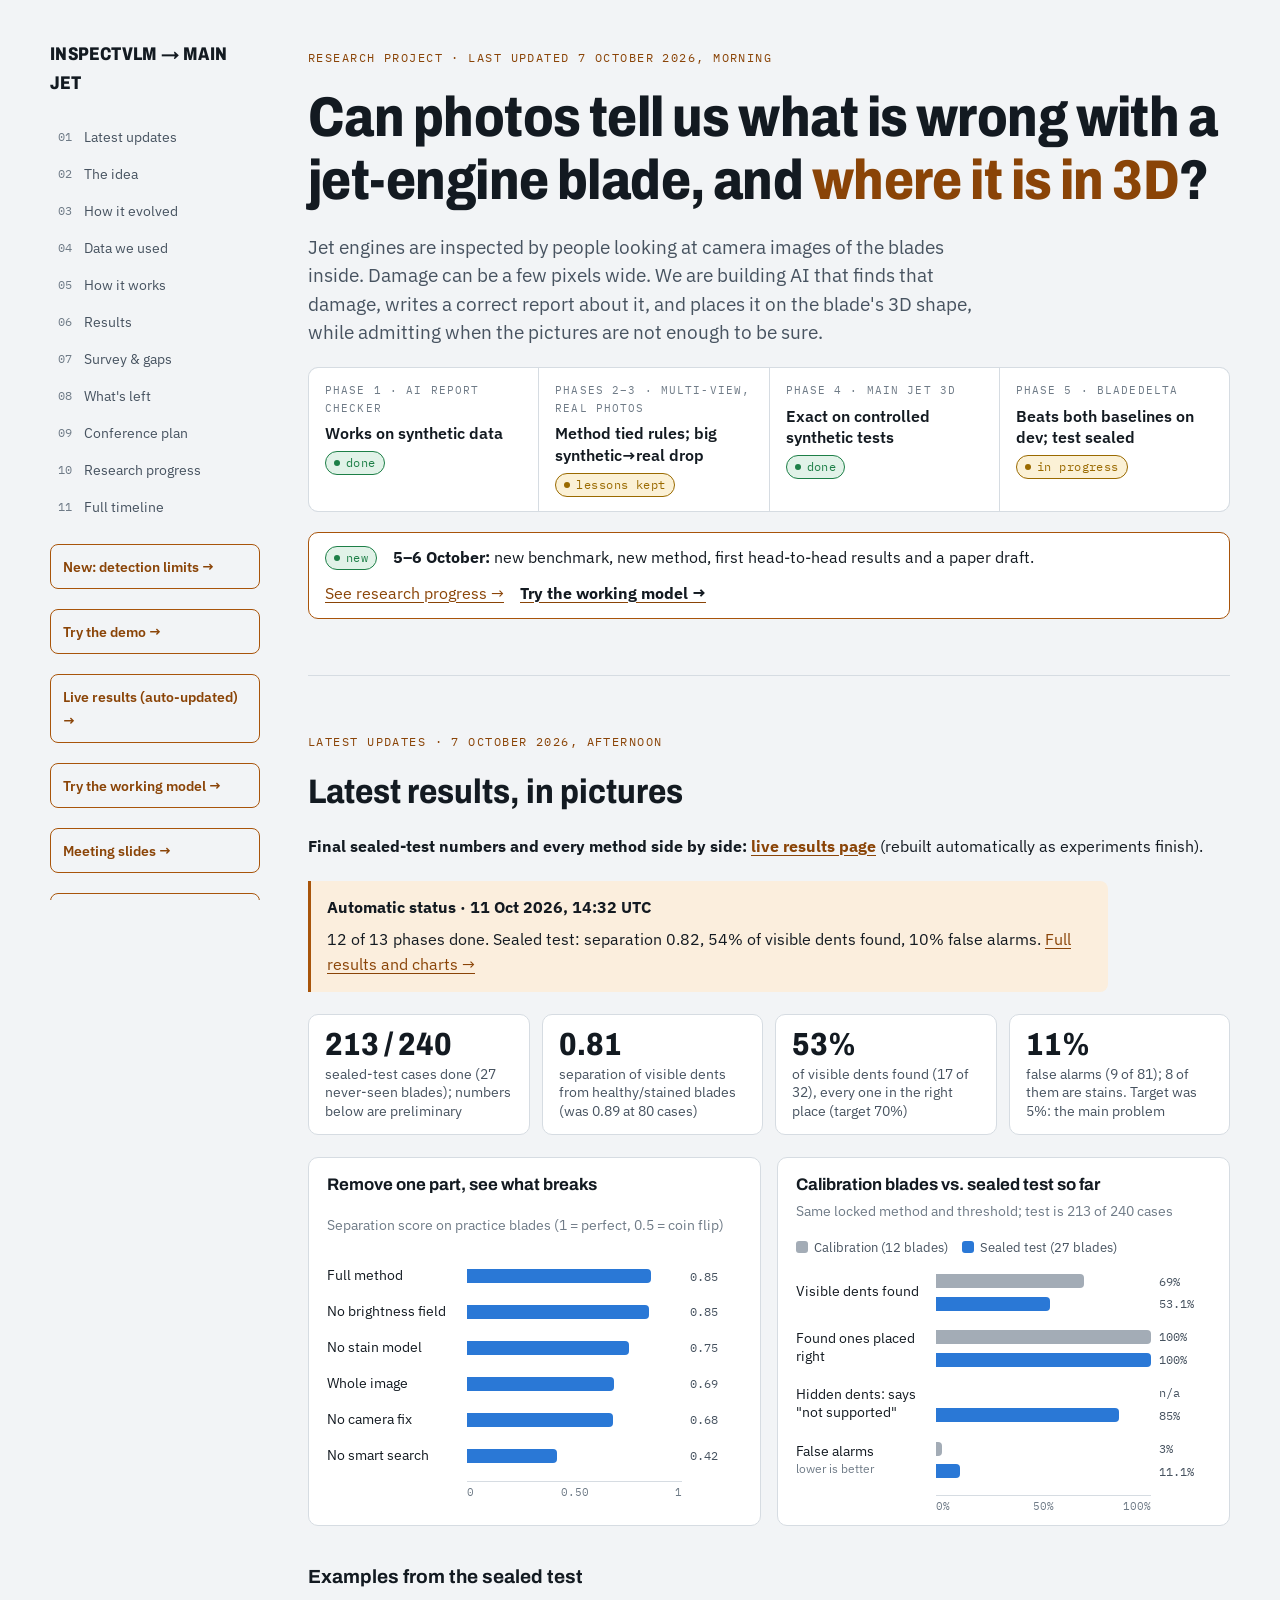
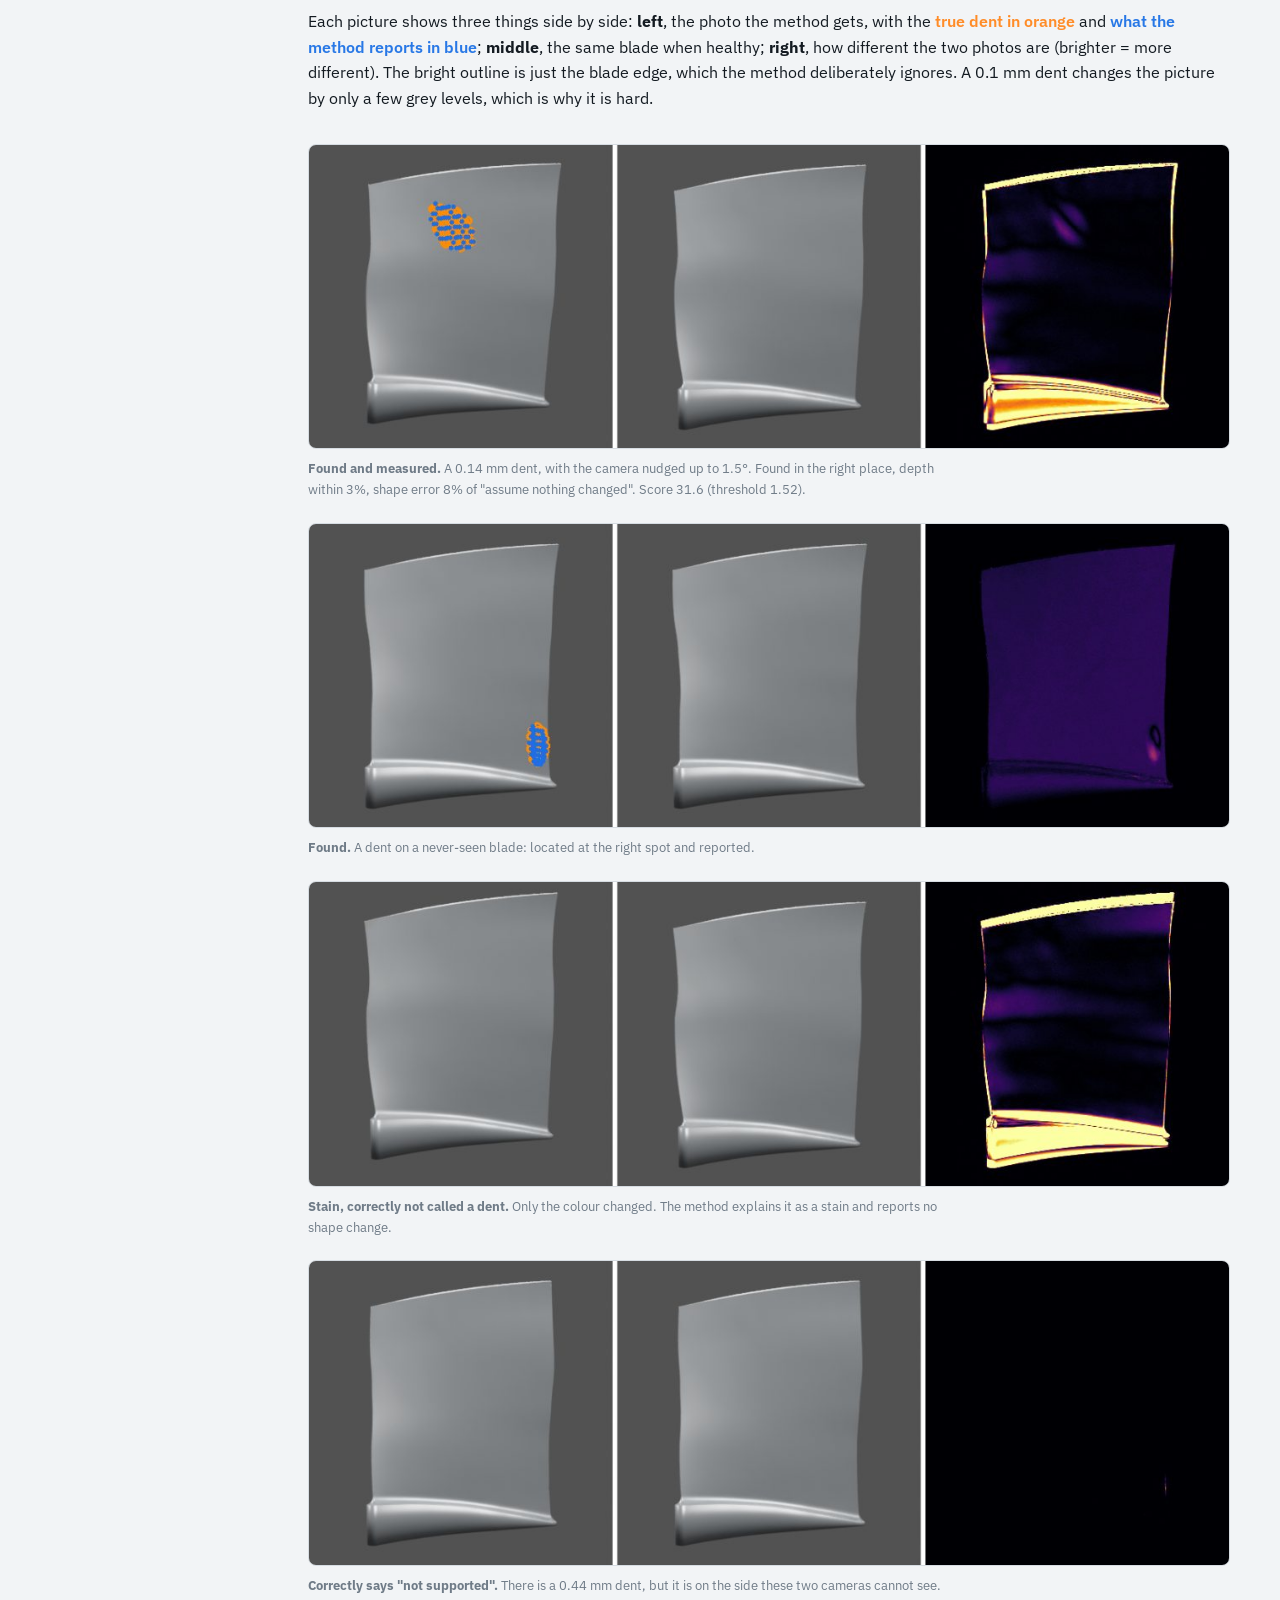
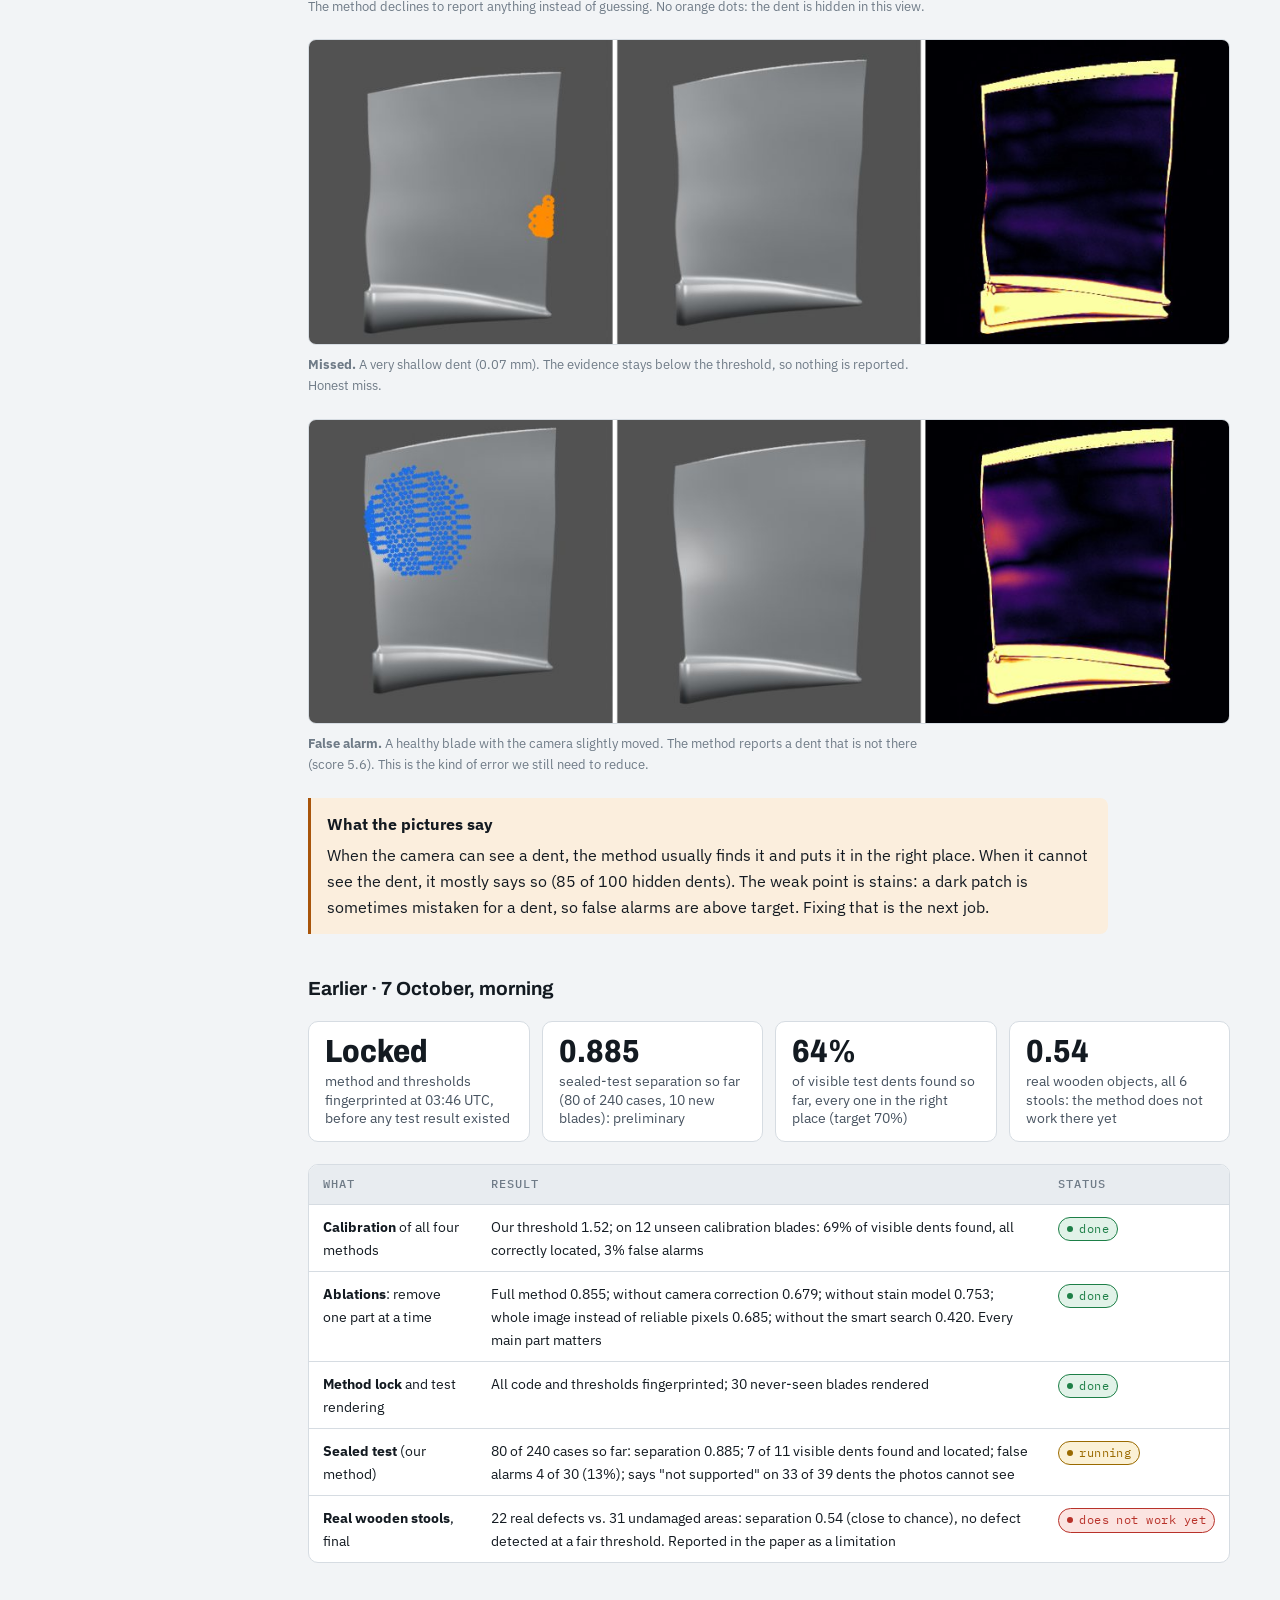
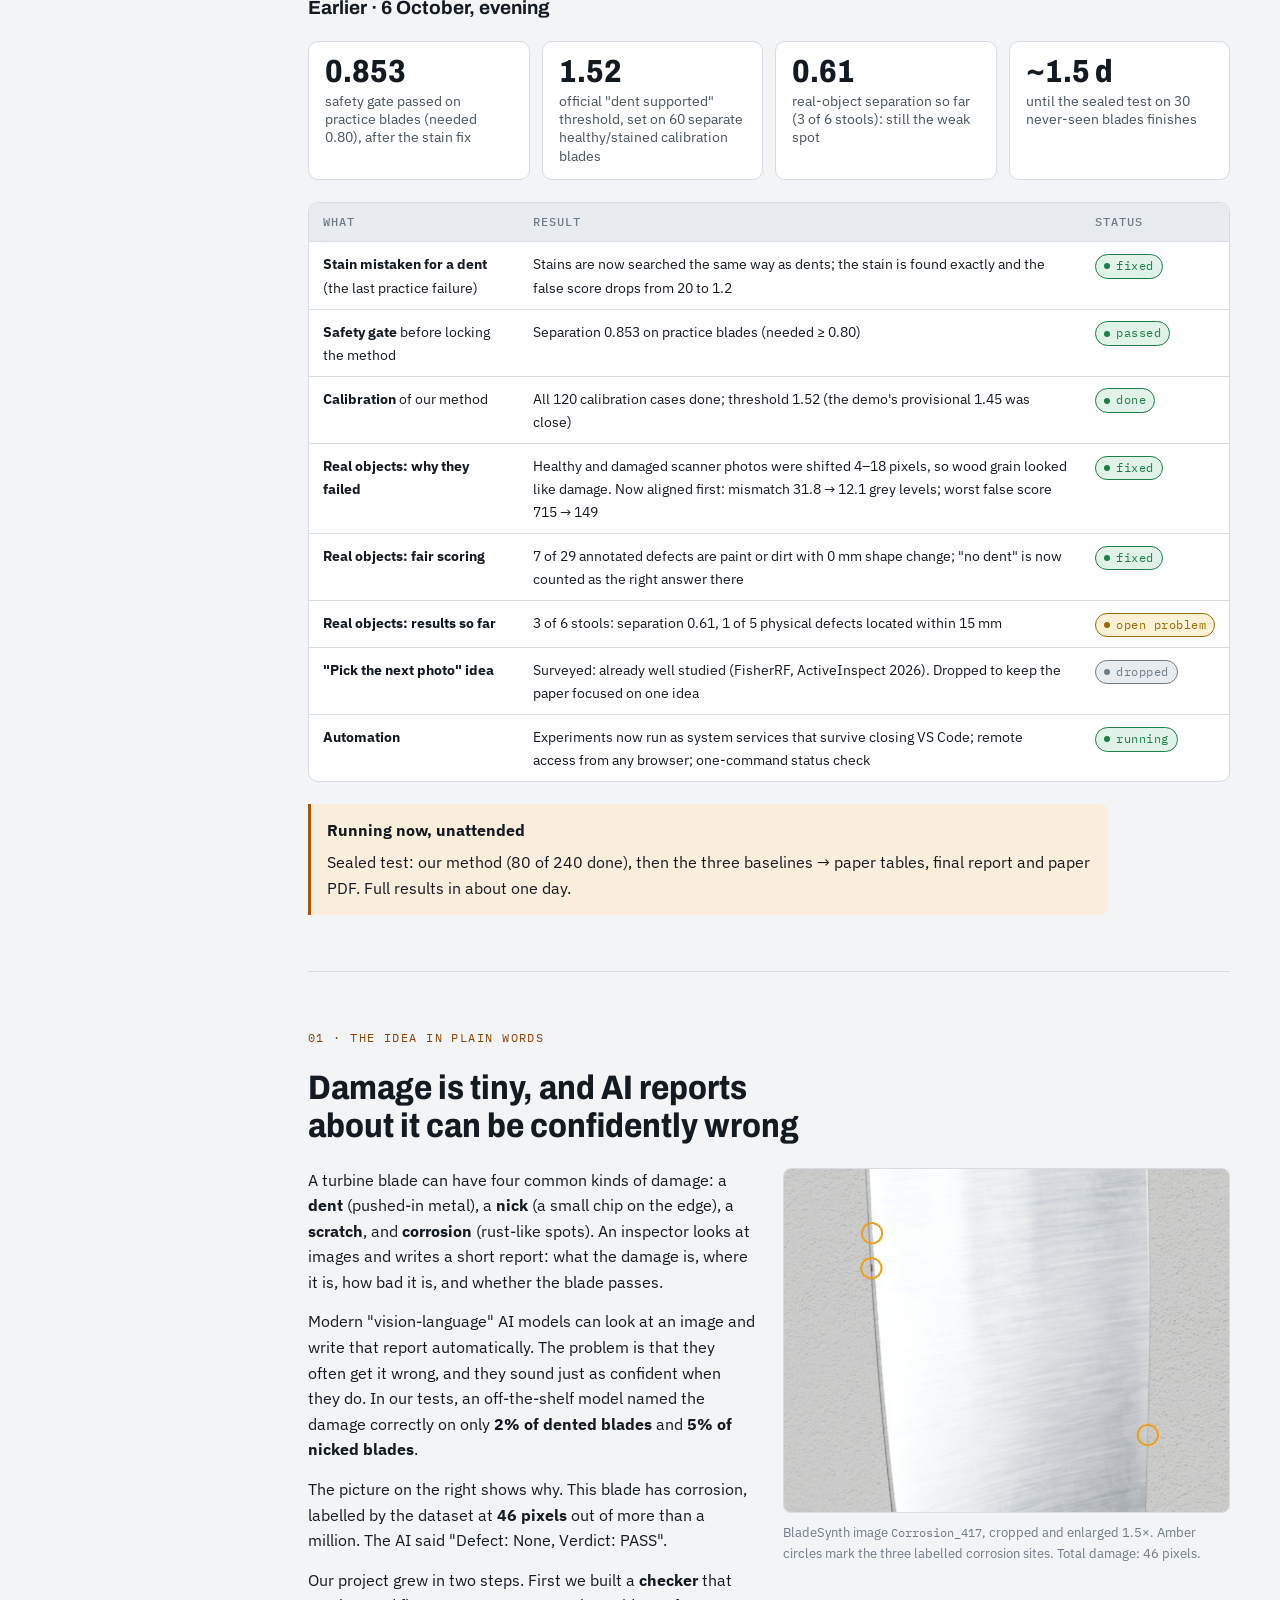
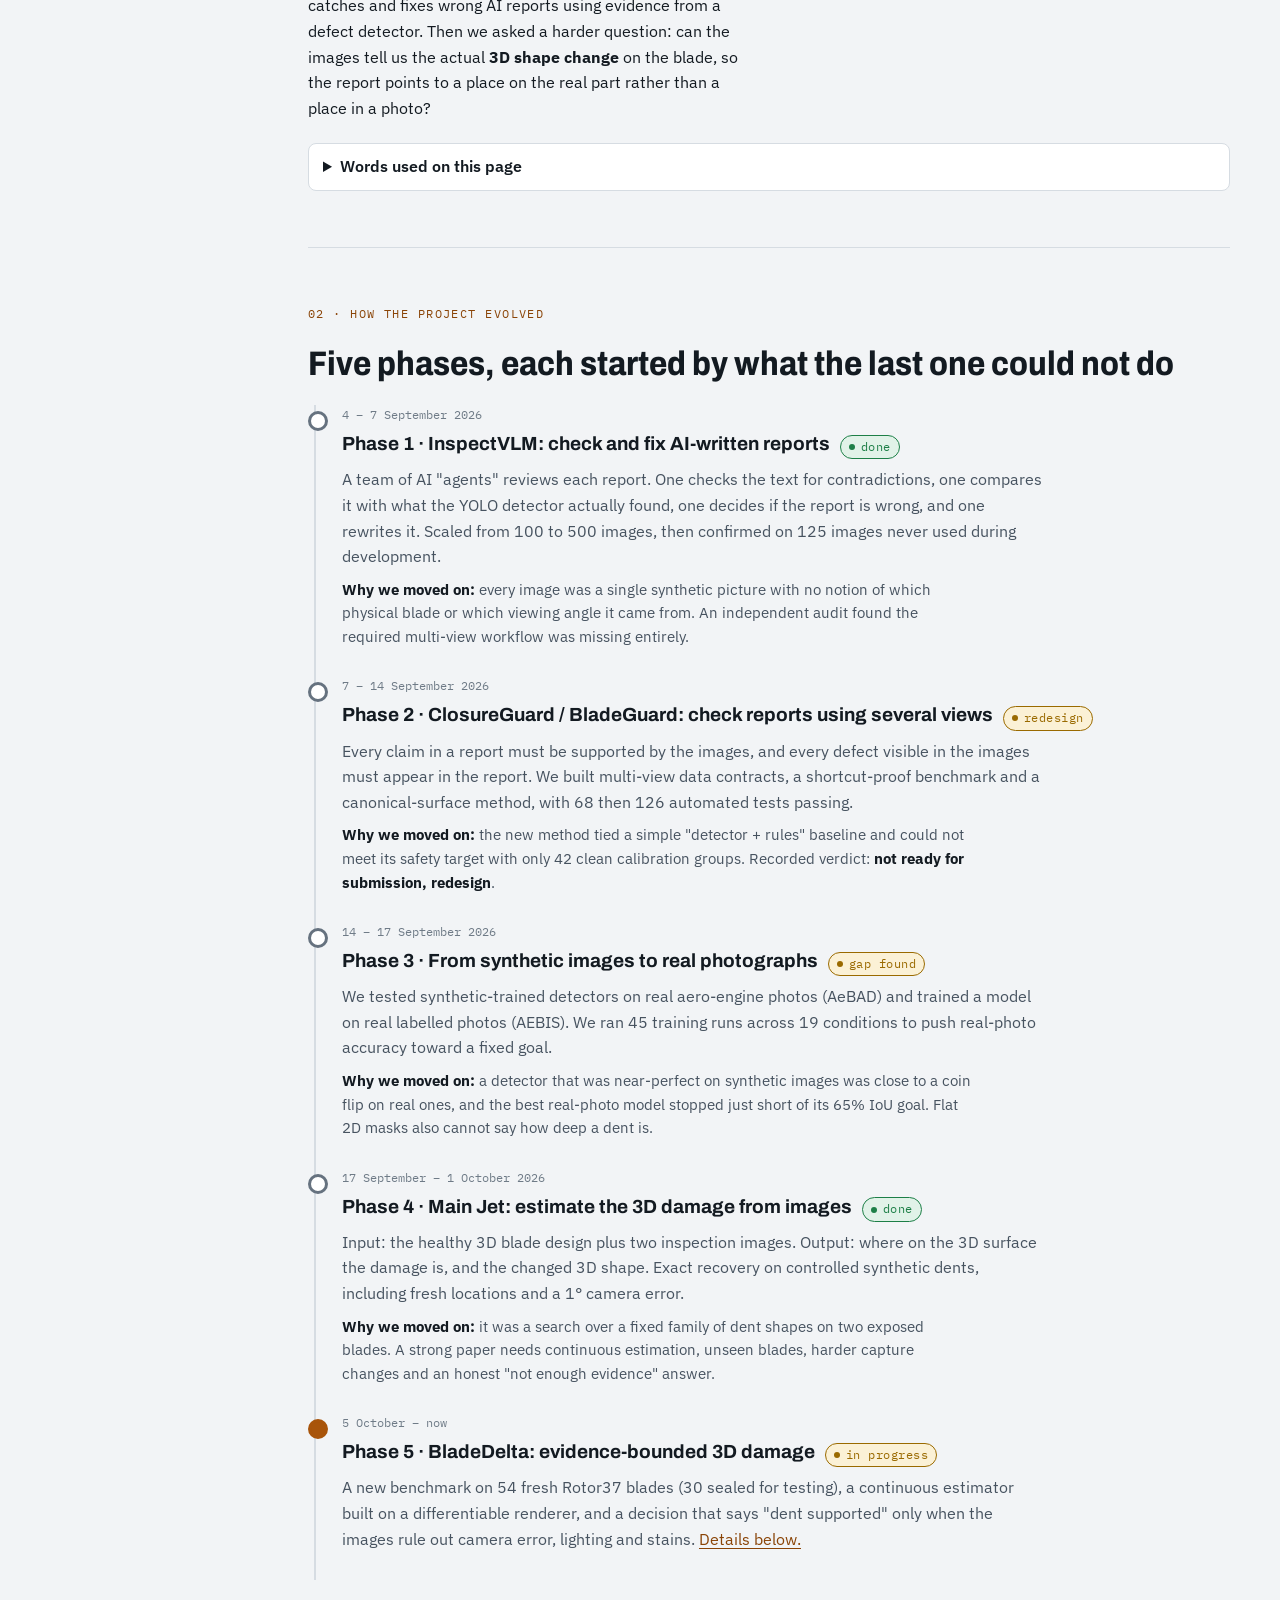
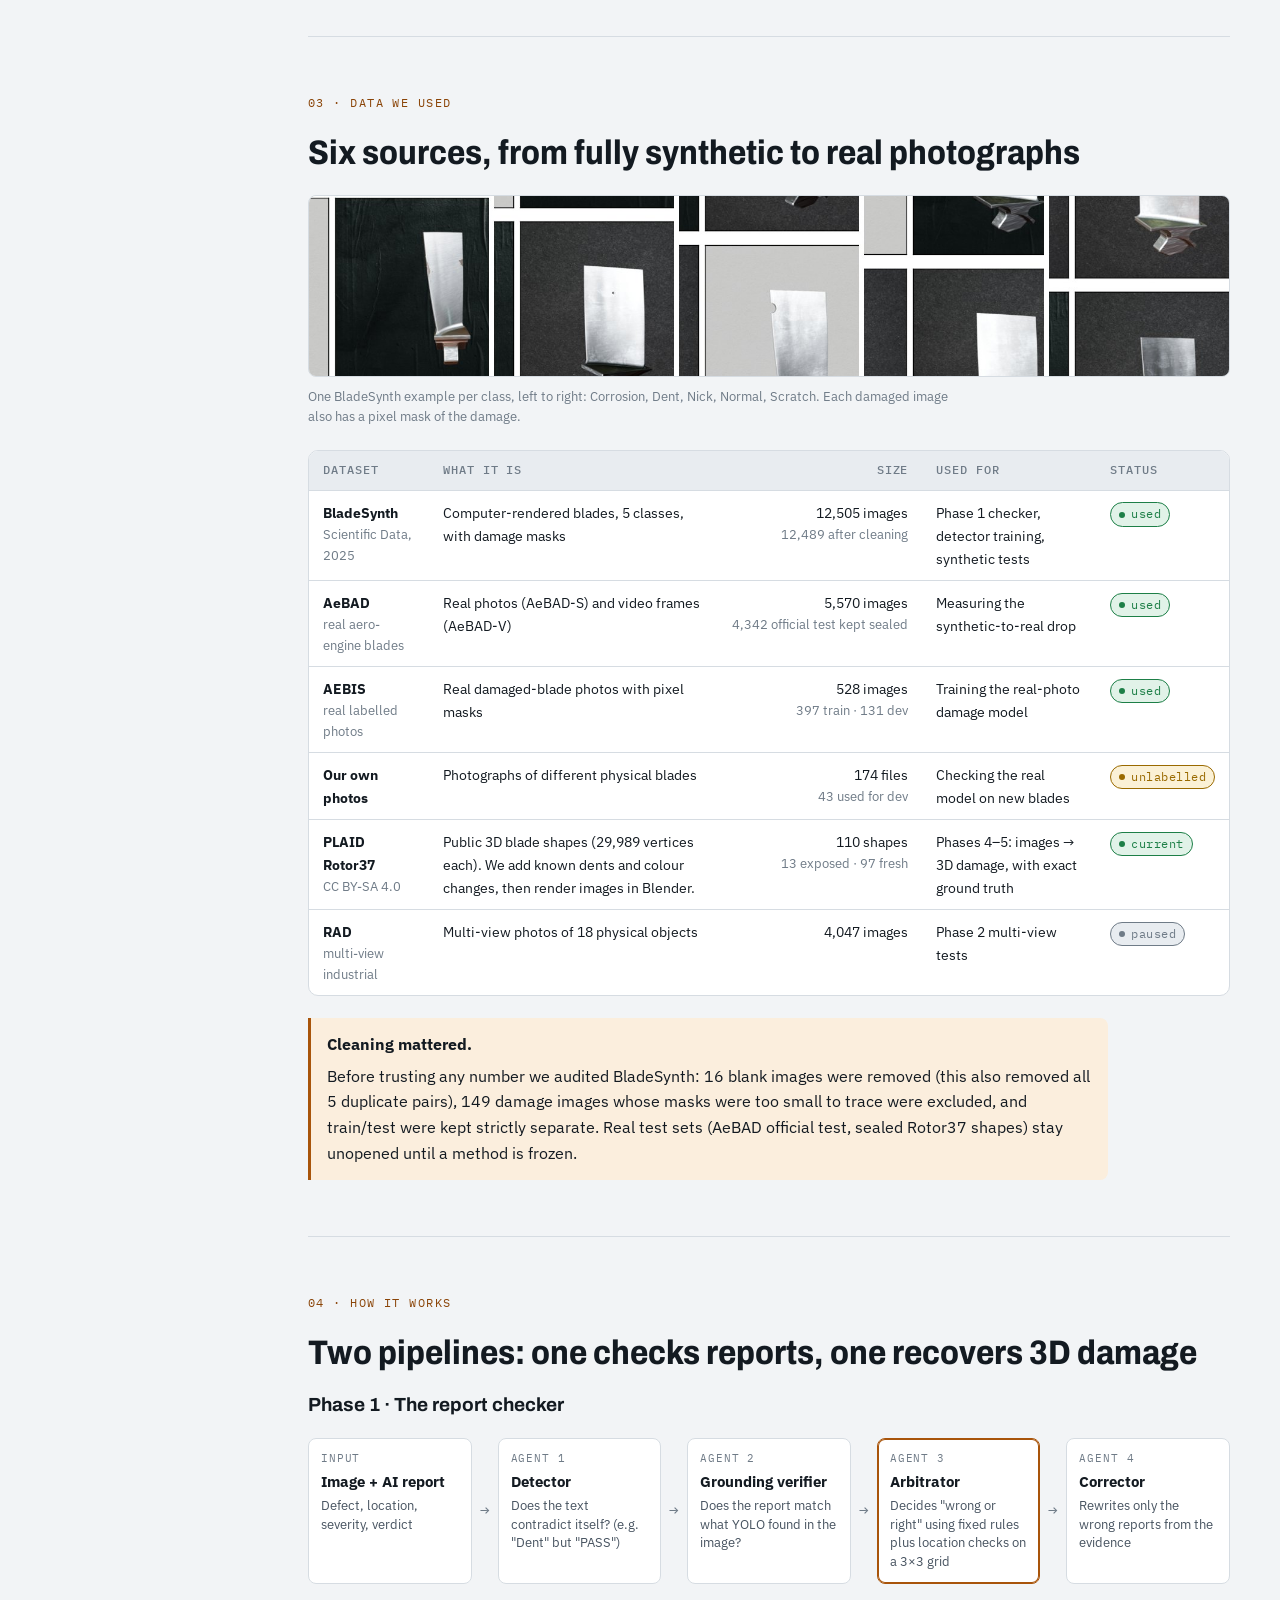
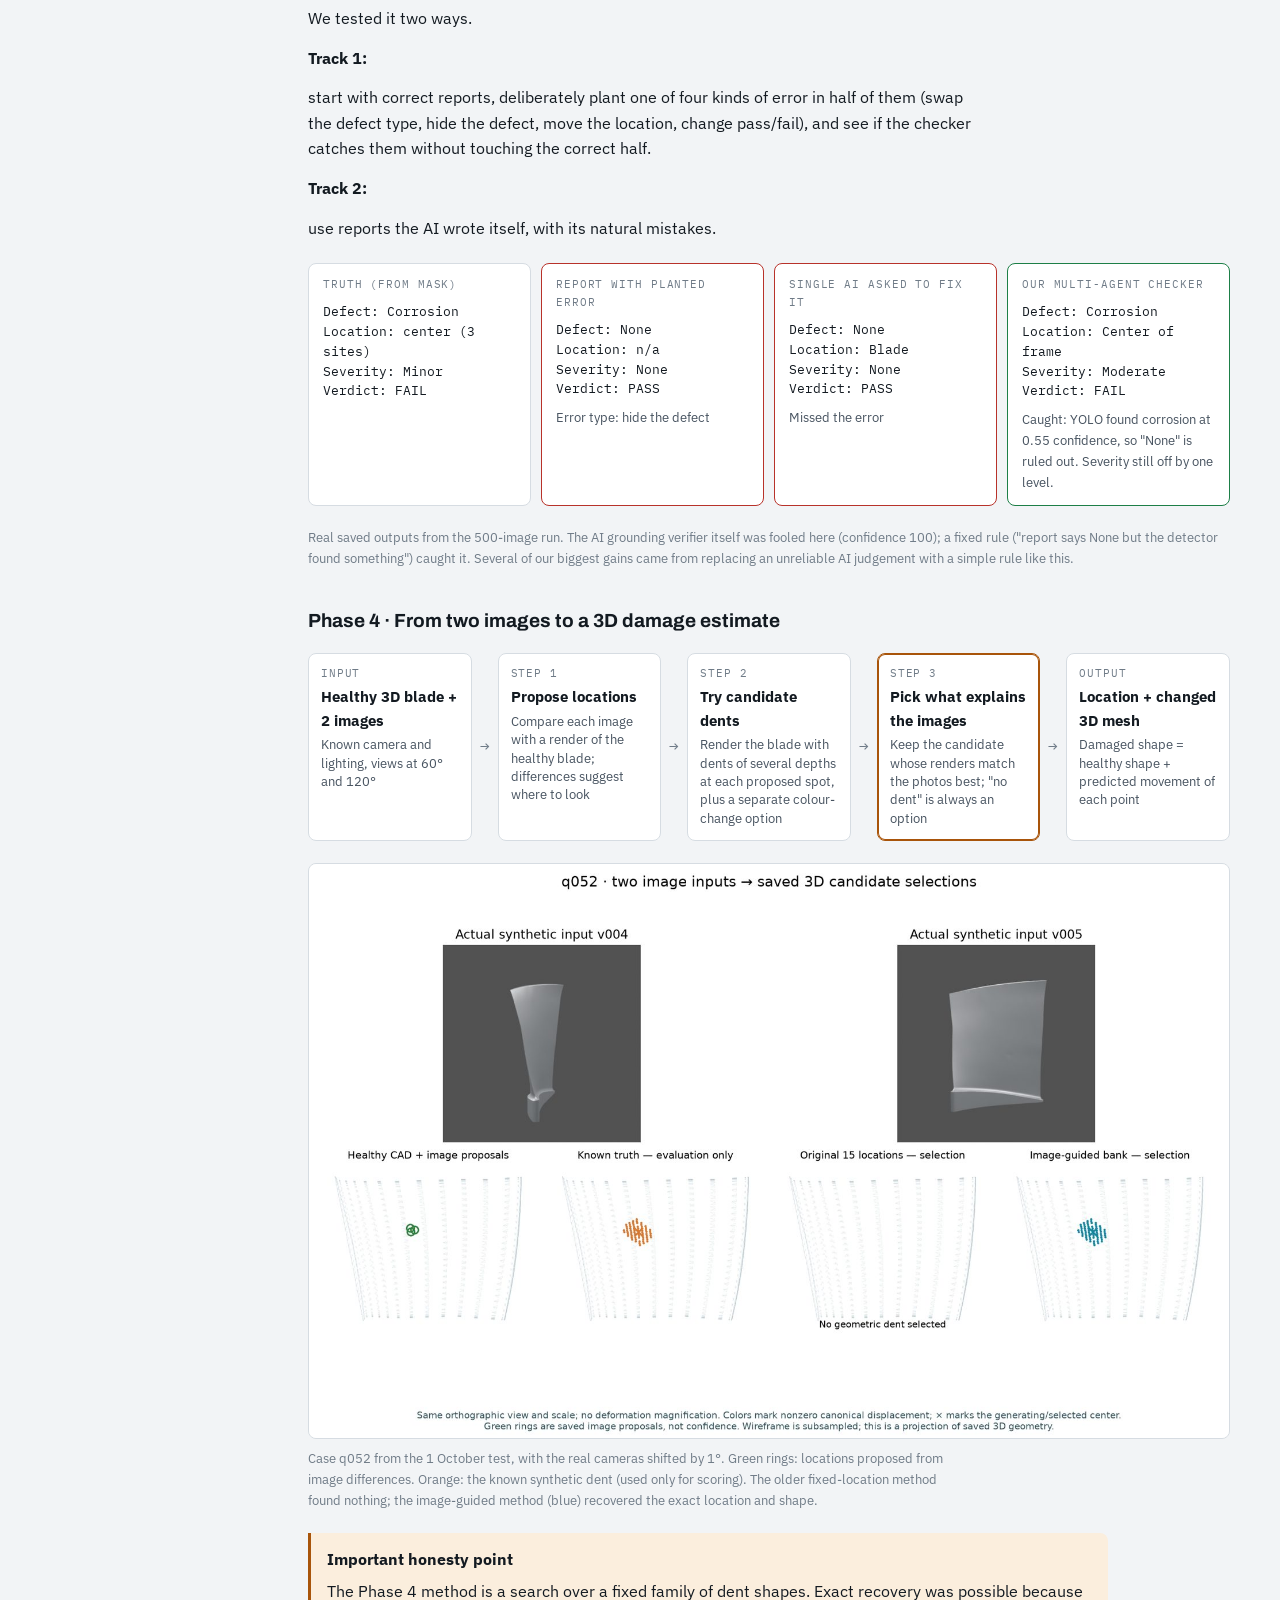
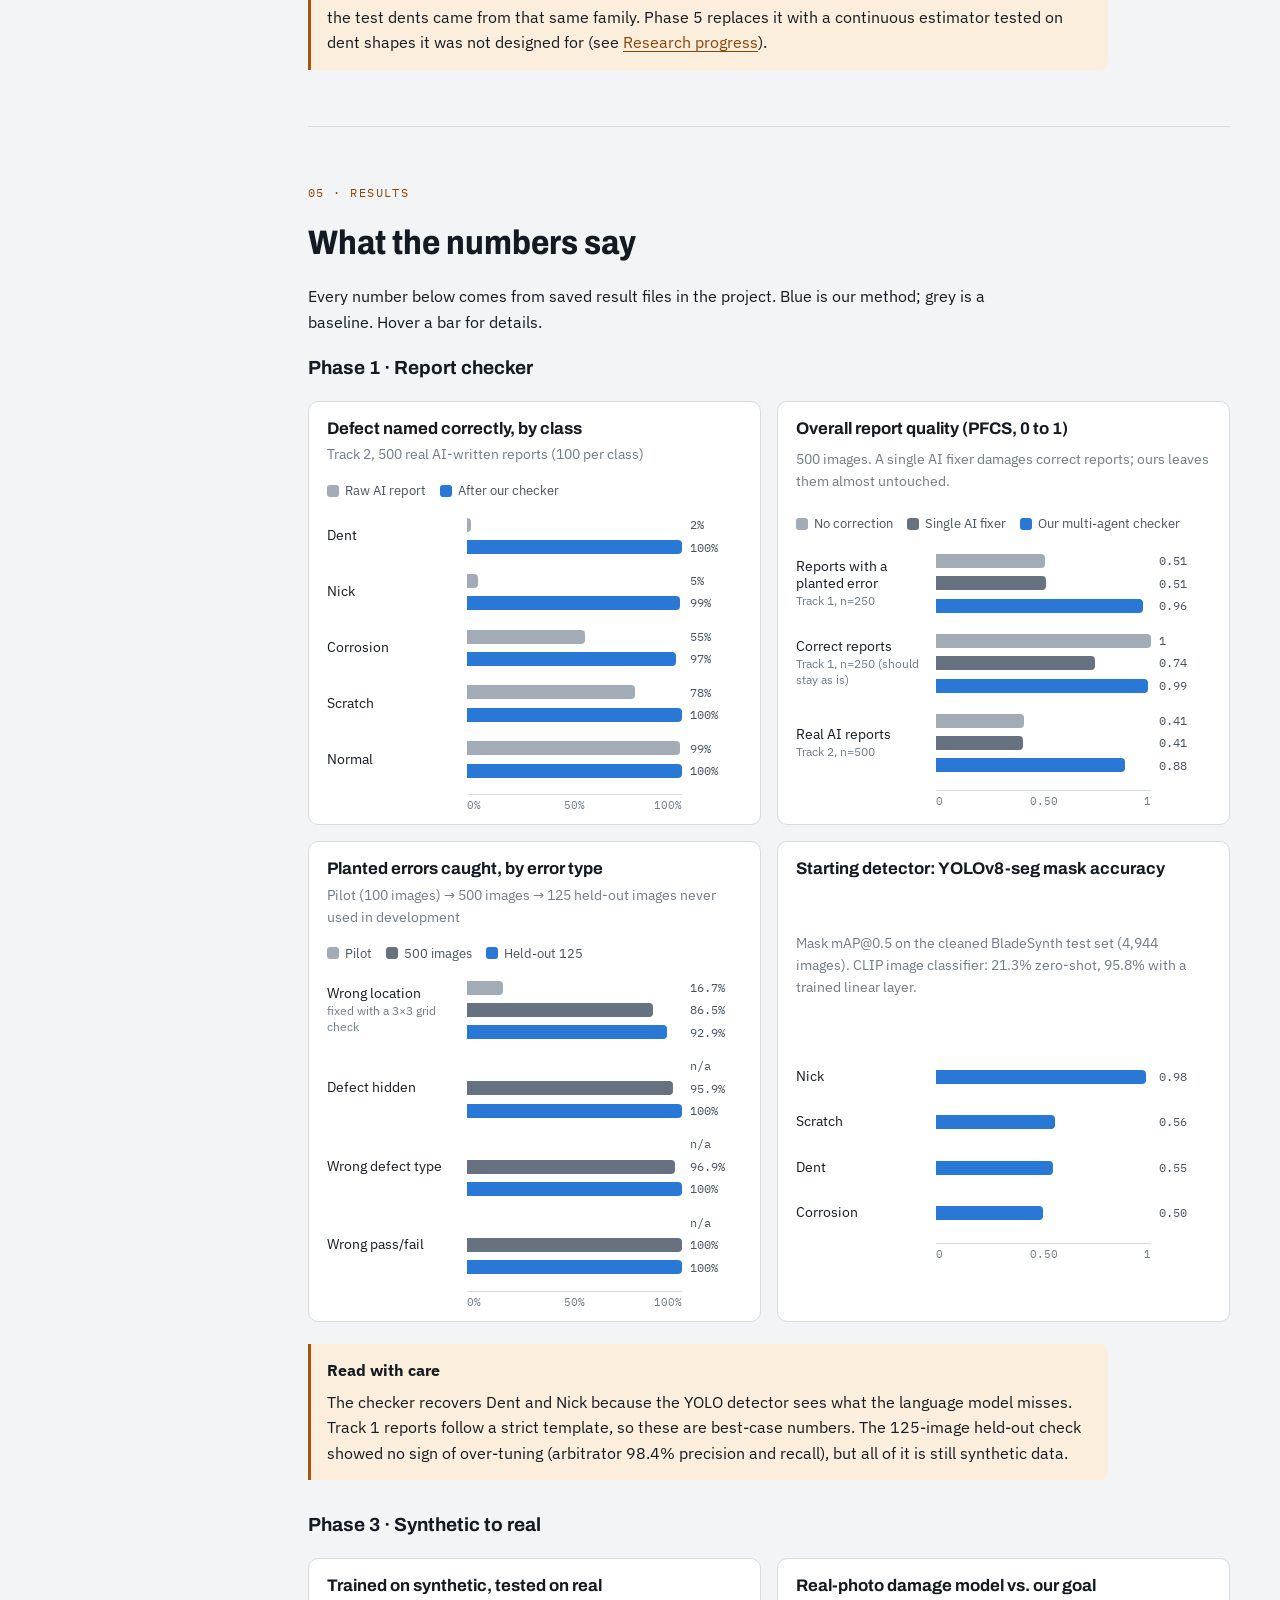
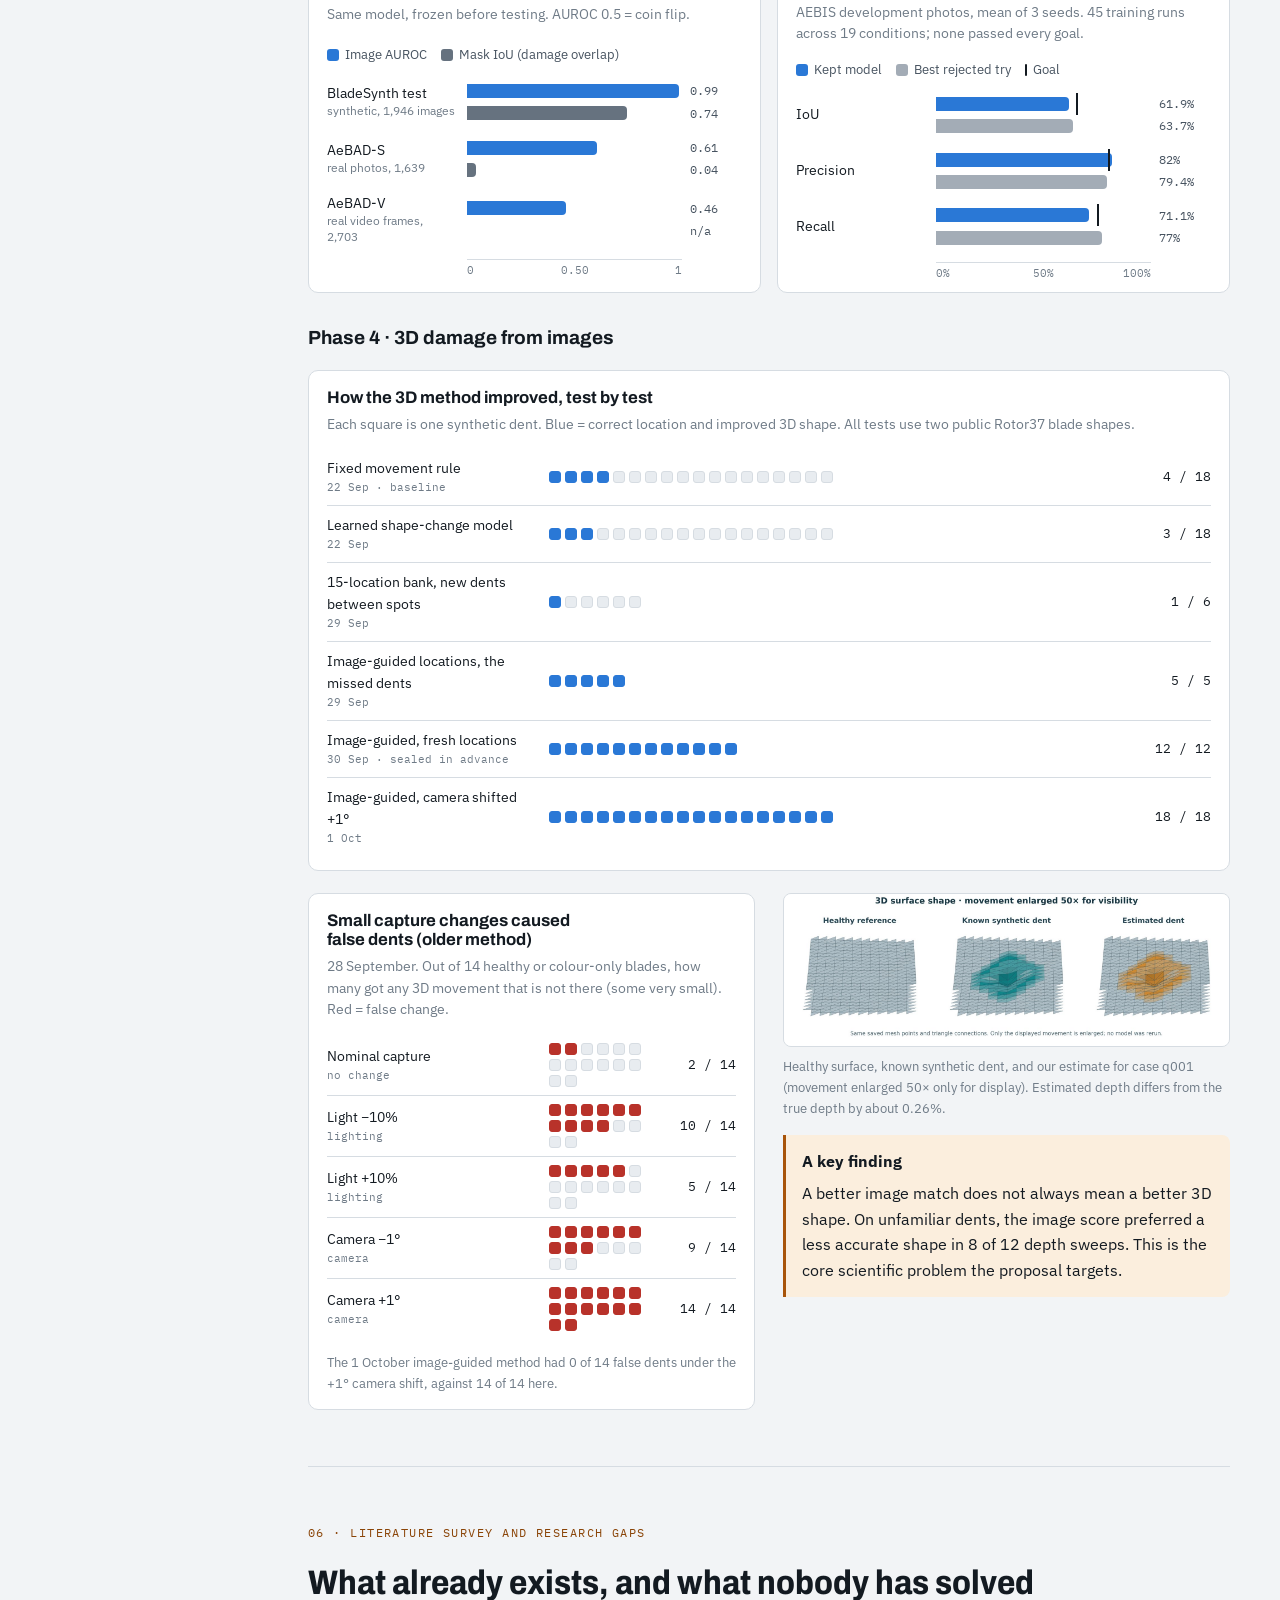
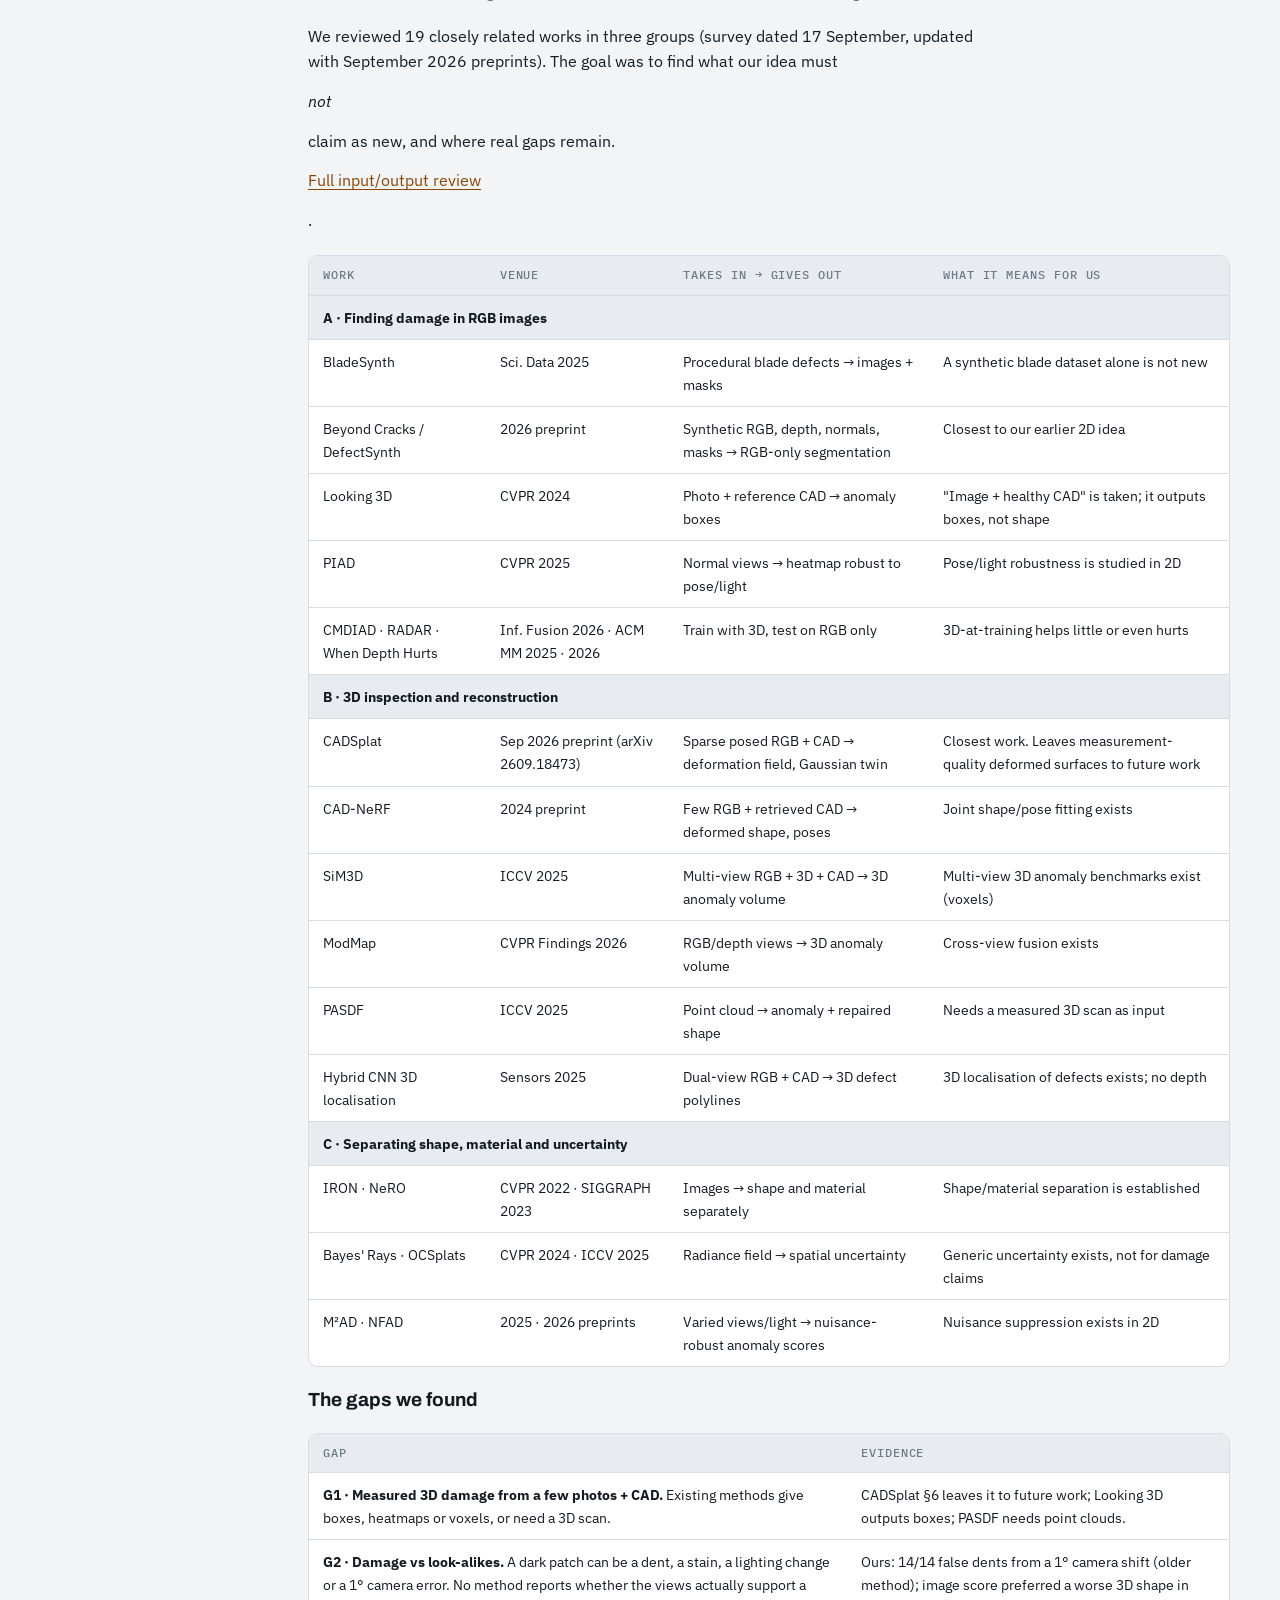
<file: index.html>
<!doctype html>
<html lang="en">
<head>
<meta charset="utf-8">
<meta name="viewport" content="width=device-width, initial-scale=1, viewport-fit=cover">
<title>InspectVLM &amp; Main Jet</title>
<link rel="preconnect" href="https://fonts.googleapis.com">
<link rel="preconnect" href="https://fonts.gstatic.com" crossorigin>
<link rel="stylesheet" href="https://fonts.googleapis.com/css2?family=Archivo:wdth,wght@62..125,600..800&family=IBM+Plex+Mono:wght@400;500;600&family=IBM+Plex+Sans:ital,wght@0,400;0,500;0,600;1,400&display=swap">
<link rel="stylesheet" href="styles.css">
</head>
<body>

<div class="shell">
  <nav class="rail" aria-label="Sections">
    <a class="brand" href="#top">InspectVLM → Main Jet</a>
    <ol>
      <li><a href="#latest">Latest updates</a></li>
      <li><a href="#idea">The idea</a></li>
      <li><a href="#journey">How it evolved</a></li>
      <li><a href="#data">Data we used</a></li>
      <li><a href="#method">How it works</a></li>
      <li><a href="#results">Results</a></li>
      <li><a href="#survey">Survey &amp; gaps</a></li>
      <li><a href="#left">What's left</a></li>
      <li><a href="#cvpr">Conference plan</a></li>
      <li><a href="#progress">Research progress</a></li>
      <li><a href="#timeline">Full timeline</a></li>
    </ol>
    <a class="rail-cta" href="phase2.html">New: detection limits →</a>
    <a class="rail-cta" href="try.html">Try the demo →</a>
    <a class="rail-cta" href="results.html">Live results (auto-updated) →</a>
    <a class="rail-cta" href="demo.html">Try the working model →</a>
    <a class="rail-cta" href="slides.html">Meeting slides →</a>
    <a class="rail-cta" href="proposal.html">Read the full proposal →</a>
  </nav>

  <main id="top">
    <!-- HERO -->
    <section class="hero" aria-labelledby="h-hero">
      <span class="eyebrow">Research project · last updated 7 October 2026, morning</span>
      <h1 id="h-hero">Can photos tell us what is wrong with a jet-engine blade, and <em>where it is in 3D</em>?</h1>
      <p class="lede">Jet engines are inspected by people looking at camera images of the blades inside. Damage can be a few pixels wide. We are building AI that finds that damage, writes a correct report about it, and places it on the blade's 3D shape, while admitting when the pictures are not enough to be sure.</p>
      <div class="status-strip" role="list">
        <div role="listitem"><span class="k">Phase 1 · AI report checker</span><span class="v">Works on synthetic data</span><span class="chip done">done</span></div>
        <div role="listitem"><span class="k">Phases 2–3 · Multi-view, real photos</span><span class="v">Method tied rules; big synthetic→real drop</span><span class="chip partial">lessons kept</span></div>
        <div role="listitem"><span class="k">Phase 4 · Main Jet 3D</span><span class="v">Exact on controlled synthetic tests</span><span class="chip done">done</span></div>
        <div role="listitem"><span class="k">Phase 5 · BladeDelta</span><span class="v">Beats both baselines on dev; test sealed</span><span class="chip partial">in progress</span></div>
      </div>
      <div class="callout-new">
        <span class="chip done">new</span>
        <span><b>5–6 October:</b> new benchmark, new method, first head-to-head results and a paper draft.</span>
        <a href="#progress">See research progress →</a>
        <a href="demo.html"><b>Try the working model →</b></a>
      </div>
    </section>

    <!-- LATEST UPDATES -->
    <section id="latest" aria-labelledby="h-latest">
      <span class="eyebrow">Latest updates · 7 October 2026, afternoon</span>
      <h2 id="h-latest">Latest results, in pictures</h2>
      <p><b>Final sealed-test numbers and every method side by side: <a href="results.html">live results page</a></b> (rebuilt automatically as experiments finish).</p>
      <!--AUTO-STATUS-START--><div class="note"><strong>Automatic status · 11 Oct 2026, 14:32 UTC</strong><p>12 of 13 phases done. Sealed test: separation 0.82, 54% of visible dents found, 10% false alarms. <a href="results.html">Full results and charts →</a></p></div><!--AUTO-STATUS-END-->
      <div class="stats">
        <div class="stat"><span class="big">213 / 240</span><span class="lbl">sealed-test cases done (27 never-seen blades); numbers below are preliminary</span></div>
        <div class="stat"><span class="big">0.81</span><span class="lbl">separation of visible dents from healthy/stained blades (was 0.89 at 80 cases)</span></div>
        <div class="stat"><span class="big">53%</span><span class="lbl">of visible dents found (17 of 32), every one in the right place (target 70%)</span></div>
        <div class="stat"><span class="big">11%</span><span class="lbl">false alarms (9 of 81); 8 of them are stains. Target was 5%: the main problem</span></div>
      </div>
      <div class="charts">
        <div class="chart" id="ch-latest-ablation"></div>
        <div class="chart" id="ch-latest-test"></div>
      </div>
      <h3 style="margin-top:18px">Examples from the sealed test</h3>
      <p>Each picture shows three things side by side: <b>left</b>, the photo the method gets, with the <span style="color:#ff8c28;font-weight:600">true dent in orange</span> and <span style="color:#2878e6;font-weight:600">what the method reports in blue</span>; <b>middle</b>, the same blade when healthy; <b>right</b>, how different the two photos are (brighter = more different). The bright outline is just the blade edge, which the method deliberately ignores. A 0.1 mm dent changes the picture by only a few grey levels, which is why it is hard.</p>
      <div style="display:grid;gap:22px;margin-top:10px">
        <figure>
          <img src="img/latest/test_0062_4.jpg" alt="Found and measured: photo with marks, healthy reference, difference map" loading="lazy">
          <figcaption><b>Found and measured.</b> A 0.14 mm dent, with the camera nudged up to 1.5°. Found in the right place, depth within 3%, shape error 8% of "assume nothing changed". Score 31.6 (threshold 1.52).</figcaption>
        </figure>
        <figure>
          <img src="img/latest/test_0054_3.jpg" alt="Found: photo with marks, healthy reference, difference map" loading="lazy">
          <figcaption><b>Found.</b> A dent on a never-seen blade: located at the right spot and reported.</figcaption>
        </figure>
        <figure>
          <img src="img/latest/test_0039_2.jpg" alt="Stain, correctly not called a dent: photo with marks, healthy reference, difference map" loading="lazy">
          <figcaption><b>Stain, correctly not called a dent.</b> Only the colour changed. The method explains it as a stain and reports no shape change.</figcaption>
        </figure>
        <figure>
          <img src="img/latest/test_0053_5.jpg" alt="Correctly says "not supported": photo with marks, healthy reference, difference map" loading="lazy">
          <figcaption><b>Correctly says "not supported".</b> There is a 0.44 mm dent, but it is on the side these two cameras cannot see. The method declines to report anything instead of guessing. No orange dots: the dent is hidden in this view.</figcaption>
        </figure>
        <figure>
          <img src="img/latest/test_0050_3.jpg" alt="Missed: photo with marks, healthy reference, difference map" loading="lazy">
          <figcaption><b>Missed.</b> A very shallow dent (0.07 mm). The evidence stays below the threshold, so nothing is reported. Honest miss.</figcaption>
        </figure>
        <figure>
          <img src="img/latest/test_0042_0.jpg" alt="False alarm: photo with marks, healthy reference, difference map" loading="lazy">
          <figcaption><b>False alarm.</b> A healthy blade with the camera slightly moved. The method reports a dent that is not there (score 5.6). This is the kind of error we still need to reduce.</figcaption>
        </figure>
      </div>
      <div class="note"><strong>What the pictures say</strong><p>When the camera can see a dent, the method usually finds it and puts it in the right place. When it cannot see the dent, it mostly says so (85 of 100 hidden dents). The weak point is stains: a dark patch is sometimes mistaken for a dent, so false alarms are above target. Fixing that is the next job.</p></div>
      <h3 style="margin-top:22px">Earlier · 7 October, morning</h3>
      <div class="stats">
        <div class="stat"><span class="big">Locked</span><span class="lbl">method and thresholds fingerprinted at 03:46 UTC, before any test result existed</span></div>
        <div class="stat"><span class="big">0.885</span><span class="lbl">sealed-test separation so far (80 of 240 cases, 10 new blades): preliminary</span></div>
        <div class="stat"><span class="big">64%</span><span class="lbl">of visible test dents found so far, every one in the right place (target 70%)</span></div>
        <div class="stat"><span class="big">0.54</span><span class="lbl">real wooden objects, all 6 stools: the method does not work there yet</span></div>
      </div>
      <div class="tablewrap">
        <table>
          <thead><tr><th>What</th><th>Result</th><th>Status</th></tr></thead>
          <tbody>
            <tr><td><b>Calibration</b> of all four methods</td><td>Our threshold 1.52; on 12 unseen calibration blades: 69% of visible dents found, all correctly located, 3% false alarms</td><td><span class="chip done">done</span></td></tr>
            <tr><td><b>Ablations</b>: remove one part at a time</td><td>Full method 0.855; without camera correction 0.679; without stain model 0.753; whole image instead of reliable pixels 0.685; without the smart search 0.420. Every main part matters</td><td><span class="chip done">done</span></td></tr>
            <tr><td><b>Method lock</b> and test rendering</td><td>All code and thresholds fingerprinted; 30 never-seen blades rendered</td><td><span class="chip done">done</span></td></tr>
            <tr><td><b>Sealed test</b> (our method)</td><td>80 of 240 cases so far: separation 0.885; 7 of 11 visible dents found and located; false alarms 4 of 30 (13%); says "not supported" on 33 of 39 dents the photos cannot see</td><td><span class="chip partial">running</span></td></tr>
            <tr><td><b>Real wooden stools</b>, final</td><td>22 real defects vs. 31 undamaged areas: separation 0.54 (close to chance), no defect detected at a fair threshold. Reported in the paper as a limitation</td><td><span class="chip no">does not work yet</span></td></tr>
          </tbody>
        </table>
      </div>
      <h3 style="margin-top:12px">Earlier · 6 October, evening</h3>
      <div class="stats">
        <div class="stat"><span class="big">0.853</span><span class="lbl">safety gate passed on practice blades (needed 0.80), after the stain fix</span></div>
        <div class="stat"><span class="big">1.52</span><span class="lbl">official "dent supported" threshold, set on 60 separate healthy/stained calibration blades</span></div>
        <div class="stat"><span class="big">0.61</span><span class="lbl">real-object separation so far (3 of 6 stools): still the weak spot</span></div>
        <div class="stat"><span class="big">~1.5 d</span><span class="lbl">until the sealed test on 30 never-seen blades finishes</span></div>
      </div>
      <div class="tablewrap">
        <table>
          <thead><tr><th>What</th><th>Result</th><th>Status</th></tr></thead>
          <tbody>
            <tr><td><b>Stain mistaken for a dent</b> (the last practice failure)</td><td>Stains are now searched the same way as dents; the stain is found exactly and the false score drops from 20 to 1.2</td><td><span class="chip done">fixed</span></td></tr>
            <tr><td><b>Safety gate</b> before locking the method</td><td>Separation 0.853 on practice blades (needed ≥ 0.80)</td><td><span class="chip done">passed</span></td></tr>
            <tr><td><b>Calibration</b> of our method</td><td>All 120 calibration cases done; threshold 1.52 (the demo's provisional 1.45 was close)</td><td><span class="chip done">done</span></td></tr>
            <tr><td><b>Real objects: why they failed</b></td><td>Healthy and damaged scanner photos were shifted 4–18 pixels, so wood grain looked like damage. Now aligned first: mismatch 31.8 → 12.1 grey levels; worst false score 715 → 149</td><td><span class="chip done">fixed</span></td></tr>
            <tr><td><b>Real objects: fair scoring</b></td><td>7 of 29 annotated defects are paint or dirt with 0 mm shape change; "no dent" is now counted as the right answer there</td><td><span class="chip done">fixed</span></td></tr>
            <tr><td><b>Real objects: results so far</b></td><td>3 of 6 stools: separation 0.61, 1 of 5 physical defects located within 15 mm</td><td><span class="chip partial">open problem</span></td></tr>
            <tr><td><b>"Pick the next photo" idea</b></td><td>Surveyed: already well studied (FisherRF, ActiveInspect 2026). Dropped to keep the paper focused on one idea</td><td><span class="chip paused">dropped</span></td></tr>
            <tr><td><b>Automation</b></td><td>Experiments now run as system services that survive closing VS Code; remote access from any browser; one-command status check</td><td><span class="chip done">running</span></td></tr>
          </tbody>
        </table>
      </div>
      <div class="note"><strong>Running now, unattended</strong><p>Sealed test: our method (80 of 240 done), then the three baselines → paper tables, final report and paper PDF. Full results in about one day.</p></div>
    </section>

    <!-- 1 IDEA -->
    <section id="idea" aria-labelledby="h-idea">
      <span class="eyebrow">01 · The idea in plain words</span>
      <h2 id="h-idea">Damage is tiny, and AI reports about it can be confidently wrong</h2>
      <div class="two">
        <div class="read">
          <p>A turbine blade can have four common kinds of damage: a <b>dent</b> (pushed-in metal), a <b>nick</b> (a small chip on the edge), a <b>scratch</b>, and <b>corrosion</b> (rust-like spots). An inspector looks at images and writes a short report: what the damage is, where it is, how bad it is, and whether the blade passes.</p>
          <p>Modern "vision-language" AI models can look at an image and write that report automatically. The problem is that they often get it wrong, and they sound just as confident when they do. In our tests, an off-the-shelf model named the damage correctly on only <b>2% of dented blades</b> and <b>5% of nicked blades</b>.</p>
          <p>The picture on the right shows why. This blade has corrosion, labelled by the dataset at <b class="num">46 pixels</b> out of more than a million. The AI said "Defect: None, Verdict: PASS".</p>
          <p>Our project grew in two steps. First we built a <b>checker</b> that catches and fixes wrong AI reports using evidence from a defect detector. Then we asked a harder question: can the images tell us the actual <b>3D shape change</b> on the blade, so the report points to a place on the real part rather than a place in a photo?</p>
        </div>
        <figure>
          <img src="img/example_corrosion.jpg" alt="Close-up of a silver turbine blade with three tiny amber circles marking corrosion spots that are barely visible." width="660" height="510">
          <figcaption>BladeSynth image <span class="mono">Corrosion_417</span>, cropped and enlarged 1.5×. Amber circles mark the three labelled corrosion sites. Total damage: 46 pixels.</figcaption>
        </figure>
      </div>
      <details>
        <summary>Words used on this page</summary>
        <dl class="gloss">
          <div><dt>VLM</dt><dd>Vision-language model. An AI that reads an image and writes text about it. We used Qwen2-VL-7B.</dd></div>
          <div><dt>Segmentation / mask</dt><dd>Colouring exactly which pixels are damage. A "mask" is that coloured map.</dd></div>
          <div><dt>YOLO</dt><dd>A fast object detector. Ours (YOLOv8-seg) draws a box and a mask around each defect.</dd></div>
          <div><dt>CAD / mesh</dt><dd>The blade's digital 3D design. A mesh is that shape stored as points (vertices) joined into triangles.</dd></div>
          <div><dt>IoU</dt><dd>Overlap between the predicted and true damage area. 100% is perfect, 0% means no overlap.</dd></div>
          <div><dt>AUROC</dt><dd>How well a score ranks damaged cases above healthy ones. 0.5 is a coin flip; 1.0 is perfect.</dd></div>
          <div><dt>Precision / recall</dt><dd>Precision: of the things flagged, how many were right. Recall: of the real problems, how many were found.</dd></div>
          <div><dt>PFCS</dt><dd>Our report score (0 to 1). It combines correct defect type, correct pass/fail, correct location and text similarity.</dd></div>
          <div><dt>Synthetic vs real</dt><dd>Synthetic images are computer-rendered with known answers. Real images are photographs, where answers must be labelled by people.</dd></div>
          <div><dt>Fit gain</dt><dd>How much better "dent + nuisance" explains the images than "nuisance only" (camera error, lighting, a stain). Large gain = the images support a dent.</dd></div>
          <div><dt>Dev / calib / test</dt><dd>Dev: used to build the method. Calib: used only to set the decision threshold. Test: sealed, rendered and scored once at the end.</dd></div>
        </dl>
      </details>
    </section>

    <!-- 2 JOURNEY -->
    <section id="journey" aria-labelledby="h-journey">
      <span class="eyebrow">02 · How the project evolved</span>
      <h2 id="h-journey">Five phases, each started by what the last one could not do</h2>
      <div class="timeline">
        <div class="phase">
          <span class="when">4 – 7 September 2026</span>
          <div class="head"><h3>Phase 1 · InspectVLM: check and fix AI-written reports</h3><span class="chip done">done</span></div>
          <p>A team of AI "agents" reviews each report. One checks the text for contradictions, one compares it with what the YOLO detector actually found, one decides if the report is wrong, and one rewrites it. Scaled from 100 to 500 images, then confirmed on 125 images never used during development.</p>
          <p class="why"><b>Why we moved on:</b> every image was a single synthetic picture with no notion of which physical blade or which viewing angle it came from. An independent audit found the required multi-view workflow was missing entirely.</p>
        </div>
        <div class="phase">
          <span class="when">7 – 14 September 2026</span>
          <div class="head"><h3>Phase 2 · ClosureGuard / BladeGuard: check reports using several views</h3><span class="chip partial">redesign</span></div>
          <p>Every claim in a report must be supported by the images, and every defect visible in the images must appear in the report. We built multi-view data contracts, a shortcut-proof benchmark and a canonical-surface method, with 68 then 126 automated tests passing.</p>
          <p class="why"><b>Why we moved on:</b> the new method tied a simple "detector + rules" baseline and could not meet its safety target with only 42 clean calibration groups. Recorded verdict: <b>not ready for submission, redesign</b>.</p>
        </div>
        <div class="phase">
          <span class="when">14 – 17 September 2026</span>
          <div class="head"><h3>Phase 3 · From synthetic images to real photographs</h3><span class="chip partial">gap found</span></div>
          <p>We tested synthetic-trained detectors on real aero-engine photos (AeBAD) and trained a model on real labelled photos (AEBIS). We ran 45 training runs across 19 conditions to push real-photo accuracy toward a fixed goal.</p>
          <p class="why"><b>Why we moved on:</b> a detector that was near-perfect on synthetic images was close to a coin flip on real ones, and the best real-photo model stopped just short of its 65% IoU goal. Flat 2D masks also cannot say how deep a dent is.</p>
        </div>
        <div class="phase">
          <span class="when">17 September – 1 October 2026</span>
          <div class="head"><h3>Phase 4 · Main Jet: estimate the 3D damage from images</h3><span class="chip done">done</span></div>
          <p>Input: the healthy 3D blade design plus two inspection images. Output: where on the 3D surface the damage is, and the changed 3D shape. Exact recovery on controlled synthetic dents, including fresh locations and a 1° camera error.</p>
          <p class="why"><b>Why we moved on:</b> it was a search over a fixed family of dent shapes on two exposed blades. A strong paper needs continuous estimation, unseen blades, harder capture changes and an honest "not enough evidence" answer.</p>
        </div>
        <div class="phase current">
          <span class="when">5 October – now</span>
          <div class="head"><h3>Phase 5 · BladeDelta: evidence-bounded 3D damage</h3><span class="chip partial">in progress</span></div>
          <p>A new benchmark on 54 fresh Rotor37 blades (30 sealed for testing), a continuous estimator built on a differentiable renderer, and a decision that says "dent supported" only when the images rule out camera error, lighting and stains. <a href="#progress">Details below.</a></p>
        </div>
      </div>
    </section>

    <!-- 3 DATA -->
    <section id="data" aria-labelledby="h-data">
      <span class="eyebrow">03 · Data we used</span>
      <h2 id="h-data">Six sources, from fully synthetic to real photographs</h2>
      <figure>
        <img src="img/classes.jpg" alt="Five synthetic turbine blade images in a row, one per class: corrosion, dent, nick, normal, scratch." width="1532" height="300">
        <figcaption>One BladeSynth example per class, left to right: Corrosion, Dent, Nick, Normal, Scratch. Each damaged image also has a pixel mask of the damage.</figcaption>
      </figure>
      <div class="tablewrap">
        <table>
          <thead><tr><th>Dataset</th><th>What it is</th><th style="text-align:right">Size</th><th>Used for</th><th>Status</th></tr></thead>
          <tbody>
            <tr><td><b>BladeSynth</b><span class="sub">Scientific Data, 2025</span></td><td>Computer-rendered blades, 5 classes, with damage masks</td><td class="n">12,505 images<span class="sub">12,489 after cleaning</span></td><td>Phase 1 checker, detector training, synthetic tests</td><td><span class="chip done">used</span></td></tr>
            <tr><td><b>AeBAD</b><span class="sub">real aero-engine blades</span></td><td>Real photos (AeBAD-S) and video frames (AeBAD-V)</td><td class="n">5,570 images<span class="sub">4,342 official test kept sealed</span></td><td>Measuring the synthetic-to-real drop</td><td><span class="chip done">used</span></td></tr>
            <tr><td><b>AEBIS</b><span class="sub">real labelled photos</span></td><td>Real damaged-blade photos with pixel masks</td><td class="n">528 images<span class="sub">397 train · 131 dev</span></td><td>Training the real-photo damage model</td><td><span class="chip done">used</span></td></tr>
            <tr><td><b>Our own photos</b></td><td>Photographs of different physical blades</td><td class="n">174 files<span class="sub">43 used for dev</span></td><td>Checking the real model on new blades</td><td><span class="chip partial">unlabelled</span></td></tr>
            <tr><td><b>PLAID Rotor37</b><span class="sub">CC BY-SA 4.0</span></td><td>Public 3D blade shapes (29,989 vertices each). We add known dents and colour changes, then render images in Blender.</td><td class="n">110 shapes<span class="sub">13 exposed · 97 fresh</span></td><td>Phases 4–5: images → 3D damage, with exact ground truth</td><td><span class="chip done">current</span></td></tr>
            <tr><td><b>RAD</b><span class="sub">multi-view industrial</span></td><td>Multi-view photos of 18 physical objects</td><td class="n">4,047 images</td><td>Phase 2 multi-view tests</td><td><span class="chip paused">paused</span></td></tr>
          </tbody>
        </table>
      </div>
      <div class="note">
        <strong>Cleaning mattered.</strong>
        <p>Before trusting any number we audited BladeSynth: 16 blank images were removed (this also removed all 5 duplicate pairs), 149 damage images whose masks were too small to trace were excluded, and train/test were kept strictly separate. Real test sets (AeBAD official test, sealed Rotor37 shapes) stay unopened until a method is frozen.</p>
      </div>
    </section>

    <!-- 4 METHOD -->
    <section id="method" aria-labelledby="h-method">
      <span class="eyebrow">04 · How it works</span>
      <h2 id="h-method">Two pipelines: one checks reports, one recovers 3D damage</h2>

      <h3>Phase 1 · The report checker</h3>
      <div class="flow" role="list" aria-label="Report checker pipeline">
        <div class="node" role="listitem"><span class="tag">input</span><b>Image + AI report</b><span>Defect, location, severity, verdict</span></div>
        <span class="arrow" aria-hidden="true">→</span>
        <div class="node" role="listitem"><span class="tag">agent 1</span><b>Detector</b><span>Does the text contradict itself? (e.g. "Dent" but "PASS")</span></div>
        <span class="arrow" aria-hidden="true">→</span>
        <div class="node" role="listitem"><span class="tag">agent 2</span><b>Grounding verifier</b><span>Does the report match what YOLO found in the image?</span></div>
        <span class="arrow" aria-hidden="true">→</span>
        <div class="node key" role="listitem"><span class="tag">agent 3</span><b>Arbitrator</b><span>Decides "wrong or right" using fixed rules plus location checks on a 3×3 grid</span></div>
        <span class="arrow" aria-hidden="true">→</span>
        <div class="node" role="listitem"><span class="tag">agent 4</span><b>Corrector</b><span>Rewrites only the wrong reports from the evidence</span></div>
      </div>
      <p class="read">We tested it two ways. <b>Track 1:</b> start with correct reports, deliberately plant one of four kinds of error in half of them (swap the defect type, hide the defect, move the location, change pass/fail), and see if the checker catches them without touching the correct half. <b>Track 2:</b> use reports the AI wrote itself, with its natural mistakes.</p>

      <div class="cards" aria-label="Worked example for Corrosion_417">
        <div class="report"><span class="who">Truth (from mask)</span><pre>Defect: Corrosion
Location: center (3 sites)
Severity: Minor
Verdict: FAIL</pre></div>
        <div class="report wrong"><span class="who">Report with planted error</span><pre>Defect: None
Location: n/a
Severity: None
Verdict: PASS</pre><span class="verdict">Error type: hide the defect</span></div>
        <div class="report wrong"><span class="who">Single AI asked to fix it</span><pre>Defect: None
Location: Blade
Severity: None
Verdict: PASS</pre><span class="verdict">Missed the error</span></div>
        <div class="report right"><span class="who">Our multi-agent checker</span><pre>Defect: Corrosion
Location: Center of frame
Severity: Moderate
Verdict: FAIL</pre><span class="verdict">Caught: YOLO found corrosion at 0.55 confidence, so "None" is ruled out. Severity still off by one level.</span></div>
      </div>
      <p class="small">Real saved outputs from the 500-image run. The AI grounding verifier itself was fooled here (confidence 100); a fixed rule ("report says None but the detector found something") caught it. Several of our biggest gains came from replacing an unreliable AI judgement with a simple rule like this.</p>

      <h3 style="margin-top:18px">Phase 4 · From two images to a 3D damage estimate</h3>
      <div class="flow" role="list" aria-label="3D damage pipeline">
        <div class="node" role="listitem"><span class="tag">input</span><b>Healthy 3D blade + 2 images</b><span>Known camera and lighting, views at 60° and 120°</span></div>
        <span class="arrow" aria-hidden="true">→</span>
        <div class="node" role="listitem"><span class="tag">step 1</span><b>Propose locations</b><span>Compare each image with a render of the healthy blade; differences suggest where to look</span></div>
        <span class="arrow" aria-hidden="true">→</span>
        <div class="node" role="listitem"><span class="tag">step 2</span><b>Try candidate dents</b><span>Render the blade with dents of several depths at each proposed spot, plus a separate colour-change option</span></div>
        <span class="arrow" aria-hidden="true">→</span>
        <div class="node key" role="listitem"><span class="tag">step 3</span><b>Pick what explains the images</b><span>Keep the candidate whose renders match the photos best; "no dent" is always an option</span></div>
        <span class="arrow" aria-hidden="true">→</span>
        <div class="node" role="listitem"><span class="tag">output</span><b>Location + changed 3D mesh</b><span>Damaged shape = healthy shape + predicted movement of each point</span></div>
      </div>
      <figure>
        <img src="img/camera_q052.jpg" alt="Two grey synthetic blade images at the top. Below, four wireframe panels: healthy CAD with green proposal rings, known truth in orange, an older method that selected nothing, and the image-guided method's blue selection matching the truth." width="1600" height="998">
        <figcaption>Case q052 from the 1 October test, with the real cameras shifted by 1°. Green rings: locations proposed from image differences. Orange: the known synthetic dent (used only for scoring). The older fixed-location method found nothing; the image-guided method (blue) recovered the exact location and shape.</figcaption>
      </figure>
      <div class="note">
        <strong>Important honesty point</strong>
        <p>The Phase 4 method is a search over a fixed family of dent shapes. Exact recovery was possible because the test dents came from that same family. Phase 5 replaces it with a continuous estimator tested on dent shapes it was not designed for (see <a href="#progress">Research progress</a>).</p>
      </div>
    </section>

    <!-- 5 RESULTS -->
    <section id="results" aria-labelledby="h-results">
      <span class="eyebrow">05 · Results</span>
      <h2 id="h-results">What the numbers say</h2>
      <p class="read">Every number below comes from saved result files in the project. Blue is our method; grey is a baseline. Hover a bar for details.</p>

      <h3>Phase 1 · Report checker</h3>
      <div class="charts">
        <div class="chart" id="ch-class"></div>
        <div class="chart" id="ch-pfcs"></div>
        <div class="chart" id="ch-catch"></div>
        <div class="chart" id="ch-yolo"></div>
      </div>
      <div class="note">
        <strong>Read with care</strong>
        <p>The checker recovers Dent and Nick because the YOLO detector sees what the language model misses. Track 1 reports follow a strict template, so these are best-case numbers. The 125-image held-out check showed no sign of over-tuning (arbitrator 98.4% precision and recall), but all of it is still synthetic data.</p>
      </div>

      <h3 style="margin-top:12px">Phase 3 · Synthetic to real</h3>
      <div class="charts">
        <div class="chart" id="ch-s2r"></div>
        <div class="chart" id="ch-real"></div>
      </div>

      <h3 style="margin-top:12px">Phase 4 · 3D damage from images</h3>
      <div class="chart">
        <h3>How the 3D method improved, test by test</h3>
        <p class="sub">Each square is one synthetic dent. Blue = correct location and improved 3D shape. All tests use two public Rotor37 blade shapes.</p>
        <div id="dots3d"></div>
      </div>
      <div class="two">
        <div class="chart">
          <h3>Small capture changes caused false dents (older method)</h3>
          <p class="sub">28 September. Out of 14 healthy or colour-only blades, how many got any 3D movement that is not there (some very small). Red = false change.</p>
          <div id="dotsfalse"></div>
          <p class="small">The 1 October image-guided method had 0 of 14 false dents under the +1° camera shift, against 14 of 14 here.</p>
        </div>
        <figure>
          <img src="img/mesh_compare.jpg" alt="Three wireframe surface patches: a flat healthy reference, a known synthetic dent in teal, and an estimated dent in orange with the same shape." width="1600" height="546">
          <figcaption>Healthy surface, known synthetic dent, and our estimate for case q001 (movement enlarged 50× only for display). Estimated depth differs from the true depth by about 0.26%.</figcaption>
          <div class="note" style="margin-top:6px">
            <strong>A key finding</strong>
            <p>A better image match does not always mean a better 3D shape. On unfamiliar dents, the image score preferred a less accurate shape in 8 of 12 depth sweeps. This is the core scientific problem the proposal targets.</p>
          </div>
        </figure>
      </div>
    </section>

    <!-- 6 SURVEY -->
    <section id="survey" aria-labelledby="h-survey">
      <span class="eyebrow">06 · Literature survey and research gaps</span>
      <h2 id="h-survey">What already exists, and what nobody has solved</h2>
      <p class="read">We reviewed 19 closely related works in three groups (survey dated 17 September, updated with September 2026 preprints). The goal was to find what our idea must <i>not</i> claim as new, and where real gaps remain. <a href="https://afeefaaazam03.github.io/MyPortfolio/main-jet/INPUT_OUTPUT_RESEARCH_REVIEW.html#input-output">Full input/output review</a>.</p>
      <div class="tablewrap">
        <table>
          <thead><tr><th>Work</th><th>Venue</th><th>Takes in → gives out</th><th>What it means for us</th></tr></thead>
          <tbody>
            <tr><td colspan="4" style="background:var(--surface-2)"><b>A · Finding damage in RGB images</b></td></tr>
            <tr><td>BladeSynth</td><td>Sci. Data 2025</td><td>Procedural blade defects → images + masks</td><td>A synthetic blade dataset alone is not new</td></tr>
            <tr><td>Beyond Cracks / DefectSynth</td><td>2026 preprint</td><td>Synthetic RGB, depth, normals, masks → RGB-only segmentation</td><td>Closest to our earlier 2D idea</td></tr>
            <tr><td>Looking 3D</td><td>CVPR 2024</td><td>Photo + reference CAD → anomaly boxes</td><td>"Image + healthy CAD" is taken; it outputs boxes, not shape</td></tr>
            <tr><td>PIAD</td><td>CVPR 2025</td><td>Normal views → heatmap robust to pose/light</td><td>Pose/light robustness is studied in 2D</td></tr>
            <tr><td>CMDIAD · RADAR · When Depth Hurts</td><td>Inf. Fusion 2026 · ACM MM 2025 · 2026</td><td>Train with 3D, test on RGB only</td><td>3D-at-training helps little or even hurts</td></tr>
            <tr><td colspan="4" style="background:var(--surface-2)"><b>B · 3D inspection and reconstruction</b></td></tr>
            <tr><td>CADSplat</td><td>Sep 2026 preprint (arXiv 2609.18473)</td><td>Sparse posed RGB + CAD → deformation field, Gaussian twin</td><td>Closest work. Leaves measurement-quality deformed surfaces to future work</td></tr>
            <tr><td>CAD-NeRF</td><td>2024 preprint</td><td>Few RGB + retrieved CAD → deformed shape, poses</td><td>Joint shape/pose fitting exists</td></tr>
            <tr><td>SiM3D</td><td>ICCV 2025</td><td>Multi-view RGB + 3D + CAD → 3D anomaly volume</td><td>Multi-view 3D anomaly benchmarks exist (voxels)</td></tr>
            <tr><td>ModMap</td><td>CVPR Findings 2026</td><td>RGB/depth views → 3D anomaly volume</td><td>Cross-view fusion exists</td></tr>
            <tr><td>PASDF</td><td>ICCV 2025</td><td>Point cloud → anomaly + repaired shape</td><td>Needs a measured 3D scan as input</td></tr>
            <tr><td>Hybrid CNN 3D localisation</td><td>Sensors 2025</td><td>Dual-view RGB + CAD → 3D defect polylines</td><td>3D localisation of defects exists; no depth</td></tr>
            <tr><td colspan="4" style="background:var(--surface-2)"><b>C · Separating shape, material and uncertainty</b></td></tr>
            <tr><td>IRON · NeRO</td><td>CVPR 2022 · SIGGRAPH 2023</td><td>Images → shape and material separately</td><td>Shape/material separation is established</td></tr>
            <tr><td>Bayes' Rays · OCSplats</td><td>CVPR 2024 · ICCV 2025</td><td>Radiance field → spatial uncertainty</td><td>Generic uncertainty exists, not for damage claims</td></tr>
            <tr><td>M²AD · NFAD</td><td>2025 · 2026 preprints</td><td>Varied views/light → nuisance-robust anomaly scores</td><td>Nuisance suppression exists in 2D</td></tr>
          </tbody>
        </table>
      </div>
      <h3>The gaps we found</h3>
      <div class="tablewrap">
        <table>
          <thead><tr><th>Gap</th><th>Evidence</th></tr></thead>
          <tbody>
            <tr><td><b>G1 · Measured 3D damage from a few photos + CAD.</b> Existing methods give boxes, heatmaps or voxels, or need a 3D scan.</td><td>CADSplat §6 leaves it to future work; Looking 3D outputs boxes; PASDF needs point clouds.</td></tr>
            <tr><td><b>G2 · Damage vs look-alikes.</b> A dark patch can be a dent, a stain, a lighting change or a 1° camera error. No method reports whether the views actually support a physical change.</td><td>Ours: 14/14 false dents from a 1° camera shift (older method); image score preferred a worse 3D shape in 8/12 sweeps.</td></tr>
            <tr><td><b>G3 · No benchmark with paired truth.</b> No public set has blade images, healthy CAD, exact damaged meshes, negative controls and capture perturbations together.</td><td>Survey; BladeDelta (Phase 5) is our answer.</td></tr>
            <tr><td><b>G4 · Synthetic training does not transfer.</b></td><td>Ours: AUROC 0.986 synthetic → 0.606 real photos; mask IoU 0.744 → 0.040.</td></tr>
            <tr><td><b>G5 · AI reports are not grounded.</b> Language models miss subtle defects and write confident wrong reports.</td><td>Ours: raw VLM 2% Dent, 5% Nick accuracy; fixed to 100% / 99% with detector grounding.</td></tr>
            <tr><td><b>G6 · No real validation data.</b> No public set pairs real blade photos with measured 3D damage.</td><td>Our 20 September geometry audit; a 3D-printed blade capture is planned.</td></tr>
          </tbody>
        </table>
      </div>
    </section>

    <!-- 7 LEFT -->
    <section id="left" aria-labelledby="h-left">
      <span class="eyebrow">07 · What is done, what is left, what we need</span>
      <h2 id="h-left">Where the work stands</h2>
      <div class="cols3">
        <div class="col">
          <h3><span class="chip done">done</span></h3>
          <ul>
            <li><b>Report checker</b> at 500 + 125 held-out images, 96–98% error detection</li>
            <li><b>Real-photo damage model</b> (61.9% IoU) and real-vs-synthetic gap measured</li>
            <li><b>Main Jet 3D:</b> 12/12 fresh locations, 18/18 dents under +1° camera</li>
            <li><b>BladeDelta benchmark:</b> 456 cases, protocol hash-frozen, test sealed</li>
            <li><b>Continuous estimator</b> with calibrated "not supported" decision</li>
            <li><b>Baselines</b> on the same renderer and evidence domain</li>
            <li><b>Paper draft</b> on a conference template, 22 verified references</li>
            <li><b>Print-ready blade STL</b> and real-capture guide</li>
          </ul>
        </div>
        <div class="col">
          <h3><span class="chip partial">still open</span></h3>
          <ul>
            <li><b>Calibration runs</b> for the decision threshold (running now)</li>
            <li><b>One outlier type:</b> strong colour patch under camera + light change</li>
            <li><b>Detection target:</b> 61% of observable dents at 10% false alarms on dev; goal is 70%</li>
            <li><b>Ablations</b> and the 2 / 4 / 7-view study</li>
            <li><b>Method freeze</b>, then the one-time sealed test</li>
            <li><b>Scratches, corrosion, nicks</b> in 3D; dents only so far</li>
          </ul>
        </div>
        <div class="col">
          <h3><span class="chip no">needed from you</span></h3>
          <ul>
            <li><b>Order 3 resin prints</b> of <span class="mono">print/rotor37_s11_148mm.stl</span> (guide in <span class="mono">print/CAPTURE_GUIDE.md</span>)</li>
            <li><b>Access to a 3D scanner,</b> or a dial gauge, to measure dents</li>
            <li><b>Six survey papers' links/PDFs</b> I could not verify (PIAD, PASDF, ModMap, NFAD, When Depth Hurts, DefectSynth)</li>
            <li><b>Advisor review</b> of the contribution claim by about 25 October</li>
            <li><b>Author names and affiliations</b> for the submission</li>
          </ul>
        </div>
      </div>
    </section>

    <!-- 8 PLAN -->
    <section id="cvpr" aria-labelledby="h-cvpr">
      <span class="eyebrow">08 · Conference plan</span>
      <h2 id="h-cvpr">Target: a top-tier vision conference, with a clear go / no-go date</h2>
      <div class="two">
        <div class="read">
          <p>The target conference needs paper registration by <b>10 November 2026</b> and the full paper by <b>16 November 2026</b>.</p>
          <p>We submit to the main track only if, by <b>1 November</b>, the method beats strong baselines on the sealed test blades with a calibrated false-alarm rate, and ideally on at least one measured real blade.</p>
          <p>If those gates are not met, the same paper goes to a workshop or a later conference with stronger evidence, instead of a rushed main-track submission.</p>
          <a class="btn" href="proposal.html">Read the full proposal →</a>
        </div>
        <div class="tablewrap">
          <table>
            <thead><tr><th>Date</th><th>Milestone</th><th>Status</th></tr></thead>
            <tbody>
              <tr><td class="mono">Oct 5–6</td><td>Benchmark v1 frozen; continuous estimator; baselines; paper draft</td><td><span class="chip done">done</span></td></tr>
              <tr><td class="mono">Oct 7–12</td><td>Calibration, ablations, view study; method freeze</td><td><span class="chip partial">running</span></td></tr>
              <tr><td class="mono">Oct 13–24</td><td>Sealed test once; real 3D-printed dent capture</td><td><span class="chip paused">planned</span></td></tr>
              <tr><td class="mono">Oct 25–31</td><td>Figures, writing, advisor review</td><td><span class="chip paused">planned</span></td></tr>
              <tr><td class="mono"><b>Nov 1</b></td><td><b>Go / no-go decision</b></td><td></td></tr>
              <tr><td class="mono">Nov 10</td><td>Abstract registration</td><td></td></tr>
              <tr><td class="mono">Nov 16</td><td>Paper deadline</td><td></td></tr>
            </tbody>
          </table>
        </div>
      </div>
    </section>

    <!-- 9 PROGRESS -->
    <section id="progress" aria-labelledby="h-progress">
      <span class="eyebrow">09 · Research progress · 5–6 October 2026</span>
      <h2 id="h-progress">Two days of execution: from a plan to a method that beats both baselines</h2>
      <p class="read">We built <b>BladeDelta</b>: a new benchmark and a new method for one question. <i>Do these few photos actually support a dent on this blade, and if so, where and how deep?</i> Everything below is on the development and calibration blades only. The 30 test blades have never been rendered.</p>

      <div class="stats">
        <div class="stat"><span class="big">456</span><span class="lbl">benchmark cases on 54 fresh blades (96 dev · 120 calib · 240 sealed test)</span></div>
        <div class="stat"><span class="big">0.92</span><span class="lbl">grey-level error of our renderer on an unseen blade (out of 255)</span></div>
        <div class="stat"><span class="big">0.855</span><span class="lbl">AUROC separating observable dents from healthy/stained blades on dev (was 0.71)</span></div>
        <div class="stat"><span class="big">72%</span><span class="lbl">of observable dents located within 0.1 blade span (was 50%)</span></div>
      </div>

      <h3>How the new method works</h3>
      <div class="flow" role="list" aria-label="BladeDelta estimator">
        <div class="node" role="listitem"><span class="tag">input</span><b>Healthy CAD + 2 photos</b><span>Nominal camera and lighting; real ones may differ by ±1.5° and ±15%</span></div>
        <span class="arrow" aria-hidden="true">→</span>
        <div class="node" role="listitem"><span class="tag">step 1</span><b>Explain without damage</b><span>Fit camera error from the blade outline, then lighting and any stain</span></div>
        <span class="arrow" aria-hidden="true">→</span>
        <div class="node" role="listitem"><span class="tag">step 2</span><b>Score every spot</b><span>One gradient pass rates how much a small dent anywhere would help</span></div>
        <span class="arrow" aria-hidden="true">→</span>
        <div class="node" role="listitem"><span class="tag">step 3</span><b>Fit a continuous dent</b><span>Position, depth, size, shape and rim, with the same nuisance freedom</span></div>
        <span class="arrow" aria-hidden="true">→</span>
        <div class="node key" role="listitem"><span class="tag">decision</span><b>Supported or not?</b><span>Report the dent only if it explains the images clearly better, with a threshold set on calibration blades</span></div>
      </div>

      <div class="charts">
        <div class="chart" id="ch-h2h"></div>
        <div class="chart" id="ch-auroc"></div>
      </div>

      <div class="tablewrap">
        <table>
          <thead><tr><th>Method (dev, 96 cases)</th><th class="n">AUROC</th><th class="n">Located ≤0.1</th><th class="n">Median local 3D error</th><th class="n">Detected at 10% false alarms</th><th class="n">Detected and located</th></tr></thead>
          <tbody>
            <tr class="ours"><td><b>BladeDelta (ours)</b></td><td class="n"><b>0.855</b></td><td class="n"><b>72%</b></td><td class="n"><b>0.25</b></td><td class="n"><b>61%</b></td><td class="n"><b>56%</b></td></tr>
            <tr><td>Free-form deformation field<span class="sub">CADSplat-style, same renderer and evidence</span></td><td class="n">0.600</td><td class="n">50%</td><td class="n">1.00</td><td class="n">11%</td><td class="n">11%</td></tr>
            <tr><td>Discrete search<span class="sub">our Phase 4 method, re-implemented</span></td><td class="n">0.532</td><td class="n">28%</td><td class="n">1.00</td><td class="n">6%</td><td class="n">6%</td></tr>
            <tr><td>Unchanged CAD</td><td class="n">—</td><td class="n">—</td><td class="n">1.00</td><td class="n">0%</td><td class="n">0%</td></tr>
          </tbody>
        </table>
      </div>
      <p class="small">Local 3D error is relative to leaving the CAD unchanged: 1.00 means no better than doing nothing, 0 means exact. "Observable" means at least half the dent is visible in the two input views (18 dev dents). Dev thresholds here are diagnostic; the reported threshold comes from the calibration blades.</p>

      <div class="two">
        <figure>
          <img src="img/dev_0013_4.jpg" alt="Three panels of a blade: the observed image with a small dent marked, the residual image showing the dent as a bright spot, and the residual after the fit where the spot is gone." width="1192" height="472">
          <figcaption><b>Success, dev_0013_4.</b> Left: observed image (orange = true dent, blue = our estimate). Middle: what "no damage" cannot explain; the dent stands out. Right: after fitting our dent, the dent signal is gone. Depth 3.31 vs 3.23 (×10⁻³ span), centre exact.</figcaption>
        </figure>
        <figure>
          <img src="img/dev_0014_1.jpg" alt="Three panels of a blade with a dark rust-coloured stain that the no-damage fit failed to explain, so a dent was wrongly fitted there." width="1192" height="472">
          <figcaption><b>Remaining failure, dev_0014_1.</b> A strong rust-coloured stain under camera and light jitter. The stain model missed it, so a fake dent explained it (fit gain 20). This single case sets the strictest threshold; it is the next fix.</figcaption>
        </figure>
      </div>

      <h3>What we found and fixed, in order</h3>
      <div class="tablewrap">
        <table class="fixes">
          <thead><tr><th>#</th><th>Problem</th><th>How we found it</th><th>Fix</th></tr></thead>
          <tbody>
            <tr><td>1</td><td>Camera corrections of 30° (truth: under 2°)</td><td>Printed the fitted pose</td><td>Separate small step sizes for pose and lighting</td></tr>
            <tr><td>2</td><td>Wrong camera gradients</td><td>Finite-difference check: opposite signs</td><td>Smooth shading in both renderers (logged protocol change)</td></tr>
            <tr><td>3</td><td>Pose stuck in a wrong solution</td><td>Started from the true pose: it stayed</td><td>Image-alignment start, rotation about the blade</td></tr>
            <tr><td>4</td><td>Dents searched in the wrong places</td><td>Distance from proposals to truth</td><td>Score test: one gradient pass rates every location</td></tr>
            <tr><td>5</td><td>70% of dents barely visible in 2 views</td><td>Visibility check per dent</td><td>Report observable and unobservable dents separately</td></tr>
            <tr><td>6</td><td>Fake dents on silhouettes and grazing pixels</td><td>Residual maps</td><td>Compare hypotheses only on reliable interior pixels</td></tr>
            <tr><td>7</td><td>Lighting changes moved the camera</td><td>2.7° pose on a light-only case</td><td>Pose from the outline only</td></tr>
            <tr><td>8</td><td>Stain fitted first hid the dent</td><td>True dent was top proposal when run alone</td><td>Search dent and stain explanations symmetrically</td></tr>
            <tr><td>9</td><td>Every dent silently discarded in one batch</td><td>All-zero results</td><td>Fixed a NaN; non-finite losses now stop the run</td></tr>
            <tr><td>10</td><td>Renderer ignored lighting changes</td><td>Correlation with Blender ≈ 0</td><td>Light-linear shader + lighting training set (0.90–0.98)</td></tr>
            <tr><td>11</td><td>Fake dents at the blade root</td><td>Residual map of a healthy blade</td><td>Exclude a thin band along the blade boundary; false gains 28 → 0</td></tr>
            <tr><td>12</td><td>Baselines evaluated on different pixels</td><td>Code review</td><td>Same evidence domain for every method</td></tr>
          </tbody>
        </table>
      </div>

      <div class="cols3">
        <div class="col">
          <h3><span class="chip done">built</span></h3>
          <ul>
            <li><b>Code:</b> <span class="mono">bladedelta/</span> package (renderer, estimator, baselines, metrics)</li>
            <li><b>Protocol:</b> <span class="mono">PROTOCOL.md</span>, hash-frozen, change log kept</li>
            <li><b>Paper:</b> <span class="mono">paper/main.pdf</span>, intro to limitations drafted</li>
            <li><b>Log:</b> <span class="mono">PROGRESS.md</span> records every finding</li>
          </ul>
        </div>
        <div class="col">
          <h3><span class="chip partial">running now</span></h3>
          <ul>
            <li><b>Calibration blades:</b> all four methods, to set each threshold</li>
            <li><b>Then:</b> calibrated dev table with confidence intervals</li>
          </ul>
        </div>
        <div class="col">
          <h3><span class="chip paused">next</span></h3>
          <ul>
            <li>Fix the stain-proposal failure</li>
            <li>Ablations and the 2 / 4 / 7-view study</li>
            <li>Freeze the method, then run the sealed test once</li>
          </ul>
        </div>
      </div>
    </section>
    <!-- 10 FULL TIMELINE -->
    <section id="timeline" aria-labelledby="h-timeline">
      <span class="eyebrow">10 · Full timeline · 28 July – 6 October 2026</span>
      <h2 id="h-timeline">Everything we did, from day one to today</h2>
      <p class="read">Every stage and every experiment family, with what went in, what came out, and why the next step followed. Failures are kept, because each one decided the next step. Orange dots mark turning points. Sources: the complete experiment record (105 pages on 22 September, 195 pages on 29 September) and the project logs since.</p>
      <div class="note"><strong>The full reports on your machine</strong><p><span class="mono">causal-closureguard/reports/full_status_audit_20260922T101357Z/MAIN_JET_FULL_STATUS_REPORT.pdf</span> (105 pages) and <span class="mono">causal-closureguard/reports/full_status_update_20260929/MAIN_JET_FULL_STATUS_REPORT.pdf</span> (195 pages). Since 29 September: <span class="mono">bladedelta/PROGRESS.md</span>.</p></div>

      <div class="tl-phase">
        <h3>Stage 0 · Single-image foundation <span class="chip done">done</span></h3>
        <ul class="tl-list">
          <li class="key"><span class="d">28–31 Jul</span><span class="x"><b>Can an image be classified and its defects outlined?</b> Trained YOLO segmentation and a CLIP-feature classifier on BladeSynth (5 classes). Output: image class, or boxes and masks; no 3D. Completed with an audit and clean-up. <b>Missing:</b> multi-view processing and 3D.</span></li>
        </ul>
      </div>

      <div class="tl-phase">
        <h3>Phase 1 · InspectVLM: checking AI-written inspection reports <span class="chip done">done</span></h3>
        <figure style="max-width:880px"><img src="img/phase1_yolo.jpg" alt="Grid of eight silver blade images with small coloured detection boxes labelled Corrosion and Dent; the first has none." width="1200" height="600" loading="lazy"><figcaption>Eight synthetic BladeSynth blades with the YOLOv8 detector's boxes and labels (corrosion top row, dents bottom row). The top-left blade has corrosion the detector missed entirely.</figcaption></figure>
        <ul class="tl-list">
          <li><span class="d">4 Sep</span><span class="x"><b>Data audit</b> of 12,505 images. Baselines: CLIP 21.3% zero-shot, 95.8% with a trained layer; YOLOv8 mask mAP 0.98 (Nick) to 0.50 (Corrosion).</span></li>
          <li><span class="d">4 Sep</span><span class="x"><b>Raw AI reports fail:</b> Qwen2-VL-7B named Nick in 0/5 and Dent in 1/5 sample images, and wrote the same location text for every image.</span></li>
          <li><span class="d">4 Sep</span><span class="x"><b>Multi-agent checker pilot</b> (100 images): 93.5% precision, 86% recall, but only 16.7% of wrong locations caught.</span></li>
          <li><span class="d">6 Sep</span><span class="x">Moved to one 12 GB GPU (4-bit model, 97% agreement). Location check: 16.7% → 100%. Verifier hallucination: 26.8% → 2.4%.</span></li>
          <li class="key"><span class="d">7 Sep</span><span class="x"><b>500 images, three bugs fixed:</b> 96.4% precision, 95.2% recall; Dent 2% → 100%, Nick 5% → 99%. <b>Held-out 125 images: 98.4% / 98.4%.</b> Why we moved on: rules did most of the work, and there were no real reports and no 3D.</span></li>
        </ul>
      </div>

      <div class="tl-phase">
        <h3>Phase 2 · Checking reports against evidence and several views <span class="chip partial">redesigned</span></h3>
        <figure style="max-width:880px"><img src="img/phase2_rad.jpg" alt="Three photographs of a small metal part on a grid-patterned surface, taken from different angles." width="1200" height="196" loading="lazy"><figcaption>Three views of the same real object from the RAD multi-view dataset, as used in the claim review. Different angles show different evidence, which is the idea Phase 2 tested.</figcaption></figure>
        <ul class="tl-list">
          <li><span class="d">7 Sep</span><span class="x"><b>ClosureGuard:</b> learned matching between report claims and detector evidence (600 then 320 benchmark pairs). V1 had a shortcut (wording predicted the error); V2 fixed it. <b>Result:</b> failed against a simple baseline and damaged many correct reports.</span></li>
          <li class="key"><span class="d">9 Sep</span><span class="x"><b>BladeGuard canonical-surface pilot:</b> evidence matched across views on a common surface (896 procedural frames, 84 test records). Tied the simple comparator; the risk-limited policy repaired no errors. <b>Recorded decision: redesign, not ready for submission.</b></span></li>
          <li><span class="d">10–14 Sep</span><span class="x"><b>RAD "different eyes" branch:</b> can another view confirm or contradict a claim? DINOv2, PatchCore, a pixel classifier and VGGT cameras on 4,047 photos of 18 objects. A review tool was built, but there were no human-verified labels. Stopped on 14 Sep to return to blades.</span></li>
        </ul>
      </div>

      <div class="tl-phase">
        <h3>Phase 3 · Linked 3D blade data and real photographs <span class="chip partial">gap found</span></h3>
        <figure style="max-width:880px"><img src="img/phase3_real.jpg" alt="Three close-ups of a real blade edge with a chip: plain photo, orange predicted region, teal labelled region." width="1200" height="324" loading="lazy"><figcaption>A real blade photograph (AEBIS) with a chipped edge: the input, the real-photo model's guess in orange, and the supplied damage label in teal. Across development photos the kept model averaged 62% overlap with the labels.</figcaption></figure>
        <ul class="tl-list">
          <li><span class="d">14–17 Sep</span><span class="x"><b>Linked blade data (ZebraPose-inspired):</b> images and damage labels linked to healthy and damaged 3D surfaces (84, then 168 images; 14 Rotor37 nick images). Projection verified, but learning <b>transferred poorly</b> to a second blade family.</span></li>
          <li class="key"><span class="d">14–16 Sep</span><span class="x"><b>Real 2D localisation loop:</b> synthetic AUROC 0.986 fell to 0.606 on real photos. 45 training runs and 88,000 updates on real photos (AEBIS); kept model 61.9% IoU against a 65% goal. Loop stopped 16 Sep to return to 3D.</span></li>
          <li><span class="d">17 Sep</span><span class="x"><b>Literature survey</b> of 16 works (later 19) and a contribution decision: "image + CAD + views" alone is not new. Rotor37 shapes brought in.</span></li>
          <li><span class="d">17–18 Sep</span><span class="x"><b>Real-photo geometry feasibility</b> on our own blade photos (details restricted in the public report).</span></li>
        </ul>
      </div>

      <div class="tl-phase">
        <h3>Phase 4 · Main Jet: estimating 3D damage from images <span class="chip done">done</span></h3>
        <figure style="max-width:880px"><img src="img/camera_q052.jpg" alt="Two grey blade renders above four wireframe panels comparing proposals, the true dent, and two methods' selections." width="1600" height="998" loading="lazy"><figcaption>1 October test with the camera shifted 1°: two input images (top), then the healthy blade with proposed locations, the true dent (orange), the old method (found nothing) and the image-guided method (blue, exact).</figcaption></figure>
        <ul class="tl-list">
          <li><span class="d">18–21 Sep</span><span class="x"><b>Estimated geometry and tracking:</b> VGGT depth/cameras, consistency filters and triangulation on 7 nick states. All three full-surface gates failed; only known cameras worked. Showed that tiny dents need explicit 3D labels.</span></li>
          <li><span class="d">17–22 Sep</span><span class="x"><b>Dent data, learning and templates:</b> verified dent generator, six 2D/3D-loss models, template fitting. Neural point costs <b>lost to a simple location prior</b>; amplitude fitting worked as a narrow positive control.</span></li>
          <li><span class="d">21–22 Sep</span><span class="x"><b>Physical-change contribution screens:</b> local material-removal search and learned transfer. Bounded runs ended in STOP decisions for specific designs.</span></li>
          <li class="key"><span class="d">22 Sep</span><span class="x"><b>Full historical audit</b> requested: the <b>105-page report</b> covering every stage so far.</span></li>
        </ul>
        <p class="small" style="margin-top:4px">Then 18 experiment families in 8 days, each answering one fixed question:</p>
        <div class="tablewrap">
          <table>
            <thead><tr><th>#</th><th>Date</th><th>Question</th><th>Result</th><th>Verdict</th></tr></thead>
            <tbody>
              <tr><td class="n">1</td><td class="mono">22 Sep</td><td>Can residual features remove healthy bias and survive a 1-pixel shift?</td><td>Whole-blade error −45% / −35%, but dent error +10%; uncorrected shifts still fail</td><td><span class="chip partial">mixed</span></td></tr>
              <tr><td class="n">2</td><td class="mono">22 Sep</td><td>Do more training damage locations help?</td><td>Dent error −17% / −6%; whole-blade still 3.6% / 7.3% worse than unchanged CAD</td><td><span class="chip partial">mixed</span></td></tr>
              <tr><td class="n">3</td><td class="mono">22 Sep</td><td>Does surface smoothing reduce false displacement?</td><td>Calibration picked "no smoothing"; every strength made it worse</td><td><span class="chip no">no</span></td></tr>
              <tr><td class="n">4</td><td class="mono">22 Sep</td><td>Does the learned model transfer to new blades 7/8?</td><td>Dent error −21% / −23%; false deformation and shift sensitivity remain</td><td><span class="chip partial">mixed</span></td></tr>
              <tr><td class="n">5</td><td class="mono">22 Sep</td><td>Can removing small vectors stop false deformation?</td><td>Calibration picked "no threshold"; no improvement</td><td><span class="chip no">no</span></td></tr>
              <tr><td class="n">6</td><td class="mono">22 Sep</td><td>Does constraining motion to surface normals help?</td><td>Only 3/18 (learned) vs 4/18 (fixed rule) dents pass every check</td><td><span class="chip no">no</span></td></tr>
              <tr><td class="n">7</td><td class="mono">23 Sep</td><td>Does a colour change fake 3D damage?</td><td>Yes: all three methods falsely deform all 12 colour-only cases</td><td><span class="chip no">no</span></td></tr>
              <tr><td class="n">8</td><td class="mono">23 Sep</td><td>Does training colour cases as "zero change" fix it?</td><td>False displacement −73%, but dents worse in 15/18; all 12 still deform</td><td><span class="chip no">no</span></td></tr>
              <tr><td class="n">9</td><td class="mono">23 Sep</td><td>Does a separate colour term separate stain from dent?</td><td>Colour-only false change −99.8%, but mixed-case shape error +27%</td><td><span class="chip partial">mixed</span></td></tr>
              <tr><td class="n">10</td><td class="mono">23 Sep</td><td>Is the linear image model the problem?</td><td>Real rendering: dent error −49%; 36 better, 3 worse; negatives stay at zero</td><td><span class="chip done">yes</span></td></tr>
              <tr><td class="n">11</td><td class="mono">24 Sep</td><td>Is depth resolution the remaining error?</td><td>Fine depth search: dent error −98%; 41 better, 0 worse</td><td><span class="chip done">yes</span></td></tr>
              <tr><td class="n">12</td><td class="mono">24 Sep</td><td>Does the frozen procedure transfer to unseen blades 11/12?</td><td>Dent error −98.4%; all 54 beat unchanged CAD; 1/14 tiny false field</td><td><span class="chip done">yes</span></td></tr>
              <tr><td class="n">13</td><td class="mono">28 Sep</td><td>Do small camera or light changes cause false geometry?</td><td>All 30 dents still improve, but 40/70 negatives deform; all 14 at camera +1°</td><td><span class="chip partial">mixed</span></td></tr>
              <tr><td class="n">14</td><td class="mono">28–29 Sep</td><td>Can it handle an unfamiliar dent shape?</td><td>Beats CAD on all 6, keeping 12–14% of the error; polishing worsens 4/6</td><td><span class="chip partial">mixed</span></td></tr>
              <tr><td class="n">15</td><td class="mono">29 Sep</td><td>Does the image score prefer the wrong 3D shape?</td><td><b>Yes: in 8/12 sweeps.</b> A key scientific finding</td><td><span class="chip paused">finding</span></td></tr>
              <tr><td class="n">16</td><td class="mono">29 Sep</td><td>Do 15 candidate locations beat 3?</td><td>Only 1/6 in-between dents recovered; gate failed</td><td><span class="chip no">no</span></td></tr>
              <tr><td class="n">17</td><td class="mono">29 Sep</td><td>Why were five dents missed?</td><td>No useful candidate existed in the bank (1,352 comparisons checked)</td><td><span class="chip paused">finding</span></td></tr>
              <tr><td class="n">18</td><td class="mono">29 Sep</td><td>Can image residuals propose locations?</td><td>All 5 missed dents recovered exactly; negatives stay correct</td><td><span class="chip done">yes</span></td></tr>
            </tbody>
          </table>
        </div>
        <ul class="tl-list" style="margin-top:12px">
          <li class="key"><span class="d">29 Sep</span><span class="x"><b>The 195-page complete experiment record</b> published, covering all 18 families, all latest cases and every failed execution.</span></li>
          <li><span class="d">30 Sep</span><span class="x">Fresh locations sealed in advance: 12/12 dents recovered exactly.</span></li>
          <li class="key"><span class="d">1 Oct</span><span class="x"><b>18/18 dents exact under a 1° camera error, 0/14 false dents.</b> Why we moved on: this was a fixed dent family on two familiar blades, not yet a general method.</span></li>
        </ul>
      </div>

      <div class="tl-phase">
        <h3>Phase 5 · BladeDelta: the conference push <span class="chip partial">in progress</span></h3>
        <div class="two" style="max-width:1000px">
          <figure><img src="img/dev_0013_4.jpg" alt="Blade photo with a dent, the residual showing it, and the residual after the fit with the dent gone." width="1192" height="472" loading="lazy"><figcaption>Synthetic test blade: observed photo (orange = true dent, blue = estimate), what the no-damage explanation cannot account for, and the residual after our dent fit. Depth 3.31 vs. 3.23 (×10⁻³ span).</figcaption></figure>
          <figure><img src="img/sim3d_stool.jpg" alt="Real scanner photo of an upside-down wooden stool with scratches on the seat and the 3D scan outline in orange." width="1024" height="750" loading="lazy"><figcaption>Real data (SiM3D): an industrial scanner photo of a damaged wooden stool, with the measured 3D scan's outline (orange) aligned to it. The scratches on the seat are real defects.</figcaption></figure>
        </div>
        <ul class="tl-list">
          <li><span class="d">5 Oct</span><span class="x">Project website, research proposal and conference plan (deadline 16 Nov). Decision: execute immediately.</span></li>
          <li class="key"><span class="d">5 Oct</span><span class="x"><b>BladeDelta built in one day:</b> loader for 97 fresh blades, Blender renderer, differentiable renderer, estimator, baselines. <b>Protocol and 456 cases hash-frozen;</b> 30 test blades sealed. Print-ready blade file and capture guide.</span></li>
          <li><span class="d">5 Oct</span><span class="x">First fixes: camera step size (30° errors), flat shading broke gradients, pose stuck in a wrong solution, score-test dent proposals, observability strata.</span></li>
          <li><span class="d">6 Oct</span><span class="x">Evidence judged on reliable interior pixels; camera from outlines only; dent and stain searched symmetrically; a silent bug fixed.</span></li>
          <li><span class="d">6 Oct</span><span class="x"><b>Light-linear renderer:</b> lighting changes tracked at 0.90–0.98 correlation; error 0.92 grey levels on an unseen blade.</span></li>
          <li class="key"><span class="d">6 Oct</span><span class="x"><b>Fake dents at the blade root removed</b> (false evidence 28 → 0). <b>Head-to-head on dev: ours 0.855 vs. 0.600 and 0.532;</b> 61% of visible dents found at 10% false alarms.</span></li>
          <li><span class="d">6 Oct</span><span class="x">Stain failure fixed with stain score proposals. <b>Safety gate passed (0.853);</b> fully automated pipeline running: calibration → ablations → method lock → sealed test.</span></li>
          <li class="key"><span class="d">6 Oct</span><span class="x"><b>Real data found online:</b> SiM3D (ICCV 2025), real objects scanned before and after damage. Real <b>detection works</b> (damaged 400–1,170 vs. undamaged ≈ 0); real 3D <b>localisation not yet.</b></span></li>
          <li><span class="d">6 Oct</span><span class="x">Paper draft (conference template, 22 verified references), meeting presentation and the working-model demo.</span></li>
          <li><span class="d">6 Oct eve</span><span class="x">Calibration done (threshold 1.52). "Next photo" idea surveyed and dropped. Real-data failure traced to misaligned scanner photos and fixed; paint/dirt defects scored fairly. Experiments moved to system services; remote access set up.</span></li>
        </ul>
      </div>

      <div class="note">
        <strong>Next</strong>
        <p>Sealed-test results in about 1.5–2 days, then the real-stool results, the paper's result tables, and the go / no-go decision for the main submission on 1 November.</p>
      </div>
    </section>
  </main>
</div>
<footer>
  Built from saved project artifacts in <span class="mono">inspectvlm_real/</span> (results/, causal-closureguard/reports/, jet-blade-3d/, bladedelta/). Synthetic Rotor37 shapes: PLAID Rotor37, CC BY-SA 4.0. Demos: <a href="https://afeefaaazam03.github.io/MyPortfolio/main-jet/#watch-demo">Main Jet</a> · <a href="https://afeefaaazam03.github.io/MyPortfolio/jet-blade-3d/">Jet Blade 3D</a>.
</footer>

<script>
(function () {
  var tip = document.createElement('div'); tip.className = 'tip'; tip.hidden = true; document.body.appendChild(tip);
  document.addEventListener('mouseover', function (e) {
    var t = e.target.closest('[data-tip]'); if (!t) { tip.hidden = true; return; }
    tip.textContent = t.getAttribute('data-tip'); tip.hidden = false;
  });
  document.addEventListener('mousemove', function (e) {
    if (tip.hidden) return;
    var x = Math.min(e.clientX + 14, window.innerWidth - tip.offsetWidth - 8);
    tip.style.left = x + 'px'; tip.style.top = (e.clientY + 14) + 'px';
  });

  function esc(s) { return String(s).replace(/[&<>"]/g, function (c) { return {'&':'&amp;','<':'&lt;','>':'&gt;','"':'&quot;'}[c]; }); }

  function bars(id, cfg) {
    var el = document.getElementById(id); if (!el) return;
    var h = '<h3>' + esc(cfg.title) + '</h3>';
    if (cfg.sub) h += '<p class="sub">' + esc(cfg.sub) + '</p>';
    if (cfg.series.length > 1 || cfg.target) {
      h += '<div class="legend">';
      cfg.series.forEach(function (s) { h += '<span><i class="' + s.cls + '"></i>' + esc(s.name) + '</span>'; });
      if (cfg.target) h += '<span><i style="width:2px;background:var(--ink)"></i>' + esc(cfg.target) + '</span>';
      h += '</div>';
    }
    h += '<div class="bars">';
    cfg.groups.forEach(function (g) {
      h += '<div class="bgroup"><div class="gl">' + esc(g.label) + (g.small ? '<small>' + esc(g.small) + '</small>' : '') + '</div><div class="brows">';
      g.values.forEach(function (v, i) {
        var s = cfg.series[i];
        if (v === null) { h += '<div class="brow"><div class="track"></div><span class="val">n/a</span></div>'; return; }
        var pct = Math.max(0, Math.min(100, v / cfg.max * 100));
        var t = (g.targets != null && i === 0) ? '<span class="target" style="left:' + (g.targets / cfg.max * 100) + '%" data-tip="Goal: ' + cfg.fmt(g.targets) + '"></span>' : '';
        h += '<div class="brow"><div class="track"><span class="bar ' + s.cls + '" style="width:' + pct + '%" data-tip="' + esc(g.label + ' · ' + s.name + ': ' + cfg.fmt(v)) + '"></span>' + t + '</div><span class="val">' + cfg.fmt(v) + '</span></div>';
      });
      h += '</div></div>';
    });
    h += '</div><div class="axis"><div></div><div class="ticks">';
    cfg.ticks.forEach(function (tk) { h += '<span style="left:' + (tk / cfg.max * 100) + '%">' + cfg.fmt(tk) + '</span>'; });
    h += '</div></div>';
    el.innerHTML = h;
  }
  var pc = function (v) { return (Math.round(v * 10) / 10) + '%'; };
  var d2 = function (v) { return v === 0 ? '0' : v === 1 ? '1' : v.toFixed(2); };
  var d3 = function (v) { return v === 0 ? '0' : v === 1 ? '1' : v.toFixed(3).replace(/0$/, ''); };

  bars('ch-latest-ablation', {
    title: 'Remove one part, see what breaks',
    sub: 'Separation score on practice blades (1 = perfect, 0.5 = coin flip)',
    max: 1, fmt: d2, ticks: [0, 0.5, 1],
    series: [{ name: 'Separation', cls: 'c-ours' }],
    groups: [
      { label: 'Full method', values: [0.855] }, { label: 'No brightness field', values: [0.846] },
      { label: 'No stain model', values: [0.753] }, { label: 'Whole image', values: [0.685] },
      { label: 'No camera fix', values: [0.679] }, { label: 'No smart search', values: [0.420] }
    ]
  });
  bars('ch-latest-test', {
    title: 'Calibration blades vs. sealed test so far',
    sub: 'Same locked method and threshold; test is 213 of 240 cases',
    max: 100, fmt: pc, ticks: [0, 50, 100],
    series: [{ name: 'Calibration (12 blades)', cls: 'c-base' }, { name: 'Sealed test (27 blades)', cls: 'c-ours' }],
    groups: [
      { label: 'Visible dents found', values: [69, 53.1] },
      { label: 'Found ones placed right', values: [100, 100] },
      { label: 'Hidden dents: says "not supported"', values: [null, 85] },
      { label: 'False alarms', small: 'lower is better', values: [3, 11.1] }
    ]
  });
  bars('ch-class', {
    title: 'Defect named correctly, by class',
    sub: 'Track 2, 500 real AI-written reports (100 per class)',
    max: 100, fmt: pc, ticks: [0, 50, 100],
    series: [{ name: 'Raw AI report', cls: 'c-base' }, { name: 'After our checker', cls: 'c-ours' }],
    groups: [
      { label: 'Dent', values: [2, 100] }, { label: 'Nick', values: [5, 99] },
      { label: 'Corrosion', values: [55, 97] }, { label: 'Scratch', values: [78, 100] },
      { label: 'Normal', values: [99, 100] }
    ]
  });
  bars('ch-pfcs', {
    title: 'Overall report quality (PFCS, 0 to 1)',
    sub: '500 images. A single AI fixer damages correct reports; ours leaves them almost untouched.',
    max: 1, fmt: d2, ticks: [0, 0.5, 1],
    series: [{ name: 'No correction', cls: 'c-base' }, { name: 'Single AI fixer', cls: 'c-base2' }, { name: 'Our multi-agent checker', cls: 'c-ours' }],
    groups: [
      { label: 'Reports with a planted error', small: 'Track 1, n=250', values: [0.509, 0.510, 0.962] },
      { label: 'Correct reports', small: 'Track 1, n=250 (should stay as is)', values: [1.0, 0.741, 0.988] },
      { label: 'Real AI reports', small: 'Track 2, n=500', values: [0.408, 0.406, 0.877] }
    ]
  });
  bars('ch-catch', {
    title: 'Planted errors caught, by error type',
    sub: 'Pilot (100 images) → 500 images → 125 held-out images never used in development',
    max: 100, fmt: pc, ticks: [0, 50, 100],
    series: [{ name: 'Pilot', cls: 'c-base' }, { name: '500 images', cls: 'c-base2' }, { name: 'Held-out 125', cls: 'c-ours' }],
    groups: [
      { label: 'Wrong location', small: 'fixed with a 3×3 grid check', values: [16.7, 86.5, 92.9] },
      { label: 'Defect hidden', values: [null, 95.9, 100] },
      { label: 'Wrong defect type', values: [null, 96.9, 100] },
      { label: 'Wrong pass/fail', values: [null, 100, 100] }
    ]
  });
  bars('ch-yolo', {
    title: 'Starting detector: YOLOv8-seg mask accuracy',
    sub: 'Mask mAP@0.5 on the cleaned BladeSynth test set (4,944 images). CLIP image classifier: 21.3% zero-shot, 95.8% with a trained linear layer.',
    max: 1, fmt: d2, ticks: [0, 0.5, 1],
    series: [{ name: 'mAP@0.5', cls: 'c-ours' }],
    groups: [
      { label: 'Nick', values: [0.979] }, { label: 'Scratch', values: [0.555] },
      { label: 'Dent', values: [0.545] }, { label: 'Corrosion', values: [0.496] }
    ]
  });
  bars('ch-s2r', {
    title: 'Trained on synthetic, tested on real',
    sub: 'Same model, frozen before testing. AUROC 0.5 = coin flip.',
    max: 1, fmt: d2, ticks: [0, 0.5, 1],
    series: [{ name: 'Image AUROC', cls: 'c-ours' }, { name: 'Mask IoU (damage overlap)', cls: 'c-base2' }],
    groups: [
      { label: 'BladeSynth test', small: 'synthetic, 1,946 images', values: [0.986, 0.744] },
      { label: 'AeBAD-S', small: 'real photos, 1,639', values: [0.606, 0.040] },
      { label: 'AeBAD-V', small: 'real video frames, 2,703', values: [0.459, null] }
    ]
  });
  bars('ch-real', {
    title: 'Real-photo damage model vs. our goal',
    sub: 'AEBIS development photos, mean of 3 seeds. 45 training runs across 19 conditions; none passed every goal.',
    max: 100, fmt: pc, ticks: [0, 50, 100], target: 'Goal',
    series: [{ name: 'Kept model', cls: 'c-ours' }, { name: 'Best rejected try', cls: 'c-base' }],
    groups: [
      { label: 'IoU', values: [61.9, 63.7], targets: 65 },
      { label: 'Precision', values: [82.0, 79.4], targets: 80 },
      { label: 'Recall', values: [71.1, 77.0], targets: 75 }
    ]
  });
  bars('ch-h2h', {
    title: 'Head-to-head on dev blades',
    sub: '18 observable dents and 36 healthy/stained blades. Detection at a 10% false-alarm rate; goal 70%.',
    max: 100, fmt: pc, ticks: [0, 50, 100], target: 'Goal',
    series: [{ name: 'Ours', cls: 'c-ours' }, { name: 'Free-form field', cls: 'c-base2' }, { name: 'Discrete search', cls: 'c-base' }],
    groups: [
      { label: 'Detected', small: 'at 10% false alarms', values: [61, 11, 6], targets: 70 },
      { label: 'Detected and located', values: [56, 11, 6] },
      { label: 'Located within 0.1', small: 'regardless of threshold', values: [72, 50, 28] }
    ]
  });
  bars('ch-auroc', {
    title: 'Evidence separation, iteration by iteration',
    sub: 'AUROC of the fit gain: observable dents vs. healthy/stained blades (dev). 0.5 = coin flip.',
    max: 1, fmt: d3, ticks: [0, 0.5, 1],
    series: [{ name: 'AUROC', cls: 'c-ours' }],
    groups: [
      { label: 'Day 1 method', small: 'full dev', values: [0.711] },
      { label: '+ rim term', small: '36-case subset', values: [0.790] },
      { label: '+ light-linear shader, edge band', small: 'full dev', values: [0.855] }
    ]
  });

  function dotRows(id, rows, badClass) {
    var el = document.getElementById(id); if (!el) return;
    el.innerHTML = rows.map(function (r) {
      var d = '';
      for (var i = 0; i < r.n; i++) d += '<i class="' + (i < r.k ? (badClass || 'on') : '') + '"></i>';
      return '<div class="dotrow" data-tip="' + esc(r.tip || '') + '"><div class="l">' + esc(r.label) + '<small>' + esc(r.date) + '</small></div><div class="dots">' + d + '</div><div class="r">' + r.k + ' / ' + r.n + '</div></div>';
    }).join('');
  }
  dotRows('dots3d', [
    { label: 'Fixed movement rule', date: '22 Sep · baseline', k: 4, n: 18, tip: 'Dents passing all improvement checks' },
    { label: 'Learned shape-change model', date: '22 Sep', k: 3, n: 18, tip: 'Learned model did worse than the simple rule' },
    { label: '15-location bank, new dents between spots', date: '29 Sep', k: 1, n: 6, tip: 'Five dents fell between candidate locations and were missed' },
    { label: 'Image-guided locations, the missed dents', date: '29 Sep', k: 5, n: 5, tip: 'All five previously missed dents recovered exactly' },
    { label: 'Image-guided, fresh locations', date: '30 Sep · sealed in advance', k: 12, n: 12, tip: '12 new locations, exact location and zero 3D error' },
    { label: 'Image-guided, camera shifted +1°', date: '1 Oct', k: 18, n: 18, tip: 'Exact under +1° camera error; 0 of 14 healthy blades got false dents' }
  ]);
  dotRows('dotsfalse', [
    { label: 'Nominal capture', date: 'no change', k: 2, n: 14 },
    { label: 'Light −10%', date: 'lighting', k: 10, n: 14 },
    { label: 'Light +10%', date: 'lighting', k: 5, n: 14 },
    { label: 'Camera −1°', date: 'camera', k: 9, n: 14 },
    { label: 'Camera +1°', date: 'camera', k: 14, n: 14 }
  ], 'bad');
})();
</script>
</body>
</html>
</file>
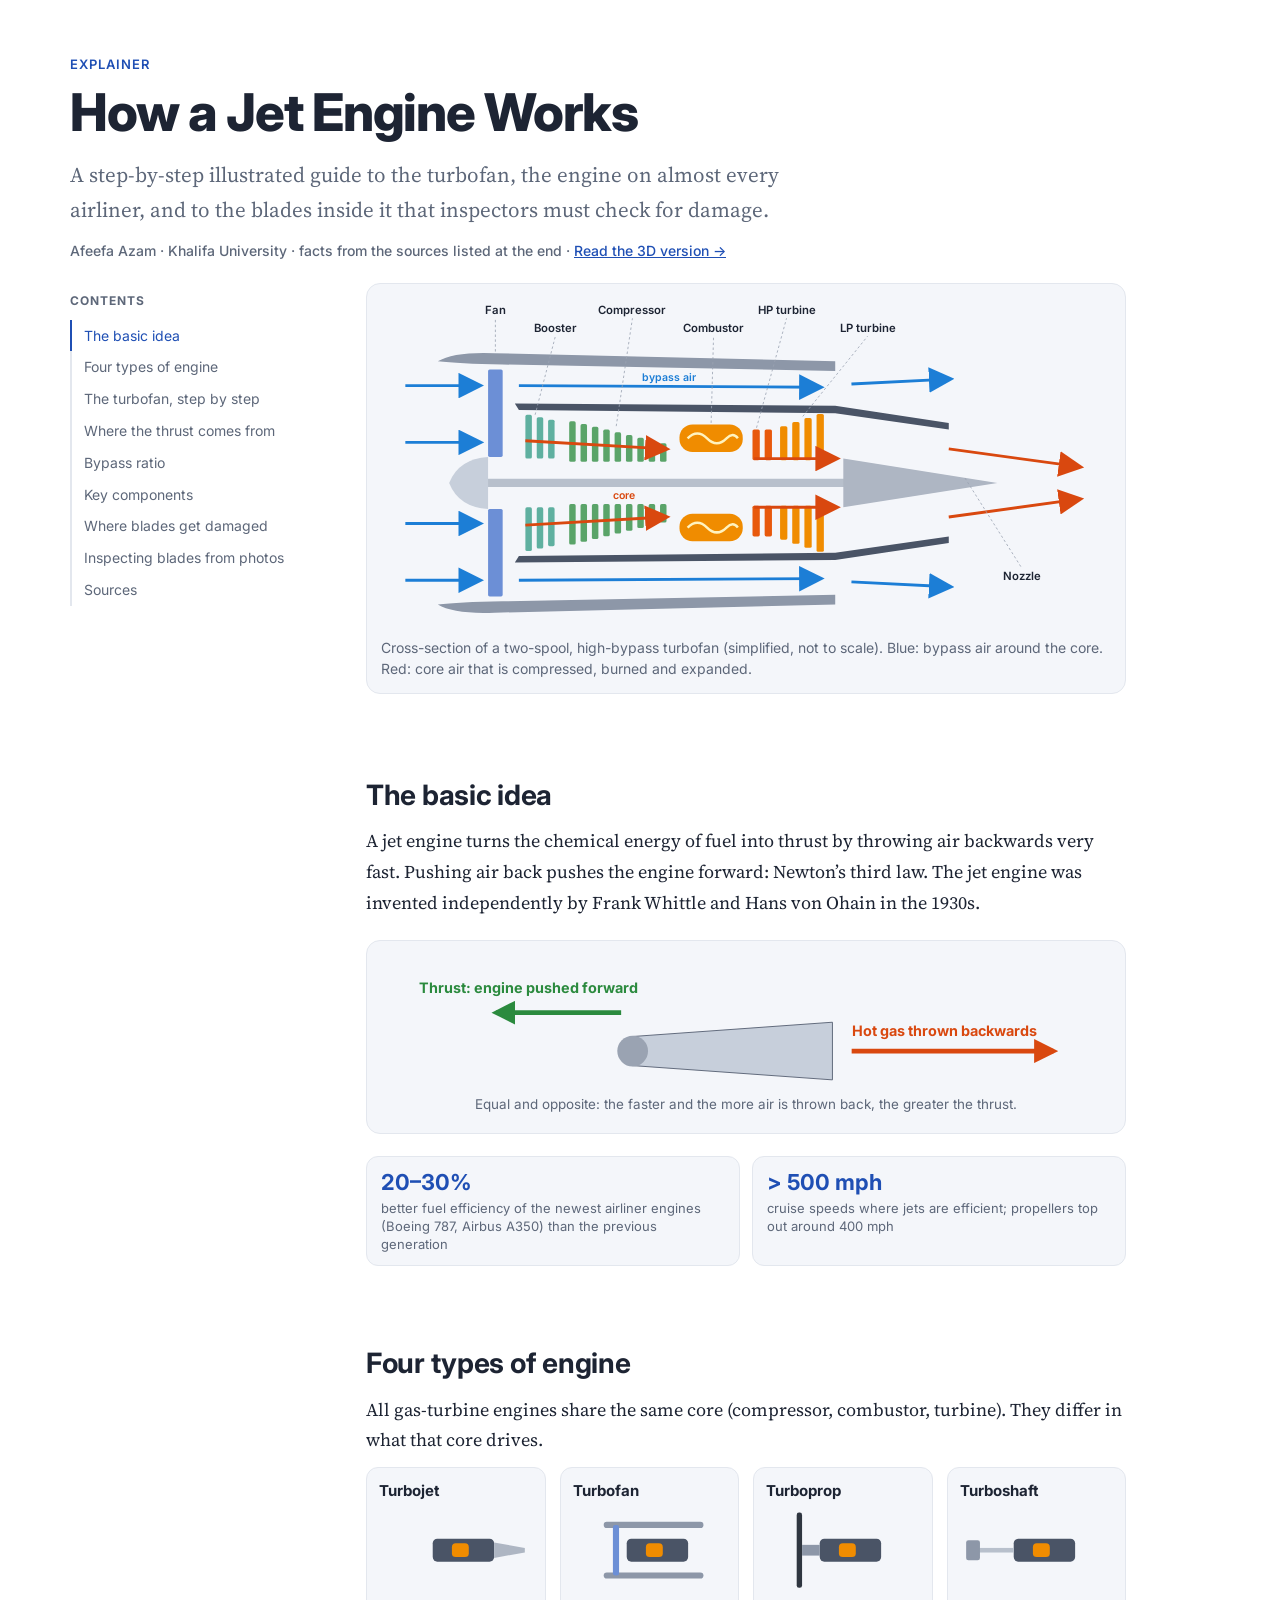
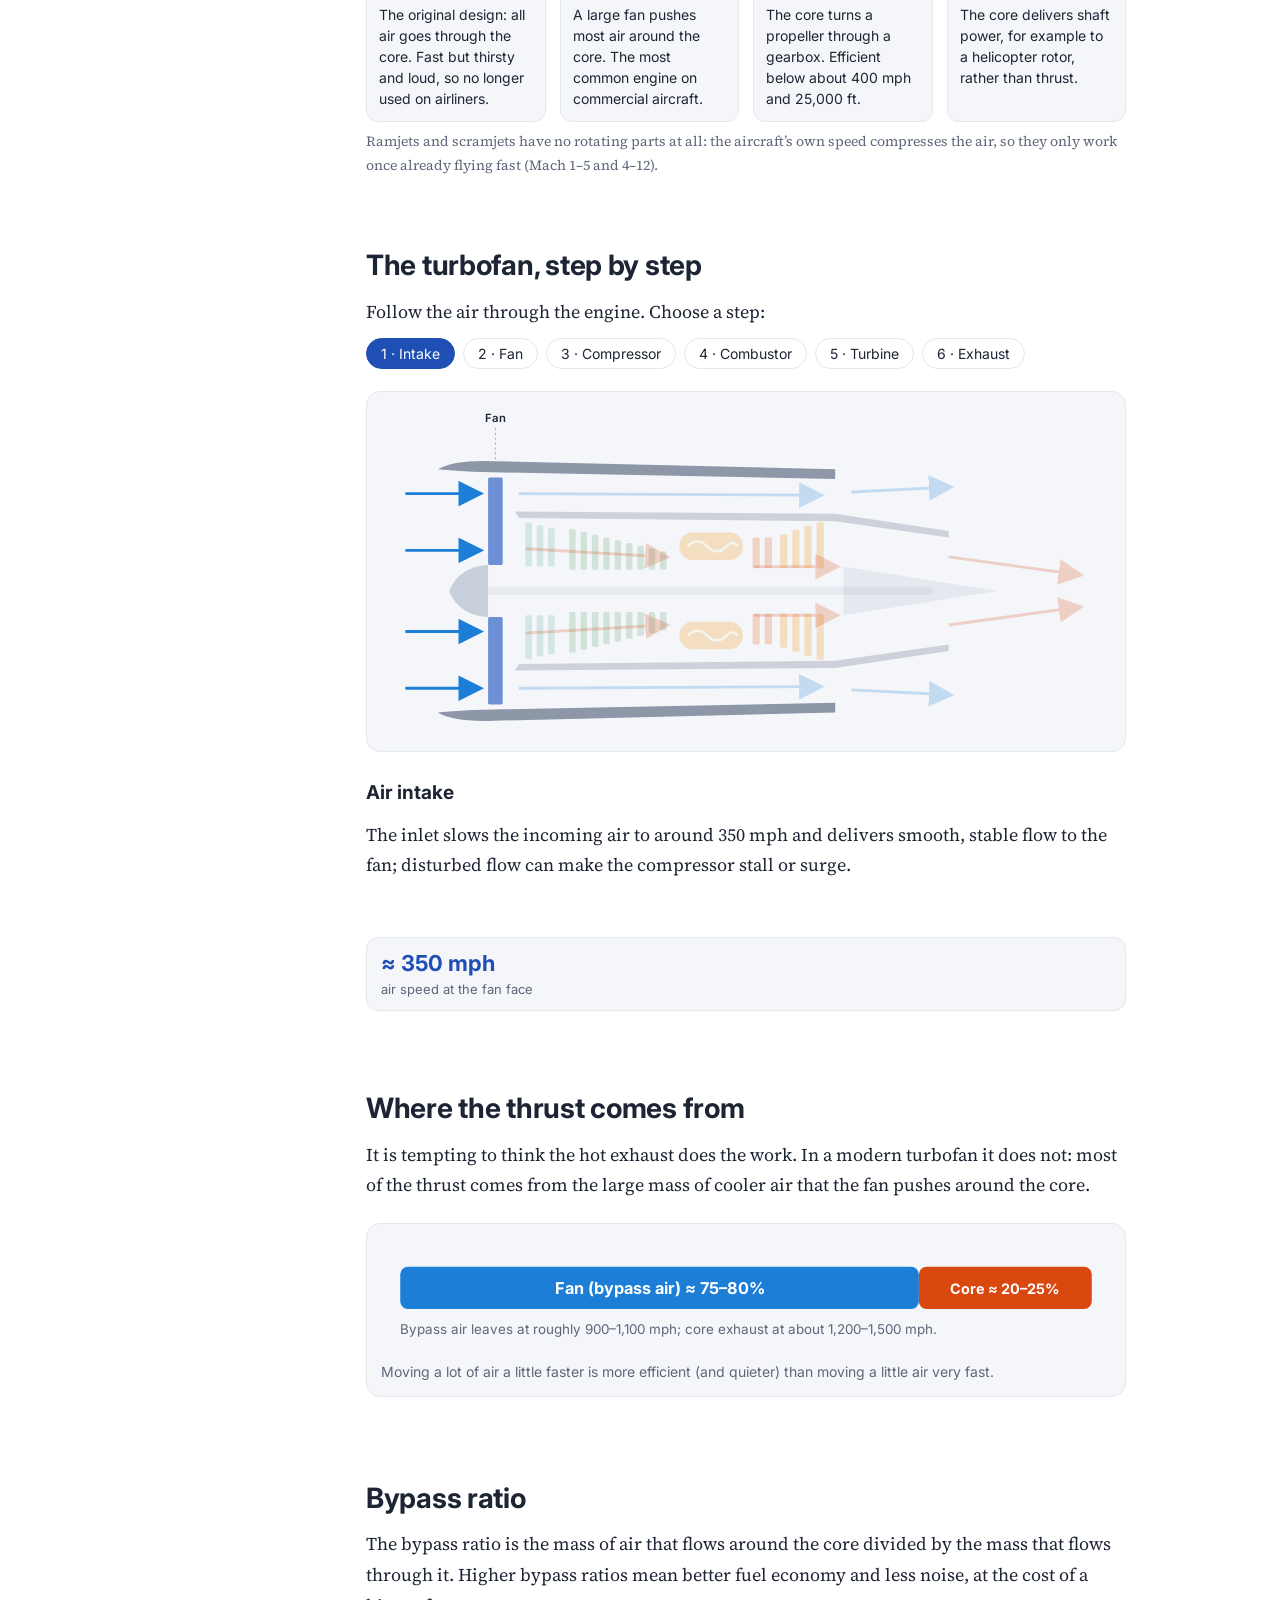
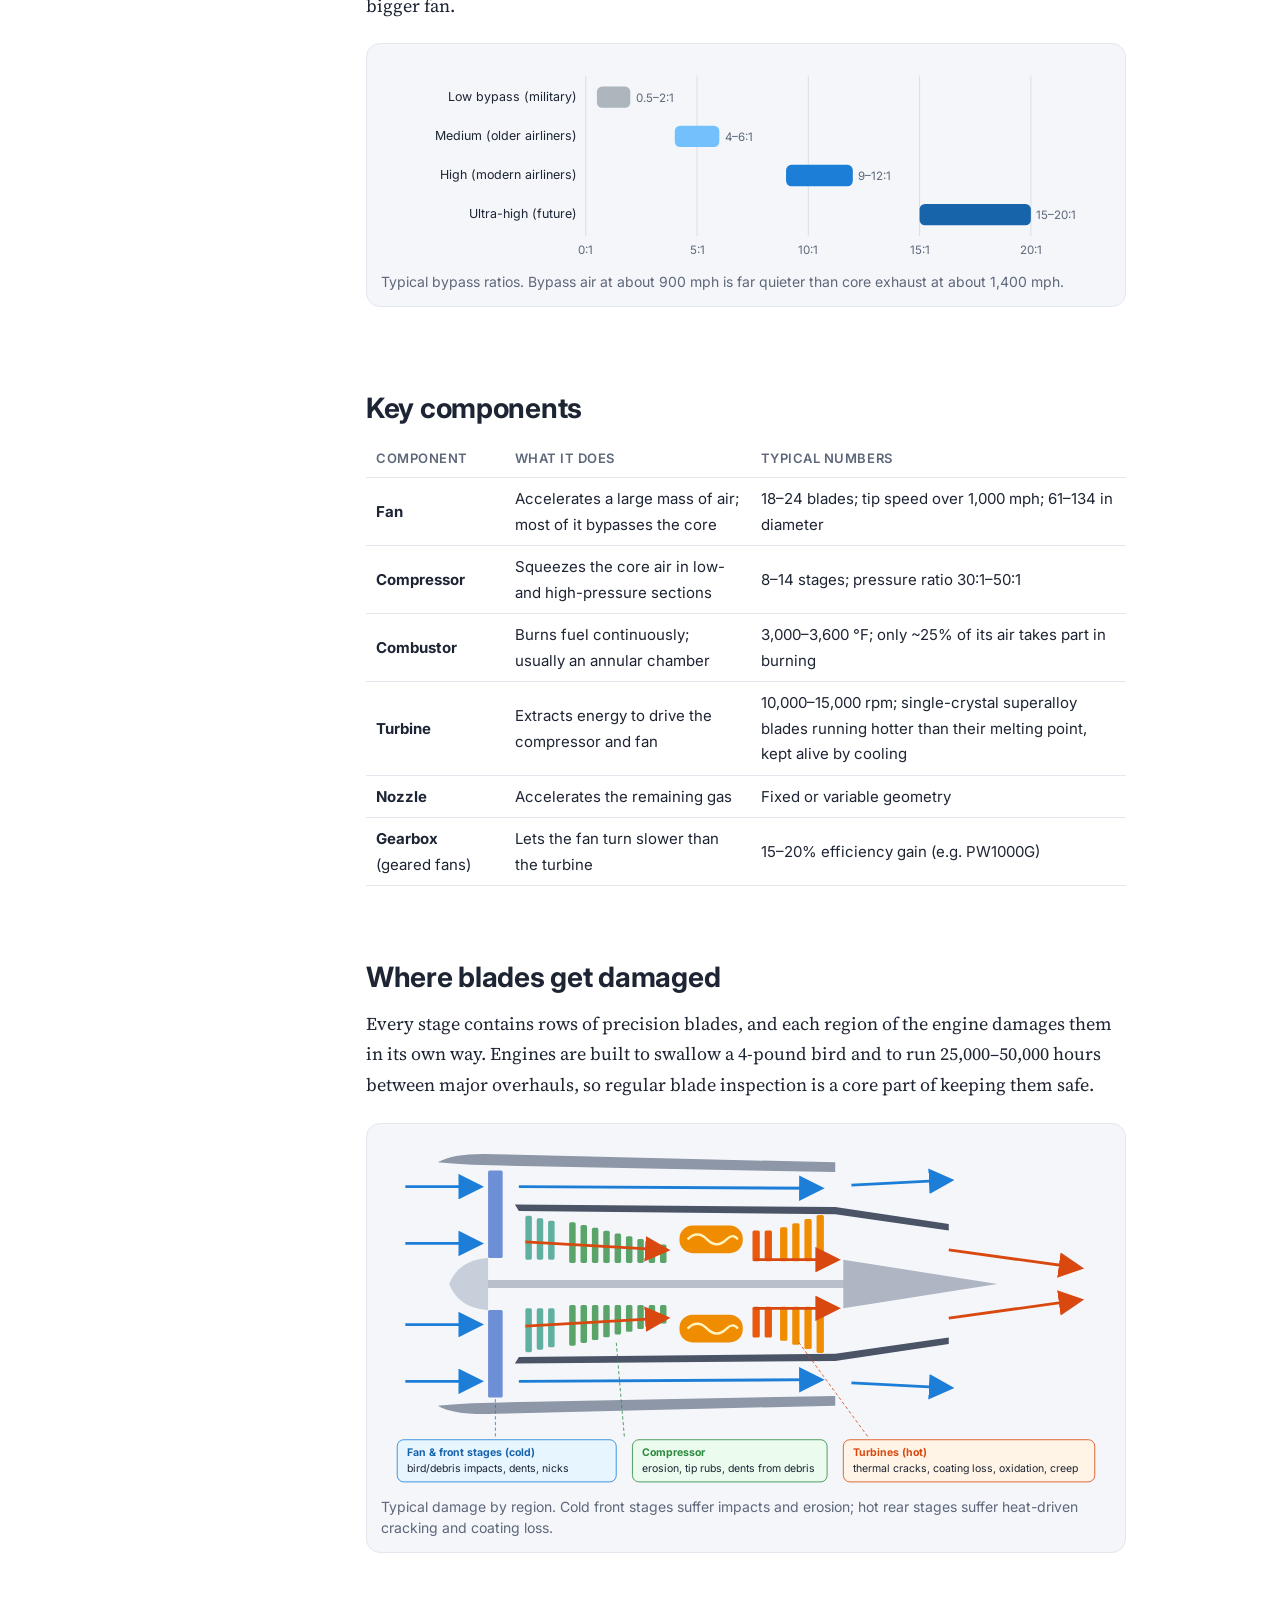
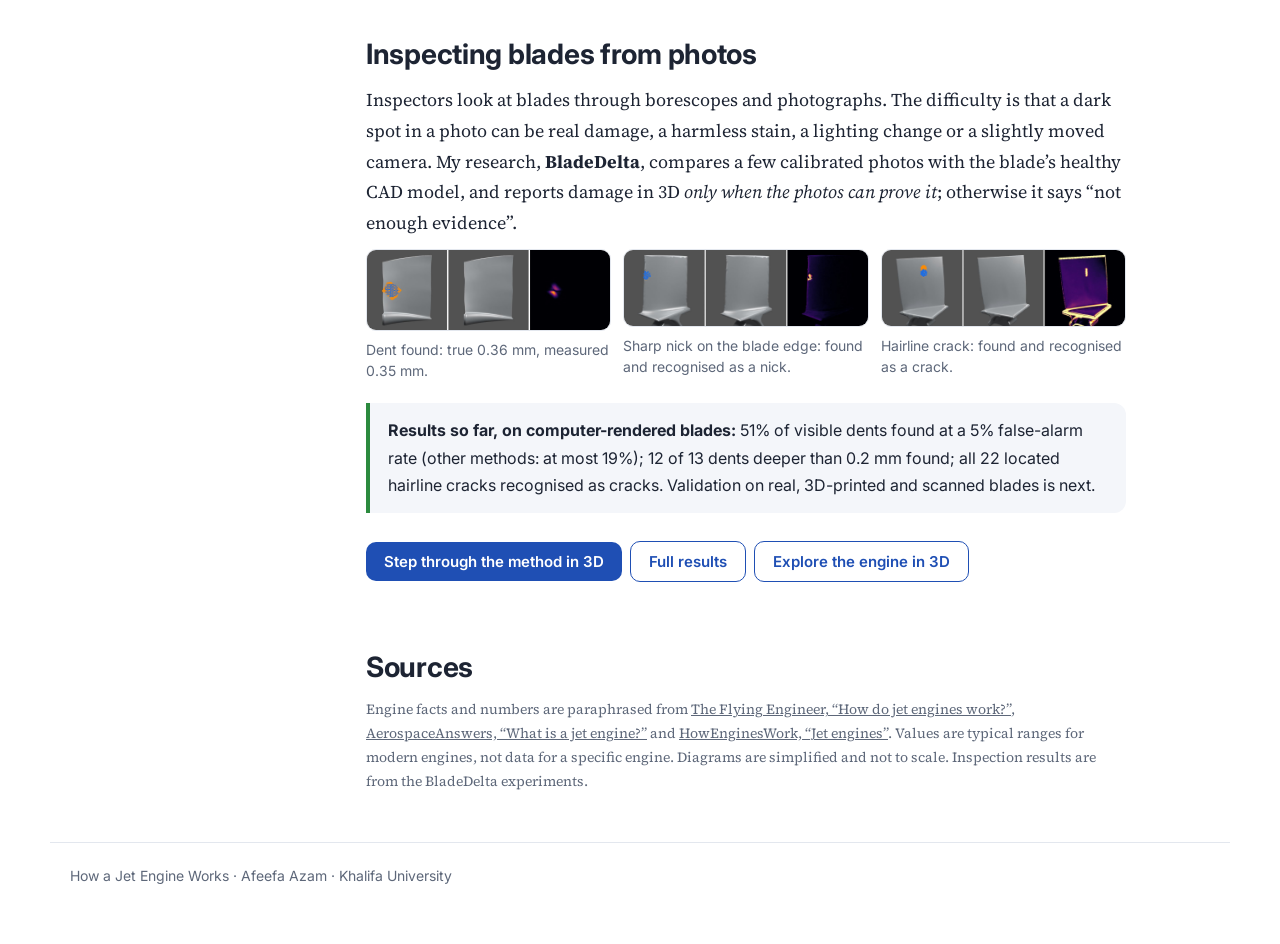
<file: how_jet_engines_work.html>
<!doctype html>
<html lang="en">
<head>
<meta charset="utf-8">
<meta name="viewport" content="width=device-width,initial-scale=1">
<title>How a Jet Engine Works</title>
<meta name="description" content="A step-by-step illustrated guide to the turbofan jet engine, and where its blades get damaged.">
<link rel="preconnect" href="https://fonts.googleapis.com"><link rel="preconnect" href="https://fonts.gstatic.com" crossorigin>
<link href="https://fonts.googleapis.com/css2?family=Inter:wght@400;500;600;700;800&family=Source+Serif+4:opsz,wght@8..60,400;8..60,600&display=swap" rel="stylesheet">
<style>
:root{--bg:#ffffff;--fg:#1d2433;--muted:#5d6779;--soft:#f4f6fa;--line:#e3e7ee;--ac:#1f4fb4;--hot:#d9480f;--cold:#1c7ed6;--warm:#f08c00;--ok:#2b8a3e}
@media (prefers-color-scheme:dark){:root:not([data-theme="light"]){--bg:#0f141c;--fg:#e7ebf2;--muted:#9aa4b5;--soft:#171e29;--line:#263042;--ac:#7aa2ff}}
:root[data-theme="dark"]{--bg:#0f141c;--fg:#e7ebf2;--muted:#9aa4b5;--soft:#171e29;--line:#263042;--ac:#7aa2ff}
*{box-sizing:border-box}html{scroll-behavior:smooth}
body{margin:0;background:var(--bg);color:var(--fg);font:18px/1.7 "Source Serif 4",Georgia,serif}
h1,h2,h3,.sans,nav,figcaption,.card,.kpi,table,button{font-family:Inter,system-ui,sans-serif}
.wrap{max-width:1180px;margin:0 auto;padding:0 20px;display:grid;grid-template-columns:240px minmax(0,760px);gap:56px}
@media (max-width:980px){.wrap{grid-template-columns:minmax(0,1fr)}nav.toc{display:none}}
header.hero{max-width:1180px;margin:0 auto;padding:56px 20px 24px}
.kicker{font:600 13px Inter,sans-serif;letter-spacing:.08em;text-transform:uppercase;color:var(--ac)}
h1{font-size:clamp(34px,5vw,52px);line-height:1.08;letter-spacing:-.02em;margin:.25em 0 .3em;font-weight:800}
.lede{font-size:21px;color:var(--muted);max-width:760px;margin:0}
.byline{font:500 14px Inter,sans-serif;color:var(--muted);margin-top:14px}
nav.toc{position:sticky;top:24px;align-self:start;font-size:14px;padding-top:8px}
nav.toc b{display:block;font-size:12px;letter-spacing:.08em;text-transform:uppercase;color:var(--muted);margin-bottom:8px}
nav.toc a{display:block;color:var(--muted);text-decoration:none;padding:4px 0 4px 12px;border-left:2px solid var(--line)}
nav.toc a.on,nav.toc a:hover{color:var(--ac);border-left-color:var(--ac)}
main section{padding-top:18px;scroll-margin-top:12px}
h2{font-size:28px;line-height:1.2;margin:1.6em 0 .5em;letter-spacing:-.01em}
h3{font-size:19px;margin:1.3em 0 .3em}
p{margin:.6em 0}
figure{margin:22px 0}figure svg,figure img{display:block;width:100%;height:auto}
figcaption{font-size:14px;color:var(--muted);margin-top:8px;line-height:1.5}
.diagram{background:var(--soft);border:1px solid var(--line);border-radius:14px;padding:14px}
.kpis{display:grid;grid-template-columns:repeat(auto-fit,minmax(150px,1fr));gap:12px;margin:18px 0}
.kpi{background:var(--soft);border:1px solid var(--line);border-radius:12px;padding:12px 14px}
.kpi b{display:block;font-size:22px;color:var(--ac);line-height:1.2}.kpi span{font-size:13px;color:var(--muted);line-height:1.4;display:block;margin-top:4px}
.steps{display:flex;flex-wrap:wrap;gap:8px;margin:8px 0 4px}
.steps button{border:1px solid var(--line);background:var(--bg);color:var(--fg);border-radius:999px;padding:6px 14px;font-size:14px;cursor:pointer}
.steps button[aria-pressed=true]{background:var(--ac);border-color:var(--ac);color:#fff}
.step-text{min-height:5.5em}
.grid4{display:grid;grid-template-columns:repeat(auto-fit,minmax(170px,1fr));gap:14px}
.card{background:var(--soft);border:1px solid var(--line);border-radius:12px;padding:12px;font-size:14px;line-height:1.5}
.card b{font-size:15px}.card svg{width:100%;height:auto;margin:6px 0}
table{width:100%;border-collapse:collapse;font-size:15px;margin:12px 0}th,td{text-align:left;padding:8px 10px;border-bottom:1px solid var(--line)}th{color:var(--muted);font-weight:600;font-size:13px;text-transform:uppercase;letter-spacing:.04em}
.callout{border-left:4px solid var(--ac);background:var(--soft);padding:14px 18px;border-radius:0 12px 12px 0;margin:22px 0}
.callout.res{border-left-color:var(--ok)}
.btn{display:inline-block;font:600 15px Inter,sans-serif;background:var(--ac);color:#fff;text-decoration:none;padding:10px 18px;border-radius:10px;margin:6px 8px 6px 0}
.btn.alt{background:transparent;color:var(--ac);border:1px solid var(--ac)}
.gallery{display:grid;grid-template-columns:repeat(auto-fit,minmax(200px,1fr));gap:12px}.gallery figure{margin:0}.gallery img{border-radius:10px;border:1px solid var(--line)}
.src{font-size:14px;color:var(--muted)}.src a{color:var(--muted)}
a{color:var(--ac)}
footer{max-width:1180px;margin:40px auto 0;padding:24px 20px 60px;border-top:1px solid var(--line);font:14px Inter,sans-serif;color:var(--muted)}
svg text{font-family:Inter,system-ui,sans-serif}
</style>
</head>
<body>
<header class="hero">
  <div class="kicker">Explainer</div>
  <h1>How a Jet Engine Works</h1>
  <p class="lede">A step-by-step illustrated guide to the turbofan, the engine on almost every airliner, and to the blades inside it that inspectors must check for damage.</p>
  <div class="byline">Afeefa Azam · Khalifa University · facts from the sources listed at the end · <a href="jet_engine_3d_story.html">Read the 3D version →</a></div>
</header>

<div class="wrap">
<nav class="toc" aria-label="Contents"><b>Contents</b>
  <a href="#basic">The basic idea</a><a href="#types">Four types of engine</a><a href="#steps">The turbofan, step by step</a>
  <a href="#thrust">Where the thrust comes from</a><a href="#bypass">Bypass ratio</a><a href="#parts">Key components</a>
  <a href="#blades">Where blades get damaged</a><a href="#inspect">Inspecting blades from photos</a><a href="#sources">Sources</a>
</nav>
<main>

<figure class="diagram" style="margin-top:0"><div id="hero"></div>
<figcaption>Cross-section of a two-spool, high-bypass turbofan (simplified, not to scale). Blue: bypass air around the core. Red: core air that is compressed, burned and expanded.</figcaption></figure>

<section id="basic"><h2>The basic idea</h2>
<p>A jet engine turns the chemical energy of fuel into thrust by throwing air backwards very fast. Pushing air back pushes the engine forward: Newton’s third law. The jet engine was invented independently by Frank Whittle and Hans von Ohain in the 1930s.</p>
<figure class="diagram"><svg viewBox="0 0 760 170" role="img" aria-label="Air pushed backwards, engine pushed forwards">
  <defs><marker id="ahg" markerWidth="5" markerHeight="5" refX="4" refY="2.5" orient="auto"><path d="M0,0 L5,2.5 L0,5 z" fill="#2b8a3e"/></marker><marker id="aho" markerWidth="5" markerHeight="5" refX="4" refY="2.5" orient="auto"><path d="M0,0 L5,2.5 L0,5 z" fill="#d9480f"/></marker></defs>
  <line x1="250" y1="60" x2="120" y2="60" stroke="#2b8a3e" stroke-width="5" marker-end="url(#ahg)"/>
  <text x="40" y="40" font-size="15" font-weight="700" fill="#2b8a3e">Thrust: engine pushed forward</text>
  <path d="M260 85 L470 70 L470 130 L260 115 Z" fill="#c7cfdb" stroke="#5d6779"/><circle cx="262" cy="100" r="16" fill="#9aa3b2"/>
  <line x1="490" y1="100" x2="700" y2="100" stroke="#d9480f" stroke-width="5" marker-end="url(#aho)"/>
  <text x="490" y="84" font-size="15" font-weight="700" fill="#d9480f">Hot gas thrown backwards</text>
  <text x="380" y="160" font-size="14" fill="#5d6779" text-anchor="middle">Equal and opposite: the faster and the more air is thrown back, the greater the thrust.</text>
</svg></figure>
<div class="kpis"><div class="kpi"><b>20–30%</b><span>better fuel efficiency of the newest airliner engines (Boeing 787, Airbus A350) than the previous generation</span></div>
<div class="kpi"><b>&gt; 500 mph</b><span>cruise speeds where jets are efficient; propellers top out around 400 mph</span></div></div>
</section>

<section id="types"><h2>Four types of engine</h2>
<p>All gas-turbine engines share the same core (compressor, combustor, turbine). They differ in what that core drives.</p>
<div class="grid4" id="typecards"></div>
<p class="src">Ramjets and scramjets have no rotating parts at all: the aircraft’s own speed compresses the air, so they only work once already flying fast (Mach 1–5 and 4–12).</p>
</section>

<section id="steps"><h2>The turbofan, step by step</h2>
<p>Follow the air through the engine. Choose a step:</p>
<div class="steps" id="stepbtns"></div>
<figure class="diagram"><div id="stepfig"></div></figure>
<h3 id="stepTitle"></h3><p class="step-text" id="stepText"></p>
<div class="kpis" id="stepKpis"></div>
</section>

<section id="thrust"><h2>Where the thrust comes from</h2>
<p>It is tempting to think the hot exhaust does the work. In a modern turbofan it does not: most of the thrust comes from the large mass of cooler air that the fan pushes around the core.</p>
<figure class="diagram"><svg viewBox="0 0 760 120" role="img" aria-label="Thrust split: fan 75 to 80 percent, core 20 to 25 percent">
  <rect x="20" y="30" width="540" height="44" rx="8" fill="#1c7ed6"/><rect x="560" y="30" width="180" height="44" rx="8" fill="#d9480f"/>
  <text x="290" y="58" font-size="17" font-weight="700" fill="#fff" text-anchor="middle">Fan (bypass air) ≈ 75–80%</text>
  <text x="650" y="58" font-size="15" font-weight="700" fill="#fff" text-anchor="middle">Core ≈ 20–25%</text>
  <text x="20" y="100" font-size="14" fill="#5d6779">Bypass air leaves at roughly 900–1,100 mph; core exhaust at about 1,200–1,500 mph.</text>
</svg><figcaption>Moving a lot of air a little faster is more efficient (and quieter) than moving a little air very fast.</figcaption></figure>
</section>

<section id="bypass"><h2>Bypass ratio</h2>
<p>The bypass ratio is the mass of air that flows around the core divided by the mass that flows through it. Higher bypass ratios mean better fuel economy and less noise, at the cost of a bigger fan.</p>
<figure class="diagram"><div id="bypassfig"></div><figcaption>Typical bypass ratios. Bypass air at about 900 mph is far quieter than core exhaust at about 1,400 mph.</figcaption></figure>
</section>

<section id="parts"><h2>Key components</h2>
<table><thead><tr><th>Component</th><th>What it does</th><th>Typical numbers</th></tr></thead><tbody>
<tr><td><b>Fan</b></td><td>Accelerates a large mass of air; most of it bypasses the core</td><td>18–24 blades; tip speed over 1,000 mph; 61–134 in diameter</td></tr>
<tr><td><b>Compressor</b></td><td>Squeezes the core air in low- and high-pressure sections</td><td>8–14 stages; pressure ratio 30:1–50:1</td></tr>
<tr><td><b>Combustor</b></td><td>Burns fuel continuously; usually an annular chamber</td><td>3,000–3,600 °F; only ~25% of its air takes part in burning</td></tr>
<tr><td><b>Turbine</b></td><td>Extracts energy to drive the compressor and fan</td><td>10,000–15,000 rpm; single-crystal superalloy blades running hotter than their melting point, kept alive by cooling</td></tr>
<tr><td><b>Nozzle</b></td><td>Accelerates the remaining gas</td><td>Fixed or variable geometry</td></tr>
<tr><td><b>Gearbox</b> (geared fans)</td><td>Lets the fan turn slower than the turbine</td><td>15–20% efficiency gain (e.g. PW1000G)</td></tr>
</tbody></table>
</section>

<section id="blades"><h2>Where blades get damaged</h2>
<p>Every stage contains rows of precision blades, and each region of the engine damages them in its own way. Engines are built to swallow a 4-pound bird and to run 25,000–50,000 hours between major overhauls, so regular blade inspection is a core part of keeping them safe.</p>
<figure class="diagram"><div id="damagefig"></div><figcaption>Typical damage by region. Cold front stages suffer impacts and erosion; hot rear stages suffer heat-driven cracking and coating loss.</figcaption></figure>
</section>

<section id="inspect"><h2>Inspecting blades from photos</h2>
<p>Inspectors look at blades through borescopes and photographs. The difficulty is that a dark spot in a photo can be real damage, a harmless stain, a lighting change or a slightly moved camera. My research, <b>BladeDelta</b>, compares a few calibrated photos with the blade’s healthy CAD model, and reports damage in 3D <i>only when the photos can prove it</i>; otherwise it says “not enough evidence”.</p>
<div class="gallery">
  <figure><img src="img/vr/res/test2_0083_3.jpg" alt="Dent found: photo, healthy rendering, difference"><figcaption>Dent found: true 0.36 mm, measured 0.35 mm.</figcaption></figure>
  <figure><img src="img/vr/res/cad6dmg2_1003_02.jpg" alt="Sharp nick found"><figcaption>Sharp nick on the blade edge: found and recognised as a nick.</figcaption></figure>
  <figure><img src="img/vr/res/cad6dmg2_1004_11.jpg" alt="Hairline crack found"><figcaption>Hairline crack: found and recognised as a crack.</figcaption></figure>
</div>
<div class="callout res sans" style="font-size:16px"><b>Results so far, on computer-rendered blades:</b> 51% of visible dents found at a 5% false-alarm rate (other methods: at most 19%); 12 of 13 dents deeper than 0.2 mm found; all 22 located hairline cracks recognised as cracks. Validation on real, 3D-printed and scanned blades is next.</div>
<a class="btn" href="lab.html">Step through the method in 3D</a><a class="btn alt" href="visual_results.html">Full results</a><a class="btn alt" href="jet_engine.html">Explore the engine in 3D</a>
</section>

<section id="sources"><h2>Sources</h2>
<p class="src">Engine facts and numbers are paraphrased from <a href="https://theflyingengineer.com/how-do-jet-engines-work/">The Flying Engineer, “How do jet engines work?”</a>, <a href="https://aerospaceanswers.com/what-is-a-jet-engine/">AerospaceAnswers, “What is a jet engine?”</a> and <a href="https://www.howengineswork.com/engines/jet">HowEnginesWork, “Jet engines”</a>. Values are typical ranges for modern engines, not data for a specific engine. Diagrams are simplified and not to scale. Inspection results are from the BladeDelta experiments.</p>
</section>
</main>
</div>
<footer>How a Jet Engine Works · Afeefa Azam · Khalifa University</footer>

<script>
// ---------- turbofan cross-section (SVG), with optional highlight ----------
const C = { cold: '#1c7ed6', hot: '#d9480f', warm: '#f08c00', metal: '#8d97a8', dark: '#4a5466', line: '#5d6779' };
function engineSVG(hi, opts = {}) {
  const Y = 180, on = k => !hi || hi.includes(k), op = k => on(k) ? 1 : .22;
  const blades = (x, n, r0, r1, w, col, key) => { let s = ''; for (let i = 0; i < n; i++) { const xx = x + i * (w + 6); const rr = typeof r1 === 'function' ? r1(i) : r1;
      s += `<rect x="${xx}" y="${Y - rr}" width="${w}" height="${rr - r0}" rx="2" fill="${col}"/><rect x="${xx}" y="${Y + r0}" width="${w}" height="${rr - r0}" rx="2" fill="${col}"/>`; }
    return `<g opacity="${op(key)}">${s}</g>`; };
  const arrow = (x1, y1, x2, y2, col, key) => `<line x1="${x1}" y1="${y1}" x2="${x2}" y2="${y2}" stroke="${col}" stroke-width="3.5" marker-end="url(#a_${col.slice(1)})" opacity="${op(key)}"/>`;
  const lab = (x, y, tx, ty, t, key) => on(key) ? `<line x1="${x}" y1="${y}" x2="${tx}" y2="${ty + (ty < y ? 5 : -15)}" stroke="#9aa3b2" stroke-dasharray="3 3"/><text x="${tx}" y="${ty}" font-size="14" font-weight="600" fill="currentColor" text-anchor="middle">${t}</text>` : '';
  return `<svg viewBox="0 -48 900 408" role="img" aria-label="Turbofan cross-section" style="color:var(--fg)">
  <defs>${[C.cold, C.hot].map(c => `<marker id="a_${c.slice(1)}" markerWidth="9" markerHeight="9" refX="7" refY="4.5" orient="auto"><path d="M0,0 L9,4.5 L0,9 z" fill="${c}"/></marker>`).join('')}</defs>
  <g opacity="${op('nacelle')}"><path d="M70 ${Y - 150} Q90 ${Y - 162} 140 ${Y - 160} L560 ${Y - 150} L560 ${Y - 138} L150 ${Y - 146} Q95 ${Y - 147} 70 ${Y - 150}Z" fill="${C.metal}"/>
  <path d="M70 ${Y + 150} Q90 ${Y + 162} 140 ${Y + 160} L560 ${Y + 150} L560 ${Y + 138} L150 ${Y + 146} Q95 ${Y + 147} 70 ${Y + 150}Z" fill="${C.metal}"/></g>
  <g opacity="${op('core')}"><path d="M165 ${Y - 98} L560 ${Y - 95} L700 ${Y - 74} L700 ${Y - 66} L560 ${Y - 86} L170 ${Y - 90}Z" fill="${C.dark}"/>
  <path d="M165 ${Y + 98} L560 ${Y + 95} L700 ${Y + 74} L700 ${Y + 66} L560 ${Y + 86} L170 ${Y + 90}Z" fill="${C.dark}"/></g>
  <rect x="120" y="${Y - 5}" width="560" height="10" rx="5" fill="#b8c0cc" opacity="${op('shaft')}"/>
  <path d="M84 ${Y} Q96 ${Y - 30} 132 ${Y - 32} L132 ${Y + 32} Q96 ${Y + 30} 84 ${Y}Z" fill="#c7cfdb" opacity="${op('fan')}"/>
  ${blades(132, 1, 32, 140, 18, '#6c8fd6', 'fan')}
  ${blades(178, 3, 30, i => 84 - i * 3, 8, '#5fb0a0', 'lpc')}
  ${blades(232, 9, 26, i => 76 - i * 3.4, 8, '#5aa469', 'hpc')}
  <g opacity="${op('comb')}"><rect x="368" y="${Y - 72}" width="78" height="34" rx="16" fill="${C.warm}"/><rect x="368" y="${Y + 38}" width="78" height="34" rx="16" fill="${C.warm}"/>
  <path d="M378 ${Y - 55} q12 -12 24 0 q12 12 24 0 q8 -8 14 0" stroke="#fff3bf" stroke-width="3" fill="none"/><path d="M378 ${Y + 55} q12 -12 24 0 q12 12 24 0 q8 -8 14 0" stroke="#fff3bf" stroke-width="3" fill="none"/></g>
  ${blades(458, 2, 28, 66, 9, '#e8590c', 'hpt')}
  ${blades(492, 4, 28, i => 70 + i * 5, 9, '#f08c00', 'lpt')}
  <g opacity="${op('nozzle')}"><path d="M570 ${Y - 30} L760 ${Y} L570 ${Y + 30}Z" fill="#aeb6c3"/></g>
  ${arrow(30, Y - 120, 120, Y - 120, C.cold, 'air')}${arrow(170, Y - 120, 540, Y - 118, C.cold, 'bypass')}${arrow(580, Y - 122, 700, Y - 128, C.cold, 'bypass')}
  ${arrow(30, Y + 120, 120, Y + 120, C.cold, 'air')}${arrow(170, Y + 120, 540, Y + 118, C.cold, 'bypass')}${arrow(580, Y + 122, 700, Y + 128, C.cold, 'bypass')}
  ${arrow(30, Y - 50, 120, Y - 50, C.cold, 'air')}${arrow(178, Y - 52, 350, Y - 42, C.hot, 'corein')}${arrow(460, Y - 30, 560, Y - 30, C.hot, 'coreout')}${arrow(700, Y - 42, 860, Y - 20, C.hot, 'exhaust')}
  ${arrow(30, Y + 50, 120, Y + 50, C.cold, 'air')}${arrow(178, Y + 52, 350, Y + 42, C.hot, 'corein')}${arrow(460, Y + 30, 560, Y + 30, C.hot, 'coreout')}${arrow(700, Y + 42, 860, Y + 20, C.hot, 'exhaust')}
  ${opts.labels === false ? '' : lab(141, Y - 162, 141, -28, 'Fan', 'fan') + lab(190, Y - 84, 215, -6, 'Booster', 'lpc') + lab(290, Y - 70, 310, -28, 'Compressor', 'hpc') + lab(407, Y - 74, 410, -6, 'Combustor', 'comb')
    + lab(463, Y - 68, 500, -28, 'HP turbine', 'hpt') + lab(520, Y - 82, 600, -6, 'LP turbine', 'lpt') + lab(720, Y - 6, 790, 300, 'Nozzle', 'nozzle')
    + (on('bypass') && !hi ? `<text x="355" y="${Y - 126}" font-size="13" fill="${C.cold}" text-anchor="middle" font-weight="600">bypass air</text>` : '')
    + (on('corein') && !hi ? `<text x="300" y="${Y + 20}" font-size="13" fill="${C.hot}" text-anchor="middle" font-weight="600">core</text>` : '')}
  </svg>`;
}
document.getElementById('hero').innerHTML = engineSVG(null);

// ---------- engine types ----------
const mini = t => {
  const core = `<rect x="70" y="40" width="80" height="30" rx="6" fill="#4a5466"/><rect x="95" y="46" width="22" height="18" rx="5" fill="#f08c00"/>`;
  const extra = { turbojet: `<path d="M150 45 L190 52 L190 58 L150 65Z" fill="#aeb6c3"/>`,
    turbofan: `<rect x="40" y="18" width="130" height="8" rx="4" fill="#8d97a8"/><rect x="40" y="84" width="130" height="8" rx="4" fill="#8d97a8"/><rect x="52" y="22" width="8" height="66" rx="3" fill="#6c8fd6"/>`,
    turboprop: `<rect x="40" y="6" width="7" height="98" rx="3" fill="#2f3640"/><rect x="47" y="48" width="23" height="14" fill="#8d97a8"/>`,
    turboshaft: `<rect x="20" y="52" width="50" height="6" fill="#b8c0cc"/><rect x="8" y="42" width="18" height="26" rx="3" fill="#8d97a8"/>` }[t];
  return `<svg viewBox="0 0 200 110" role="img" aria-label="${t} schematic">${core}${extra}</svg>`;
};
const TYPES = [['turbojet', 'Turbojet', 'The original design: all air goes through the core. Fast but thirsty and loud, so no longer used on airliners.'],
  ['turbofan', 'Turbofan', 'A large fan pushes most air around the core. The most common engine on commercial aircraft.'],
  ['turboprop', 'Turboprop', 'The core turns a propeller through a gearbox. Efficient below about 400 mph and 25,000 ft.'],
  ['turboshaft', 'Turboshaft', 'The core delivers shaft power, for example to a helicopter rotor, rather than thrust.']];
document.getElementById('typecards').innerHTML = TYPES.map(([k, n, d]) => `<div class="card"><b>${n}</b>${mini(k)}${d}</div>`).join('');

// ---------- steps ----------
const STEPS = [
  { b: '1 · Intake', hi: ['air', 'nacelle', 'fan'], t: 'Air intake', x: 'The inlet slows the incoming air to around 350 mph and delivers smooth, stable flow to the fan; disturbed flow can make the compressor stall or surge.', k: [['≈ 350 mph', 'air speed at the fan face']] },
  { b: '2 · Fan', hi: ['fan', 'bypass', 'nacelle'], t: 'Fan and bypass air', x: 'The fan accelerates a large mass of air. Most of it, 80–90%, flows around the core through the bypass duct and produces most of the thrust.', k: [['9:1 – 12:1', 'bypass ratio of modern engines'], ['61–134 in', 'fan diameter, regional jets to GE9X']] },
  { b: '3 · Compressor', hi: ['lpc', 'hpc', 'corein', 'core'], t: 'Compressor', x: 'The remaining core air passes through 8–14 compressor stages, each a ring of rotating blades and stationary vanes, which squeeze it to 30–50 times its inlet pressure and heat it.', k: [['30:1 – 50:1', 'overall pressure rise'], ['600–900 °F', 'air temperature before fuel is added']] },
  { b: '4 · Combustor', hi: ['comb', 'core'], t: 'Combustion', x: 'Fuel is sprayed into the compressed air and burned continuously. Only about a quarter of the air takes part in burning; the rest cools the chamber walls and dilutes the hot gas.', k: [['3,000–3,600 °F', 'combustion temperature'], ['≈ 25%', 'of the air takes part in burning']] },
  { b: '5 · Turbine', hi: ['hpt', 'lpt', 'shaft', 'coreout', 'core'], t: 'Turbine', x: 'The hot gas spins the turbines, which drive the compressor and fan through two concentric shafts. Turbine blades run hotter than their own melting point and survive only through internal cooling and coatings.', k: [['10,000–15,000 rpm', 'turbine speed'], ['> melting point', 'gas temperature at the blades']] },
  { b: '6 · Exhaust', hi: ['nozzle', 'exhaust', 'bypass'], t: 'Exhaust and thrust', x: 'The nozzle accelerates the remaining core gas backwards. Together with the bypass air, this rearward momentum is the engine’s thrust.', k: [['1,200–1,500 mph', 'core exhaust velocity'], ['20–30%', 'of total thrust from the core']] }];
let cur = 0;
function setStep(i) {
  cur = i; const s = STEPS[i];
  document.getElementById('stepfig').innerHTML = engineSVG(s.hi);
  document.getElementById('stepTitle').textContent = s.t; document.getElementById('stepText').textContent = s.x;
  document.getElementById('stepKpis').innerHTML = s.k.map(([a, b]) => `<div class="kpi"><b>${a}</b><span>${b}</span></div>`).join('');
  document.querySelectorAll('#stepbtns button').forEach((b, j) => b.setAttribute('aria-pressed', j === i));
}
document.getElementById('stepbtns').innerHTML = STEPS.map((s, i) => `<button onclick="setStep(${i})">${s.b}</button>`).join('');
setStep(0);

// ---------- bypass ratio chart ----------
const BP = [['Low bypass (military)', 0.5, 2], ['Medium (older airliners)', 4, 6], ['High (modern airliners)', 9, 12], ['Ultra-high (future)', 15, 20]];
document.getElementById('bypassfig').innerHTML = `<svg viewBox="0 0 820 230" role="img" aria-label="Bypass ratio ranges">
  ${[0, 5, 10, 15, 20].map(v => `<line x1="${230 + v * 25}" y1="20" x2="${230 + v * 25}" y2="200" stroke="#d6dbe4"/><text x="${230 + v * 25}" y="220" font-size="13" fill="#5d6779" text-anchor="middle">${v}:1</text>`).join('')}
  ${BP.map(([n, a, b], i) => `<text x="220" y="${48 + i * 44}" font-size="14" text-anchor="end" fill="currentColor">${n}</text><rect x="${230 + a * 25}" y="${32 + i * 44}" width="${(b - a) * 25}" height="24" rx="6" fill="${['#adb5bd', '#74c0fc', '#1c7ed6', '#1864ab'][i]}"/><text x="${236 + b * 25}" y="${49 + i * 44}" font-size="13" fill="#5d6779">${a}–${b}:1</text>`).join('')}
</svg>`;

// ---------- damage map ----------
document.getElementById('damagefig').innerHTML = engineSVG(null, { labels: false }).replace('</svg>', `
  <g font-size="13" font-family="Inter,sans-serif">
   <rect x="20" y="372" width="270" height="52" rx="8" fill="#e7f5ff" stroke="#1c7ed6"/><text x="32" y="392" font-weight="700" fill="#1864ab">Fan &amp; front stages (cold)</text><text x="32" y="412" fill="#1d2433">bird/debris impacts, dents, nicks</text>
   <rect x="310" y="372" width="240" height="52" rx="8" fill="#ebfbee" stroke="#2b8a3e"/><text x="322" y="392" font-weight="700" fill="#2b8a3e">Compressor</text><text x="322" y="412" fill="#1d2433">erosion, tip rubs, dents from debris</text>
   <rect x="570" y="372" width="310" height="52" rx="8" fill="#fff4e6" stroke="#d9480f"/><text x="582" y="392" font-weight="700" fill="#d9480f">Turbines (hot)</text><text x="582" y="412" fill="#1d2433">thermal cracks, coating loss, oxidation, creep</text>
   <line x1="141" y1="368" x2="141" y2="322" stroke="#1c7ed6" stroke-dasharray="4 3"/><line x1="300" y1="368" x2="290" y2="252" stroke="#2b8a3e" stroke-dasharray="4 3"/><line x1="600" y1="368" x2="515" y2="252" stroke="#d9480f" stroke-dasharray="4 3"/>
  </g></svg>`).replace('viewBox="0 -48 900 408"', 'viewBox="0 0 900 432"');

// ---------- table of contents highlight ----------
const links = [...document.querySelectorAll('nav.toc a')], secs = links.map(a => document.querySelector(a.getAttribute('href')));
addEventListener('scroll', () => { let k = 0; secs.forEach((s, i) => { if (s.getBoundingClientRect().top < 140) k = i; }); links.forEach((a, i) => a.classList.toggle('on', i === k)); }, { passive: true });
</script>
</body>
</html>
</file>
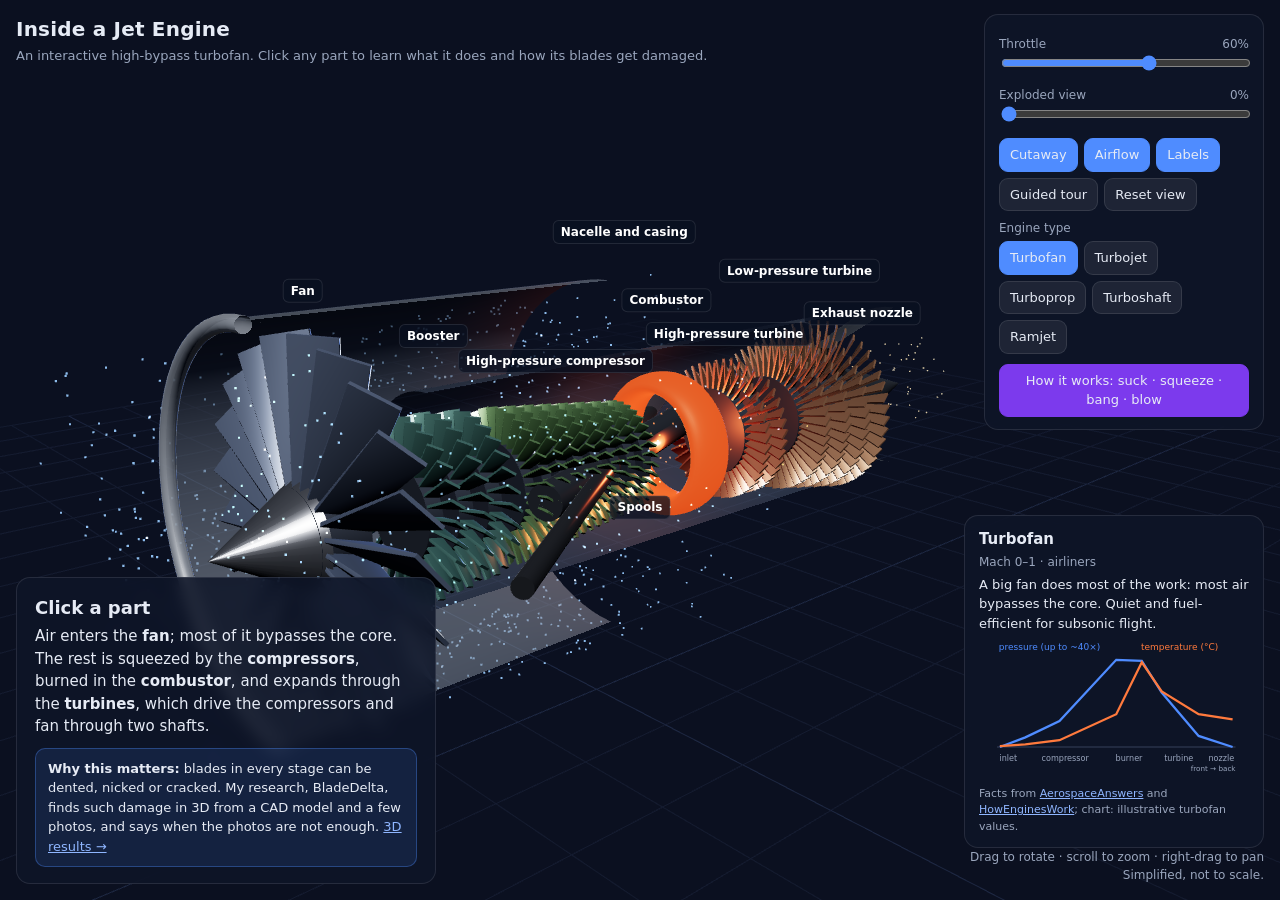
<file: jet_engine.html>
<!doctype html>
<html lang="en">
<head>
<meta charset="utf-8">
<meta name="viewport" content="width=device-width,initial-scale=1">
<title>Interactive Jet Engine</title>
<style>
:root{--bg:#0b1020;--panel:rgba(15,22,40,.86);--fg:#e6ebf5;--muted:#9aa6bd;--ac:#4f8cff;--line:rgba(255,255,255,.1)}
*{box-sizing:border-box}html,body{margin:0;height:100%;background:var(--bg);color:var(--fg);font:15px/1.5 system-ui,-apple-system,Segoe UI,Roboto,sans-serif;overflow:hidden}
#c{position:fixed;inset:0}
.top{position:fixed;left:16px;top:14px;right:16px;display:flex;justify-content:space-between;align-items:flex-start;pointer-events:none;gap:12px}
.brand{pointer-events:auto}.brand h1{margin:0;font-size:20px;letter-spacing:.2px}.brand p{margin:2px 0 0;color:var(--muted);font-size:13px}
.ctrl{pointer-events:auto;background:var(--panel);border:1px solid var(--line);border-radius:14px;padding:12px 14px;backdrop-filter:blur(8px);width:280px}
.ctrl label{display:flex;justify-content:space-between;font-size:12px;color:var(--muted);margin-top:8px}
.ctrl input[type=range]{width:100%;accent-color:var(--ac)}
.row{display:flex;flex-wrap:wrap;gap:6px;margin-top:10px}
button{background:rgba(255,255,255,.07);color:var(--fg);border:1px solid var(--line);border-radius:9px;padding:6px 10px;font:inherit;font-size:13px;cursor:pointer}
button:hover{background:rgba(255,255,255,.14)}button[aria-pressed=true]{background:var(--ac);border-color:var(--ac)}
#info{position:fixed;left:16px;bottom:16px;width:min(420px,calc(100vw - 32px));background:var(--panel);border:1px solid var(--line);border-radius:14px;padding:16px 18px;backdrop-filter:blur(8px);transition:opacity .25s}
#info h2{margin:0 0 4px;font-size:18px}#info .tag{display:inline-block;font-size:11px;font-weight:700;text-transform:uppercase;letter-spacing:.06em;color:#0b1020;padding:2px 8px;border-radius:999px}
#info dl{display:grid;grid-template-columns:auto 1fr;gap:3px 10px;margin:10px 0;font-size:13px}#info dt{color:var(--muted)}#info dd{margin:0}
#info .bd{margin-top:10px;padding:10px 12px;border-radius:10px;background:rgba(79,140,255,.12);border:1px solid rgba(79,140,255,.35);font-size:13px}
#info a{color:#8fb6ff}
.lbl{color:#fff;font-size:12px;font-weight:600;padding:2px 7px;border-radius:6px;background:rgba(10,16,32,.75);border:1px solid var(--line);white-space:nowrap;pointer-events:none}
.hint{position:fixed;right:16px;bottom:16px;color:var(--muted);font-size:12px;text-align:right;max-width:320px}
@media (max-width:760px){.ctrl{width:220px}.brand p{display:none}#info{max-height:45vh;overflow:auto}.hint{display:none}}
#cycle{position:fixed;right:16px;bottom:52px;width:300px;background:var(--panel);border:1px solid var(--line);border-radius:14px;padding:12px 14px;backdrop-filter:blur(8px);font-size:13px}
#cycle h3{margin:0 0 2px;font-size:15px}#cycle .mach{color:var(--muted);font-size:12px}#cycle svg{width:100%;height:auto;margin-top:6px}
#steps{display:none;margin-top:8px}#steps .nav{display:flex;justify-content:space-between;align-items:center;margin-top:6px}
.src{color:var(--muted);font-size:11px;margin-top:6px}.src a{color:#8fb6ff}
@media (max-width:760px){#cycle{display:none}}
@media (max-height:860px){#cycle svg{max-height:110px}}
</style>
<script type="importmap">{"imports":{"three":"./vendor/three/three.module.js","three/addons/":"./vendor/three/addons/"}}</script>
</head>
<body>
<div id="fail" style="display:none;position:fixed;inset:0;z-index:50;background:#0b1020;color:#e6ebf5;font:15px/1.5 system-ui,sans-serif;padding:24px;overflow:auto"><div style="max-width:760px;margin:6vh auto;text-align:center">
<h2 style="margin:0 0 8px">The interactive 3D view could not start in this browser</h2>
<p id="failwhy" style="color:#9aa6bd;margin:0 0 14px"></p>
<img id="failgif" alt="Recorded rotation" style="max-width:100%;border-radius:12px;border:1px solid rgba(255,255,255,.12)">
<p style="color:#9aa6bd;font-size:13px">Above: a recording of the same view. To use the interactive version, enable hardware acceleration (Chrome: Settings → System → “Use graphics acceleration when available”) and reload, or try another browser.</p></div></div>
<script>
(function(){var ok=false;try{var c=document.createElement('canvas');ok=!!(c.getContext('webgl2')||c.getContext('webgl'));}catch(e){}
window.__fail=function(why){var f=document.getElementById('fail');if(!f)return;document.getElementById('failwhy').textContent=why;document.getElementById('failgif').src='img/jet_spin.gif';f.style.display='block';};
if(!ok)addEventListener('DOMContentLoaded',function(){__fail('3D graphics (WebGL) are turned off or unavailable.');});
addEventListener('error',function(e){if(!window.__started)__fail('A script failed to load: '+(e.message||e.filename||'unknown error'));},true);
setTimeout(function(){if(!window.__started)__fail('The 3D view did not start within 12 seconds.');},12000);})();
</script>
<canvas id="c"></canvas>
<div class="top">
  <div class="brand"><h1>Inside a Jet Engine</h1><p>An interactive high-bypass turbofan. Click any part to learn what it does and how its blades get damaged.</p></div>
  <div class="ctrl">
    <label><span>Throttle</span><span id="thv">60%</span></label><input id="th" type="range" min="0" max="100" value="60">
    <label><span>Exploded view</span><span id="exv">0%</span></label><input id="ex" type="range" min="0" max="100" value="0">
    <div class="row">
      <button id="cut" aria-pressed="true">Cutaway</button><button id="air" aria-pressed="true">Airflow</button>
      <button id="lab" aria-pressed="true">Labels</button><button id="tour">Guided tour</button><button id="reset">Reset view</button>
    </div>
    <label><span>Engine type</span><span></span></label>
    <div class="row" id="types" style="margin-top:4px"></div>
    <div class="row"><button id="how" style="background:#7c3aed;border-color:#7c3aed;width:100%">How it works: suck · squeeze · bang · blow</button></div>
  </div>
</div>
<div id="info"></div>
<div id="cycle"><h3 id="tname"></h3><div class="mach" id="tmach"></div><div id="tdesc" style="margin-top:4px"></div>
  <svg id="chart" viewBox="0 0 300 150" role="img" aria-label="Pressure and temperature along the engine"></svg>
  <div id="steps"><b id="sTitle"></b><div id="sText" style="margin-top:3px"></div><div class="nav"><button id="sPrev">←</button><span id="sCount" style="color:var(--muted)"></span><button id="sNext">→</button></div></div>
  <div class="src">Facts from <a href="https://aerospaceanswers.com/what-is-a-jet-engine/" target="_blank" rel="noopener">AerospaceAnswers</a> and <a href="https://www.howengineswork.com/engines/jet" target="_blank" rel="noopener">HowEnginesWork</a>; chart: illustrative turbofan values.</div></div>
<div class="hint">Drag to rotate · scroll to zoom · right-drag to pan<br>Simplified, not to scale.</div>

<script type="module">
import * as THREE from 'three';
import { OrbitControls } from 'three/addons/controls/OrbitControls.js';
import { CSS2DRenderer, CSS2DObject } from 'three/addons/renderers/CSS2DRenderer.js';

const canvas = document.getElementById('c');
const renderer = new THREE.WebGLRenderer({ canvas, antialias: true });
renderer.setPixelRatio(Math.min(devicePixelRatio, 2)); renderer.localClippingEnabled = true;
renderer.toneMapping = THREE.ACESFilmicToneMapping; renderer.outputColorSpace = THREE.SRGBColorSpace;
const labelR = new CSS2DRenderer(); labelR.domElement.style.cssText = 'position:fixed;inset:0;pointer-events:none'; document.body.appendChild(labelR.domElement);
const scene = new THREE.Scene(); scene.background = new THREE.Color(0x0b1020); scene.fog = new THREE.Fog(0x0b1020, 18, 40);
const camera = new THREE.PerspectiveCamera(40, 1, 0.1, 100); camera.position.set(-7.4, 3.4, 8.6);
const controls = new OrbitControls(camera, renderer.domElement); controls.enableDamping = true; controls.target.set(0.6, 0, 0); controls.minDistance = 3; controls.maxDistance = 22;
scene.add(new THREE.HemisphereLight(0xcfe0ff, 0x1a1f2e, 0.9));
const key = new THREE.DirectionalLight(0xffffff, 2.2); key.position.set(-4, 6, 5); scene.add(key);
const rim = new THREE.DirectionalLight(0x88aaff, 1.0); rim.position.set(6, -2, -6); scene.add(rim);
const grid = new THREE.GridHelper(30, 30, 0x1d2742, 0x141b30); grid.position.y = -2.4; scene.add(grid);

const cutPlane = new THREE.Plane(new THREE.Vector3(0, 0, -1), 0); // hides the +z half of the casings
const metal = (c, r = .35, m = .85) => new THREE.MeshStandardMaterial({ color: c, roughness: r, metalness: m });

// ---------- part catalogue ----------
const PARTS = {
  fan:      { name: 'Fan', color: '#7fb3ff', x: -2.9, desc: 'The large front fan. About 85–90% of the air bypasses the core and produces most of the thrust.',
              temp: '≈ ambient', speed: 'low-pressure spool, ~3,000–5,000 rpm', damage: 'Foreign-object damage (birds, stones, ice): nicks and dents; leading-edge erosion; ice accretion.',
              bd: 'Fan blades are large and visible from the inlet, so a CAD model and a few photos can show dents and nicks; BladeDelta would report them in 3D or say the photos are not enough.' },
  lpc:      { name: 'Booster (low-pressure compressor)', color: '#8fd0c4', x: -1.75, desc: 'A few stages on the same shaft as the fan that start compressing the core air.',
              temp: '≈ 50–150 °C', speed: 'low-pressure spool', damage: 'Erosion, small dents from ingested particles.',
              bd: 'Inspected through borescope ports; small dents here are exactly the scale BladeDelta targets (0.1–1 mm).' },
  hpc:      { name: 'High-pressure compressor', color: '#a3e08f', x: -0.45, desc: 'Many short axial stages that raise pressure and temperature before combustion; axial compressors reach pressure ratios of about 10:1 to 40:1. Must avoid stall and surge.',
              temp: '≈ 150–650 °C', speed: 'high-pressure spool, ~10,000–15,000 rpm', damage: 'Erosion, tip rubs, dents and nicks from upstream debris.',
              bd: 'Our public test blades (NASA Rotor 37) are compressor blades like these. On them BladeDelta finds 51% of visible dents at 5% false alarms (12 of 13 dents deeper than 0.2 mm).' },
  comb:     { name: 'Combustor', color: '#ffb066', x: 0.95, desc: 'Fuel is burned continuously at roughly constant pressure. About 25% of the air enters the primary zone; the rest cools the liner and dilutes the hot gas. Types: can, annular, can-annular.',
              temp: '≈ 1,500–2,000 °C flame', speed: 'static', damage: 'Liner cracking and burn-through, thermal distortion.',
              bd: 'Not a blade row; shown for context. Coatings and liners are inspected separately.' },
  hpt:      { name: 'High-pressure turbine', color: '#ff7a59', x: 1.85, desc: 'Extracts energy from the hottest gas to drive the high-pressure compressor.',
              temp: '≈ 1,000–1,700 °C turbine inlet (modern engines)', speed: 'high-pressure spool', damage: 'Thermal fatigue cracks, creep, oxidation, coating loss.',
              bd: 'Cracks often appear as thin dark lines. BladeDelta’s crack specialist recognised all 22 located hairline cracks in our rendered tests.' },
  lpt:      { name: 'Low-pressure turbine', color: '#ffa06b', x: 2.95, desc: 'Several stages that drive the fan and booster through the inner shaft.',
              temp: '≈ 600–900 °C gas', speed: 'low-pressure spool', damage: 'Cracks, erosion, nicks from upstream debris.',
              bd: 'Sharp nicks on blade edges: BladeDelta located 66% of realistic nicks on unseen blade designs and typed 9 of 15 correctly.' },
  nozzle:   { name: 'Exhaust nozzle', color: '#b0b8c8', x: 4.1, desc: 'Accelerates the remaining hot gas for thrust. Convergent nozzles for subsonic flight, convergent-divergent (de Laval) for supersonic, variable-area on some engines; military engines may add an afterburner.',
              temp: '≈ 500–700 °C', speed: 'static', damage: 'Thermal cracking, distortion.', bd: 'Not a blade row; shown for context.' },
  shaft:    { name: 'Spools (shafts)', color: '#d7dbe5', x: 0.6, desc: 'Two concentric shafts: the inner low-pressure spool (fan, booster, LP turbine) and the outer high-pressure spool (HP compressor, HP turbine).',
              temp: '—', speed: 'low ≈ 4,000 rpm, high ≈ 12,000 rpm', damage: 'Bearing wear, imbalance.', bd: 'Not a blade row; shown for context.' },
  casing:   { name: 'Nacelle and casing', color: '#9aa6bd', x: 0.4, desc: 'The inlet lip captures and smooths the incoming air (pressure recovery, stable flow so the compressor does not surge). The bypass duct is the gap between the nacelle and the core casing.',
              temp: '—', speed: 'static', damage: 'Impact damage, acoustic-liner damage.', bd: 'Not a blade row; shown for context.' },
};

const engine = new THREE.Group(); scene.add(engine);
const groups = {}; const pickables = [];
for (const k in PARTS) { const g = new THREE.Group(); g.userData.key = k; g.userData.baseX = 0; groups[k] = g; engine.add(g); }
const lowSpool = [], highSpool = [];

function bladeRow(part, x, n, rIn, rOut, chord, twist, color, spool, thick = .025) {
  const geo = new THREE.BoxGeometry(chord, rOut - rIn, thick); geo.translate(0, (rIn + rOut) / 2, 0);
  const pos = geo.attributes.position; // twist the blade along its span
  for (let i = 0; i < pos.count; i++) {
    const y = pos.getY(i), t = (y - rIn) / (rOut - rIn), a = twist * (0.35 + 0.65 * t);
    const xx = pos.getX(i), zz = pos.getZ(i); pos.setX(i, xx * Math.cos(a) - zz * Math.sin(a)); pos.setZ(i, xx * Math.sin(a) + zz * Math.cos(a));
  }
  geo.computeVertexNormals();
  const mesh = new THREE.InstancedMesh(geo, metal(color, .3, .8), n); const m = new THREE.Matrix4();
  for (let i = 0; i < n; i++) { m.makeRotationX((i / n) * Math.PI * 2); mesh.setMatrixAt(i, m); }
  const disk = new THREE.Mesh(new THREE.CylinderGeometry(rIn, rIn, chord * 1.05, 40), metal(0x6b7280, .45, .7)); disk.rotation.z = Math.PI / 2;
  const row = new THREE.Group(); row.add(mesh, disk); row.position.x = x; groups[part].add(row); (spool === 'low' ? lowSpool : highSpool).push(row);
  mesh.userData.key = part; disk.userData.key = part; pickables.push(mesh, disk);
  return row;
}
// fan + spinner
bladeRow('fan', -2.9, 22, 0.42, 1.62, 0.42, 0.9, 0xb8c8e6, 'low', 0.035);
const spinner = new THREE.Mesh(new THREE.ConeGeometry(0.46, 0.8, 40), metal(0xd7dbe5, .25, .9)); spinner.rotation.z = Math.PI / 2; spinner.position.x = -3.45;
groups.fan.add(spinner); spinner.userData.key = 'fan'; pickables.push(spinner); lowSpool.push(spinner);
// booster
[-2.1, -1.8, -1.5].forEach((x, i) => bladeRow('lpc', x, 30, 0.45, 0.82 - i * .03, 0.14, 0.7, 0x9fd8cc, 'low'));
// HPC
for (let i = 0; i < 8; i++) bladeRow('hpc', -1.1 + i * 0.2, 34, 0.42, 0.72 - i * 0.025, 0.1, 0.65, 0xb5e6a3, 'high', 0.02);
// combustor
const comb = new THREE.Mesh(new THREE.TorusGeometry(0.62, 0.11, 20, 60), new THREE.MeshStandardMaterial({ color: 0x5a3b24, roughness: .5, metalness: .6, emissive: 0xff5a1f, emissiveIntensity: .5 }));
comb.rotation.y = Math.PI / 2; comb.position.x = 0.95; comb.scale.set(1, 1, 2.2); groups.comb.add(comb); comb.userData.key = 'comb'; pickables.push(comb);
const flameLight = new THREE.PointLight(0xff6a2a, 3, 3); flameLight.position.set(0.95, 0, 0); groups.comb.add(flameLight);
// turbines
[1.7, 1.95].forEach(x => bladeRow('hpt', x, 40, 0.45, 0.72, 0.12, -0.75, 0xffb08a, 'high', 0.025));
[2.55, 2.82, 3.09, 3.36].forEach((x, i) => bladeRow('lpt', x, 46, 0.45, 0.8 + i * 0.05, 0.13, -0.7, 0xffc39a, 'low', 0.022));
// nozzle + plug
const nozzle = new THREE.Mesh(new THREE.CylinderGeometry(0.62, 0.95, 1.2, 48, 1, true), new THREE.MeshStandardMaterial({ color: 0x9aa1ad, roughness: .4, metalness: .85, side: THREE.DoubleSide, clippingPlanes: [cutPlane] }));
nozzle.rotation.z = Math.PI / 2; nozzle.position.x = 4.1; groups.nozzle.add(nozzle);
const plug = new THREE.Mesh(new THREE.ConeGeometry(0.42, 1.3, 40), metal(0x8a919c, .4, .85)); plug.rotation.z = -Math.PI / 2; plug.position.x = 4.25; groups.nozzle.add(plug);
nozzle.userData.key = plug.userData.key = 'nozzle'; pickables.push(nozzle, plug);
// shafts
const sLow = new THREE.Mesh(new THREE.CylinderGeometry(0.09, 0.09, 6.8, 24), metal(0xd7dbe5, .2, .95)); sLow.rotation.z = Math.PI / 2; sLow.position.x = 0.3;
const sHigh = new THREE.Mesh(new THREE.CylinderGeometry(0.17, 0.17, 3.3, 24), metal(0xa9b0bd, .25, .9)); sHigh.rotation.z = Math.PI / 2; sHigh.position.x = 0.4;
groups.shaft.add(sLow, sHigh); sLow.userData.key = sHigh.userData.key = 'shaft'; pickables.push(sLow, sHigh);
// casings (clipped for the cutaway)
const glass = (c, o) => new THREE.MeshStandardMaterial({ color: c, roughness: .35, metalness: .6, transparent: true, opacity: o, side: THREE.DoubleSide, clippingPlanes: [cutPlane] });
const nacelle = new THREE.Mesh(new THREE.CylinderGeometry(1.78, 1.72, 3.6, 72, 1, true), glass(0xcbd5e1, .55)); nacelle.rotation.z = Math.PI / 2; nacelle.position.x = -1.6;
const lip = new THREE.Mesh(new THREE.TorusGeometry(1.75, 0.07, 16, 72), glass(0xe2e8f0, .8)); lip.rotation.y = Math.PI / 2; lip.position.x = -3.4;
const core = new THREE.Mesh(new THREE.CylinderGeometry(0.98, 0.98, 5.4, 64, 1, true), glass(0x94a3b8, .45)); core.rotation.z = Math.PI / 2; core.position.x = 0.85;
groups.casing.add(nacelle, lip, core); [nacelle, lip, core].forEach(o => { o.userData.key = 'casing'; pickables.push(o); });

// ---------- other engine types ----------
const extra = {};
{ // turboprop: propeller + gearbox
  const g = new THREE.Group(); const hub = new THREE.Mesh(new THREE.SphereGeometry(0.28, 24, 16), metal(0xd7dbe5, .3, .9)); hub.scale.set(1.4, 1, 1); g.add(hub);
  for (let i = 0; i < 4; i++) { const b = new THREE.Mesh(new THREE.BoxGeometry(0.22, 2.3, 0.05), metal(0x2f3640, .5, .4)); b.geometry.translate(0, 1.25, 0); b.rotation.x = i * Math.PI / 2; b.rotateY(0.45); g.add(b); }
  const gb = new THREE.Mesh(new THREE.CylinderGeometry(0.42, 0.55, 0.7, 32), metal(0x7b8494, .4, .8)); gb.rotation.z = Math.PI / 2; gb.position.x = 0.55; g.add(gb);
  g.position.x = -3.75; engine.add(g); extra.prop = g; g.userData.spin = true;
}
{ // turboshaft: output shaft + gearbox
  const g = new THREE.Group(); const s1 = new THREE.Mesh(new THREE.CylinderGeometry(0.07, 0.07, 2.2, 20), metal(0xe5e7eb, .2, .95)); s1.rotation.z = Math.PI / 2; s1.position.x = -1.1; g.add(s1);
  const gb = new THREE.Mesh(new THREE.BoxGeometry(0.7, 0.9, 0.9), metal(0x7b8494, .4, .8)); gb.position.x = -2.3; g.add(gb);
  const d = document.createElement('div'); d.className = 'lbl'; d.textContent = 'Output shaft (to rotor)'; const o = new CSS2DObject(d); o.position.set(-2.3, 0.75, 0); g.add(o);
  g.position.x = -2.0; engine.add(g); extra.shaftOut = g;
}
{ // ramjet: inlet spike + duct + flame holder
  const g = new THREE.Group();
  const spike = new THREE.Mesh(new THREE.ConeGeometry(0.45, 1.6, 40), metal(0xd7dbe5, .25, .9)); spike.rotation.z = Math.PI / 2; spike.position.x = -3.3; g.add(spike);
  const duct = new THREE.Mesh(new THREE.CylinderGeometry(0.95, 0.95, 6.0, 64, 1, true), glass(0x94a3b8, .5)); duct.rotation.z = Math.PI / 2; duct.position.x = 0.3; g.add(duct);
  const ring = new THREE.Mesh(new THREE.TorusGeometry(0.5, 0.05, 12, 40), metal(0x9ca3af, .4, .8)); ring.rotation.y = Math.PI / 2; ring.position.x = 0.3; g.add(ring);
  const d = document.createElement('div'); d.className = 'lbl'; d.textContent = 'Inlet spike: shock waves compress the air'; const o = new CSS2DObject(d); o.position.set(-3.3, 0.9, 0); g.add(o);
  engine.add(g); extra.ram = g;
}
const TYPES = {
  turbofan:  { name: 'Turbofan', mach: 'Mach 0–1 · airliners', desc: 'A big fan does most of the work: most air bypasses the core. Quiet and fuel-efficient for subsonic flight.', hide: [], show: [], bypass: 1 },
  turbojet:  { name: 'Turbojet', mach: 'Mach 0–3 · early jets, supersonic', desc: 'The original jet: all thrust from one hot, fast core stream. No bypass fan.', hide: ['fan', 'nacelle'], show: [], bypass: 0 },
  turboprop: { name: 'Turboprop', mach: 'Mach 0.1–0.7 · regional aircraft', desc: 'A gas turbine drives a propeller through a gearbox: bypass ratio taken to the limit. Efficient at lower speeds.', hide: ['fan', 'nacelle'], show: ['prop'], bypass: 2 },
  turboshaft:{ name: 'Turboshaft', mach: 'Mach 0–0.4 · helicopters', desc: 'All output as shaft power: the turbine drives an output shaft (e.g. a helicopter rotor), not thrust.', hide: ['fan', 'nacelle'], show: ['shaftOut'], bypass: 0 },
  ramjet:    { name: 'Ramjet', mach: 'Mach 1–5 (scramjet: Mach 4–12)', desc: 'No rotating parts: the vehicle’s speed compresses the air (ram compression), so it only works once already fast.', hide: ['fan', 'lpc', 'hpc', 'hpt', 'lpt', 'shaft', 'nacelle', 'core'], show: ['ram'], bypass: 0 },
};
let etype = 'turbofan';
function syncLabels() {
  const L = []; scene.traverse(o => { if (o.isCSS2DObject) L.push(o); });
  L.forEach(o => { let v = labelsOn, q = o.parent; while (q) { if (q.visible === false) { v = false; break; } q = q.parent; } o.visible = v; });
}
let labelsOn = true;
function setType(t) {
  etype = t; const T = TYPES[t];
  ['fan', 'lpc', 'hpc', 'hpt', 'lpt', 'shaft'].forEach(k => groups[k].visible = !T.hide.includes(k));
  nacelle.visible = lip.visible = !T.hide.includes('nacelle'); core.visible = !T.hide.includes('core');
  Object.entries(extra).forEach(([k, g]) => g.visible = T.show.includes(k));
  document.querySelectorAll('#types button').forEach(b => b.setAttribute('aria-pressed', b.dataset.t === t));
  $('tname').textContent = T.name; $('tmach').textContent = T.mach; $('tdesc').textContent = T.desc; drawChart(-1); syncLabels();
}

// labels
const labels = [];
for (const k in PARTS) {
  const d = document.createElement('div'); d.className = 'lbl'; d.textContent = PARTS[k].name.split(' (')[0];
  const o = new CSS2DObject(d); const y = { casing: 2.15, shaft: -0.6, fan: 1.95, lpc: 1.45, hpc: 1.05, comb: 1.45, hpt: 1.0, lpt: 1.55, nozzle: 0.95 }[k] ?? 1.25; o.position.set(PARTS[k].x, y, 0); groups[k].add(o); labels.push(o);
}

// airflow particles
const NP = 1400, pg = new THREE.BufferGeometry(), pp = new Float32Array(NP * 3), pc = new Float32Array(NP * 3), pData = [];
for (let i = 0; i < NP; i++) {
  const bypass = i < NP * 0.6, a = Math.random() * Math.PI * 2, r = bypass ? 1.05 + Math.random() * 0.6 : 0.2 + Math.random() * 0.45;
  pData.push({ bypass, a, r, x: -4.5 + Math.random() * 9.5, v: 0.8 + Math.random() * 0.6 });
}
pg.setAttribute('position', new THREE.BufferAttribute(pp, 3)); pg.setAttribute('color', new THREE.BufferAttribute(pc, 3));
const particles = new THREE.Points(pg, new THREE.PointsMaterial({ size: 0.045, vertexColors: true, transparent: true, opacity: .9, depthWrite: false, blending: THREE.AdditiveBlending }));
scene.add(particles);
const cCold = new THREE.Color(0x6fb1ff), cHot = new THREE.Color(0xff6a2a), cMid = new THREE.Color(0xffd27a), tmp = new THREE.Color();

// ---------- UI ----------
const info = document.getElementById('info');
function show(k) {
  const p = PARTS[k];
  info.innerHTML = k ? `<span class="tag" style="background:${p.color}">${k === 'shaft' || k === 'casing' || k === 'comb' || k === 'nozzle' ? 'structure' : 'blade row'}</span>
    <h2>${p.name}</h2><div>${p.desc}</div>
    <dl><dt>Temperature</dt><dd>${p.temp}</dd><dt>Rotation</dt><dd>${p.speed}</dd><dt>Typical damage</dt><dd>${p.damage}</dd></dl>
    <div class="bd"><b>BladeDelta:</b> ${p.bd} <a href="visual_results.html">See results →</a></div>` :
    `<h2>Click a part</h2><div>Air enters the <b>fan</b>; most of it bypasses the core. The rest is squeezed by the <b>compressors</b>, burned in the <b>combustor</b>, and expands through the <b>turbines</b>, which drive the compressors and fan through two shafts.</div>
     <div class="bd"><b>Why this matters:</b> blades in every stage can be dented, nicked or cracked. My research, BladeDelta, finds such damage in 3D from a CAD model and a few photos, and says when the photos are not enough. <a href="viewer3d.html">3D results →</a></div>`;
}
show(null);
let selected = null;
function highlight(k, many) {
  selected = k; const set = many || [k];
  engine.traverse(o => { if (o.material && o.material.emissive && o !== comb) { o.material.emissive.setHex(set.includes(o.userData.key) ? 0x1e3a8a : 0x000000); } });
  if (!many) show(k);
}
const ray = new THREE.Raycaster(), mouse = new THREE.Vector2(); let down = null;
renderer.domElement.addEventListener('pointerdown', e => down = [e.clientX, e.clientY]);
renderer.domElement.addEventListener('pointerup', e => {
  if (!down || Math.hypot(e.clientX - down[0], e.clientY - down[1]) > 5) return;
  mouse.set(e.clientX / innerWidth * 2 - 1, -e.clientY / innerHeight * 2 + 1); ray.setFromCamera(mouse, camera);
  const hit = ray.intersectObjects(pickables, false).find(h => !(cutOn && h.point.z > 0.02 && h.object.userData.key === 'casing'));
  highlight(hit ? hit.object.userData.key : null);
});

const $ = id => document.getElementById(id);
let throttle = .6, explode = 0, cutOn = true, airOn = true;
$('th').oninput = e => { throttle = e.target.value / 100; $('thv').textContent = e.target.value + '%'; };
$('ex').oninput = e => { explode = e.target.value / 100; $('exv').textContent = e.target.value + '%'; };
const toggle = (id, fn) => $(id).onclick = e => { const on = e.target.getAttribute('aria-pressed') !== 'true'; e.target.setAttribute('aria-pressed', on); fn(on); };
toggle('cut', on => { cutOn = on; cutPlane.constant = on ? 0 : 10; });
toggle('air', on => { airOn = on; particles.visible = on; });
toggle('lab', on => { labelsOn = on; syncLabels(); });
$('reset').onclick = () => { camera.position.set(-7.4, 3.4, 8.6); controls.target.set(0.6, 0, 0); touring = false; };
const OFFS = { fan: -1.6, lpc: -1.0, hpc: -0.4, comb: 0.2, hpt: 0.8, lpt: 1.4, nozzle: 2.0, shaft: 0, casing: 0 };

// guided tour
const TOUR = ['fan', 'lpc', 'hpc', 'comb', 'hpt', 'lpt', 'nozzle']; let touring = false, tourI = 0, tourT = 0;
$('tour').onclick = () => { touring = true; tourI = 0; tourT = 0; highlight(TOUR[0]); };
const camGoal = new THREE.Vector3(), tgtGoal = new THREE.Vector3();

// ---------- pressure / temperature chart and the four-step cycle ----------
const ST = [[-3.5, 1, 15], [-2.6, 1.5, 50], [-1.4, 3, 130], [0.6, 40, 620], [1.5, 38, 1600], [2.2, 10, 1050], [3.5, 1.6, 620], [4.7, 1, 520]];
const STEPS = [
  { t: '1 · Intake ("suck")', x: [-3.6, -2.4], parts: ['fan', 'casing'], txt: 'The inlet captures and smooths the air; in a turbofan the fan accelerates a large mass of air, most of which bypasses the core.' },
  { t: '2 · Compression ("squeeze")', x: [-2.4, 0.6], parts: ['lpc', 'hpc'], txt: 'Rotating compressor stages raise the pressure (about 10:1 to 40:1 overall) and the temperature of the core air.' },
  { t: '3 · Combustion ("bang")', x: [0.6, 1.5], parts: ['comb'], txt: 'Fuel burns continuously at roughly constant pressure; the temperature jumps to well over 1,000 °C.' },
  { t: '4 · Exhaust ("blow")', x: [1.5, 4.7], parts: ['hpt', 'lpt', 'nozzle'], txt: 'Turbines take energy from the hot gas to drive the compressors and fan; the nozzle accelerates the rest backwards. Pushing gas back pushes the engine forward: Newton’s third law.' }];
const XS = x => 20 + (x + 3.6) / 8.4 * 265, PY = pr => 120 - Math.log(pr) / Math.log(45) * 100, TY = tc => 120 - tc / 1700 * 100;
function drawChart(si) {
  const P = ST.map(s => `${XS(s[0]).toFixed(1)},${PY(s[1]).toFixed(1)}`).join(' '), T = ST.map(s => `${XS(s[0]).toFixed(1)},${TY(s[2]).toFixed(1)}`).join(' ');
  const sh = si >= 0 ? `<rect x="${XS(STEPS[si].x[0])}" y="15" width="${XS(STEPS[si].x[1]) - XS(STEPS[si].x[0])}" height="107" fill="rgba(124,58,237,.22)"/>` : '';
  const lab = ['inlet', 'compressor', 'burner', 'turbine', 'nozzle'], lx = [-3.2, -1.2, 1.05, 2.8, 4.3];
  $('chart').innerHTML = `${sh}<line x1="20" y1="120" x2="285" y2="120" stroke="#3b4660"/>
    <polyline points="${P}" fill="none" stroke="#4f8cff" stroke-width="2.5"/><polyline points="${T}" fill="none" stroke="#ff7a3d" stroke-width="2.5"/>
    ${lab.map((l, i) => `<text x="${XS(lx[i])}" y="135" fill="#9aa6bd" font-size="9" text-anchor="middle">${l}</text>`).join('')}
    <text x="22" y="12" fill="#4f8cff" font-size="10">pressure (up to ~40×)</text><text x="180" y="12" fill="#ff7a3d" font-size="10">temperature (°C)</text>
    <text x="285" y="147" fill="#9aa6bd" font-size="8" text-anchor="end">front → back</text>`;
}
let si = -1;
const thrustArrow = new THREE.ArrowHelper(new THREE.Vector3(-1, 0, 0), new THREE.Vector3(-3.6, 2.4, 0), 1.6, 0x22c55e, 0.4, 0.25);
const exhaustArrow = new THREE.ArrowHelper(new THREE.Vector3(1, 0, 0), new THREE.Vector3(4.8, 0, 0), 1.6, 0xff7a3d, 0.4, 0.25);
{ const d = document.createElement('div'); d.className = 'lbl'; d.textContent = 'Thrust (reaction)'; const o = new CSS2DObject(d); o.position.set(-4.6, 2.75, 0); thrustArrow.add(o);
  const e = document.createElement('div'); e.className = 'lbl'; e.textContent = 'Exhaust pushed back'; const q = new CSS2DObject(e); q.position.set(0.8, 0.35, 0); exhaustArrow.add(q); }
thrustArrow.visible = exhaustArrow.visible = false; scene.add(thrustArrow, exhaustArrow); 
function step(i) {
  si = (i + STEPS.length) % STEPS.length; const S = STEPS[si];
  $('steps').style.display = 'block'; $('sTitle').textContent = S.t; $('sText').textContent = S.txt; $('sCount').textContent = `${si + 1} / 4`;
  highlight(null, S.parts.filter(k => groups[k].visible)); drawChart(si); thrustArrow.visible = exhaustArrow.visible = si === 3; syncLabels();
  const xm = (S.x[0] + S.x[1]) / 2; camGoalStep.set(xm - 3.8, 2.3, 6.2); tgtGoalStep.set(xm, 0, 0); stepMove = true; touring = false;
}
const camGoalStep = new THREE.Vector3(), tgtGoalStep = new THREE.Vector3(); let stepMove = false;
$('how').onclick = () => step(0); $('sNext').onclick = () => step(si + 1); $('sPrev').onclick = () => step(si - 1);
Object.entries(TYPES).forEach(([k, T]) => { const b = document.createElement('button'); b.textContent = T.name; b.dataset.t = k; b.onclick = () => setType(k); $('types').appendChild(b); });
setType('turbofan');
controls.addEventListener('start', () => stepMove = false);

function resize() { renderer.setSize(innerWidth, innerHeight, false); labelR.setSize(innerWidth, innerHeight); camera.aspect = innerWidth / innerHeight; camera.updateProjectionMatrix(); }
addEventListener('resize', resize); resize();

const Q = new URLSearchParams(location.search);
if (Q.get('az')) { const a = parseFloat(Q.get('az')) * Math.PI / 180, dx = camera.position.x - 0.6, dz = camera.position.z;
  camera.position.x = 0.6 + dx * Math.cos(a) - dz * Math.sin(a); camera.position.z = dx * Math.sin(a) + dz * Math.cos(a); controls.enableDamping = false; controls.update(); }
if (Q.get('type') && TYPES[Q.get('type')]) setType(Q.get('type'));
if (Q.get('step')) { step(parseInt(Q.get('step')) - 1); camera.position.copy(camGoalStep); controls.target.copy(tgtGoalStep); }
if (Q.get('ui') === '0') document.querySelectorAll('.top,#info,.hint').forEach(e => e.style.display = 'none');
const clock = new THREE.Clock();
window.__started = true;
renderer.setAnimationLoop(() => {
  const dt = Math.min(clock.getDelta(), 0.05), t = clock.elapsedTime;
  const wl = (0.6 + 5 * throttle) * dt, wh = wl * 2.6;
  lowSpool.forEach(r => r.rotation.x += wl); highSpool.forEach(r => r.rotation.x += wh); sLow.rotation.y += wl; sHigh.rotation.y += wh;
  extra.prop.rotation.x += wl * 1.4; extra.shaftOut.children[0].rotation.y += wl * 1.4;
  comb.material.emissiveIntensity = 0.25 + 0.9 * throttle + 0.15 * Math.sin(t * 23) * throttle; flameLight.intensity = 0.6 + 3 * throttle;
  for (const k in groups) groups[k].position.x = (OFFS[k] || 0) * explode;
  if (airOn) {
    for (let i = 0; i < NP; i++) {
      const p = pData[i], BY = TYPES[etype].bypass;
      if (p.bypass && !BY) { pp[i * 3 + 1] = 9999; continue; }
      p.x += p.v * (0.4 + 3.5 * throttle) * dt * (p.bypass ? 1 : (p.x > 0.6 ? 1.8 : 1));
      if (p.x > (p.bypass ? 1.0 : 5.6)) p.x = -4.5;
      let r = p.r; if (!p.bypass) { if (p.x > -2.2 && p.x < 0.7) r = p.r * (1 - 0.25 * (p.x + 2.2) / 2.9); if (p.x > 3.6) r = p.r * 0.85; }
      if (p.bypass && p.x > -0.2) r = p.r + (p.x + 0.2) * 0.12;
      if (p.bypass && BY === 2) r *= 1.35;
      const a = p.a + (p.x > -3 && p.x < 3.6 && !p.bypass ? p.x * 0.6 : 0);
      pp[i * 3] = p.x; pp[i * 3 + 1] = Math.cos(a) * r; pp[i * 3 + 2] = Math.sin(a) * r;
      if (p.bypass) tmp.copy(cCold); else if (p.x < 0.6) tmp.copy(cCold).lerp(cMid, Math.max(0, (p.x + 2.2) / 2.8)); else tmp.copy(cHot).lerp(cMid, Math.min(1, Math.max(0, (p.x - 2) / 3.5)));
      pc[i * 3] = tmp.r; pc[i * 3 + 1] = tmp.g; pc[i * 3 + 2] = tmp.b;
    }
    pg.attributes.position.needsUpdate = true; pg.attributes.color.needsUpdate = true;
  }
  if (stepMove) { camera.position.lerp(camGoalStep, 0.05); controls.target.lerp(tgtGoalStep, 0.07); if (camera.position.distanceTo(camGoalStep) < 0.02) stepMove = false; }
  if (touring) {
    tourT += dt; const k = TOUR[tourI], x = PARTS[k].x + (OFFS[k] || 0) * explode;
    camGoal.set(x - 2.2, 1.4, 3.2); tgtGoal.set(x, 0, 0);
    camera.position.lerp(camGoal, 0.04); controls.target.lerp(tgtGoal, 0.06);
    if (tourT > 4.5) { tourT = 0; tourI++; if (tourI >= TOUR.length) { touring = false; } else highlight(TOUR[tourI]); }
  }
  controls.update(); renderer.render(scene, camera); labelR.render(scene, camera);
});
controls.addEventListener('start', () => touring = false);
</script>
</body>
</html>
</file>
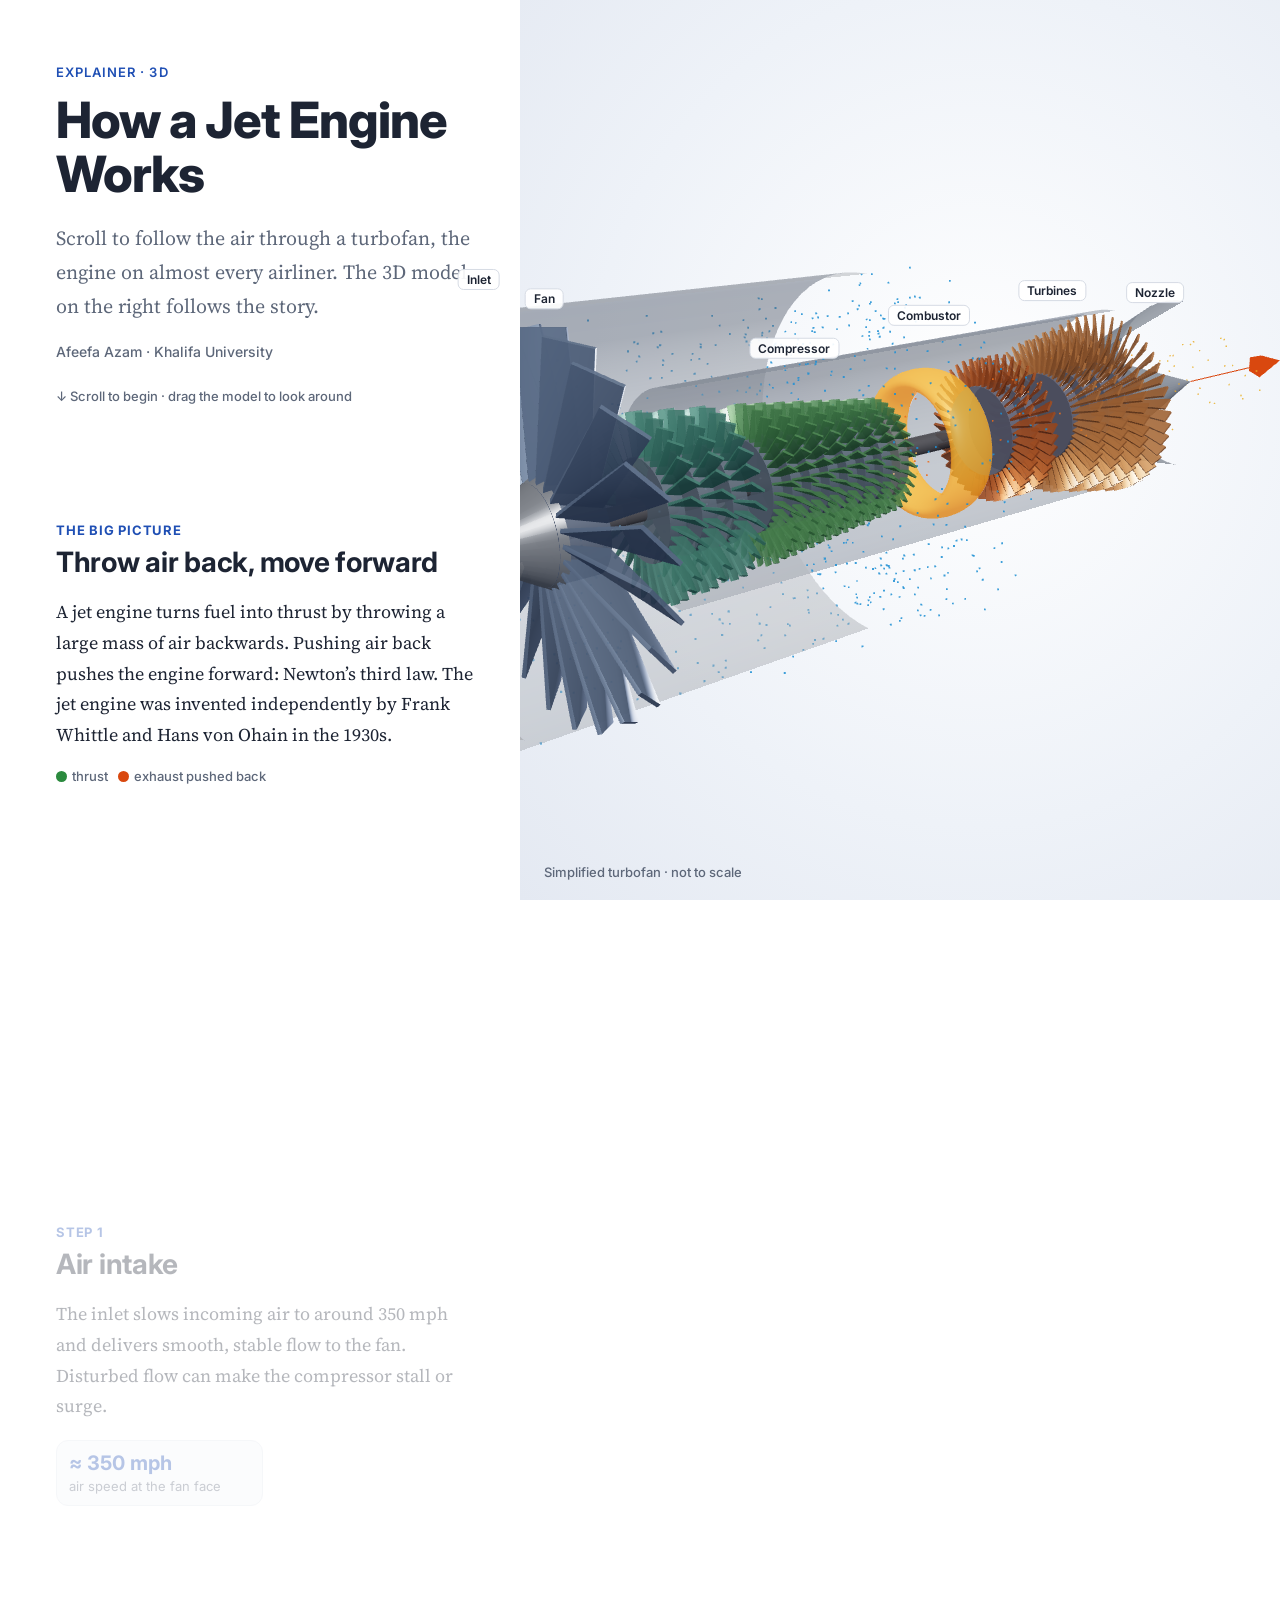
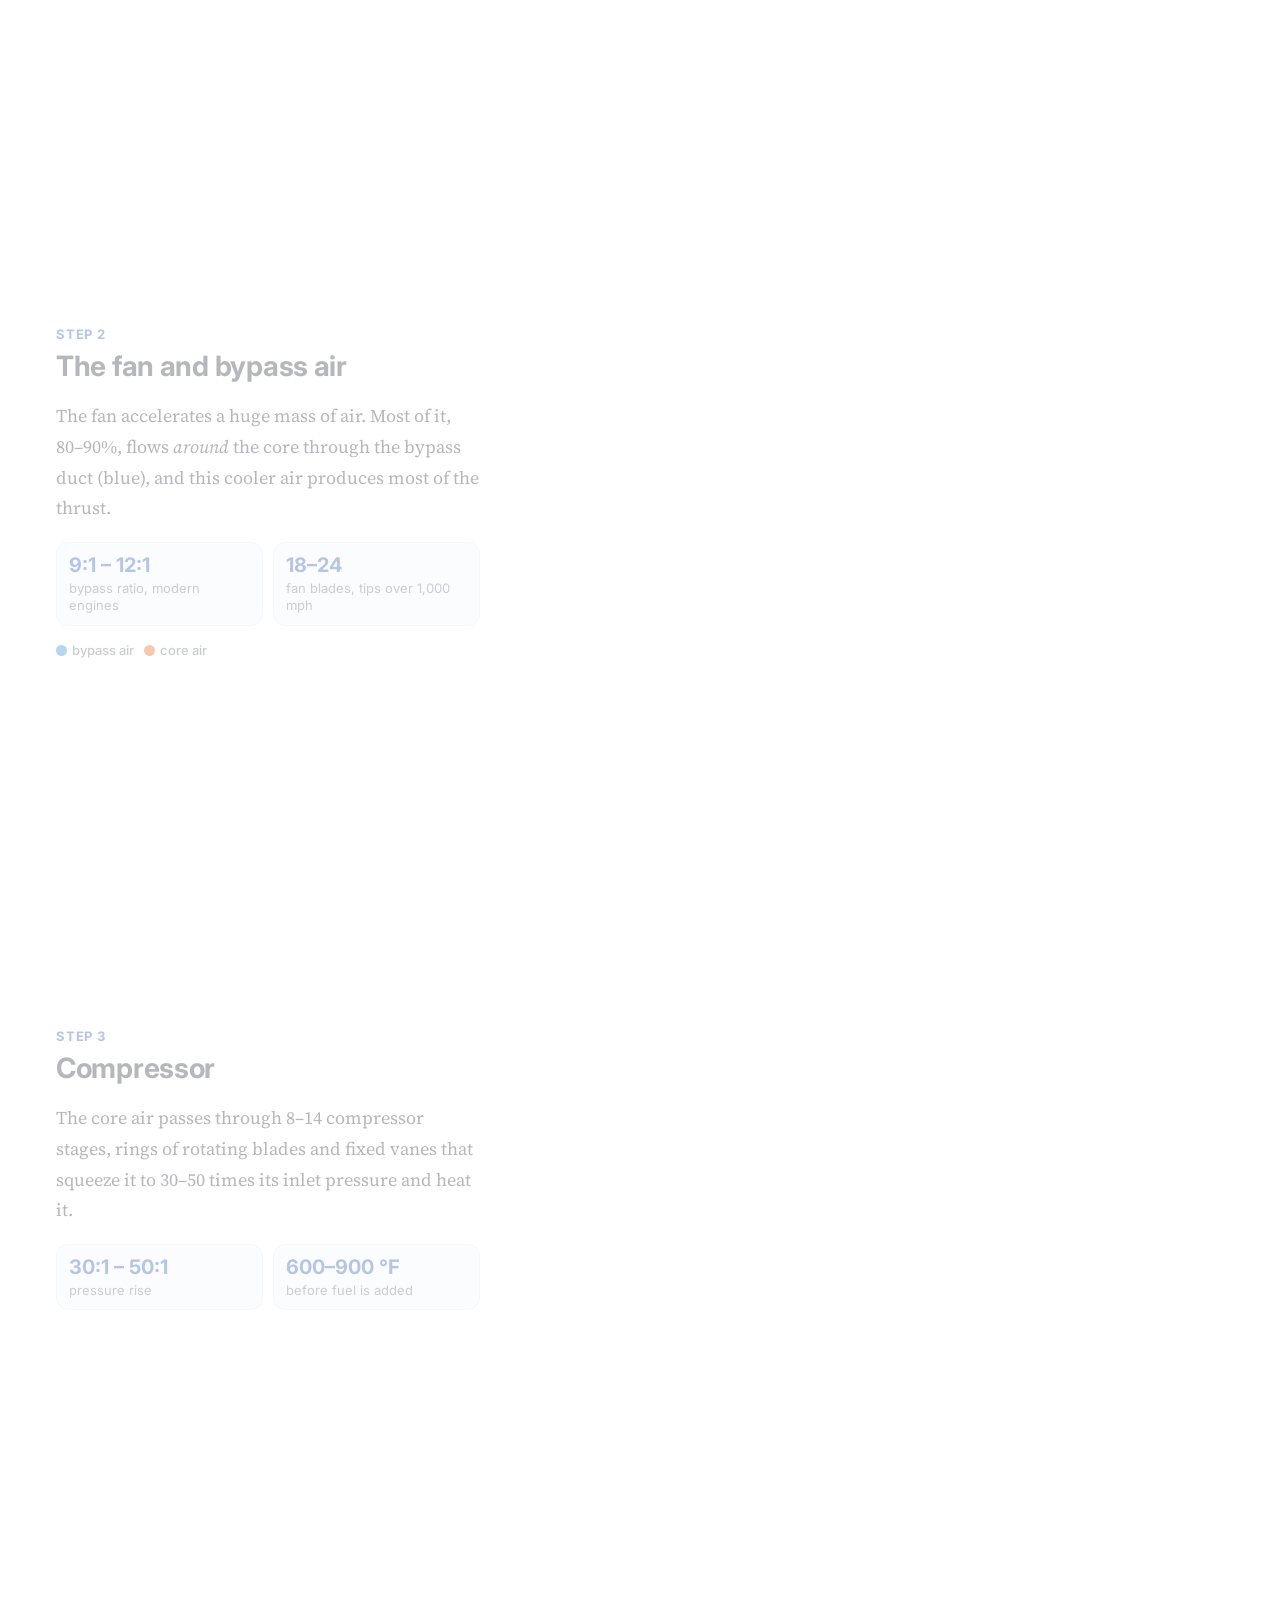
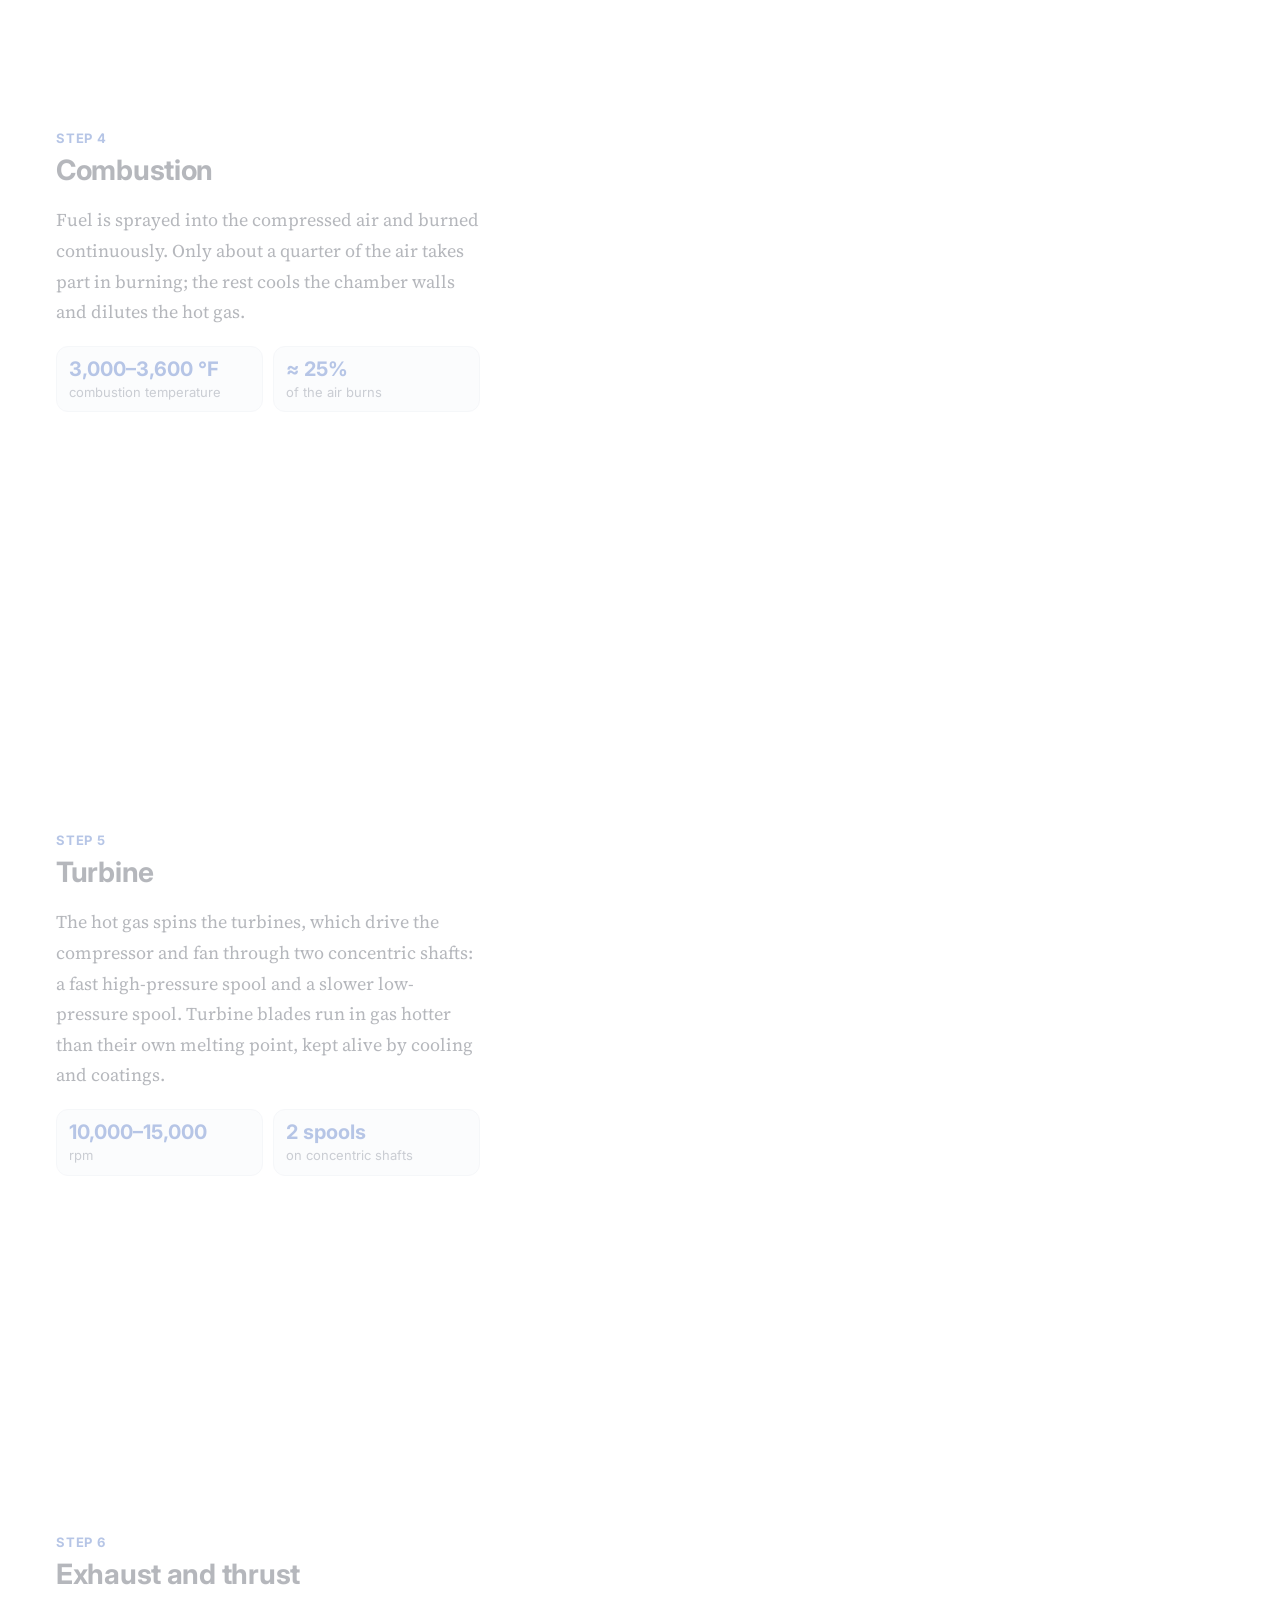
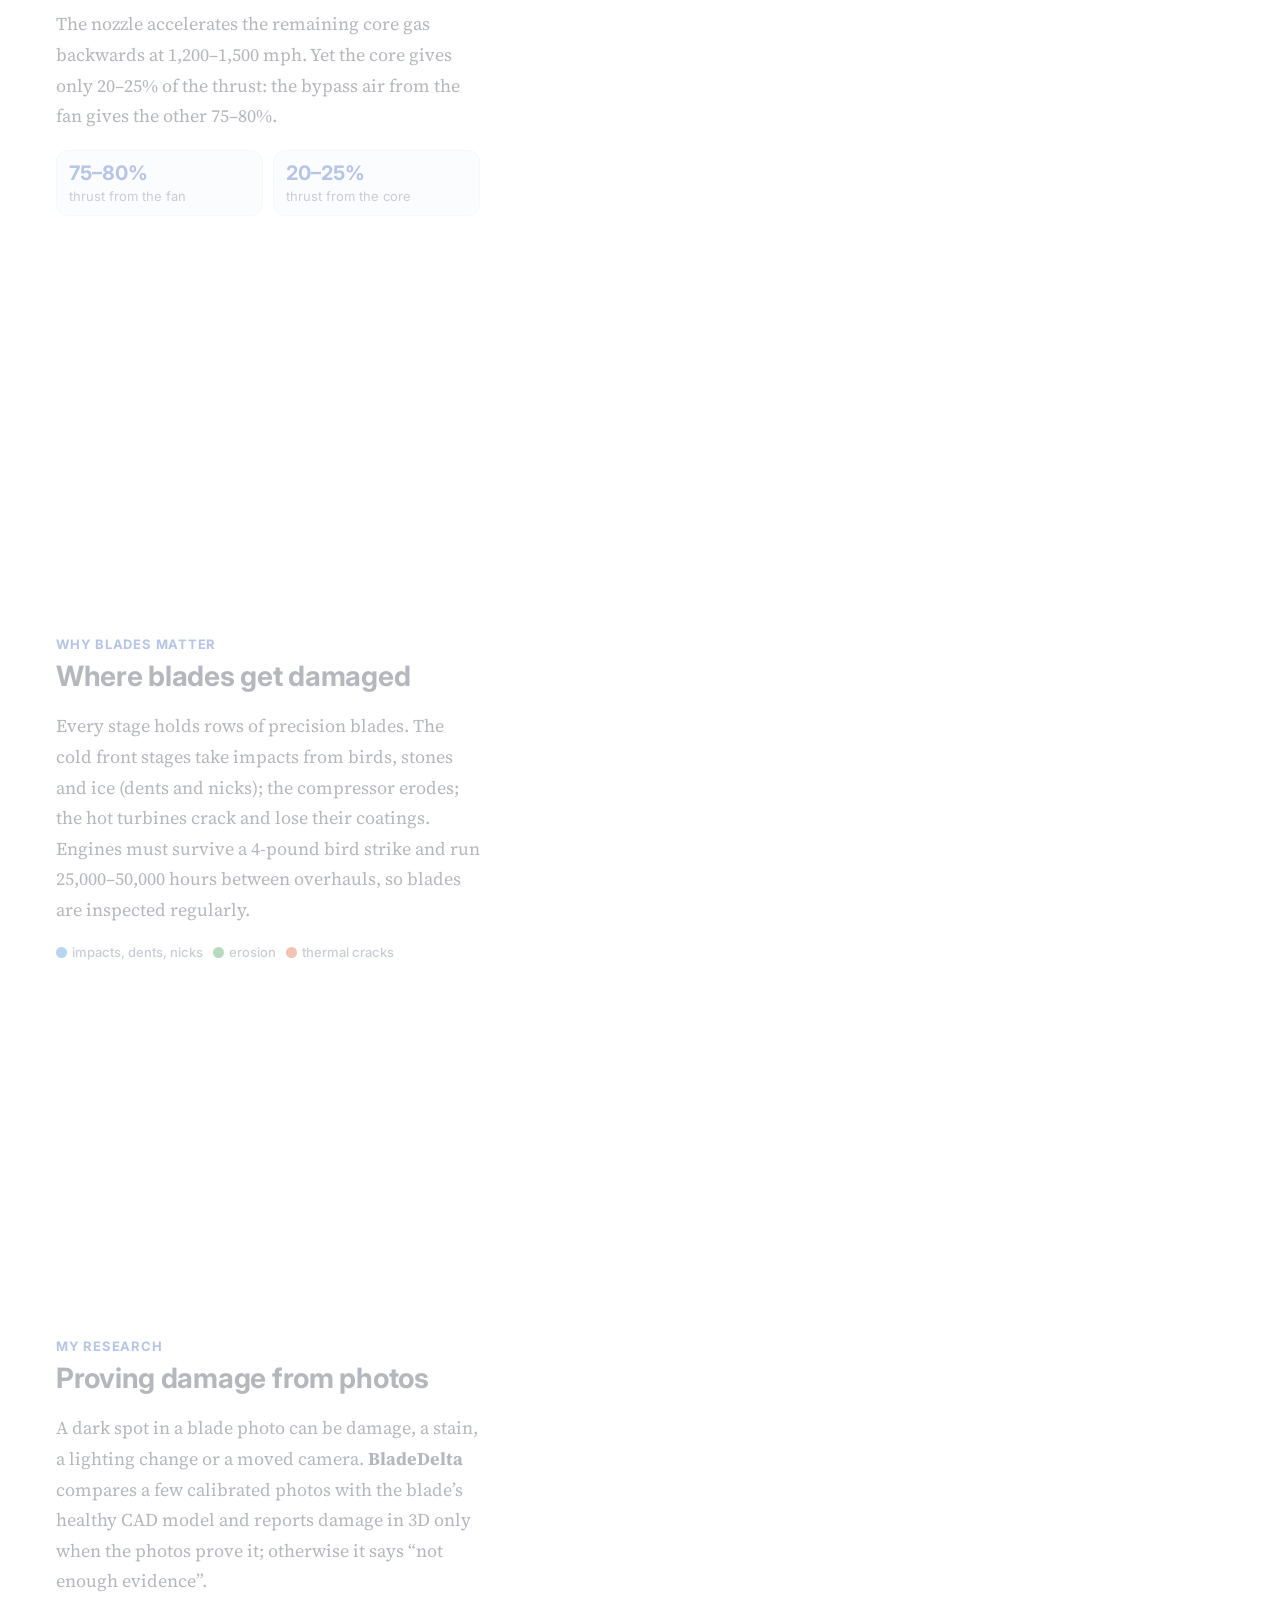
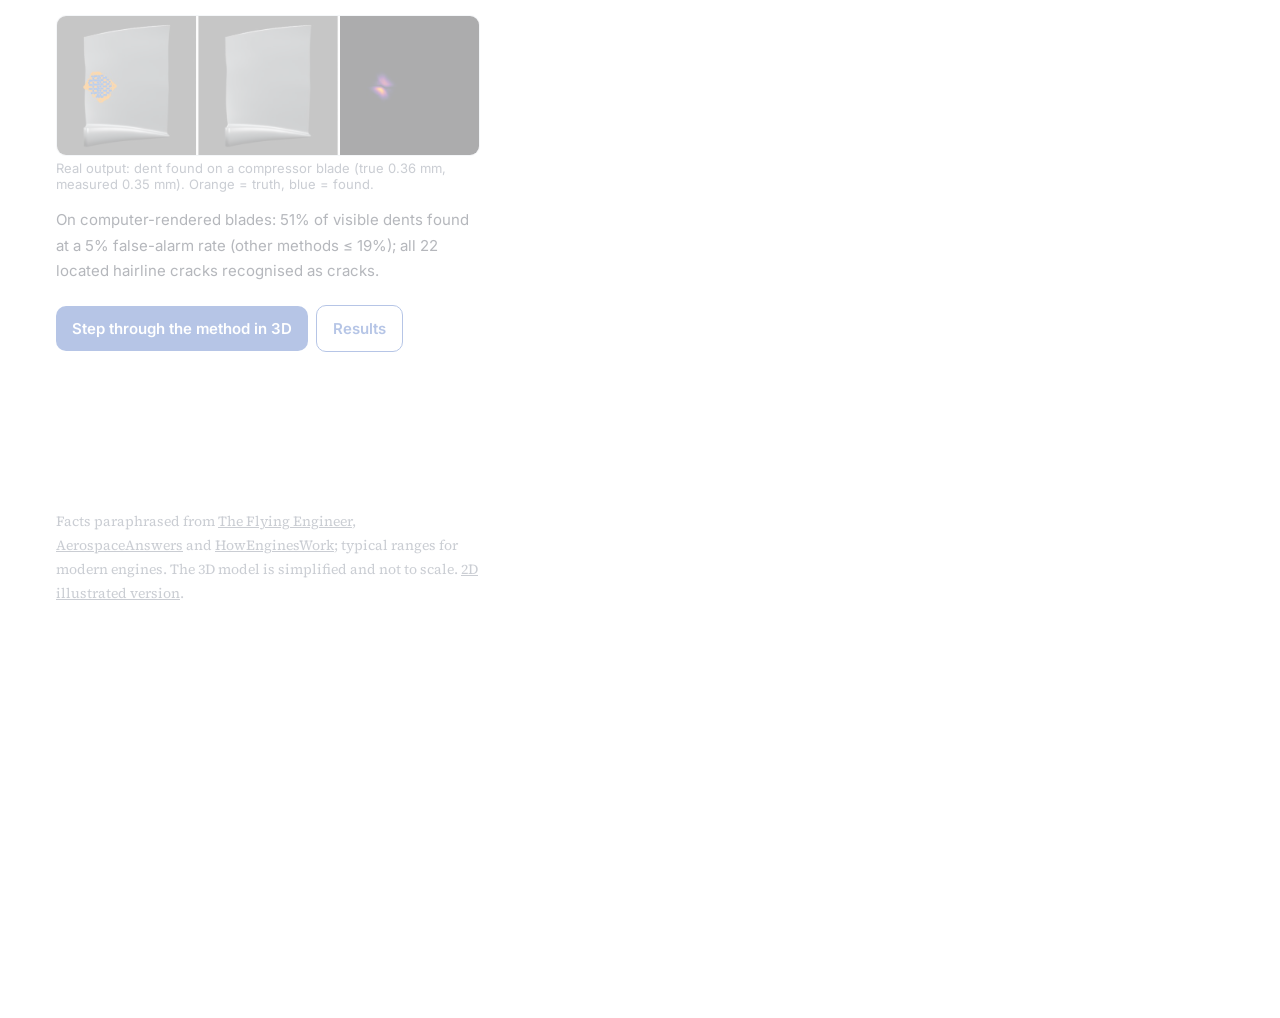
<file: jet_engine_3d_story.html>
<!doctype html>
<html lang="en">
<head>
<meta charset="utf-8">
<meta name="viewport" content="width=device-width,initial-scale=1">
<title>How a Jet Engine Works in 3D</title>
<link rel="preconnect" href="https://fonts.googleapis.com"><link rel="preconnect" href="https://fonts.gstatic.com" crossorigin>
<link href="https://fonts.googleapis.com/css2?family=Inter:wght@400;500;600;700;800&family=Source+Serif+4:opsz,wght@8..60,400;8..60,600&display=swap" rel="stylesheet">
<style>
:root{--bg:#ffffff;--fg:#1d2433;--muted:#5d6779;--soft:#f4f6fa;--line:#e3e7ee;--ac:#1f4fb4}
*{box-sizing:border-box}html{scroll-behavior:smooth}
body{margin:0;background:var(--bg);color:var(--fg);font:18px/1.7 "Source Serif 4",Georgia,serif}
h1,h2,.sans,.kpi,.btn,.tag{font-family:Inter,system-ui,sans-serif}
.layout{display:grid;grid-template-columns:minmax(0,520px) minmax(0,1fr);gap:0}
.text{padding:0 40px 30vh 56px}
.stage{position:sticky;top:0;height:100vh;background:radial-gradient(ellipse at 60% 45%,#ffffff 0%,#eef2f8 60%,#e4e9f2 100%)}
#c{width:100%;height:100%;display:block}
header{padding:64px 0 10px}
.kicker{font:600 13px Inter,sans-serif;letter-spacing:.08em;text-transform:uppercase;color:var(--ac)}
h1{font-size:clamp(34px,4.4vw,50px);line-height:1.08;letter-spacing:-.02em;margin:.25em 0 .35em;font-weight:800}
.lede{font-size:20px;color:var(--muted)}
.byline{font:500 14px Inter,sans-serif;color:var(--muted);margin-top:12px}
.hint{font:500 13px Inter,sans-serif;color:var(--muted);margin-top:28px}
section.chap{min-height:78vh;padding:12vh 0 4vh;opacity:.32;transition:opacity .4s}
section.chap.active{opacity:1}
.num{font:700 13px Inter,sans-serif;color:var(--ac);letter-spacing:.06em}
h2{font-size:28px;line-height:1.2;margin:.3em 0 .4em;letter-spacing:-.01em}
.kpis{display:grid;grid-template-columns:repeat(2,minmax(0,1fr));gap:10px;margin:16px 0}
.kpi{background:var(--soft);border:1px solid var(--line);border-radius:12px;padding:10px 12px}
.kpi b{display:block;font-size:20px;color:var(--ac);line-height:1.2}.kpi span{font-size:13px;color:var(--muted);display:block;margin-top:3px;line-height:1.35}
.legend{display:flex;flex-wrap:wrap;gap:10px;font:500 13px Inter,sans-serif;color:var(--muted);margin-top:8px}
.dot{display:inline-block;width:11px;height:11px;border-radius:50%;margin-right:5px;vertical-align:-1px}
.gallery{display:grid;grid-template-columns:1fr;gap:10px;margin:14px 0}.gallery img{width:100%;border-radius:10px;border:1px solid var(--line);display:block}
.gallery figcaption{font:13px Inter,sans-serif;color:var(--muted);margin-top:4px}
.btn{display:inline-block;font-weight:600;font-size:15px;background:var(--ac);color:#fff;text-decoration:none;padding:10px 16px;border-radius:10px;margin:6px 8px 0 0}
.btn.alt{background:transparent;color:var(--ac);border:1px solid var(--ac)}
.src{font-size:14px;color:var(--muted)}.src a{color:var(--muted)}
.lbl{font:600 12px Inter,sans-serif;color:#1d2433;background:rgba(255,255,255,.92);border:1px solid #d6dbe4;padding:2px 8px;border-radius:6px;white-space:nowrap;pointer-events:none;transition:opacity .3s}
.lbl.dim{opacity:.25}
.caption3d{position:absolute;left:24px;bottom:20px;font:500 13px Inter,sans-serif;color:var(--muted)}
@media (max-width:900px){.layout{grid-template-columns:1fr}.stage{position:sticky;top:0;height:46vh;z-index:2;border-bottom:1px solid var(--line)}.text{padding:0 20px 30vh}.layout{display:flex;flex-direction:column-reverse}section.chap{min-height:60vh}}
</style>
<script type="importmap">{"imports":{"three":"./vendor/three/three.module.js","three/addons/":"./vendor/three/addons/"}}</script>
</head>
<body>
<div id="fail" style="display:none;position:fixed;inset:0;z-index:50;background:#fff;padding:24px;overflow:auto;font-family:Inter,sans-serif"><div style="max-width:760px;margin:6vh auto;text-align:center">
<h2>The 3D view could not start in this browser</h2><p id="failwhy" style="color:#5d6779"></p>
<img src="img/jet_spin.gif" alt="Recorded rotation of the 3D engine" style="max-width:100%;border-radius:12px">
<p style="color:#5d6779;font-size:14px">Enable hardware acceleration (Chrome: Settings → System → “Use graphics acceleration when available”) and reload, or read the <a href="how_jet_engines_work.html">illustrated 2D version</a>.</p></div></div>
<script>(function(){var ok=false;try{var c=document.createElement('canvas');ok=!!(c.getContext('webgl2')||c.getContext('webgl'));}catch(e){}
window.__fail=function(w){document.getElementById('failwhy').textContent=w;document.getElementById('fail').style.display='block';};
if(!ok)addEventListener('DOMContentLoaded',function(){__fail('3D graphics (WebGL) are turned off or unavailable.');});
addEventListener('error',function(e){if(!window.__started)__fail('A script failed to load: '+(e.message||e.filename||'unknown'));},true);
setTimeout(function(){if(!window.__started)__fail('The 3D view did not start within 15 seconds.');},15000);})();</script>

<div class="layout">
<div class="text">
<header>
  <div class="kicker">Explainer · 3D</div>
  <h1>How a Jet Engine Works</h1>
  <p class="lede">Scroll to follow the air through a turbofan, the engine on almost every airliner. The 3D model on the right follows the story.</p>
  <div class="byline">Afeefa Azam · Khalifa University</div>
  <div class="hint">↓ Scroll to begin · drag the model to look around</div>
</header>

<section class="chap" data-k="intro"><div class="num">THE BIG PICTURE</div><h2>Throw air back, move forward</h2>
<p>A jet engine turns fuel into thrust by throwing a large mass of air backwards. Pushing air back pushes the engine forward: Newton’s third law. The jet engine was invented independently by Frank Whittle and Hans von Ohain in the 1930s.</p>
<div class="legend"><span><i class="dot" style="background:#2b8a3e"></i>thrust</span><span><i class="dot" style="background:#d9480f"></i>exhaust pushed back</span></div></section>

<section class="chap" data-k="intake"><div class="num">STEP 1</div><h2>Air intake</h2>
<p>The inlet slows incoming air to around 350 mph and delivers smooth, stable flow to the fan. Disturbed flow can make the compressor stall or surge.</p>
<div class="kpis"><div class="kpi"><b>≈ 350 mph</b><span>air speed at the fan face</span></div></div></section>

<section class="chap" data-k="fan"><div class="num">STEP 2</div><h2>The fan and bypass air</h2>
<p>The fan accelerates a huge mass of air. Most of it, 80–90%, flows <i>around</i> the core through the bypass duct (blue), and this cooler air produces most of the thrust.</p>
<div class="kpis"><div class="kpi"><b>9:1 – 12:1</b><span>bypass ratio, modern engines</span></div><div class="kpi"><b>18–24</b><span>fan blades, tips over 1,000 mph</span></div></div>
<div class="legend"><span><i class="dot" style="background:#1c7ed6"></i>bypass air</span><span><i class="dot" style="background:#e8590c"></i>core air</span></div></section>

<section class="chap" data-k="comp"><div class="num">STEP 3</div><h2>Compressor</h2>
<p>The core air passes through 8–14 compressor stages, rings of rotating blades and fixed vanes that squeeze it to 30–50 times its inlet pressure and heat it.</p>
<div class="kpis"><div class="kpi"><b>30:1 – 50:1</b><span>pressure rise</span></div><div class="kpi"><b>600–900 °F</b><span>before fuel is added</span></div></div></section>

<section class="chap" data-k="comb"><div class="num">STEP 4</div><h2>Combustion</h2>
<p>Fuel is sprayed into the compressed air and burned continuously. Only about a quarter of the air takes part in burning; the rest cools the chamber walls and dilutes the hot gas.</p>
<div class="kpis"><div class="kpi"><b>3,000–3,600 °F</b><span>combustion temperature</span></div><div class="kpi"><b>≈ 25%</b><span>of the air burns</span></div></div></section>

<section class="chap" data-k="turb"><div class="num">STEP 5</div><h2>Turbine</h2>
<p>The hot gas spins the turbines, which drive the compressor and fan through two concentric shafts: a fast high-pressure spool and a slower low-pressure spool. Turbine blades run in gas hotter than their own melting point, kept alive by cooling and coatings.</p>
<div class="kpis"><div class="kpi"><b>10,000–15,000</b><span>rpm</span></div><div class="kpi"><b>2 spools</b><span>on concentric shafts</span></div></div></section>

<section class="chap" data-k="exhaust"><div class="num">STEP 6</div><h2>Exhaust and thrust</h2>
<p>The nozzle accelerates the remaining core gas backwards at 1,200–1,500 mph. Yet the core gives only 20–25% of the thrust: the bypass air from the fan gives the other 75–80%.</p>
<div class="kpis"><div class="kpi"><b>75–80%</b><span>thrust from the fan</span></div><div class="kpi"><b>20–25%</b><span>thrust from the core</span></div></div></section>

<section class="chap" data-k="damage"><div class="num">WHY BLADES MATTER</div><h2>Where blades get damaged</h2>
<p>Every stage holds rows of precision blades. The cold front stages take impacts from birds, stones and ice (dents and nicks); the compressor erodes; the hot turbines crack and lose their coatings. Engines must survive a 4-pound bird strike and run 25,000–50,000 hours between overhauls, so blades are inspected regularly.</p>
<div class="legend"><span><i class="dot" style="background:#1c7ed6"></i>impacts, dents, nicks</span><span><i class="dot" style="background:#2b8a3e"></i>erosion</span><span><i class="dot" style="background:#d9480f"></i>thermal cracks</span></div></section>

<section class="chap" data-k="inspect"><div class="num">MY RESEARCH</div><h2>Proving damage from photos</h2>
<p>A dark spot in a blade photo can be damage, a stain, a lighting change or a moved camera. <b>BladeDelta</b> compares a few calibrated photos with the blade’s healthy CAD model and reports damage in 3D only when the photos prove it; otherwise it says “not enough evidence”.</p>
<div class="gallery"><figure style="margin:0"><img src="img/vr/res/test2_0083_3.jpg" alt="Dent found on a compressor blade"><figcaption>Real output: dent found on a compressor blade (true 0.36 mm, measured 0.35 mm). Orange = truth, blue = found.</figcaption></figure></div>
<p class="sans" style="font-size:15px">On computer-rendered blades: 51% of visible dents found at a 5% false-alarm rate (other methods ≤ 19%); all 22 located hairline cracks recognised as cracks.</p>
<a class="btn" href="lab.html">Step through the method in 3D</a><a class="btn alt" href="visual_results.html">Results</a></section>

<section class="chap" data-k="end" style="min-height:40vh"><p class="src">Facts paraphrased from <a href="https://theflyingengineer.com/how-do-jet-engines-work/">The Flying Engineer</a>, <a href="https://aerospaceanswers.com/what-is-a-jet-engine/">AerospaceAnswers</a> and <a href="https://www.howengineswork.com/engines/jet">HowEnginesWork</a>; typical ranges for modern engines. The 3D model is simplified and not to scale. <a href="how_jet_engines_work.html">2D illustrated version</a>.</p></section>
</div>

<div class="stage"><canvas id="c"></canvas><div class="caption3d" id="cap3d">Simplified turbofan · not to scale</div></div>
</div>

<script type="module">
import * as THREE from 'three';
import { OrbitControls } from 'three/addons/controls/OrbitControls.js';
import { CSS2DRenderer, CSS2DObject } from 'three/addons/renderers/CSS2DRenderer.js';

const stage = document.querySelector('.stage'), canvas = document.getElementById('c');
const renderer = new THREE.WebGLRenderer({ canvas, antialias: true, alpha: true }); renderer.setPixelRatio(Math.min(devicePixelRatio, 2));
renderer.localClippingEnabled = true; renderer.outputColorSpace = THREE.SRGBColorSpace; renderer.toneMapping = THREE.ACESFilmicToneMapping; renderer.toneMappingExposure = 1.05;
const css = new CSS2DRenderer(); css.domElement.style.cssText = 'position:absolute;inset:0;pointer-events:none'; stage.appendChild(css.domElement);
const scene = new THREE.Scene();
const camera = new THREE.PerspectiveCamera(36, 1, 0.1, 100);
const controls = new OrbitControls(camera, canvas); controls.enableDamping = true; controls.enableZoom = false; controls.enablePan = false;
scene.add(new THREE.HemisphereLight(0xffffff, 0xc9d2e3, 1.6));
const kl = new THREE.DirectionalLight(0xffffff, 2.0); kl.position.set(-4, 7, 6); scene.add(kl);
const rl = new THREE.DirectionalLight(0xdbe6ff, 0.8); rl.position.set(5, -2, -4); scene.add(rl);
const shadow = new THREE.Mesh(new THREE.CircleGeometry(4.5, 48), new THREE.MeshBasicMaterial({ color: 0x9aa6bd, transparent: true, opacity: .13 }));


const cut = new THREE.Plane(new THREE.Vector3(0, 0, -1), 0);
const parts = {}, mats = [];
function mat(color, o = {}) { const m = new THREE.MeshStandardMaterial({ color, roughness: o.r ?? .42, metalness: o.m ?? .55, transparent: true, opacity: o.op ?? 1, side: o.ds ? THREE.DoubleSide : THREE.FrontSide, clippingPlanes: o.clip ? [cut] : null });
  m.userData.base = new THREE.Color(color); m.userData.op = o.op ?? 1; mats.push(m); return m; }
function part(k) { if (!parts[k]) { parts[k] = new THREE.Group(); parts[k].userData.mats = []; scene.add(parts[k]); } return parts[k]; }
function add(k, mesh) { part(k).add(mesh); mesh.traverse(o => o.material && part(k).userData.mats.push(o.material)); return mesh; }
const low = [], high = [];
function row(k, x, n, r0, r1, chord, twist, color, spool, th = .025) {
  const geo = new THREE.BoxGeometry(chord, r1 - r0, th); geo.translate(0, (r0 + r1) / 2, 0); const pos = geo.attributes.position;
  for (let i = 0; i < pos.count; i++) { const y = pos.getY(i), a = twist * (.35 + .65 * (y - r0) / (r1 - r0)), xx = pos.getX(i), zz = pos.getZ(i); pos.setX(i, xx * Math.cos(a) - zz * Math.sin(a)); pos.setZ(i, xx * Math.sin(a) + zz * Math.cos(a)); }
  geo.computeVertexNormals(); const im = new THREE.InstancedMesh(geo, mat(color, { r: .32, m: .7 }), n), M = new THREE.Matrix4();
  for (let i = 0; i < n; i++) { M.makeRotationX(i / n * Math.PI * 2); im.setMatrixAt(i, M); }
  const disk = new THREE.Mesh(new THREE.CylinderGeometry(r0, r0, chord * 1.05, 40), mat(0x8a94a6, { r: .5, m: .6 })); disk.rotation.z = Math.PI / 2;
  const g = new THREE.Group(); g.add(im, disk); g.position.x = x; add(k, g); (spool === 'low' ? low : high).push(g);
}
row('fan', -2.9, 22, .42, 1.62, .42, .9, 0x9fb3d1, 'low', .035);
const spin = new THREE.Mesh(new THREE.ConeGeometry(.46, .8, 40), mat(0xe9edf3, { r: .25, m: .8 })); spin.rotation.z = Math.PI / 2; spin.position.x = -3.45; add('fan', spin); low.push(spin);
[-2.1, -1.8, -1.5].forEach((x, i) => row('comp', x, 30, .45, .82 - i * .03, .14, .7, 0x7fc4b4, 'low'));
for (let i = 0; i < 8; i++) row('comp', -1.1 + i * .2, 34, .42, .72 - i * .025, .1, .65, 0x86c98a, 'high', .02);
const burner = new THREE.Mesh(new THREE.TorusGeometry(.62, .11, 20, 60), mat(0xf59f00, { r: .5, m: .3 })); burner.material.emissive = new THREE.Color(0xff7a1a); burner.material.emissiveIntensity = .25;
burner.rotation.y = Math.PI / 2; burner.position.x = .95; burner.scale.set(1, 1, 2.2); add('comb', burner);
[1.7, 1.95].forEach(x => row('turb', x, 40, .45, .72, .12, -.75, 0xf08c4f, 'high'));
[2.55, 2.82, 3.09, 3.36].forEach((x, i) => row('turb', x, 46, .45, .8 + i * .05, .13, -.7, 0xf5a96b, 'low', .022));
const noz = new THREE.Mesh(new THREE.CylinderGeometry(.62, .95, 1.2, 48, 1, true), mat(0xb8c0cc, { ds: true, clip: true })); noz.rotation.z = Math.PI / 2; noz.position.x = 4.1; add('exhaust', noz);
const plug = new THREE.Mesh(new THREE.ConeGeometry(.42, 1.3, 40), mat(0xa9b1be)); plug.rotation.z = -Math.PI / 2; plug.position.x = 4.25; add('exhaust', plug);
const shaft = new THREE.Mesh(new THREE.CylinderGeometry(.09, .09, 6.8, 24), mat(0xd7dbe5, { m: .9, r: .2 })); shaft.rotation.z = Math.PI / 2; shaft.position.x = .3; add('turb', shaft);
const nac = new THREE.Mesh(new THREE.CylinderGeometry(1.78, 1.72, 3.6, 72, 1, true), mat(0xd5dbe4, { op: .55, ds: true, clip: true })); nac.rotation.z = Math.PI / 2; nac.position.x = -1.6; add('intake', nac);
const lip = new THREE.Mesh(new THREE.TorusGeometry(1.75, .07, 16, 72), mat(0xe9edf3, { clip: true })); lip.rotation.y = Math.PI / 2; lip.position.x = -3.4; add('intake', lip);
const core = new THREE.Mesh(new THREE.CylinderGeometry(.98, .98, 5.4, 64, 1, true), mat(0x9aa4b4, { op: .5, ds: true, clip: true })); core.rotation.z = Math.PI / 2; core.position.x = .85; add('casing', core);

// labels
const LBL = { intake: ['Inlet', -3.4, 2.05], fan: ['Fan', -2.9, 1.85], comp: ['Compressor', -.6, 1.15], comb: ['Combustor', .95, 1.25], turb: ['Turbines', 2.6, 1.3], exhaust: ['Nozzle', 4.2, 1.1] };
const labels = {};
for (const k in LBL) { const d = document.createElement('div'); d.className = 'lbl'; d.textContent = LBL[k][0]; const o = new CSS2DObject(d); o.position.set(LBL[k][1], LBL[k][2], 0); scene.add(o); labels[k] = d; }

// airflow
const NP = 1300, pg = new THREE.BufferGeometry(), pp = new Float32Array(NP * 3), pc = new Float32Array(NP * 3), P = [];
for (let i = 0; i < NP; i++) { const by = i < NP * .6; P.push({ by, a: Math.random() * 6.283, r: by ? 1.05 + Math.random() * .6 : .2 + Math.random() * .45, x: -4.6 + Math.random() * 9.6, v: .8 + Math.random() * .6 }); }
pg.setAttribute('position', new THREE.BufferAttribute(pp, 3)); pg.setAttribute('color', new THREE.BufferAttribute(pc, 3));
const flow = new THREE.Points(pg, new THREE.PointsMaterial({ size: .05, vertexColors: true, transparent: true, opacity: .85, depthWrite: false })); scene.add(flow);
const cB = new THREE.Color(0x1c7ed6), cC = new THREE.Color(0x4dabf7), cH = new THREE.Color(0xe8590c), cM = new THREE.Color(0xf59f00), tc = new THREE.Color();

// arrows
const thrust = new THREE.ArrowHelper(new THREE.Vector3(-1, 0, 0), new THREE.Vector3(-3.7, 2.5, 0), 1.7, 0x2b8a3e, .45, .28);
const exh = new THREE.ArrowHelper(new THREE.Vector3(1, 0, 0), new THREE.Vector3(4.9, 0, 0), 1.7, 0xd9480f, .45, .28); scene.add(thrust, exh);

// damage overlay colours
const DMG = { fan: 0x1971c2, comp: 0x2f9e44, turb: 0xe03131 };

// ---------- chapters ----------
const CH = {
  intro:   { cam: [-8.6, 4.0, 10.6], tgt: [.6, 0, 0], on: null, arrows: true, flow: 'all' },
  intake:  { cam: [-6.2, 1.6, 4.6], tgt: [-2.8, 0, 0], on: ['intake', 'fan'], flow: 'all' },
  fan:     { cam: [-5.4, 2.2, 4.6], tgt: [-2.6, 0, 0], on: ['fan'], flow: 'all' },
  comp:    { cam: [-2.4, 1.8, 4.2], tgt: [-1.0, 0, 0], on: ['comp'], flow: 'core' },
  comb:    { cam: [-.2, 1.6, 3.6], tgt: [.95, 0, 0], on: ['comb'], flow: 'core' },
  turb:    { cam: [1.2, 1.8, 4.2], tgt: [2.6, 0, 0], on: ['turb'], flow: 'core' },
  exhaust: { cam: [2.0, 2.6, 6.2], tgt: [3.6, 0, 0], on: ['exhaust'], arrows: true, flow: 'all' },
  damage:  { cam: [-7.0, 4.2, 9.4], tgt: [.6, 0, 0], on: ['fan', 'comp', 'turb'], dmg: true, flow: 'none' },
  inspect: { cam: [-3.4, 2.0, 4.2], tgt: [-1.0, 0, 0], on: ['comp'], dmg: true, flow: 'none' },
  end:     { cam: [-8.6, 4.0, 10.6], tgt: [.6, 0, 0], on: null, flow: 'all' } };
let cur = CH.intro, flowMode = 'all';
const camGoal = new THREE.Vector3(-8.6, 4.0, 10.6), tgtGoal = new THREE.Vector3(.6, 0, 0);
camera.position.copy(camGoal); controls.target.copy(tgtGoal);
function apply(k) {
  cur = CH[k]; camGoal.set(...cur.cam); tgtGoal.set(...cur.tgt); flowMode = cur.flow; thrust.visible = exh.visible = !!cur.arrows;
  for (const p in parts) {
    const lit = !cur.on || cur.on.includes(p), dmgCol = cur.dmg && DMG[p] ? new THREE.Color(DMG[p]) : null;
    parts[p].userData.mats.forEach(m => { m.userData.goalOp = lit ? m.userData.op : Math.min(m.userData.op, .12); m.userData.goalCol = dmgCol || m.userData.base; });
  }
  const DL = { fan: 'Fan: impacts, dents, nicks', comp: 'Compressor: erosion, dents', turb: 'Turbines: thermal cracks, coating loss' };
  for (const l in labels) { labels[l].textContent = cur.dmg && DL[l] ? DL[l] : LBL[l][0]; labels[l].style.borderColor = cur.dmg && DMG[l] ? '#' + DMG[l].toString(16).padStart(6, '0') : '';
    labels[l].classList.toggle('dim', !!cur.on && !cur.on.includes(l) && !(l === 'intake' && cur.on.includes('fan'))); }
}
const secs = [...document.querySelectorAll('section.chap')];
const io = new IntersectionObserver(es => { es.forEach(e => { if (e.isIntersecting) { secs.forEach(s => s.classList.toggle('active', s === e.target)); apply(e.target.dataset.k); } }); }, { rootMargin: '-45% 0px -45% 0px' });
secs.forEach(s => io.observe(s));
const q0 = new URLSearchParams(location.search).get('ch'); apply(q0 && CH[q0] ? q0 : 'intro'); if (q0) { camera.position.copy(camGoal); controls.target.copy(tgtGoal); secs.forEach(s => s.classList.toggle('active', s.dataset.k === q0)); }
let userMoved = false; controls.addEventListener('start', () => userMoved = true); addEventListener('scroll', () => userMoved = false, { passive: true });

function resize() { const w = stage.clientWidth, h = stage.clientHeight; renderer.setSize(w, h, false); css.setSize(w, h); camera.aspect = w / h; camera.updateProjectionMatrix(); }
addEventListener('resize', resize); resize();
const clock = new THREE.Clock(); window.__started = true;
renderer.setAnimationLoop(() => {
  const dt = Math.min(clock.getDelta(), .05), t = clock.elapsedTime;
  low.forEach(g => g.rotation.x += dt * 2.4); high.forEach(g => g.rotation.x += dt * 6.2);
  burner.material.emissiveIntensity = .3 + .12 * Math.sin(t * 20);
  mats.forEach(m => { if (m.userData.goalOp !== undefined) { m.opacity += (m.userData.goalOp - m.opacity) * .08; m.color.lerp(m.userData.goalCol, .08); m.depthWrite = m.opacity > .5; } });
  for (let i = 0; i < NP; i++) {
    const p = P[i], show = flowMode === 'all' || (flowMode === 'core' && !p.by);
    if (!show) { pp[i * 3 + 1] = 999; continue; }
    p.x += p.v * 2.4 * dt * (p.by ? 1 : (p.x > .6 ? 1.8 : 1)); if (p.x > (p.by ? 1.0 : 5.6)) p.x = -4.6;
    let r = p.r; if (!p.by) { if (p.x > -2.2 && p.x < .7) r = p.r * (1 - .25 * (p.x + 2.2) / 2.9); if (p.x > 3.6) r = p.r * .85; } else if (p.x > -.2) r = p.r + (p.x + .2) * .12;
    const a = p.a + (!p.by && p.x > -3 && p.x < 3.6 ? p.x * .6 : 0);
    pp[i * 3] = p.x; pp[i * 3 + 1] = Math.cos(a) * r; pp[i * 3 + 2] = Math.sin(a) * r;
    if (p.by) tc.copy(cB); else if (p.x < .6) tc.copy(cC).lerp(cM, Math.max(0, (p.x + 2.2) / 2.8)); else tc.copy(cH).lerp(cM, Math.min(1, Math.max(0, (p.x - 2) / 3.5)));
    pc[i * 3] = tc.r; pc[i * 3 + 1] = tc.g; pc[i * 3 + 2] = tc.b;
  }
  pg.attributes.position.needsUpdate = pg.attributes.color.needsUpdate = true;
  if (!userMoved) { camera.position.lerp(camGoal, .045); controls.target.lerp(tgtGoal, .06); }
  controls.update(); renderer.render(scene, camera); css.render(scene, camera);
});
</script>
</body>
</html>
</file>
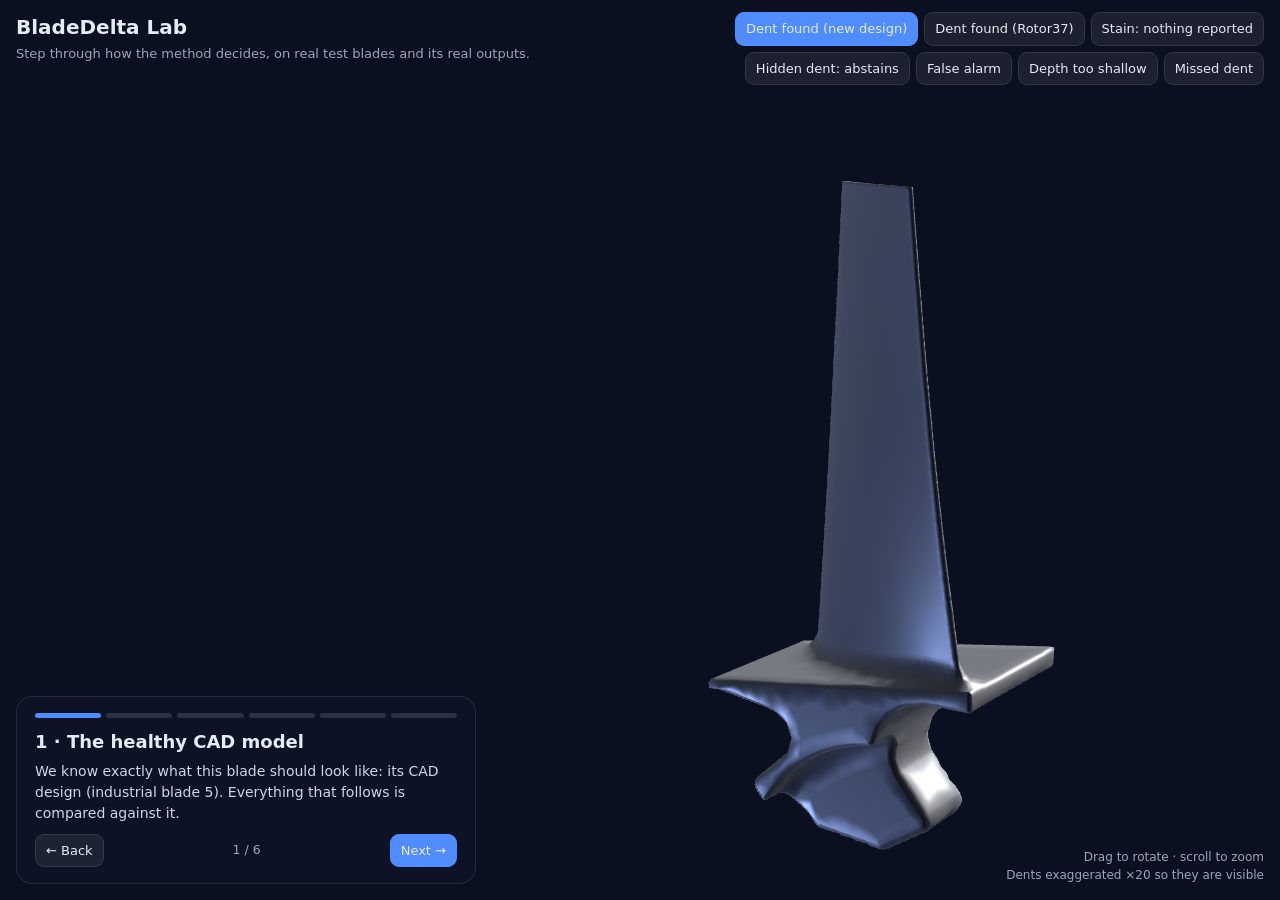
<file: lab.html>
<!doctype html>
<html lang="en">
<head>
<meta charset="utf-8">
<meta name="viewport" content="width=device-width,initial-scale=1">
<title>BladeDelta Lab</title>
<style>
:root{--bg:#0b1020;--panel:rgba(14,21,38,.9);--fg:#e6ebf5;--muted:#9aa6bd;--ac:#4f8cff;--ok:#22c55e;--bad:#ef4444;--warn:#f59e0b;--line:rgba(255,255,255,.1)}
*{box-sizing:border-box}html,body{margin:0;height:100%;background:var(--bg);color:var(--fg);font:15px/1.5 system-ui,-apple-system,Segoe UI,Roboto,sans-serif;overflow:hidden}
#c{position:fixed;inset:0}
header{position:fixed;left:16px;top:12px;right:16px;display:flex;justify-content:space-between;gap:12px;align-items:flex-start;pointer-events:none}
header>*{pointer-events:auto}h1{margin:0;font-size:20px}header p{margin:2px 0 0;color:var(--muted);font-size:13px}
.cases{display:flex;flex-wrap:wrap;gap:6px;max-width:640px;justify-content:flex-end}
button{background:rgba(255,255,255,.07);color:var(--fg);border:1px solid var(--line);border-radius:9px;padding:6px 10px;font:inherit;font-size:13px;cursor:pointer}
button:hover{background:rgba(255,255,255,.14)}button[aria-pressed=true]{background:var(--ac);border-color:var(--ac)}
#panel{position:fixed;left:16px;bottom:16px;width:min(460px,calc(100vw - 32px));background:var(--panel);border:1px solid var(--line);border-radius:16px;padding:16px 18px;backdrop-filter:blur(8px)}
.steps{display:flex;gap:5px;margin-bottom:10px}.steps span{flex:1;height:5px;border-radius:3px;background:rgba(255,255,255,.12)}.steps span.on{background:var(--ac)}
#stepTitle{margin:0;font-size:18px}#stepText{color:#cfd7e6;margin:6px 0 10px;font-size:14px}
.nav{display:flex;gap:8px;justify-content:space-between;align-items:center}.nav small{color:var(--muted)}
#photos{display:none;gap:8px;margin:8px 0}#photos img{width:50%;border-radius:8px;border:1px solid var(--line)}
#diff{display:none;width:100%;border-radius:8px;border:1px solid var(--line);margin:8px 0}
#meter{display:none;margin:10px 0}
.bar{position:relative;height:16px;border-radius:8px;background:linear-gradient(90deg,#1f2a44,#22355e);overflow:hidden}
.fill{position:absolute;left:0;top:0;bottom:0;width:0;border-radius:8px;transition:width 1.2s cubic-bezier(.2,.8,.2,1)}
.tau{position:absolute;top:-6px;bottom:-6px;width:2px;background:#fff}.tauL{position:absolute;top:-22px;font-size:11px;color:var(--muted);transform:translateX(-50%);white-space:nowrap}
.scale{display:flex;justify-content:space-between;font-size:11px;color:var(--muted);margin-top:4px}
#verdict{display:none;margin-top:10px;padding:10px 12px;border-radius:10px;font-weight:700;font-size:16px;text-align:center}
#truth{display:none;font-size:13px;margin-top:8px}#truth div{display:flex;justify-content:space-between;border-bottom:1px solid var(--line);padding:3px 0}
.hud{position:fixed;right:16px;bottom:16px;color:var(--muted);font-size:12px;text-align:right;max-width:340px}
.tag3d{color:#fff;font-size:12px;font-weight:700;padding:2px 8px;border-radius:6px;background:rgba(10,16,32,.8);border:1px solid var(--line);pointer-events:none;white-space:nowrap}
@media (max-width:760px){header p{display:none}.cases{max-width:60vw}#panel{max-height:52vh;overflow:auto}.hud{display:none}}
</style>
<script type="importmap">{"imports":{"three":"./vendor/three/three.module.js","three/addons/":"./vendor/three/addons/"}}</script>
</head>
<body>
<div id="fail" style="display:none;position:fixed;inset:0;z-index:50;background:#0b1020;color:#e6ebf5;padding:24px;overflow:auto"><div style="max-width:760px;margin:6vh auto;text-align:center">
<h2 style="margin:0 0 8px">The interactive 3D view could not start in this browser</h2><p id="failwhy" style="color:#9aa6bd"></p>
<img src="img/vr/spin_cad6_1005_21.gif" alt="Recorded rotation of a blade: true dent and method result" style="max-width:100%;border-radius:12px">
<p style="color:#9aa6bd;font-size:13px">Enable hardware acceleration (Chrome: Settings → System → “Use graphics acceleration when available”) and reload, or see the <a style="color:#8fb6ff" href="visual_results.html">results dashboard</a>.</p></div></div>
<script>(function(){var ok=false;try{var c=document.createElement('canvas');ok=!!(c.getContext('webgl2')||c.getContext('webgl'));}catch(e){}
window.__fail=function(w){document.getElementById('failwhy').textContent=w;document.getElementById('fail').style.display='block';};
if(!ok)addEventListener('DOMContentLoaded',function(){__fail('3D graphics (WebGL) are turned off or unavailable.');});
addEventListener('error',function(e){if(!window.__started)__fail('A script failed to load: '+(e.message||e.filename||'unknown'));},true);
setTimeout(function(){if(!window.__started)__fail('The 3D view did not start within 15 seconds.');},15000);})();</script>

<canvas id="c"></canvas>
<header>
  <div><h1>BladeDelta Lab</h1><p>Step through how the method decides, on real test blades and its real outputs.</p></div>
  <div class="cases" id="cases"></div>
</header>
<div id="panel">
  <div class="steps" id="steps"></div>
  <h2 id="stepTitle"></h2>
  <div id="stepText"></div>
  <div id="photos"><img id="ph4" alt="input photo, view 1"><img id="ph5" alt="input photo, view 2"></div>
  <img id="diff" alt="photo, healthy rendering and their difference">
  <div id="meter"><div class="bar"><div class="fill" id="fill"></div><div class="tau" id="tau"><span class="tauL">threshold τ</span></div></div>
    <div class="scale"><span>0.01</span><span>0.1</span><span>1</span><span>10</span><span>100</span></div></div>
  <div id="verdict"></div>
  <div id="truth"></div>
  <div class="nav"><button id="prev">← Back</button><small id="count"></small><button id="next" style="background:var(--ac);border-color:var(--ac)">Next →</button></div>
</div>
<div class="hud" id="hud">Drag to rotate · scroll to zoom<br>Dents exaggerated ×20 so they are visible</div>

<script type="module">
import * as THREE from 'three';
import { OrbitControls } from 'three/addons/controls/OrbitControls.js';
import { CSS2DRenderer, CSS2DObject } from 'three/addons/renderers/CSS2DRenderer.js';

const PICK = [
  ['cad6_1005_21', 'Dent found (new design)'], ['test2_0083_3', 'Dent found (Rotor37)'], ['test2_0067_1', 'Stain: nothing reported'],
  ['test2_0092_5', 'Hidden dent: abstains'], ['test2_0074_1', 'False alarm'], ['cad6_1006_67', 'Depth too shallow'], ['test2_0075_5', 'Missed dent']];
const STEPS = [
  ['1 · The healthy CAD model', c => `We know exactly what this blade should look like: its CAD design${c.group === 'Rotor37' ? ' (a NASA Rotor 37 compressor blade)' : ' (' + c.group.toLowerCase() + ')'}. Everything that follows is compared against it.`],
  ['2 · Two calibrated photos', c => `Two cameras at known positions photograph the blade. Capture: ${c.capture === 'nominal' ? 'no camera or lighting change' : c.title.split(', ')[1]}. These two images are all the method sees.`],
  ['3 · Explain without damage', c => `The renderer draws the healthy blade and adjusts camera pose, lighting, brightness and a possible stain until it matches the photos as well as possible. What remains (right image) is what damage would have to explain.`],
  ['4 · Explain with damage', c => c.results.v11.reported ? `A parametric 3D dent is fitted where the leftover difference is strongest, by rendering, comparing and adjusting. The coloured region is the dent the method found (exaggerated ×20).` : `The method also tries adding a dent. Here the best dent does not explain the photos clearly better than the no-damage explanation, so no dent survives.`],
  ['5 · Decide', c => `Evidence = how much better the photos are explained <i>with</i> the dent than without. It must clear a threshold τ set on healthy and stained blades (so only ~5% of undamaged blades are flagged).`],
  ['6 · Check against the truth', c => `Left: the true damage. Right: what the method reported. ${({found: 'Correct: found in the right place.', 'correctly nothing reported': 'Correct: there was no damage, and nothing was reported.', 'correctly declined (hidden)': 'Correct: the dent is on a side the cameras cannot see, so the method did not claim it.', 'false alarm': 'Wrong: a dent was reported where there is none. One of the remaining errors.', missed: 'Missed: a real dent the evidence did not support. An honest miss.'})[c.results.v11.outcome] || ''}`]];

const canvas = document.getElementById('c');
const renderer = new THREE.WebGLRenderer({ canvas, antialias: true }); renderer.setPixelRatio(Math.min(devicePixelRatio, 2)); renderer.outputColorSpace = THREE.SRGBColorSpace;
const css = new CSS2DRenderer(); css.domElement.style.cssText = 'position:fixed;inset:0;pointer-events:none'; document.body.appendChild(css.domElement);
const scene = new THREE.Scene(); scene.background = new THREE.Color(0x0b1020);
const camera = new THREE.PerspectiveCamera(35, 1, 0.5, 5000);
const controls = new OrbitControls(camera, renderer.domElement); controls.enableDamping = true; controls.autoRotate = true; controls.autoRotateSpeed = 1.2;
scene.add(new THREE.HemisphereLight(0xdfe8ff, 0x22283a, 0.9));
const d1 = new THREE.DirectionalLight(0xffffff, 1.7); d1.position.set(1, 1.4, 1); scene.add(d1);
const d2 = new THREE.DirectionalLight(0x9fb8ff, 0.6); d2.position.set(-1.2, -0.4, -1); scene.add(d2);
const world = new THREE.Group(); scene.add(world);

let CASES = {}, CAMS = {}, cur = null, step = 0, grow = 0, growTarget = 0, meshes = [], camObjs = [], tags = [];
const stops = [[0, [0.79, 0.81, 0.84]], [0.15, [0.99, 0.91, 0.15]], [0.45, [0.98, 0.56, 0.04]], [0.75, [0.74, 0.22, 0.33]], [1, [0.34, 0.06, 0.43]]];
const ramp = t => { t = Math.max(0, Math.min(1, t)); for (let i = 1; i < stops.length; i++) if (t <= stops[i][0]) { const [a, ca] = stops[i - 1], [b, cb] = stops[i], u = (t - a) / (b - a); return ca.map((x, k) => x + u * (cb[k] - x)); } return stops[4][1]; };
const MESH = {};
async function load(c) {
  if (c.data) return;
  if (!MESH[c.mesh]) { const buf = await (await fetch('demo3d/mesh_' + c.mesh + '.bin')).arrayBuffer();
    MESH[c.mesh] = { pos: new Float32Array(buf, 0, c.nv * 3), tri: new Uint32Array(buf, c.nv * 12, c.nf * 3), nrm: new Float32Array(buf, c.nv * 12 + c.nf * 12, c.nv * 3) }; }
  const fb = await (await fetch('demo3d/case_' + c.id + '.bin')).arrayBuffer(), M = MESH[c.mesh];
  if (!M.radius) { let r = 0; for (let i = 0; i < M.pos.length; i += 3) r = Math.max(r, Math.hypot(M.pos[i], M.pos[i + 1], M.pos[i + 2])); M.radius = r; }
  c.data = { ...M, truth: new Float32Array(fb, 0, c.nv), pred: new Float32Array(fb, c.nv * 4, c.nv) };
}
function blade(c, field, scale, dx) {
  const D = c.data, n = c.nv, g = new THREE.BufferGeometry(), p = new Float32Array(n * 3), col = new Float32Array(n * 3), vmax = Math.max(0.05, c.true_depth_mm), ex = 20 * c.span_mm / 74;
  for (let i = 0; i < n; i++) { const s = field ? field[i] * scale : 0;
    for (let k = 0; k < 3; k++) p[3 * i + k] = D.pos[3 * i + k] + D.nrm[3 * i + k] * s * ex + (k === 0 ? dx : 0);
    col.set(field && scale > 0 ? ramp(Math.abs(s) / vmax) : [0.79, 0.81, 0.84], 3 * i); }
  g.setAttribute('position', new THREE.BufferAttribute(p, 3)); g.setAttribute('color', new THREE.BufferAttribute(col, 3)); g.setIndex(new THREE.BufferAttribute(D.tri, 1)); g.computeVertexNormals();
  return new THREE.Mesh(g, new THREE.MeshStandardMaterial({ vertexColors: true, metalness: .45, roughness: .38, side: THREE.DoubleSide }));
}
function clear() { meshes.forEach(m => { world.remove(m); m.geometry.dispose(); }); meshes = []; tags.forEach(t => world.remove(t)); tags = []; }
function tag(text, x, y, z) { const d = document.createElement('div'); d.className = 'tag3d'; d.textContent = text; const o = new CSS2DObject(d); o.position.set(x, y, z); world.add(o); tags.push(o); }
function cameras(show) {
  camObjs.forEach(o => world.remove(o)); camObjs = []; if (!show) return;
  const P = CAMS[cur.mesh]; if (!P) return;
  Object.entries(P).forEach(([vid, xyz], i) => {
    const pos = new THREE.Vector3(...xyz), len = pos.length(), dir = pos.clone().multiplyScalar(-1).normalize();
    const cone = new THREE.Mesh(new THREE.ConeGeometry(len * .06, len * .12, 4, 1, true), new THREE.MeshBasicMaterial({ color: 0x4f8cff, wireframe: true }));
    cone.position.copy(pos.clone().add(dir.clone().multiplyScalar(len * .06))); cone.quaternion.setFromUnitVectors(new THREE.Vector3(0, 1, 0), dir.clone().multiplyScalar(-1));
    const body = new THREE.Mesh(new THREE.BoxGeometry(len * .07, len * .05, len * .05), new THREE.MeshStandardMaterial({ color: 0x2b3a5c, metalness: .3, roughness: .5 })); body.position.copy(pos); body.lookAt(0, 0, 0);
    const line = new THREE.Line(new THREE.BufferGeometry().setFromPoints([pos, new THREE.Vector3()]), new THREE.LineDashedMaterial({ color: 0x4f8cff, dashSize: len * .03, gapSize: len * .02, transparent: true, opacity: .6 })); line.computeLineDistances();
    const d = document.createElement('div'); d.className = 'tag3d'; d.textContent = 'camera ' + (i + 1); const t = new CSS2DObject(d); t.position.copy(pos).add(new THREE.Vector3(0, 0, len * .07));
    [cone, body, line, t].forEach(o => { world.add(o); camObjs.push(o); });
  });
}
function frameView(far) {
  const R = (cur.data && cur.data.radius) || cur.span_mm, camR = Math.max(...Object.values(CAMS[cur.mesh] || {a: [0, 0, 0]}).map(p => Math.hypot(...p)));
  const r = far ? camR * 1.45 : R * (step === 5 ? 4.6 : 3.4); const d = new THREE.Vector3(.3, -1, .32).normalize().multiplyScalar(r);
  const P = Object.values(CAMS[cur.mesh] || {}); const mid = new THREE.Vector3(); P.forEach(q => mid.add(new THREE.Vector3(...q).multiplyScalar(.5 / P.length)));
  if (far) { d.set(-1, -.25, .9).normalize().multiplyScalar(camR * 2.1); camera.position.copy(d.add(mid)); camera.up.set(0, 0, 1); controls.target.copy(mid); controls.update(); return; }
  camera.position.copy(d); camera.up.set(0, 0, 1); controls.target.set(0, 0, 0); controls.update(); }

async function render() {
  const c = cur; await load(c); clear(); const R = c.results.v11;
  const showCams = step === 1, sbs = step === 5;
  cameras(showCams);
  if (sbs) { meshes.push(blade(c, c.data.truth, 1, -0.55 * c.span_mm), blade(c, c.data.pred, 1, 0.55 * c.span_mm)); tag('true damage', -0.55 * c.span_mm, 0, c.span_mm * .62); tag('method result', 0.55 * c.span_mm, 0, c.span_mm * .62); }
  else meshes.push(blade(c, step >= 3 ? c.data.pred : null, step >= 3 ? grow : 0, 0));
  meshes.forEach(m => world.add(m));
  document.getElementById('steps').innerHTML = STEPS.map((_, i) => `<span class="${i <= step ? 'on' : ''}"></span>`).join('');
  document.getElementById('stepTitle').textContent = STEPS[step][0];
  document.getElementById('stepText').innerHTML = STEPS[step][1](c);
  document.getElementById('count').textContent = `${step + 1} / ${STEPS.length}`;
  document.getElementById('photos').style.display = step === 1 ? 'flex' : 'none';
  document.getElementById('ph4').src = 'demo3d/' + c.id + '_v004.png'; document.getElementById('ph5').src = 'demo3d/' + c.id + '_v005.png';
  const diff = document.getElementById('diff'); diff.style.display = step === 2 ? 'block' : 'none'; diff.src = 'demo3d/' + c.id + '_panel.jpg';
  const meter = document.getElementById('meter'), fill = document.getElementById('fill'), v = document.getElementById('verdict');
  meter.style.display = step === 4 ? 'block' : 'none'; v.style.display = step === 4 ? 'block' : 'none';
  const lg = x => Math.max(0, Math.min(100, (Math.log10(Math.max(x, 0.01)) + 2) / 4 * 100));
  document.getElementById('tau').style.left = lg(R.threshold) + '%';
  fill.style.width = '0%'; fill.style.background = R.reported ? 'var(--ok)' : 'var(--warn)';
  if (step === 4) requestAnimationFrame(() => requestAnimationFrame(() => fill.style.width = lg(R.evidence) + '%'));
  v.style.background = R.reported ? 'rgba(34,197,94,.15)' : 'rgba(245,158,11,.15)'; v.style.border = '1px solid ' + (R.reported ? 'var(--ok)' : 'var(--warn)');
  v.innerHTML = R.reported ? `REPORT: dent ${R.depth_mm.toFixed(2)} mm deep<div style="font-weight:400;font-size:13px;color:#cfd7e6">evidence ${R.evidence.toFixed(2)} &gt; τ ${R.threshold.toFixed(2)}</div>`
    : `ABSTAIN: “not enough evidence”<div style="font-weight:400;font-size:13px;color:#cfd7e6">evidence ${R.evidence.toFixed(2)} ≤ τ ${R.threshold.toFixed(2)}</div>`;
  const tr = document.getElementById('truth'); tr.style.display = step === 5 ? 'block' : 'none';
  const row = (a, b) => `<div><span>${a}</span><b>${b}</b></div>`;
  tr.innerHTML = row('True damage', c.true_depth_mm > 0 ? c.true_depth_mm.toFixed(2) + ' mm deep' : 'none') + row('Method', R.reported ? 'dent ' + R.depth_mm.toFixed(2) + ' mm' : 'nothing reported')
    + (R.centre_err_mm != null ? row('Location error', R.centre_err_mm.toFixed(1) + ' mm') : '') + row('Outcome', R.outcome);
  document.getElementById('prev').disabled = step === 0; document.getElementById('next').textContent = step === STEPS.length - 1 ? 'Start again ↺' : 'Next →';
}
function go(s) { const before = step; step = (s + STEPS.length) % STEPS.length; if (step === 3) { grow = 0; growTarget = 1; } else grow = step > 3 ? 1 : 0;
  render().then(() => frameView(step === 1)); }
document.getElementById('next').onclick = () => go(step + 1);
document.getElementById('prev').onclick = () => go(step - 1);
addEventListener('keydown', e => { if (e.key === 'ArrowRight') go(step + 1); if (e.key === 'ArrowLeft') go(step - 1); });

function resize() { renderer.setSize(innerWidth, innerHeight, false); css.setSize(innerWidth, innerHeight); camera.aspect = innerWidth / innerHeight;
  if (innerWidth > 900) camera.setViewOffset(innerWidth, innerHeight, -Math.min(260, innerWidth * .18), 0, innerWidth, innerHeight); else camera.clearViewOffset();
  camera.updateProjectionMatrix(); }
addEventListener('resize', resize); resize();

const [cl, cm] = await Promise.all([fetch('demo3d/cases.json').then(r => r.json()), fetch('demo3d/cams.json').then(r => r.json())]);
cl.forEach(c => CASES[c.id] = c); CAMS = cm;
const box = document.getElementById('cases');
PICK.filter(([id]) => CASES[id]).forEach(([id, name]) => { const b = document.createElement('button'); b.textContent = name; b.dataset.id = id;
  b.onclick = () => { cur = CASES[id]; box.querySelectorAll('button').forEach(x => x.setAttribute('aria-pressed', x === b)); go(0); }; box.appendChild(b); });
const q = new URLSearchParams(location.search);
cur = CASES[q.get('case')] || CASES[PICK[0][0]]; box.querySelector(`[data-id="${cur.id}"]`)?.setAttribute('aria-pressed', 'true');
step = Math.max(0, Math.min(5, parseInt(q.get('step') || '0'))); go(step);
window.__started = true;
let last = 0;
renderer.setAnimationLoop(t => {
  if (step === 3 && grow < growTarget && t - last > 40) { last = t; grow = Math.min(1, grow + 0.06); clear(); meshes.push(blade(cur, cur.data.pred, grow, 0)); meshes.forEach(m => world.add(m)); }
  controls.update(); renderer.render(scene, camera); css.render(scene, camera);
});
controls.addEventListener('start', () => controls.autoRotate = false);
</script>
</body>
</html>
</file>
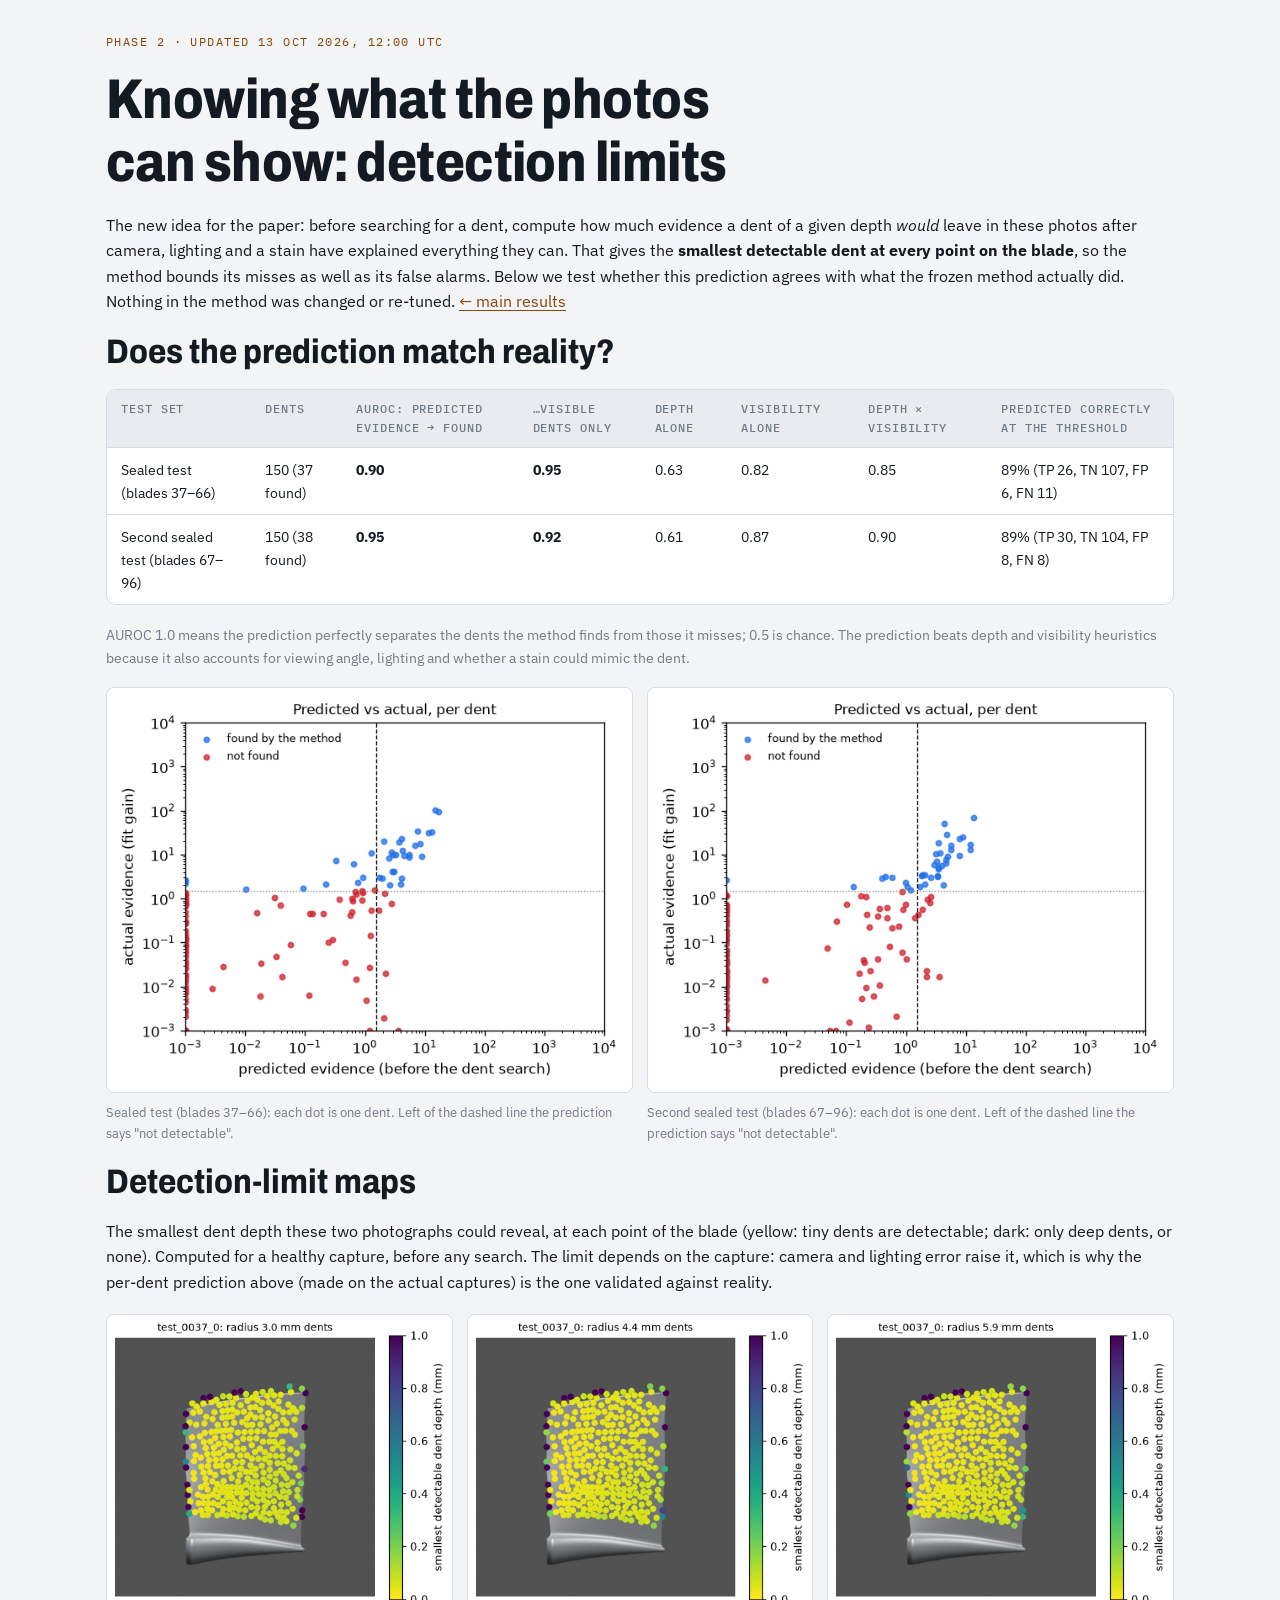
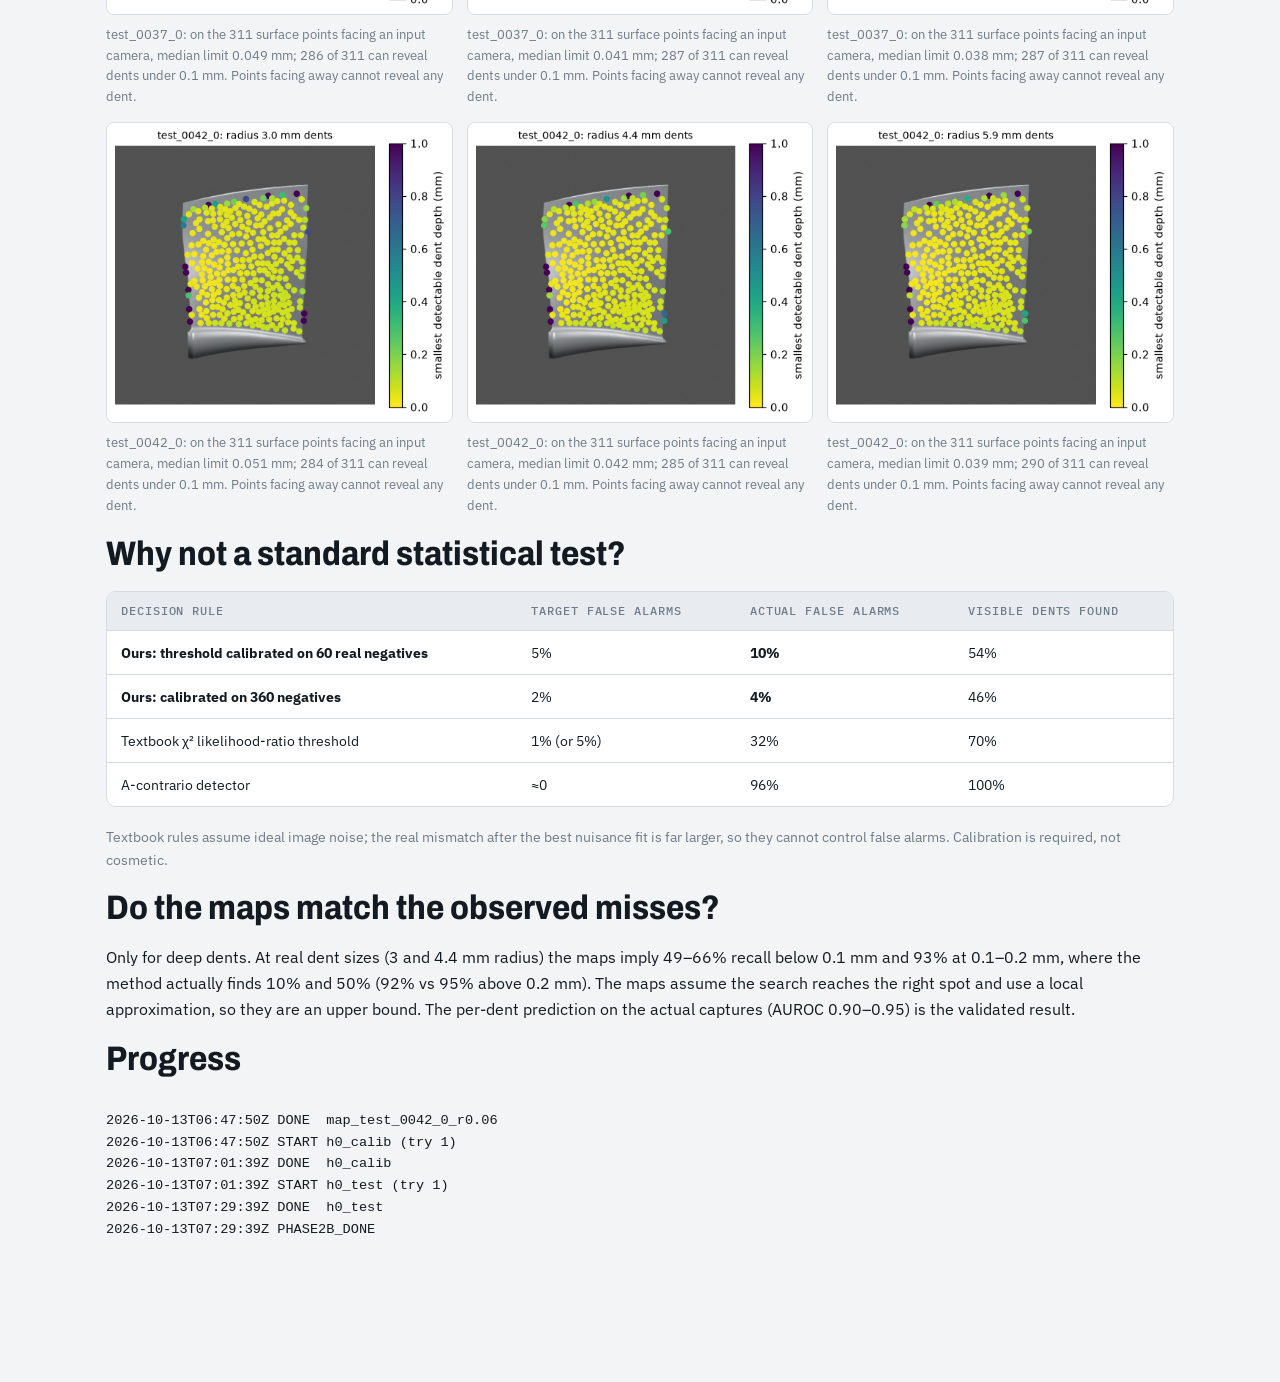
<file: phase2.html>
<!doctype html>
<html lang="en"><head><meta charset="utf-8"><meta name="viewport" content="width=device-width, initial-scale=1">
<title>BladeDelta Detection Limits</title>
<link rel="preconnect" href="https://fonts.googleapis.com"><link rel="preconnect" href="https://fonts.gstatic.com" crossorigin>
<link rel="stylesheet" href="https://fonts.googleapis.com/css2?family=Archivo:wdth,wght@62..125,600..800&family=IBM+Plex+Mono:wght@400;500;600&family=IBM+Plex+Sans:ital,wght@0,400;0,500;0,600;1,400&display=swap">
<link rel="stylesheet" href="styles.css">
<style>main.p2{max-width:1100px;margin:0 auto;padding:32px 16px 64px;display:grid;gap:18px} .muted{color:var(--muted);font-size:.9rem}</style>
</head><body><main class="p2">
<span class="eyebrow">Phase 2 · updated 13 Oct 2026, 12:00 UTC</span>
<h1>Knowing what the photos can show: detection limits</h1>
<p>The new idea for the paper: before searching for a dent, compute how much evidence a dent of a given depth <i>would</i> leave in
these photos after camera, lighting and a stain have explained everything they can. That gives the <b>smallest detectable dent at every
point on the blade</b>, so the method bounds its misses as well as its false alarms. Below we test whether this prediction agrees with what
the frozen method actually did. Nothing in the method was changed or re-tuned. <a href="results.html">← main results</a></p>
<h2>Does the prediction match reality?</h2><div class="tablewrap"><table><thead><tr><th>Test set</th><th>Dents</th><th>AUROC: predicted evidence → found</th><th>…visible dents only</th><th>Depth alone</th><th>Visibility alone</th><th>Depth × visibility</th><th>Predicted correctly at the threshold</th></tr></thead><tbody><tr><td>Sealed test (blades 37–66)</td><td>150 (37 found)</td><td><b>0.90</b></td><td><b>0.95</b></td><td>0.63</td><td>0.82</td><td>0.85</td><td>89% (TP 26, TN 107, FP 6, FN 11)</td></tr><tr><td>Second sealed test (blades 67–96)</td><td>150 (38 found)</td><td><b>0.95</b></td><td><b>0.92</b></td><td>0.61</td><td>0.87</td><td>0.90</td><td>89% (TP 30, TN 104, FP 8, FN 8)</td></tr></tbody></table></div><p class="muted">AUROC 1.0 means the prediction perfectly separates the dents the method finds from those it misses; 0.5 is chance. The prediction beats depth and visibility heuristics because it also accounts for viewing angle, lighting and whether a stain could mimic the dent.</p>
<div style="display:grid;grid-template-columns:repeat(auto-fit,minmax(min(100%,420px),1fr));gap:14px"><figure><img src="img/phase2/scatter_test.png" alt="Sealed test (blades 37–66)"><figcaption>Sealed test (blades 37–66): each dot is one dent. Left of the dashed line the prediction says "not detectable".</figcaption></figure><figure><img src="img/phase2/scatter_test2.png" alt="Second sealed test (blades 67–96)"><figcaption>Second sealed test (blades 67–96): each dot is one dent. Left of the dashed line the prediction says "not detectable".</figcaption></figure></div>
<h2>Detection-limit maps</h2><p>The smallest dent depth these two photographs could reveal, at each point of the blade (yellow: tiny dents are detectable; dark: only deep dents, or none). Computed for a healthy capture, before any search. The limit depends on the capture: camera and lighting error raise it, which is why the per-dent prediction above (made on the actual captures) is the one validated against reality.</p><div style="display:grid;grid-template-columns:repeat(auto-fit,minmax(min(100%,340px),1fr));gap:14px"><figure><img src="img/phase2/map_test_0037_0_r0.04.png" alt="map test_0037_0"><figcaption>test_0037_0: on the 311 surface points facing an input camera, median limit 0.049 mm; 286 of 311 can reveal dents under 0.1 mm. Points facing away cannot reveal any dent.</figcaption></figure><figure><img src="img/phase2/map_test_0037_0_r0.06.png" alt="map test_0037_0"><figcaption>test_0037_0: on the 311 surface points facing an input camera, median limit 0.041 mm; 287 of 311 can reveal dents under 0.1 mm. Points facing away cannot reveal any dent.</figcaption></figure><figure><img src="img/phase2/map_test_0037_0_r0.08.png" alt="map test_0037_0"><figcaption>test_0037_0: on the 311 surface points facing an input camera, median limit 0.038 mm; 287 of 311 can reveal dents under 0.1 mm. Points facing away cannot reveal any dent.</figcaption></figure><figure><img src="img/phase2/map_test_0042_0_r0.04.png" alt="map test_0042_0"><figcaption>test_0042_0: on the 311 surface points facing an input camera, median limit 0.051 mm; 284 of 311 can reveal dents under 0.1 mm. Points facing away cannot reveal any dent.</figcaption></figure><figure><img src="img/phase2/map_test_0042_0_r0.06.png" alt="map test_0042_0"><figcaption>test_0042_0: on the 311 surface points facing an input camera, median limit 0.042 mm; 285 of 311 can reveal dents under 0.1 mm. Points facing away cannot reveal any dent.</figcaption></figure><figure><img src="img/phase2/map_test_0042_0_r0.08.png" alt="map test_0042_0"><figcaption>test_0042_0: on the 311 surface points facing an input camera, median limit 0.039 mm; 290 of 311 can reveal dents under 0.1 mm. Points facing away cannot reveal any dent.</figcaption></figure></div>
<h2>Why not a standard statistical test?</h2><div class="tablewrap"><table><thead><tr><th>Decision rule</th><th>Target false alarms</th><th>Actual false alarms</th><th>Visible dents found</th></tr></thead><tbody>
<tr><td><b>Ours: threshold calibrated on 60 real negatives</b></td><td>5%</td><td><b>10%</b></td><td>54%</td></tr>
<tr><td><b>Ours: calibrated on 360 negatives</b></td><td>2%</td><td><b>4%</b></td><td>46%</td></tr>
<tr><td>Textbook &chi;&sup2; likelihood-ratio threshold</td><td>1% (or 5%)</td><td>32%</td><td>70%</td></tr>
<tr><td>A-contrario detector</td><td>&asymp;0</td><td>96%</td><td>100%</td></tr></tbody></table></div>
<p class="muted">Textbook rules assume ideal image noise; the real mismatch after the best nuisance fit is far larger, so they cannot control false alarms. Calibration is required, not cosmetic.</p>
<h2>Do the maps match the observed misses?</h2><p>Only for deep dents. At real dent sizes (3 and 4.4&nbsp;mm radius) the maps imply 49&ndash;66% recall below 0.1&nbsp;mm and 93% at 0.1&ndash;0.2&nbsp;mm, where the method actually finds 10% and 50% (92% vs 95% above 0.2&nbsp;mm). The maps assume the search reaches the right spot and use a local approximation, so they are an upper bound. The per-dent prediction on the actual captures (AUROC 0.90&ndash;0.95) is the validated result.</p>
<h2>Progress</h2><pre style="white-space:pre-wrap;font-size:.85rem">2026-10-13T06:47:50Z DONE  map_test_0042_0_r0.06
2026-10-13T06:47:50Z START h0_calib (try 1)
2026-10-13T07:01:39Z DONE  h0_calib
2026-10-13T07:01:39Z START h0_test (try 1)
2026-10-13T07:29:39Z DONE  h0_test
2026-10-13T07:29:39Z PHASE2B_DONE</pre>
</main></body></html>
</file>
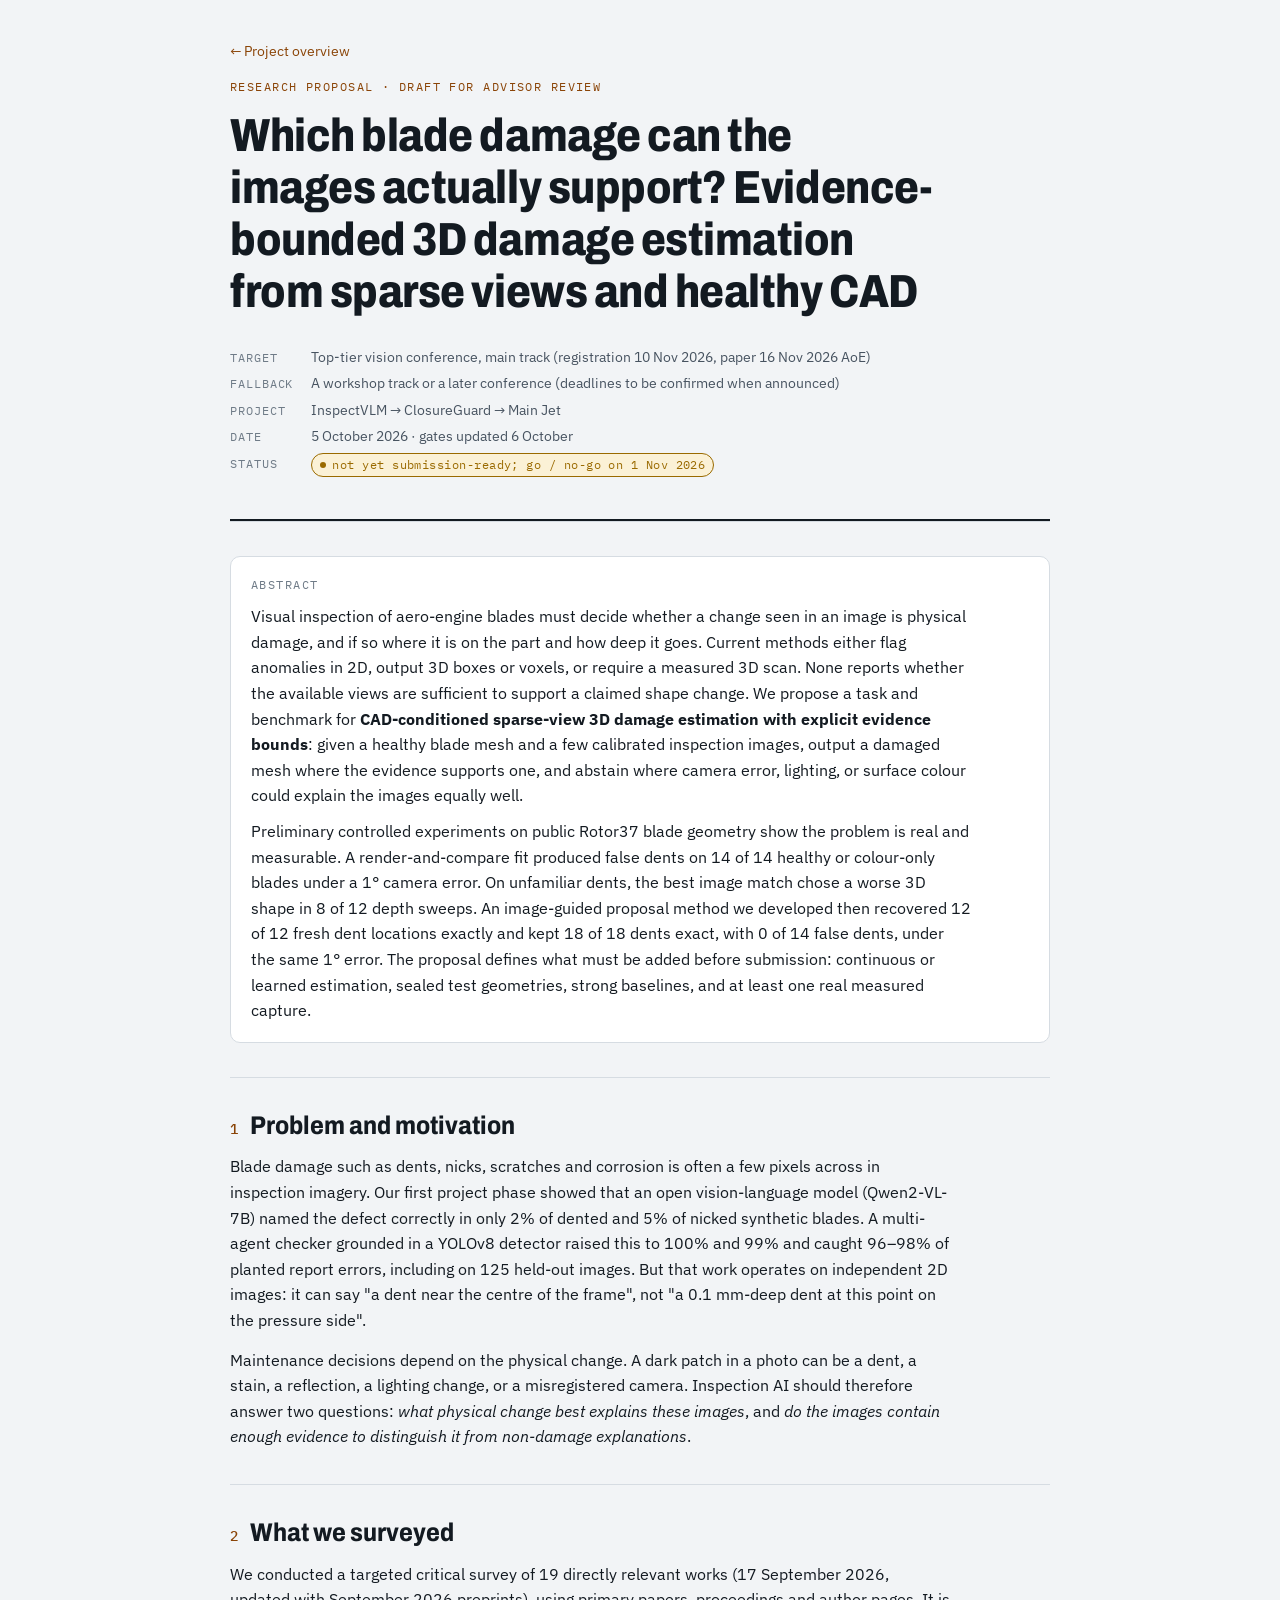
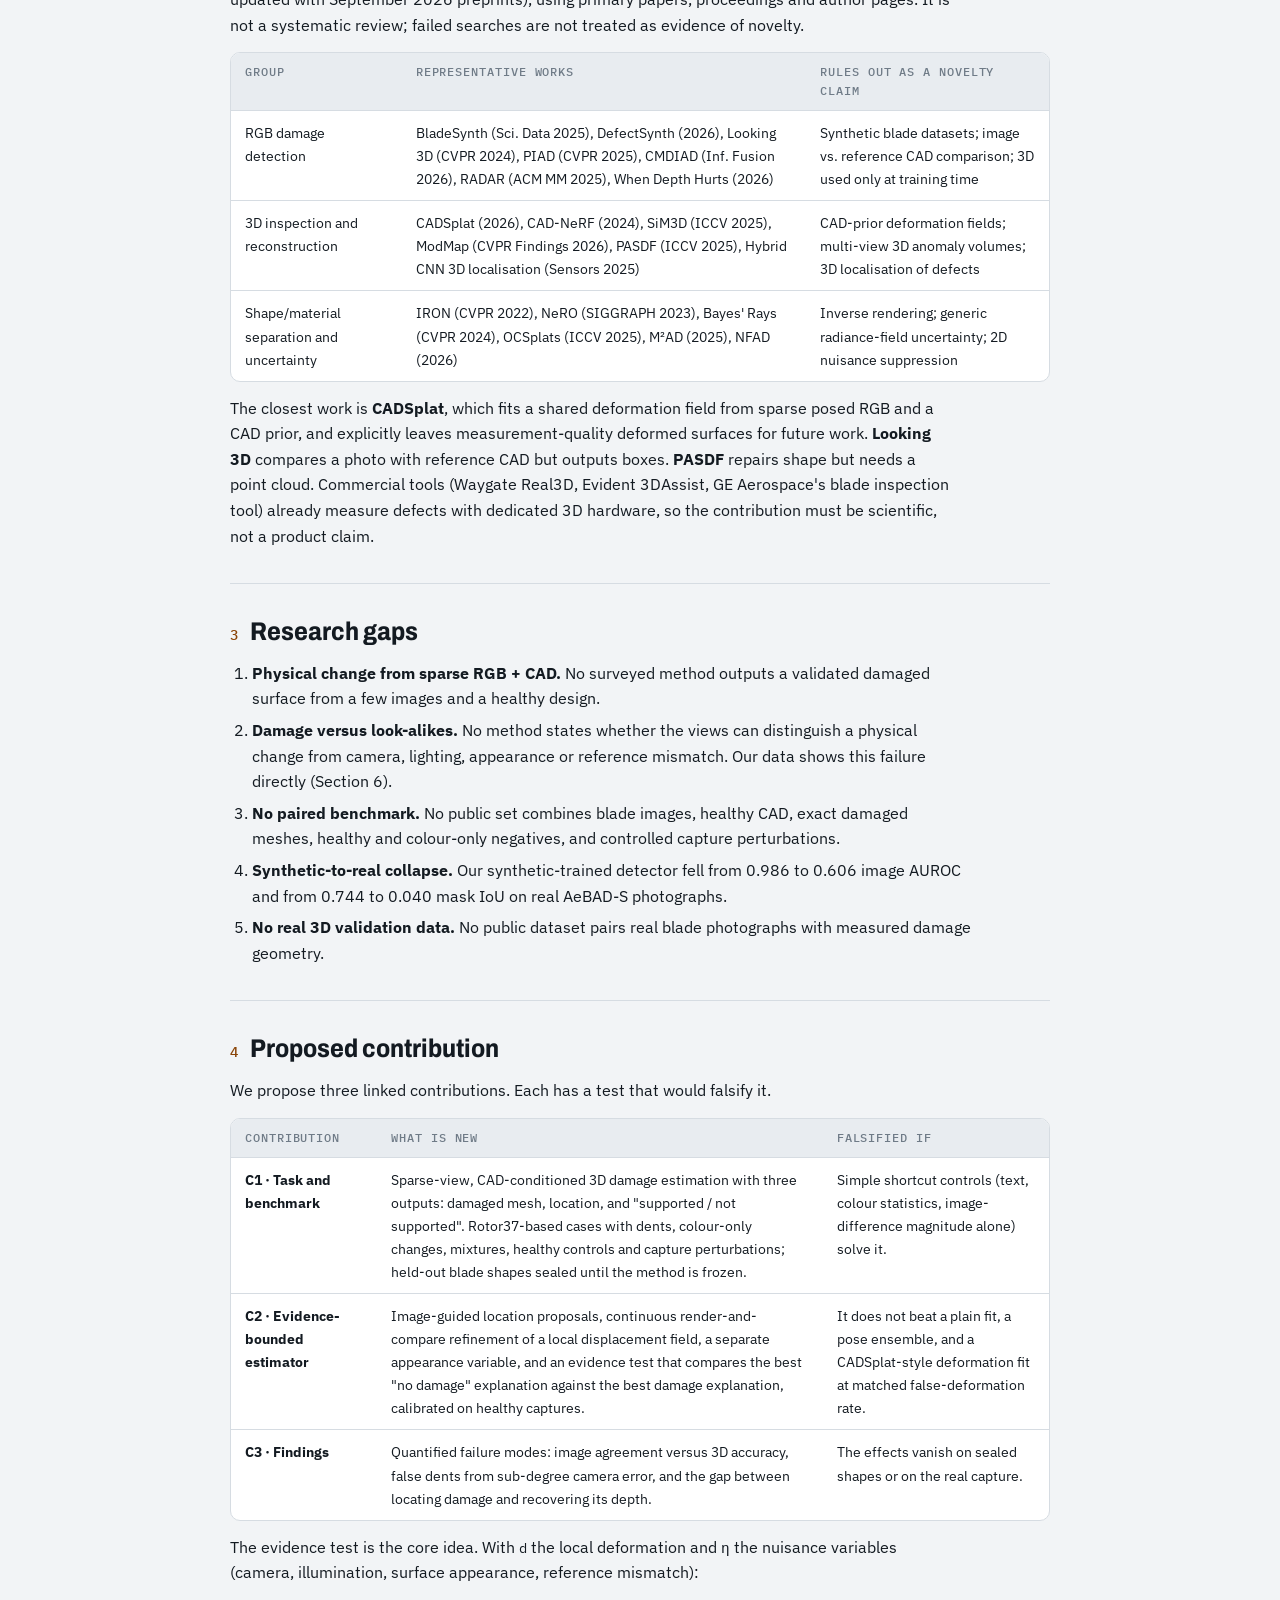
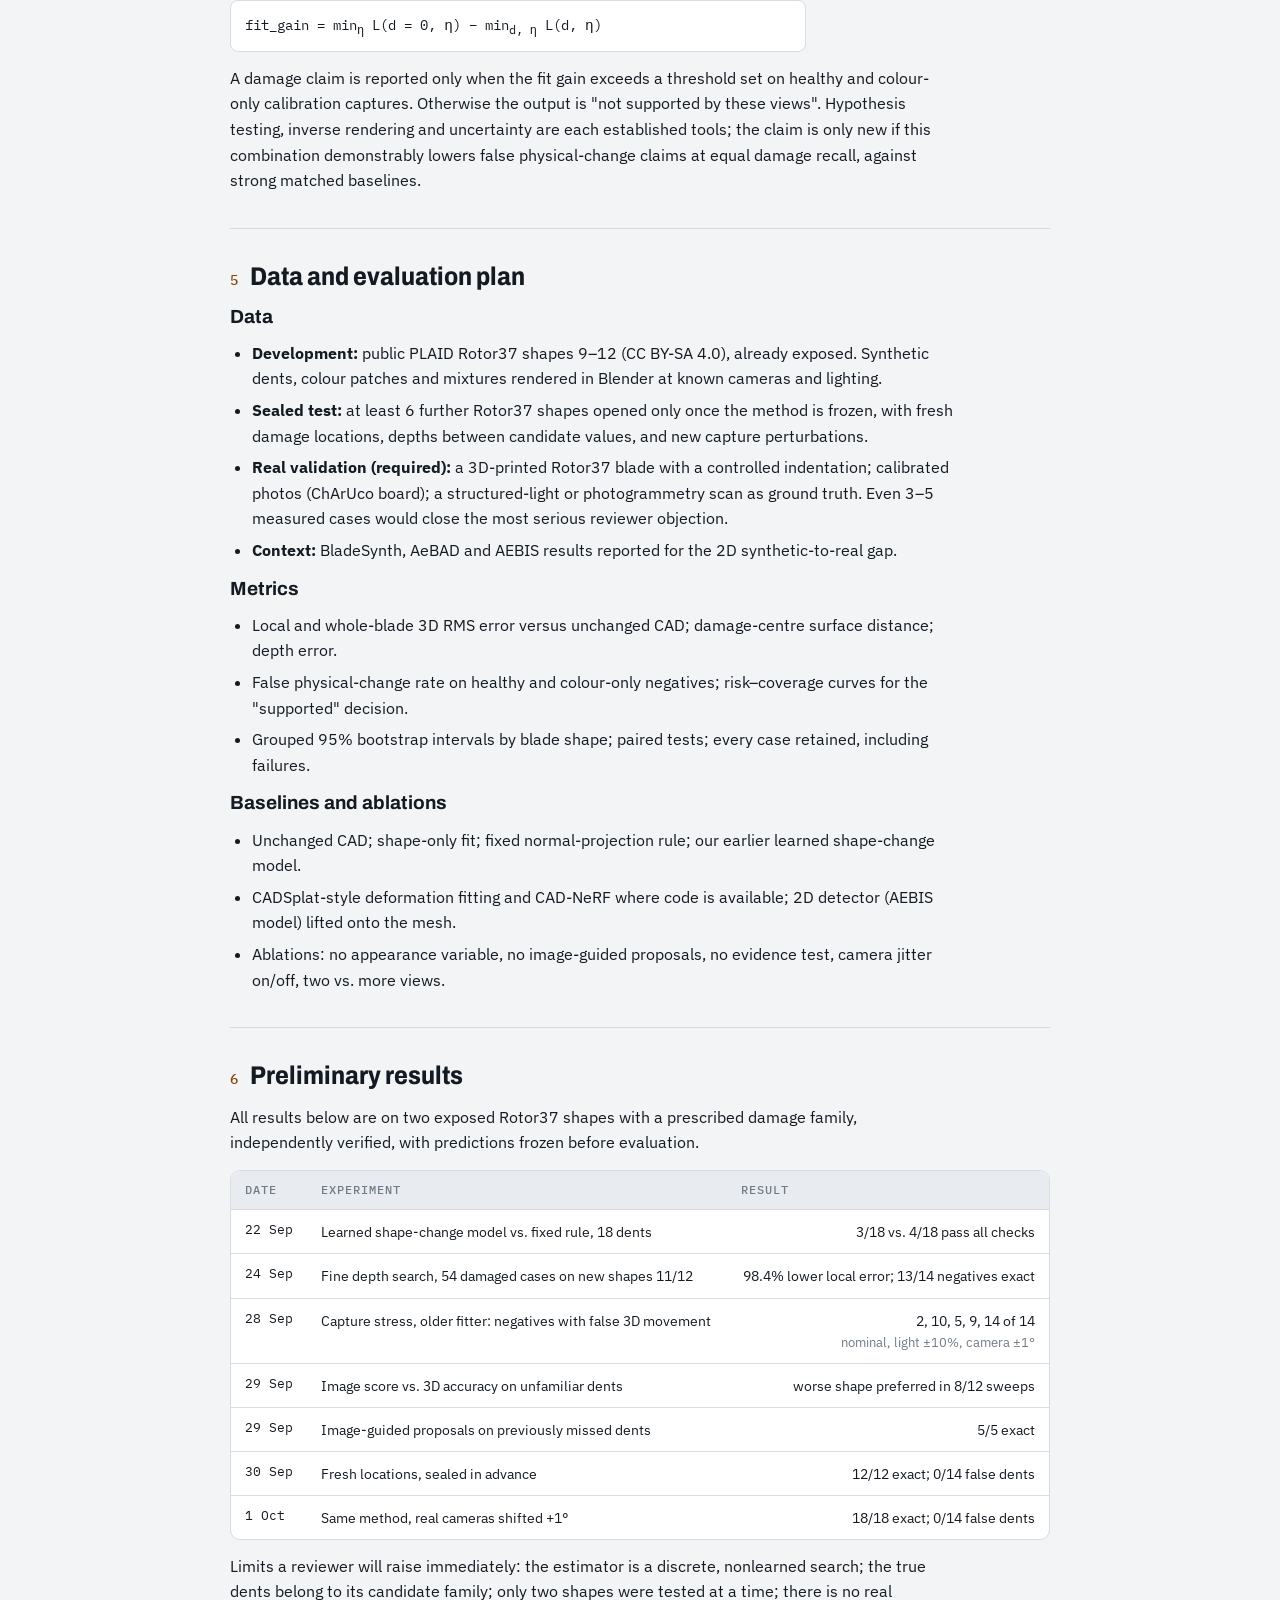
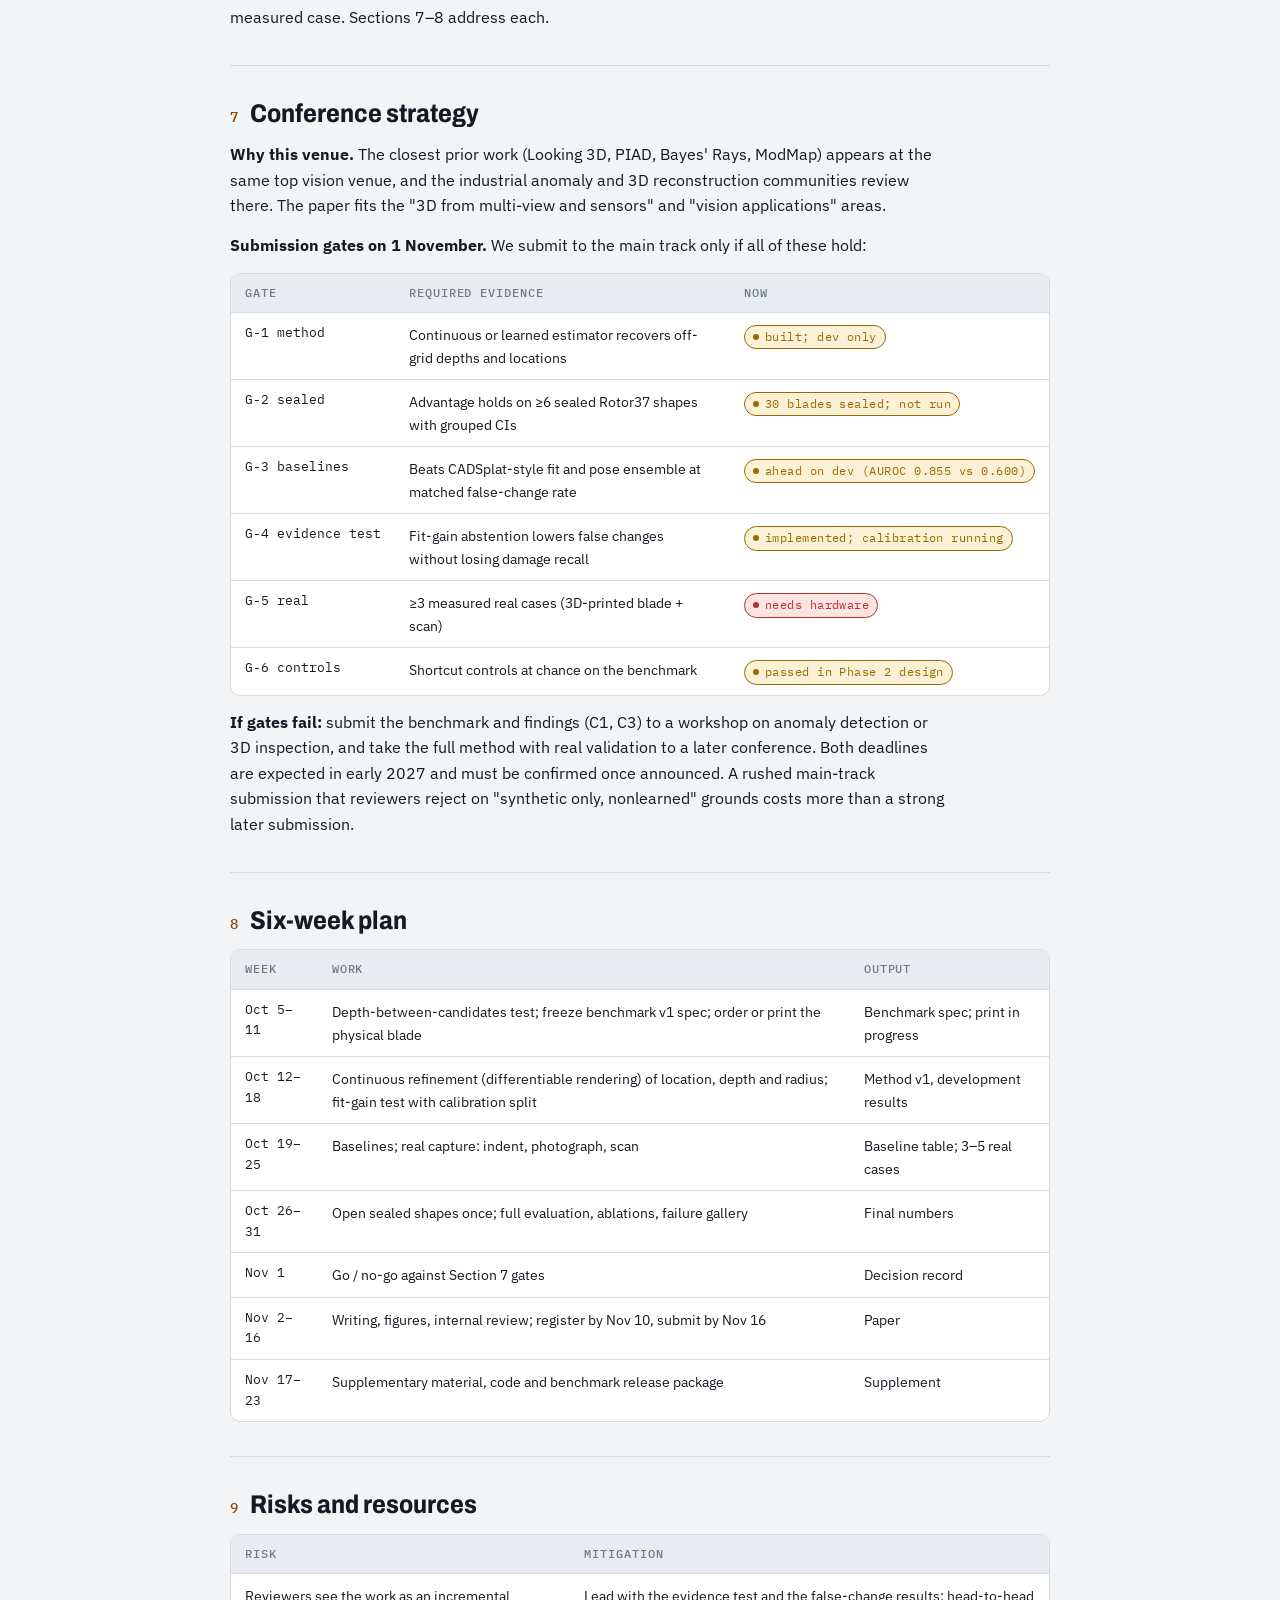
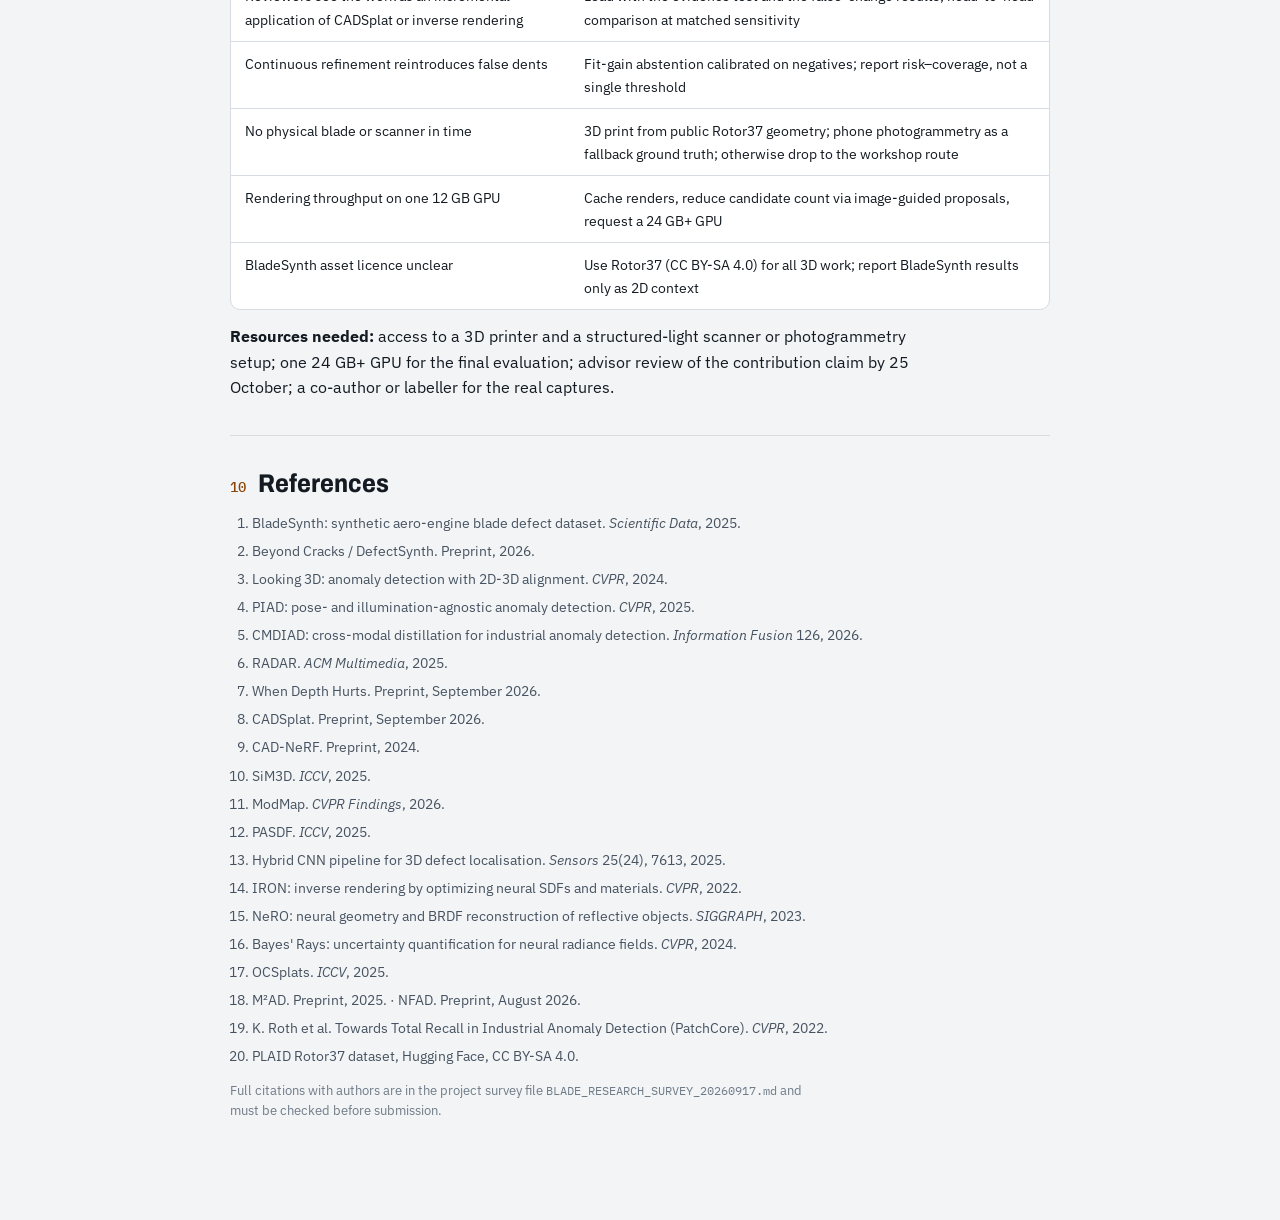
<file: proposal.html>
<!doctype html>
<html lang="en">
<head>
<meta charset="utf-8">
<meta name="viewport" content="width=device-width, initial-scale=1, viewport-fit=cover">
<title>Main Jet Research Proposal</title>
<link rel="preconnect" href="https://fonts.googleapis.com">
<link rel="preconnect" href="https://fonts.gstatic.com" crossorigin>
<link rel="stylesheet" href="https://fonts.googleapis.com/css2?family=Archivo:wdth,wght@62..125,600..800&family=IBM+Plex+Mono:wght@400;500;600&family=IBM+Plex+Sans:ital,wght@0,400;0,500;0,600;1,400&display=swap">
<link rel="stylesheet" href="styles.css">
<style>
  .doc { max-width: 820px; margin: 0 auto; padding-block: 40px 0; display: grid; gap: 0; }
  .doc header { display: grid; gap: 14px; padding-bottom: 28px; border-bottom: 2px solid var(--ink); }
  .doc .meta { display: grid; grid-template-columns: max-content minmax(0, 1fr); gap: 4px 18px; font-size: 0.88rem; color: var(--ink-2); }
  .doc .meta dt { font-family: var(--f-mono); font-size: 0.72rem; letter-spacing: 0.08em; text-transform: uppercase; color: var(--muted); padding-top: 3px; }
  .doc .meta dd { margin: 0; }
  .doc section { padding-block: 34px; gap: 14px; }
  .doc h2 { font-size: 1.6rem; display: flex; gap: 12px; align-items: baseline; }
  .doc h2 .no { font-family: var(--f-mono); font-size: 0.9rem; color: var(--accent-ink); font-weight: 500; }
  .doc p, .doc li { max-width: 72ch; }
  .doc ul, .doc ol { margin: 0; padding-left: 22px; display: grid; gap: 6px; }
  .abstract { background: var(--surface); border: 1px solid var(--line); border-radius: 10px; padding: 18px 20px; display: grid; gap: 10px; }
  .abstract .eyebrow { color: var(--muted); }
  .back { font-size: 0.88rem; text-decoration: none; }
  .gate td:first-child { white-space: nowrap; font-family: var(--f-mono); font-size: 0.8rem; }
  .refs { font-size: 0.86rem; color: var(--ink-2); }
  .refs li { max-width: none; }
  .formula { font-family: var(--f-mono); background: var(--surface); border: 1px solid var(--line); border-radius: 8px; padding: 12px 14px; overflow-x: auto; font-size: 0.9rem; }
</style>
</head>
<body>
<article class="doc">
  <header>
    <a class="back" href="index.html">← Project overview</a>
    <span class="eyebrow">Research proposal · draft for advisor review</span>
    <h1 style="font-size:clamp(2rem,4.4vw,2.9rem)">Which blade damage can the images actually support? Evidence-bounded 3D damage estimation from sparse views and healthy CAD</h1>
    <dl class="meta">
      <dt>Target</dt><dd>Top-tier vision conference, main track (registration 10 Nov 2026, paper 16 Nov 2026 AoE)</dd>
      <dt>Fallback</dt><dd>A workshop track or a later conference (deadlines to be confirmed when announced)</dd>
      <dt>Project</dt><dd>InspectVLM → ClosureGuard → Main Jet</dd>
      <dt>Date</dt><dd>5 October 2026 · gates updated 6 October</dd>
      <dt>Status</dt><dd><span class="chip partial">not yet submission-ready; go / no-go on 1 Nov 2026</span></dd>
    </dl>
  </header>

  <section aria-labelledby="p-abs">
    <div class="abstract">
      <span class="eyebrow" id="p-abs">Abstract</span>
      <p>Visual inspection of aero-engine blades must decide whether a change seen in an image is physical damage, and if so where it is on the part and how deep it goes. Current methods either flag anomalies in 2D, output 3D boxes or voxels, or require a measured 3D scan. None reports whether the available views are sufficient to support a claimed shape change. We propose a task and benchmark for <b>CAD-conditioned sparse-view 3D damage estimation with explicit evidence bounds</b>: given a healthy blade mesh and a few calibrated inspection images, output a damaged mesh where the evidence supports one, and abstain where camera error, lighting, or surface colour could explain the images equally well.</p>
      <p>Preliminary controlled experiments on public Rotor37 blade geometry show the problem is real and measurable. A render-and-compare fit produced false dents on 14 of 14 healthy or colour-only blades under a 1° camera error. On unfamiliar dents, the best image match chose a worse 3D shape in 8 of 12 depth sweeps. An image-guided proposal method we developed then recovered 12 of 12 fresh dent locations exactly and kept 18 of 18 dents exact, with 0 of 14 false dents, under the same 1° error. The proposal defines what must be added before submission: continuous or learned estimation, sealed test geometries, strong baselines, and at least one real measured capture.</p>
    </div>
  </section>

  <section aria-labelledby="p1">
    <h2 id="p1"><span class="no">1</span>Problem and motivation</h2>
    <p>Blade damage such as dents, nicks, scratches and corrosion is often a few pixels across in inspection imagery. Our first project phase showed that an open vision-language model (Qwen2-VL-7B) named the defect correctly in only 2% of dented and 5% of nicked synthetic blades. A multi-agent checker grounded in a YOLOv8 detector raised this to 100% and 99% and caught 96–98% of planted report errors, including on 125 held-out images. But that work operates on independent 2D images: it can say "a dent near the centre of the frame", not "a 0.1 mm-deep dent at this point on the pressure side".</p>
    <p>Maintenance decisions depend on the physical change. A dark patch in a photo can be a dent, a stain, a reflection, a lighting change, or a misregistered camera. Inspection AI should therefore answer two questions: <i>what physical change best explains these images</i>, and <i>do the images contain enough evidence to distinguish it from non-damage explanations</i>.</p>
  </section>

  <section aria-labelledby="p2">
    <h2 id="p2"><span class="no">2</span>What we surveyed</h2>
    <p>We conducted a targeted critical survey of 19 directly relevant works (17 September 2026, updated with September 2026 preprints), using primary papers, proceedings and author pages. It is not a systematic review; failed searches are not treated as evidence of novelty.</p>
    <div class="tablewrap">
      <table>
        <thead><tr><th>Group</th><th>Representative works</th><th>Rules out as a novelty claim</th></tr></thead>
        <tbody>
          <tr><td>RGB damage detection</td><td>BladeSynth (Sci. Data 2025), DefectSynth (2026), Looking 3D (CVPR 2024), PIAD (CVPR 2025), CMDIAD (Inf. Fusion 2026), RADAR (ACM MM 2025), When Depth Hurts (2026)</td><td>Synthetic blade datasets; image vs. reference CAD comparison; 3D used only at training time</td></tr>
          <tr><td>3D inspection and reconstruction</td><td>CADSplat (2026), CAD-NeRF (2024), SiM3D (ICCV 2025), ModMap (CVPR Findings 2026), PASDF (ICCV 2025), Hybrid CNN 3D localisation (Sensors 2025)</td><td>CAD-prior deformation fields; multi-view 3D anomaly volumes; 3D localisation of defects</td></tr>
          <tr><td>Shape/material separation and uncertainty</td><td>IRON (CVPR 2022), NeRO (SIGGRAPH 2023), Bayes' Rays (CVPR 2024), OCSplats (ICCV 2025), M²AD (2025), NFAD (2026)</td><td>Inverse rendering; generic radiance-field uncertainty; 2D nuisance suppression</td></tr>
        </tbody>
      </table>
    </div>
    <p>The closest work is <b>CADSplat</b>, which fits a shared deformation field from sparse posed RGB and a CAD prior, and explicitly leaves measurement-quality deformed surfaces for future work. <b>Looking 3D</b> compares a photo with reference CAD but outputs boxes. <b>PASDF</b> repairs shape but needs a point cloud. Commercial tools (Waygate Real3D, Evident 3DAssist, GE Aerospace's blade inspection tool) already measure defects with dedicated 3D hardware, so the contribution must be scientific, not a product claim.</p>
  </section>

  <section aria-labelledby="p3">
    <h2 id="p3"><span class="no">3</span>Research gaps</h2>
    <ol>
      <li><b>Physical change from sparse RGB + CAD.</b> No surveyed method outputs a validated damaged surface from a few images and a healthy design.</li>
      <li><b>Damage versus look-alikes.</b> No method states whether the views can distinguish a physical change from camera, lighting, appearance or reference mismatch. Our data shows this failure directly (Section 6).</li>
      <li><b>No paired benchmark.</b> No public set combines blade images, healthy CAD, exact damaged meshes, healthy and colour-only negatives, and controlled capture perturbations.</li>
      <li><b>Synthetic-to-real collapse.</b> Our synthetic-trained detector fell from 0.986 to 0.606 image AUROC and from 0.744 to 0.040 mask IoU on real AeBAD-S photographs.</li>
      <li><b>No real 3D validation data.</b> No public dataset pairs real blade photographs with measured damage geometry.</li>
    </ol>
  </section>

  <section aria-labelledby="p4">
    <h2 id="p4"><span class="no">4</span>Proposed contribution</h2>
    <p>We propose three linked contributions. Each has a test that would falsify it.</p>
    <div class="tablewrap">
      <table>
        <thead><tr><th>Contribution</th><th>What is new</th><th>Falsified if</th></tr></thead>
        <tbody>
          <tr><td><b>C1 · Task and benchmark</b></td><td>Sparse-view, CAD-conditioned 3D damage estimation with three outputs: damaged mesh, location, and "supported / not supported". Rotor37-based cases with dents, colour-only changes, mixtures, healthy controls and capture perturbations; held-out blade shapes sealed until the method is frozen.</td><td>Simple shortcut controls (text, colour statistics, image-difference magnitude alone) solve it.</td></tr>
          <tr><td><b>C2 · Evidence-bounded estimator</b></td><td>Image-guided location proposals, continuous render-and-compare refinement of a local displacement field, a separate appearance variable, and an evidence test that compares the best "no damage" explanation against the best damage explanation, calibrated on healthy captures.</td><td>It does not beat a plain fit, a pose ensemble, and a CADSplat-style deformation fit at matched false-deformation rate.</td></tr>
          <tr><td><b>C3 · Findings</b></td><td>Quantified failure modes: image agreement versus 3D accuracy, false dents from sub-degree camera error, and the gap between locating damage and recovering its depth.</td><td>The effects vanish on sealed shapes or on the real capture.</td></tr>
        </tbody>
      </table>
    </div>
    <p>The evidence test is the core idea. With <span class="mono">d</span> the local deformation and <span class="mono">η</span> the nuisance variables (camera, illumination, surface appearance, reference mismatch):</p>
    <p class="formula">fit_gain = min<sub>η</sub> L(d = 0, η) − min<sub>d, η</sub> L(d, η)</p>
    <p>A damage claim is reported only when the fit gain exceeds a threshold set on healthy and colour-only calibration captures. Otherwise the output is "not supported by these views". Hypothesis testing, inverse rendering and uncertainty are each established tools; the claim is only new if this combination demonstrably lowers false physical-change claims at equal damage recall, against strong matched baselines.</p>
  </section>

  <section aria-labelledby="p5">
    <h2 id="p5"><span class="no">5</span>Data and evaluation plan</h2>
    <h3>Data</h3>
    <ul>
      <li><b>Development:</b> public PLAID Rotor37 shapes 9–12 (CC BY-SA 4.0), already exposed. Synthetic dents, colour patches and mixtures rendered in Blender at known cameras and lighting.</li>
      <li><b>Sealed test:</b> at least 6 further Rotor37 shapes opened only once the method is frozen, with fresh damage locations, depths between candidate values, and new capture perturbations.</li>
      <li><b>Real validation (required):</b> a 3D-printed Rotor37 blade with a controlled indentation; calibrated photos (ChArUco board); a structured-light or photogrammetry scan as ground truth. Even 3–5 measured cases would close the most serious reviewer objection.</li>
      <li><b>Context:</b> BladeSynth, AeBAD and AEBIS results reported for the 2D synthetic-to-real gap.</li>
    </ul>
    <h3>Metrics</h3>
    <ul>
      <li>Local and whole-blade 3D RMS error versus unchanged CAD; damage-centre surface distance; depth error.</li>
      <li>False physical-change rate on healthy and colour-only negatives; risk–coverage curves for the "supported" decision.</li>
      <li>Grouped 95% bootstrap intervals by blade shape; paired tests; every case retained, including failures.</li>
    </ul>
    <h3>Baselines and ablations</h3>
    <ul>
      <li>Unchanged CAD; shape-only fit; fixed normal-projection rule; our earlier learned shape-change model.</li>
      <li>CADSplat-style deformation fitting and CAD-NeRF where code is available; 2D detector (AEBIS model) lifted onto the mesh.</li>
      <li>Ablations: no appearance variable, no image-guided proposals, no evidence test, camera jitter on/off, two vs. more views.</li>
    </ul>
  </section>

  <section aria-labelledby="p6">
    <h2 id="p6"><span class="no">6</span>Preliminary results</h2>
    <p>All results below are on two exposed Rotor37 shapes with a prescribed damage family, independently verified, with predictions frozen before evaluation.</p>
    <div class="tablewrap">
      <table>
        <thead><tr><th>Date</th><th>Experiment</th><th>Result</th></tr></thead>
        <tbody>
          <tr><td class="mono">22 Sep</td><td>Learned shape-change model vs. fixed rule, 18 dents</td><td class="n">3/18 vs. 4/18 pass all checks</td></tr>
          <tr><td class="mono">24 Sep</td><td>Fine depth search, 54 damaged cases on new shapes 11/12</td><td class="n">98.4% lower local error; 13/14 negatives exact</td></tr>
          <tr><td class="mono">28 Sep</td><td>Capture stress, older fitter: negatives with false 3D movement</td><td class="n">2, 10, 5, 9, 14 of 14<span class="sub">nominal, light ±10%, camera ±1°</span></td></tr>
          <tr><td class="mono">29 Sep</td><td>Image score vs. 3D accuracy on unfamiliar dents</td><td class="n">worse shape preferred in 8/12 sweeps</td></tr>
          <tr><td class="mono">29 Sep</td><td>Image-guided proposals on previously missed dents</td><td class="n">5/5 exact</td></tr>
          <tr><td class="mono">30 Sep</td><td>Fresh locations, sealed in advance</td><td class="n">12/12 exact; 0/14 false dents</td></tr>
          <tr><td class="mono">1 Oct</td><td>Same method, real cameras shifted +1°</td><td class="n">18/18 exact; 0/14 false dents</td></tr>
        </tbody>
      </table>
    </div>
    <p>Limits a reviewer will raise immediately: the estimator is a discrete, nonlearned search; the true dents belong to its candidate family; only two shapes were tested at a time; there is no real measured case. Sections 7–8 address each.</p>
  </section>

  <section aria-labelledby="p7">
    <h2 id="p7"><span class="no">7</span>Conference strategy</h2>
    <p><b>Why this venue.</b> The closest prior work (Looking 3D, PIAD, Bayes' Rays, ModMap) appears at the same top vision venue, and the industrial anomaly and 3D reconstruction communities review there. The paper fits the "3D from multi-view and sensors" and "vision applications" areas.</p>
    <p><b>Submission gates on 1 November.</b> We submit to the main track only if all of these hold:</p>
    <div class="tablewrap">
      <table class="gate">
        <thead><tr><th>Gate</th><th>Required evidence</th><th>Now</th></tr></thead>
        <tbody>
          <tr><td>G-1 method</td><td>Continuous or learned estimator recovers off-grid depths and locations</td><td><span class="chip partial">built; dev only</span></td></tr>
          <tr><td>G-2 sealed</td><td>Advantage holds on ≥6 sealed Rotor37 shapes with grouped CIs</td><td><span class="chip partial">30 blades sealed; not run</span></td></tr>
          <tr><td>G-3 baselines</td><td>Beats CADSplat-style fit and pose ensemble at matched false-change rate</td><td><span class="chip partial">ahead on dev (AUROC 0.855 vs 0.600)</span></td></tr>
          <tr><td>G-4 evidence test</td><td>Fit-gain abstention lowers false changes without losing damage recall</td><td><span class="chip partial">implemented; calibration running</span></td></tr>
          <tr><td>G-5 real</td><td>≥3 measured real cases (3D-printed blade + scan)</td><td><span class="chip no">needs hardware</span></td></tr>
          <tr><td>G-6 controls</td><td>Shortcut controls at chance on the benchmark</td><td><span class="chip partial">passed in Phase 2 design</span></td></tr>
        </tbody>
      </table>
    </div>
    <p><b>If gates fail:</b> submit the benchmark and findings (C1, C3) to a workshop on anomaly detection or 3D inspection, and take the full method with real validation to a later conference. Both deadlines are expected in early 2027 and must be confirmed once announced. A rushed main-track submission that reviewers reject on "synthetic only, nonlearned" grounds costs more than a strong later submission.</p>
  </section>

  <section aria-labelledby="p8">
    <h2 id="p8"><span class="no">8</span>Six-week plan</h2>
    <div class="tablewrap">
      <table>
        <thead><tr><th>Week</th><th>Work</th><th>Output</th></tr></thead>
        <tbody>
          <tr><td class="mono">Oct 5–11</td><td>Depth-between-candidates test; freeze benchmark v1 spec; order or print the physical blade</td><td>Benchmark spec; print in progress</td></tr>
          <tr><td class="mono">Oct 12–18</td><td>Continuous refinement (differentiable rendering) of location, depth and radius; fit-gain test with calibration split</td><td>Method v1, development results</td></tr>
          <tr><td class="mono">Oct 19–25</td><td>Baselines; real capture: indent, photograph, scan</td><td>Baseline table; 3–5 real cases</td></tr>
          <tr><td class="mono">Oct 26–31</td><td>Open sealed shapes once; full evaluation, ablations, failure gallery</td><td>Final numbers</td></tr>
          <tr><td class="mono">Nov 1</td><td>Go / no-go against Section 7 gates</td><td>Decision record</td></tr>
          <tr><td class="mono">Nov 2–16</td><td>Writing, figures, internal review; register by Nov 10, submit by Nov 16</td><td>Paper</td></tr>
          <tr><td class="mono">Nov 17–23</td><td>Supplementary material, code and benchmark release package</td><td>Supplement</td></tr>
        </tbody>
      </table>
    </div>
  </section>

  <section aria-labelledby="p9">
    <h2 id="p9"><span class="no">9</span>Risks and resources</h2>
    <div class="tablewrap">
      <table>
        <thead><tr><th>Risk</th><th>Mitigation</th></tr></thead>
        <tbody>
          <tr><td>Reviewers see the work as an incremental application of CADSplat or inverse rendering</td><td>Lead with the evidence test and the false-change results; head-to-head comparison at matched sensitivity</td></tr>
          <tr><td>Continuous refinement reintroduces false dents</td><td>Fit-gain abstention calibrated on negatives; report risk–coverage, not a single threshold</td></tr>
          <tr><td>No physical blade or scanner in time</td><td>3D print from public Rotor37 geometry; phone photogrammetry as a fallback ground truth; otherwise drop to the workshop route</td></tr>
          <tr><td>Rendering throughput on one 12 GB GPU</td><td>Cache renders, reduce candidate count via image-guided proposals, request a 24 GB+ GPU</td></tr>
          <tr><td>BladeSynth asset licence unclear</td><td>Use Rotor37 (CC BY-SA 4.0) for all 3D work; report BladeSynth results only as 2D context</td></tr>
        </tbody>
      </table>
    </div>
    <p><b>Resources needed:</b> access to a 3D printer and a structured-light scanner or photogrammetry setup; one 24 GB+ GPU for the final evaluation; advisor review of the contribution claim by 25 October; a co-author or labeller for the real captures.</p>
  </section>

  <section aria-labelledby="p10">
    <h2 id="p10"><span class="no">10</span>References</h2>
    <ol class="refs">
      <li>BladeSynth: synthetic aero-engine blade defect dataset. <i>Scientific Data</i>, 2025.</li>
      <li>Beyond Cracks / DefectSynth. Preprint, 2026.</li>
      <li>Looking 3D: anomaly detection with 2D-3D alignment. <i>CVPR</i>, 2024.</li>
      <li>PIAD: pose- and illumination-agnostic anomaly detection. <i>CVPR</i>, 2025.</li>
      <li>CMDIAD: cross-modal distillation for industrial anomaly detection. <i>Information Fusion</i> 126, 2026.</li>
      <li>RADAR. <i>ACM Multimedia</i>, 2025.</li>
      <li>When Depth Hurts. Preprint, September 2026.</li>
      <li>CADSplat. Preprint, September 2026.</li>
      <li>CAD-NeRF. Preprint, 2024.</li>
      <li>SiM3D. <i>ICCV</i>, 2025.</li>
      <li>ModMap. <i>CVPR Findings</i>, 2026.</li>
      <li>PASDF. <i>ICCV</i>, 2025.</li>
      <li>Hybrid CNN pipeline for 3D defect localisation. <i>Sensors</i> 25(24), 7613, 2025.</li>
      <li>IRON: inverse rendering by optimizing neural SDFs and materials. <i>CVPR</i>, 2022.</li>
      <li>NeRO: neural geometry and BRDF reconstruction of reflective objects. <i>SIGGRAPH</i>, 2023.</li>
      <li>Bayes' Rays: uncertainty quantification for neural radiance fields. <i>CVPR</i>, 2024.</li>
      <li>OCSplats. <i>ICCV</i>, 2025.</li>
      <li>M²AD. Preprint, 2025. · NFAD. Preprint, August 2026.</li>
      <li>K. Roth et al. Towards Total Recall in Industrial Anomaly Detection (PatchCore). <i>CVPR</i>, 2022.</li>
      <li>PLAID Rotor37 dataset, Hugging Face, CC BY-SA 4.0.</li>
    </ol>
    <p class="small">Full citations with authors are in the project survey file <span class="mono">BLADE_RESEARCH_SURVEY_20260917.md</span> and must be checked before submission.</p>
  </section>
</article>
</body>
</html>
</file>
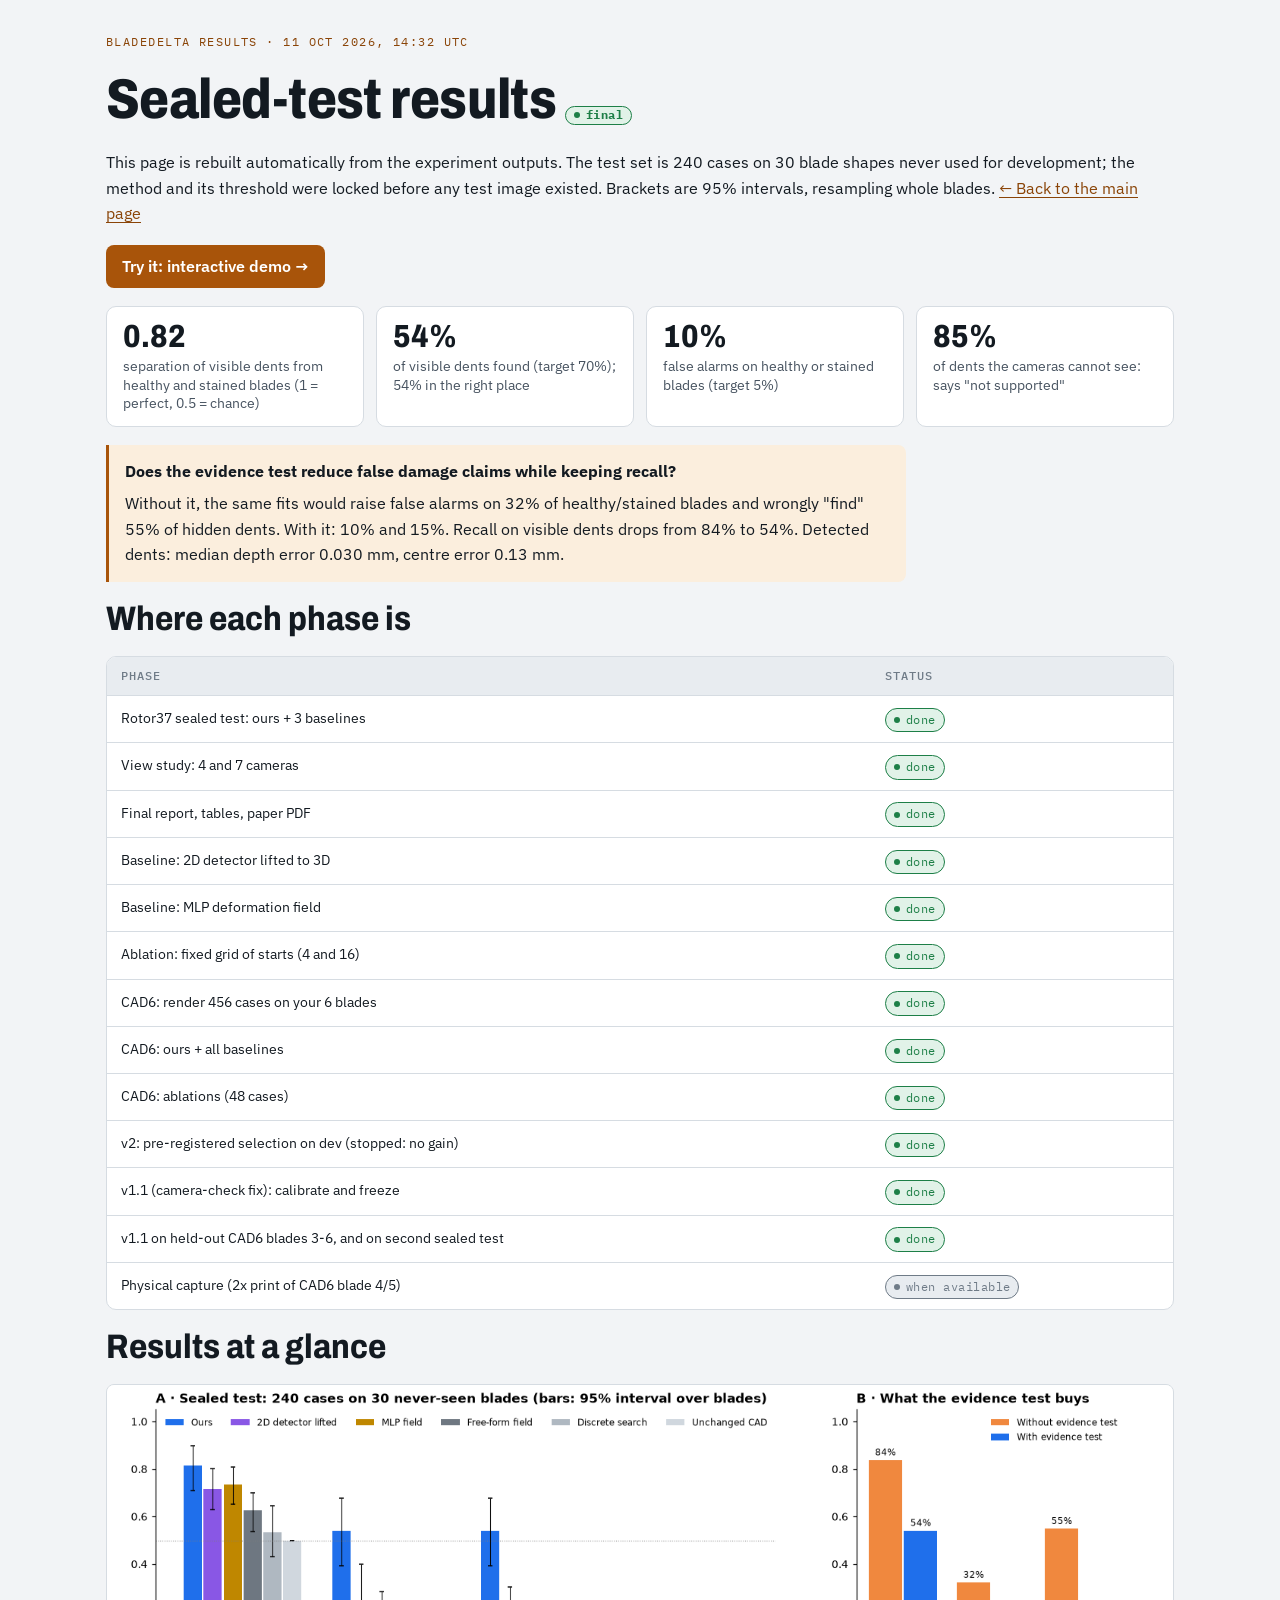
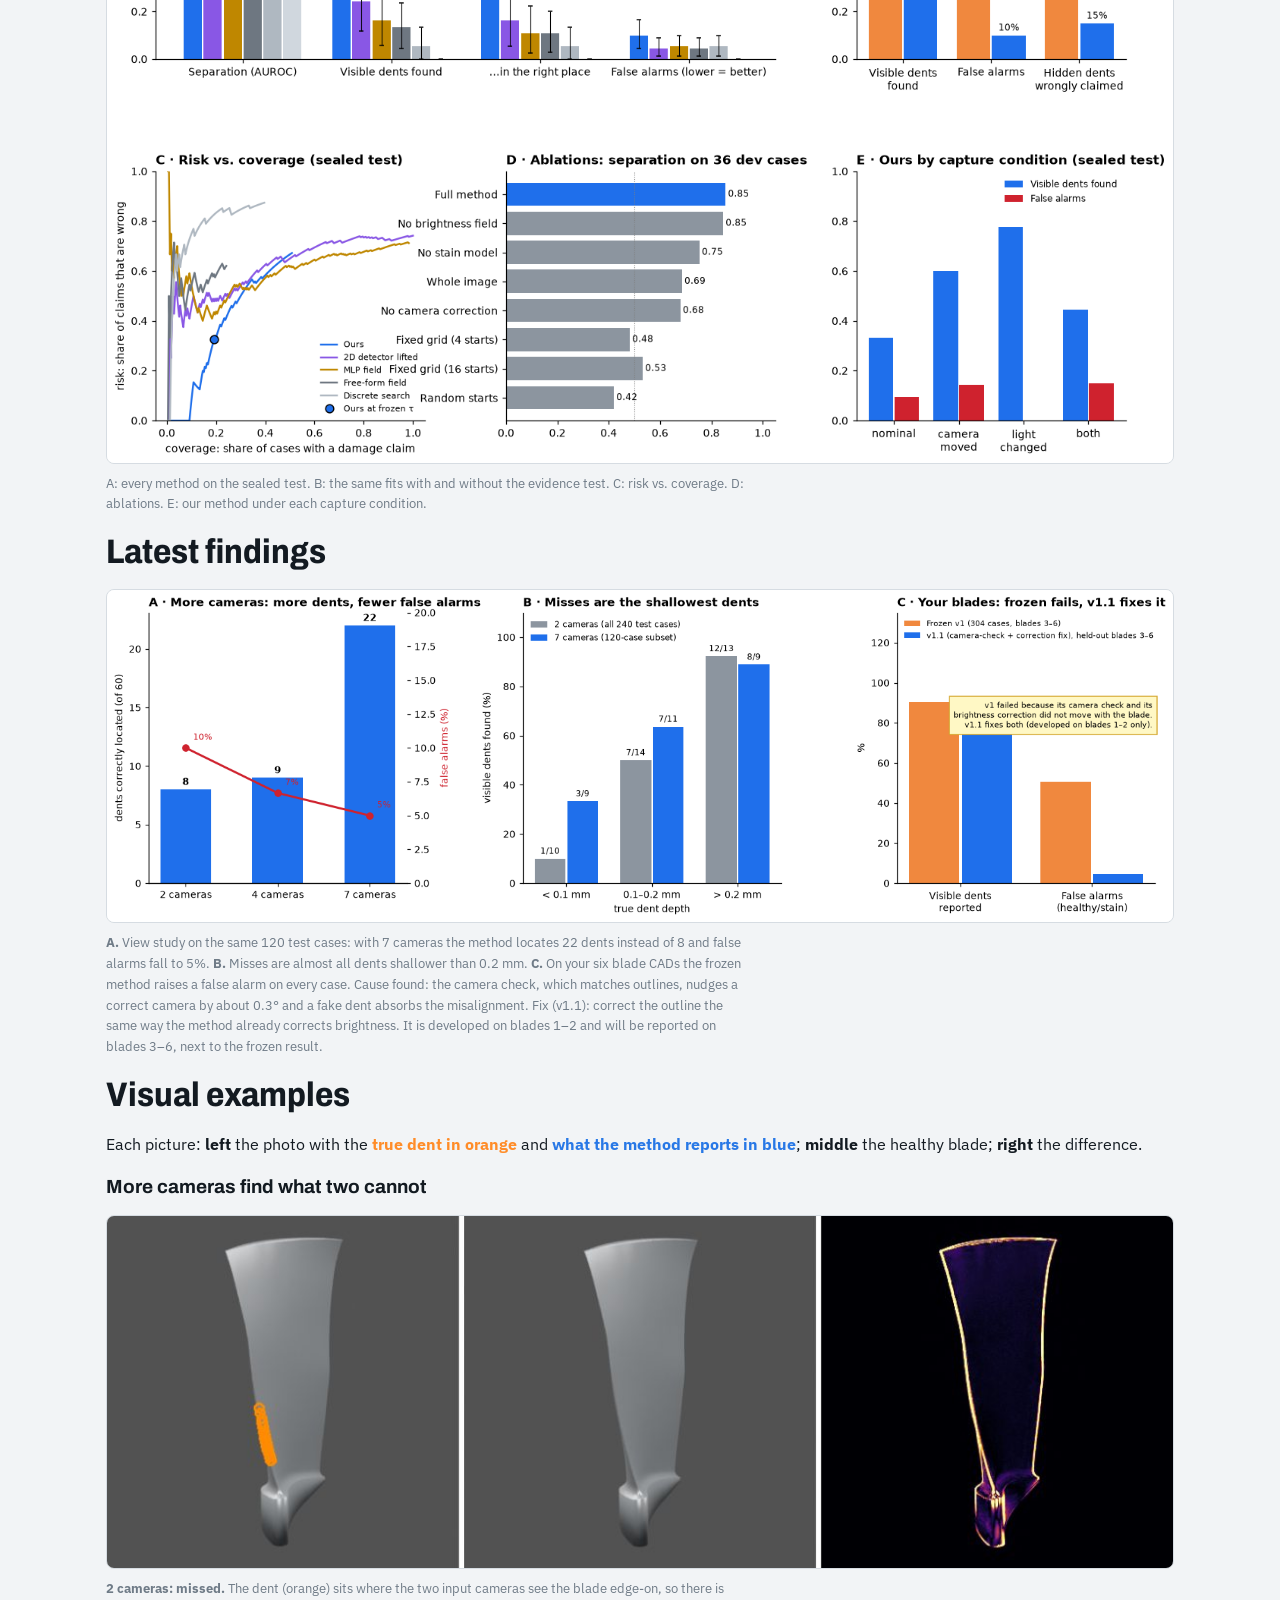
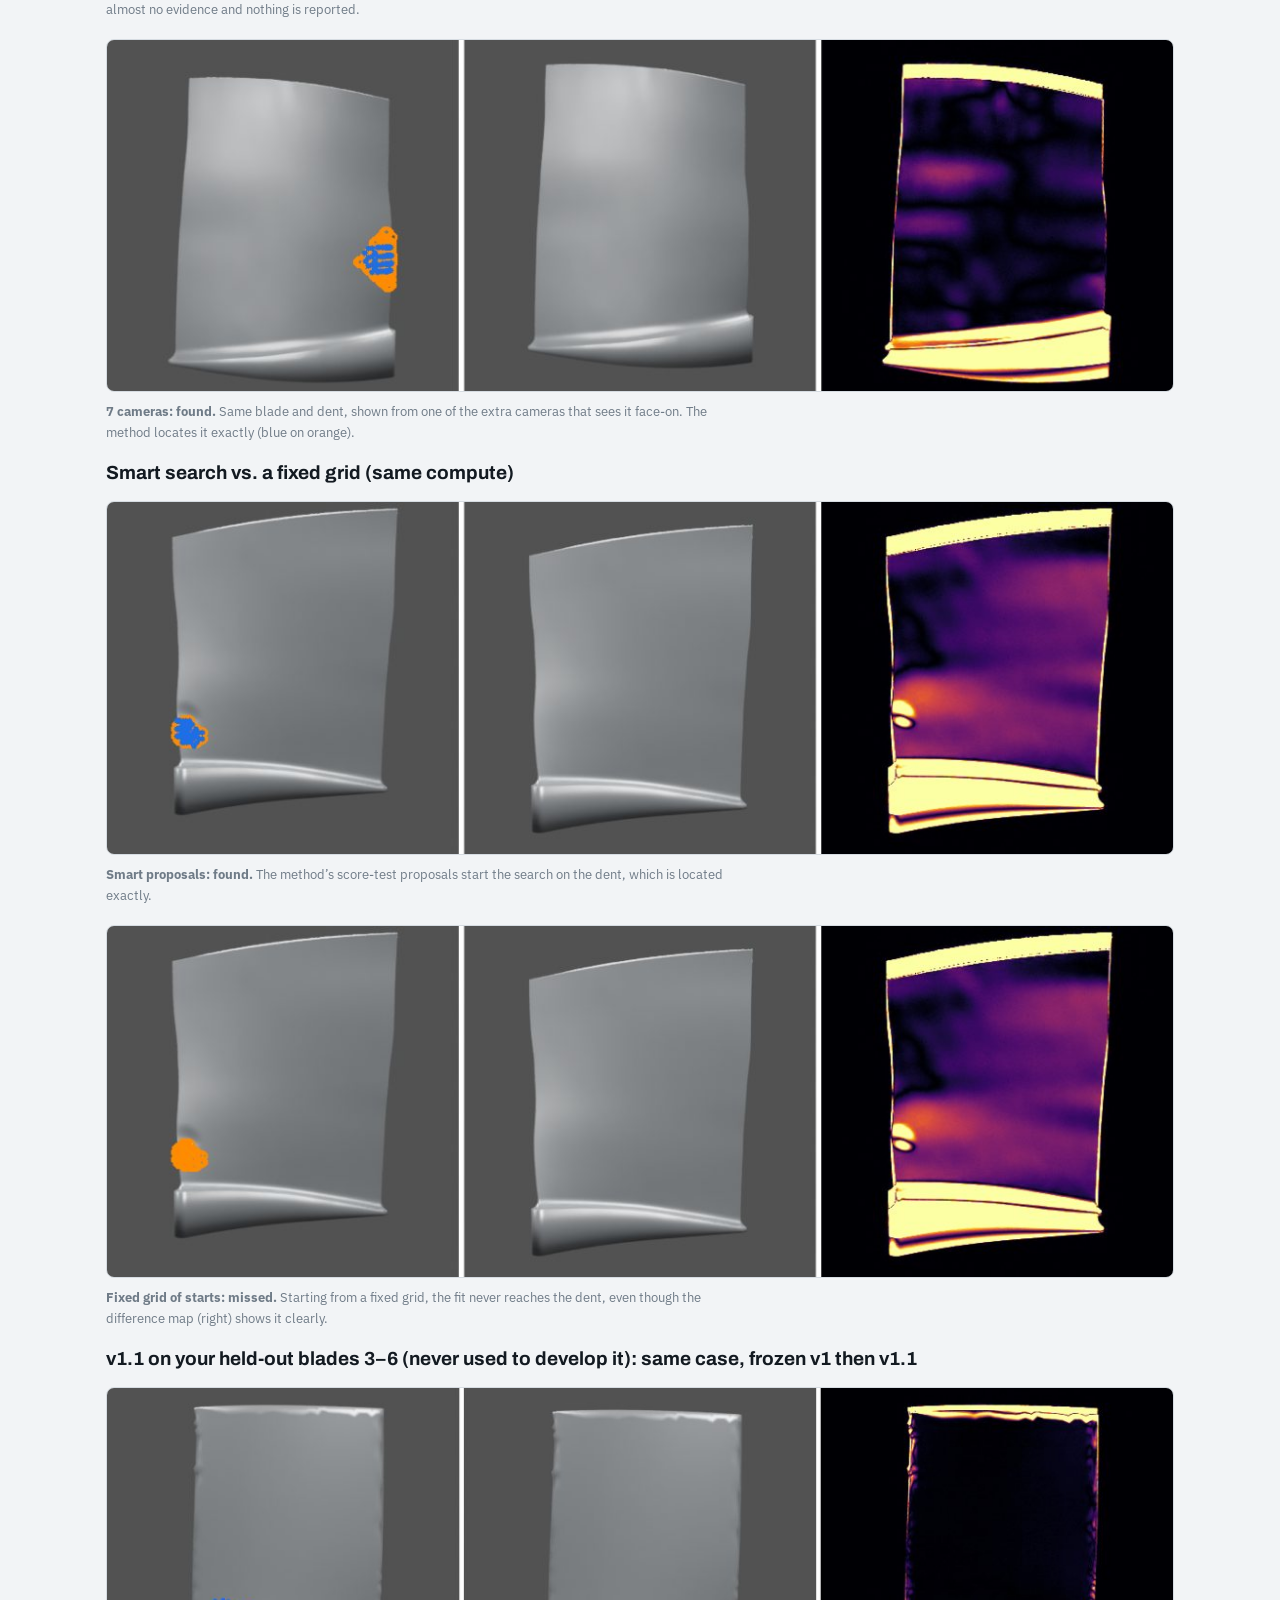
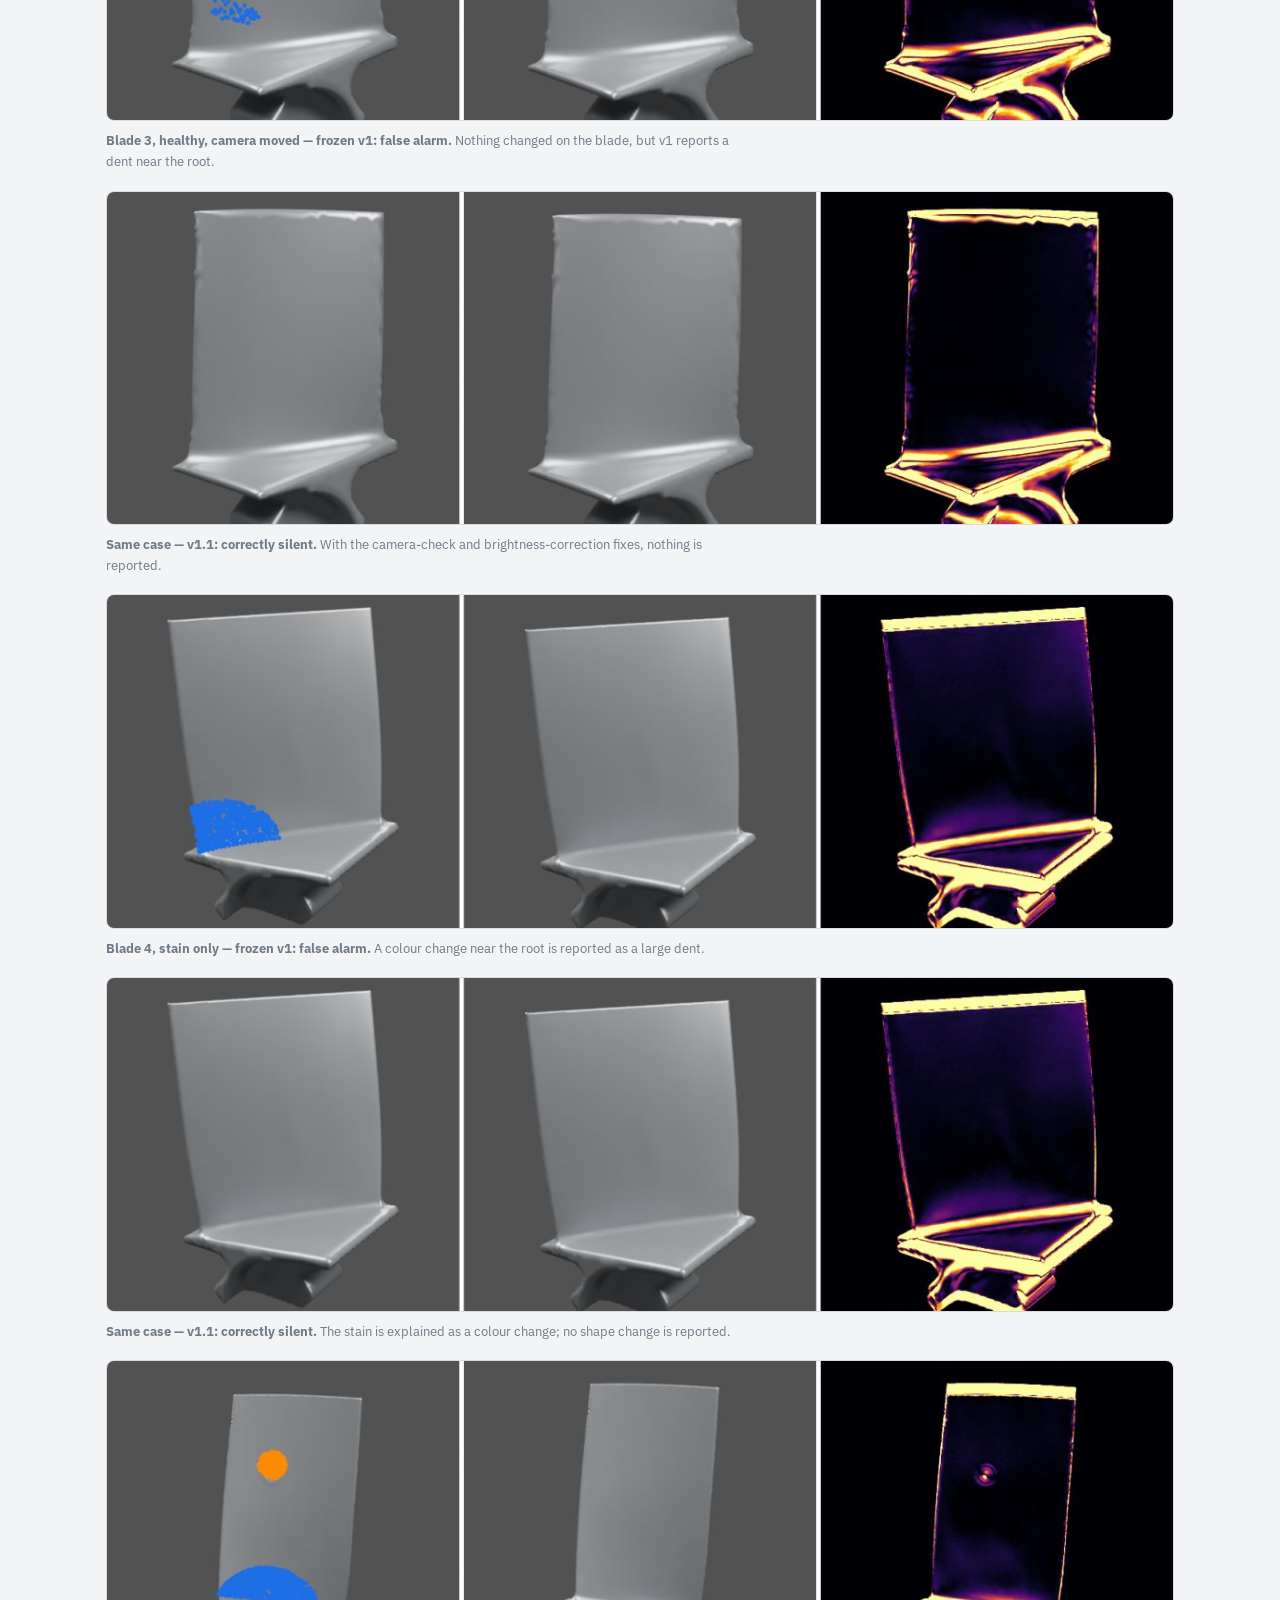
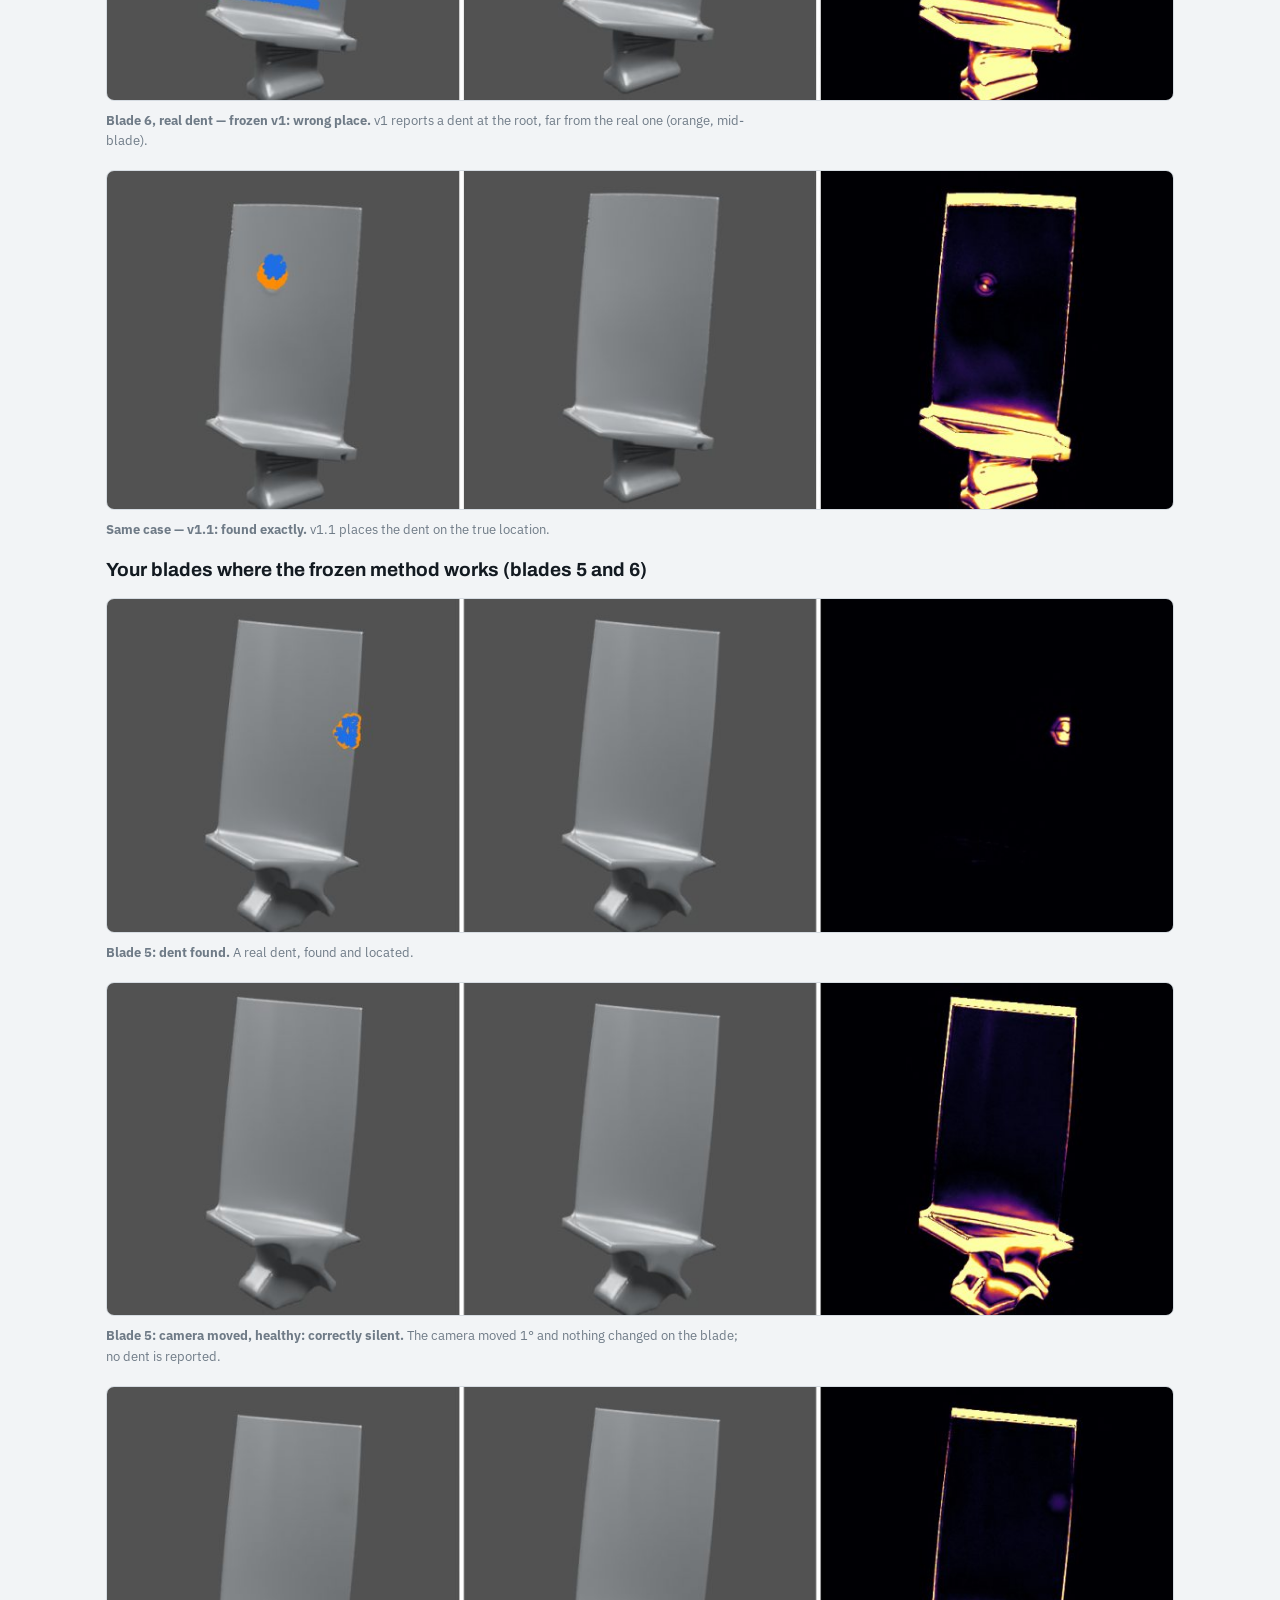
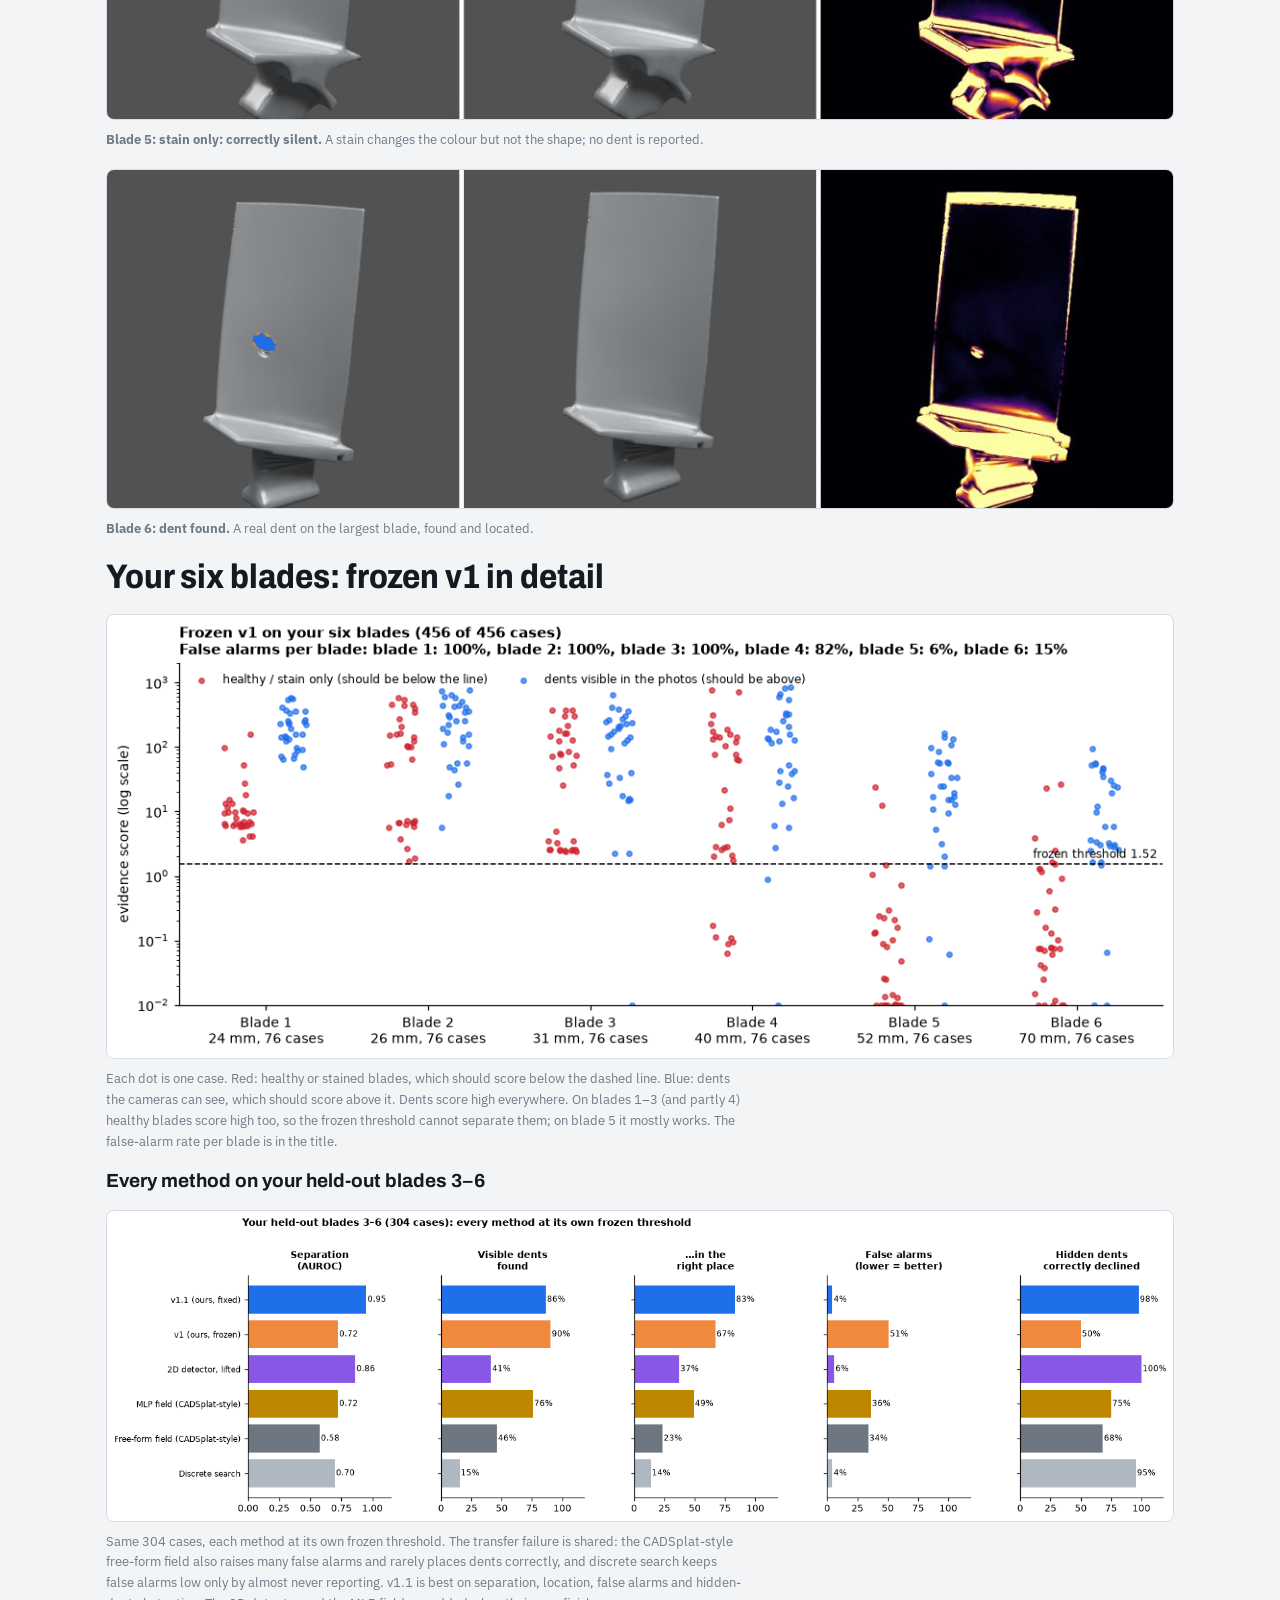
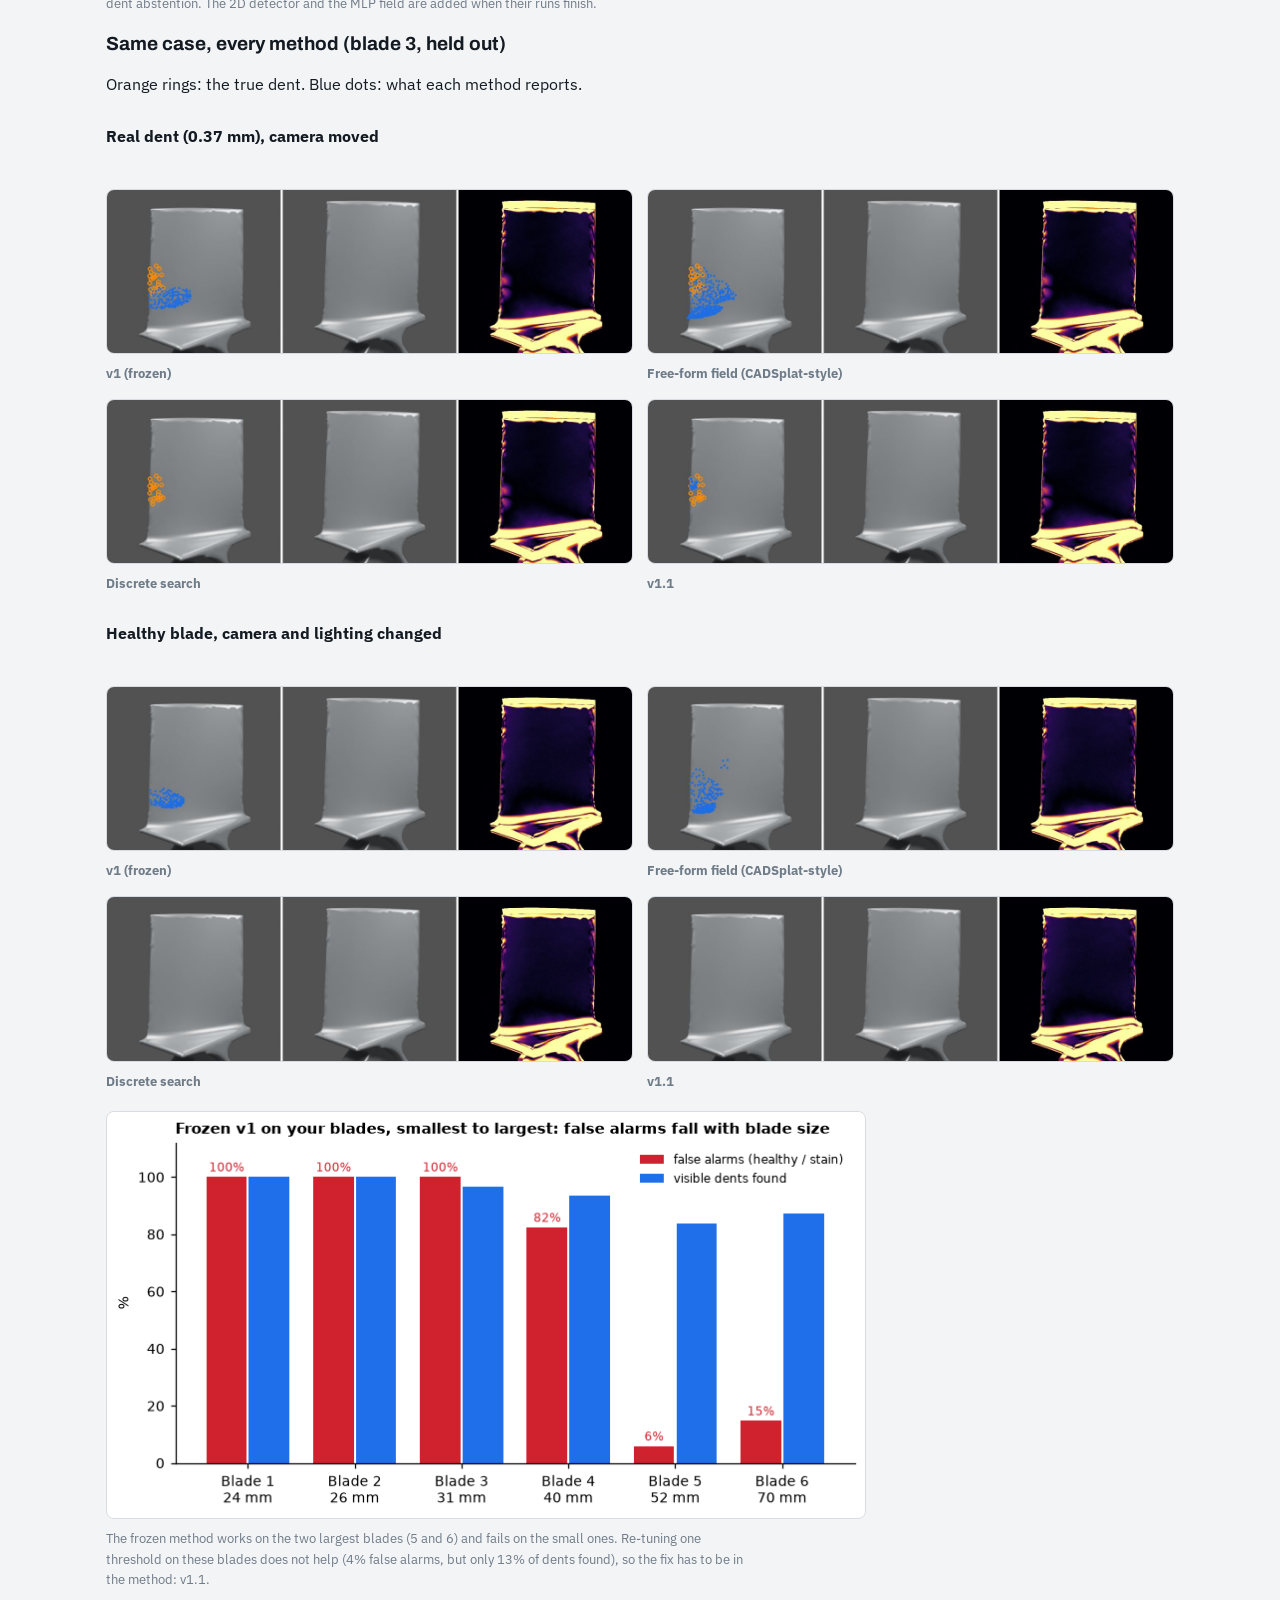
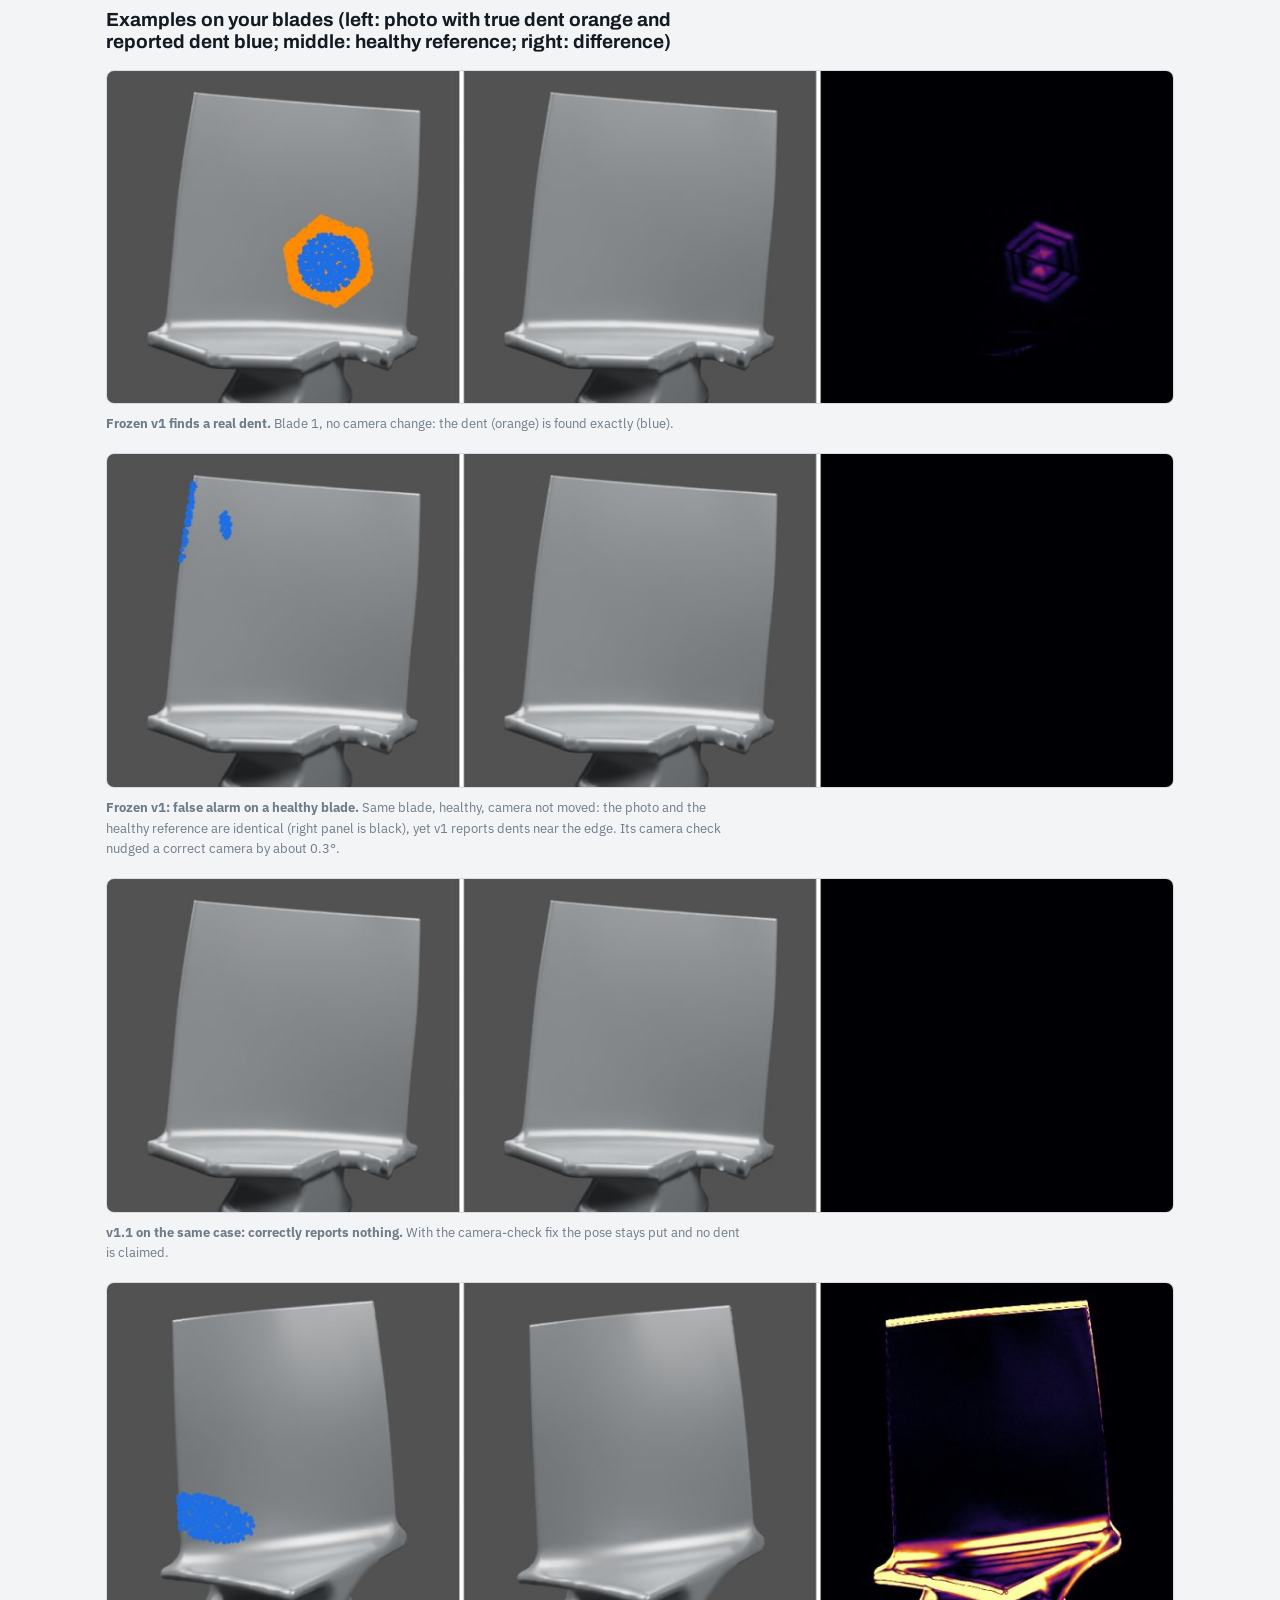
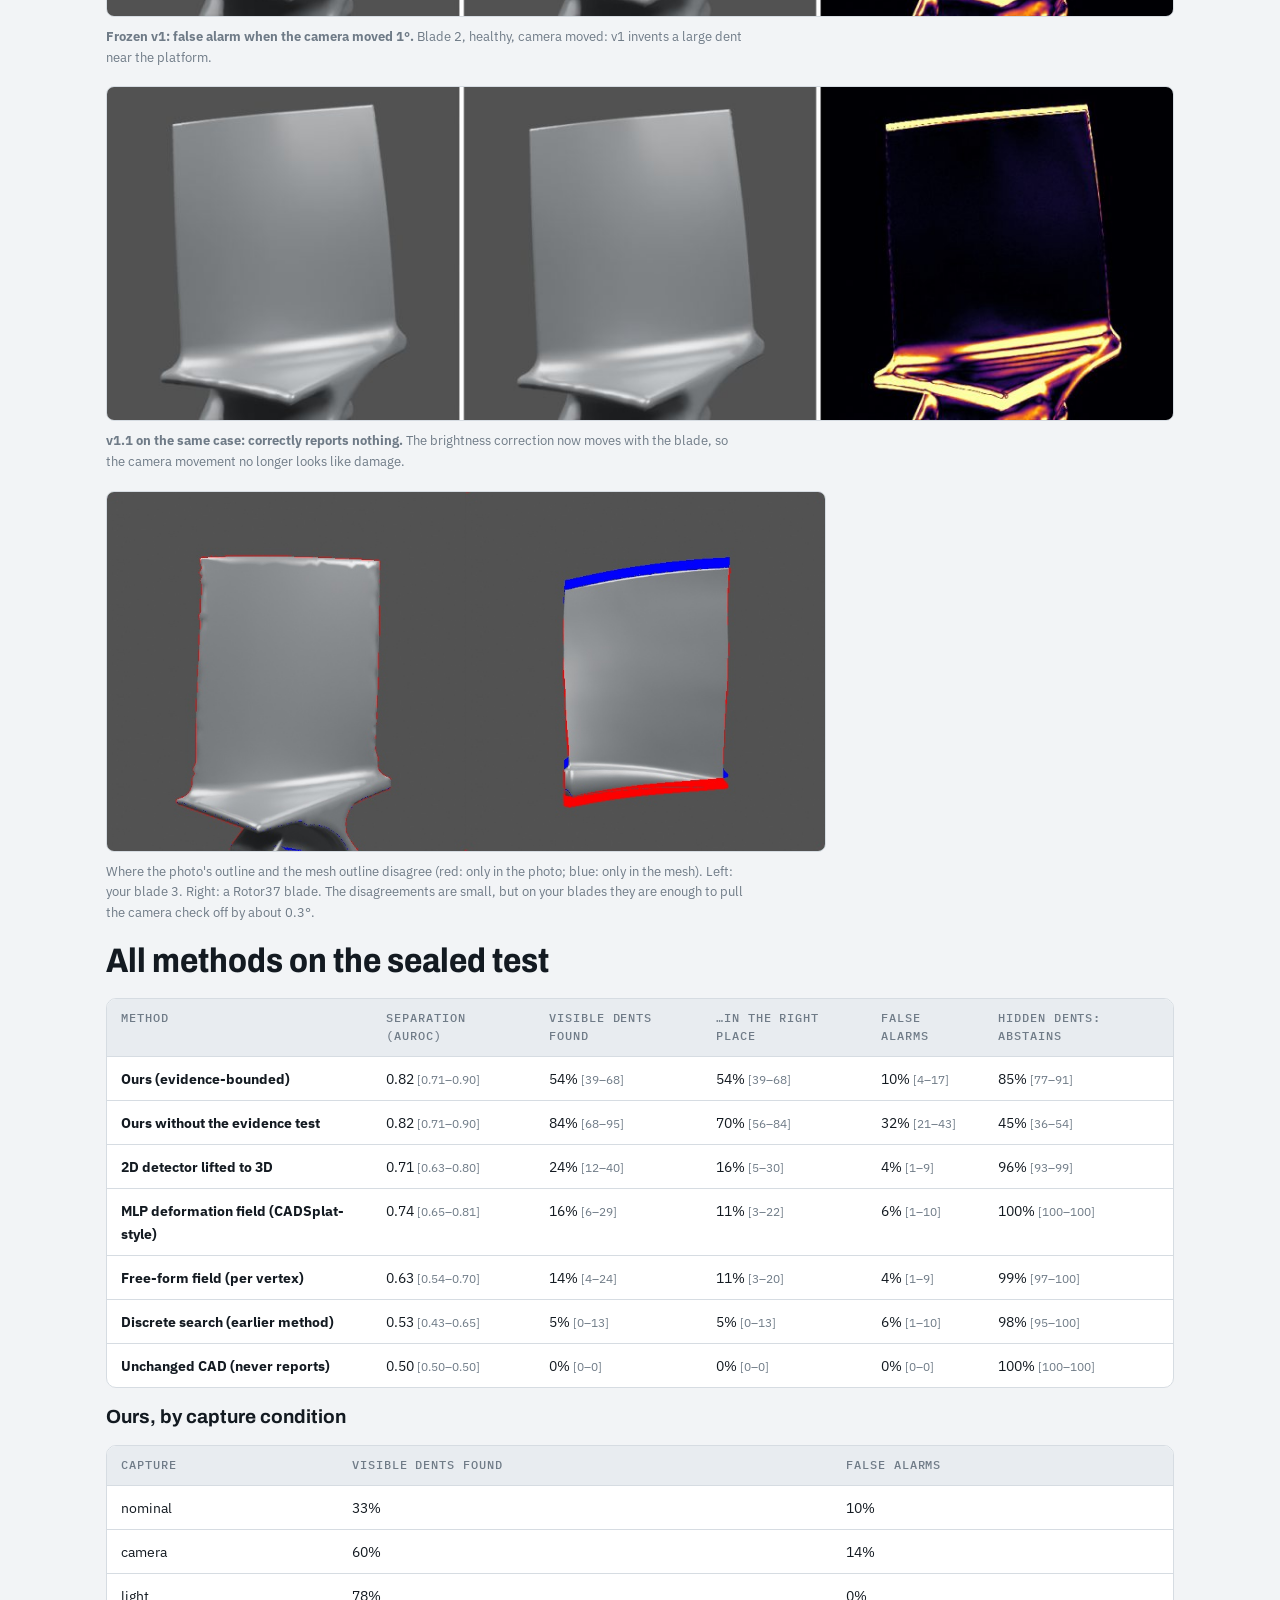
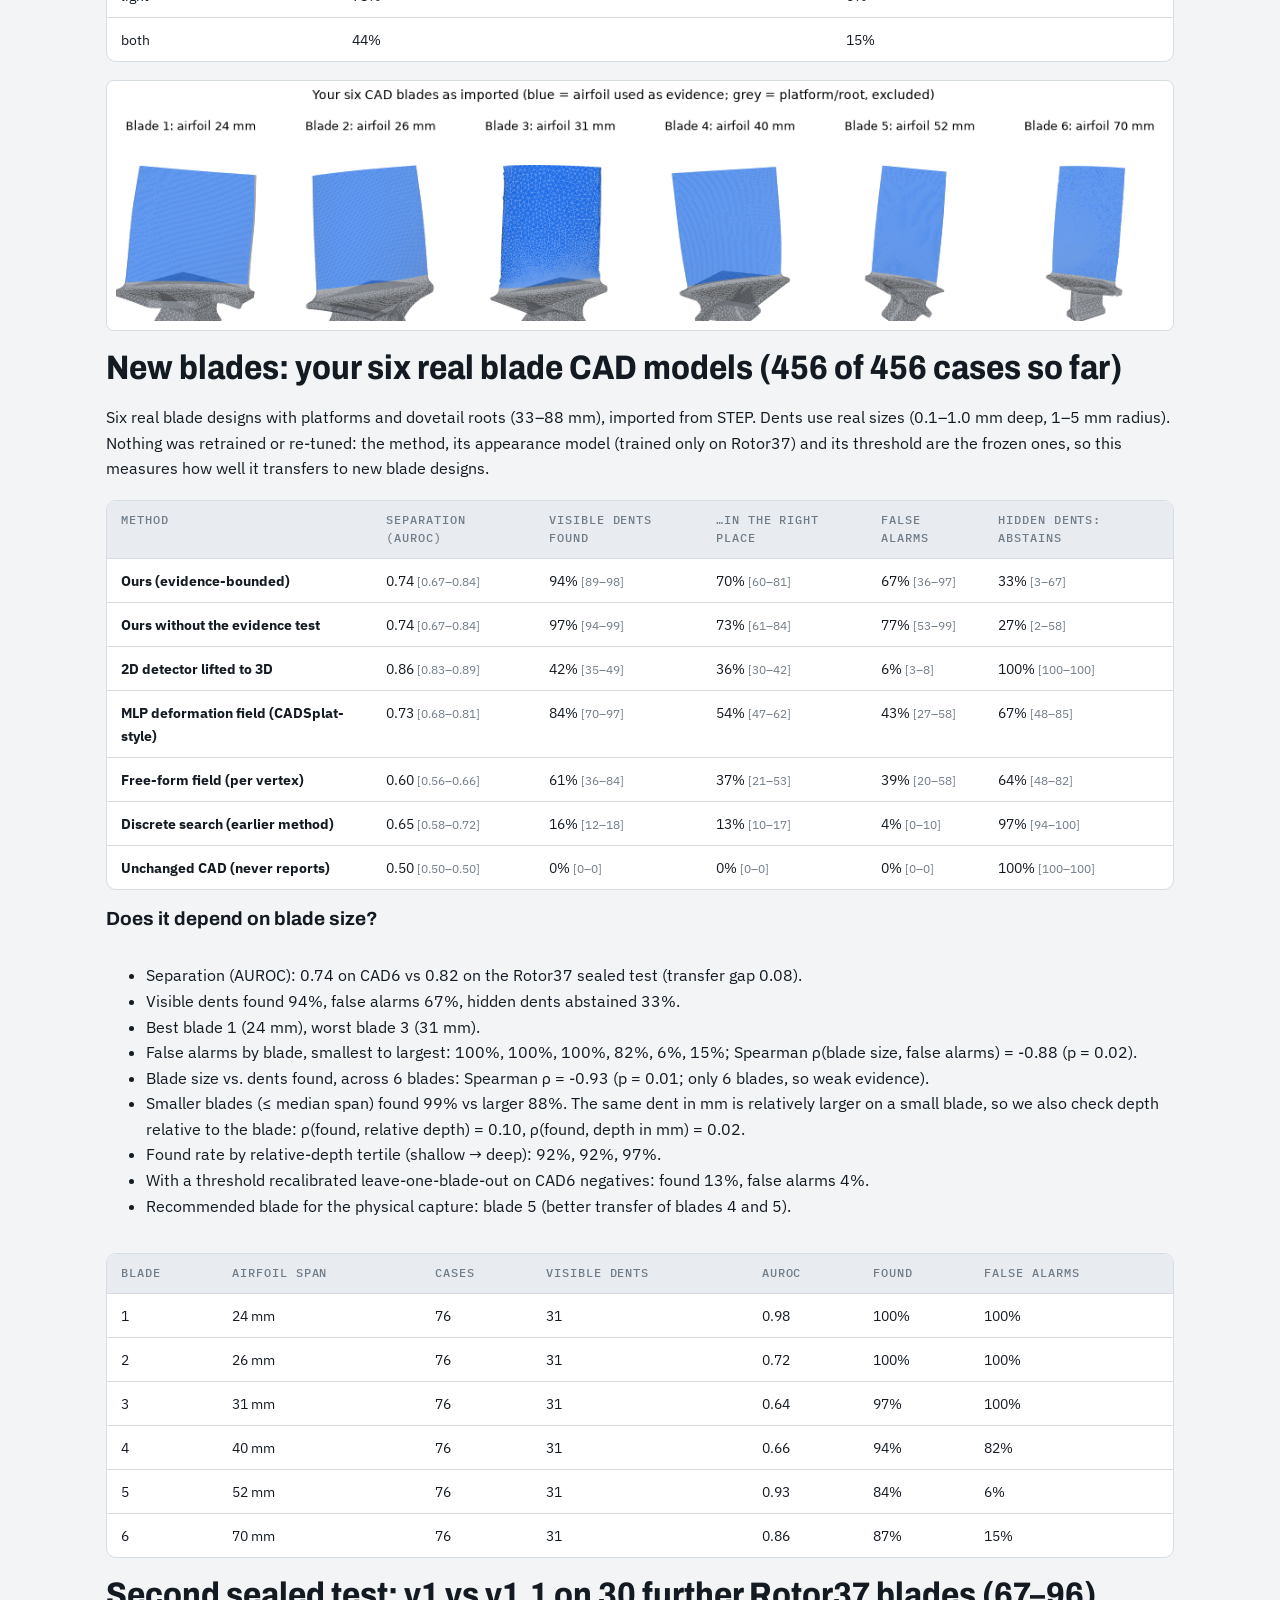
<file: results.html>
<!doctype html>
<html lang="en"><head><meta charset="utf-8"><meta name="viewport" content="width=device-width, initial-scale=1">
<title>BladeDelta Results</title>
<link rel="preconnect" href="https://fonts.googleapis.com"><link rel="preconnect" href="https://fonts.gstatic.com" crossorigin>
<link rel="stylesheet" href="https://fonts.googleapis.com/css2?family=Archivo:wdth,wght@62..125,600..800&family=IBM+Plex+Mono:wght@400;500;600&family=IBM+Plex+Sans:ital,wght@0,400;0,500;0,600;1,400&display=swap">
<link rel="stylesheet" href="styles.css">
<style>main.res{max-width:1100px;margin:0 auto;padding:32px 16px 64px;display:grid;gap:18px} main.res small{color:var(--muted)}</style>
</head><body><main class="res">
<span class="eyebrow">BladeDelta results · 11 Oct 2026, 14:32 UTC</span>
<h1>Sealed-test results <span class="chip done">final</span></h1>
<p>This page is rebuilt automatically from the experiment outputs. The test set is 240 cases on 30 blade shapes never used
for development; the method and its threshold were locked before any test image existed. Brackets are 95% intervals,
resampling whole blades. <a href="index.html">← Back to the main page</a></p>
<p><a href="try.html" style="display:inline-block;padding:9px 16px;border-radius:8px;background:var(--accent);color:#fff;font-weight:600;text-decoration:none">Try it: interactive demo →</a></p>
<div class="stats">
<div class="stat"><span class="big">0.82</span><span class="lbl">separation of visible dents from healthy and stained blades (1 = perfect, 0.5 = chance)</span></div>
<div class="stat"><span class="big">54%</span><span class="lbl">of visible dents found (target 70%); 54% in the right place</span></div>
<div class="stat"><span class="big">10%</span><span class="lbl">false alarms on healthy or stained blades (target 5%)</span></div>
<div class="stat"><span class="big">85%</span><span class="lbl">of dents the cameras cannot see: says "not supported"</span></div>
</div>
<div class="note"><strong>Does the evidence test reduce false damage claims while keeping recall?</strong>
<p>Without it, the same fits would raise false alarms on 32% of healthy/stained blades and wrongly
"find" 55% of hidden dents. With it: 10% and
15%. Recall on visible dents drops from 84% to
54%. Detected dents: median depth error 0.030 mm,
centre error 0.13 mm.</p></div>
<h2>Where each phase is</h2><div class="tablewrap"><table><thead><tr><th>Phase</th><th>Status</th></tr></thead><tbody><tr><td>Rotor37 sealed test: ours + 3 baselines</td><td><span class="chip done">done</span></td></tr><tr><td>View study: 4 and 7 cameras</td><td><span class="chip done">done</span></td></tr><tr><td>Final report, tables, paper PDF</td><td><span class="chip done">done</span></td></tr><tr><td>Baseline: 2D detector lifted to 3D</td><td><span class="chip done">done</span></td></tr><tr><td>Baseline: MLP deformation field</td><td><span class="chip done">done</span></td></tr><tr><td>Ablation: fixed grid of starts (4 and 16)</td><td><span class="chip done">done</span></td></tr><tr><td>CAD6: render 456 cases on your 6 blades</td><td><span class="chip done">done</span></td></tr><tr><td>CAD6: ours + all baselines</td><td><span class="chip done">done</span></td></tr><tr><td>CAD6: ablations (48 cases)</td><td><span class="chip done">done</span></td></tr><tr><td>v2: pre-registered selection on dev (stopped: no gain)</td><td><span class="chip done">done</span></td></tr><tr><td>v1.1 (camera-check fix): calibrate and freeze</td><td><span class="chip done">done</span></td></tr><tr><td>v1.1 on held-out CAD6 blades 3-6, and on second sealed test</td><td><span class="chip done">done</span></td></tr><tr><td>Physical capture (2x print of CAD6 blade 4/5)</td><td><span class="chip paused">when available</span></td></tr></tbody></table></div>
<h2>Results at a glance</h2><figure><img src="img/results/dashboard.png" alt="Results dashboard"><figcaption>A: every method on the sealed test. B: the same fits with and without the evidence test. C: risk vs. coverage. D: ablations. E: our method under each capture condition.</figcaption></figure>
<h2>Latest findings</h2><figure><img src="img/results/findings.png" alt="Latest findings">
<figcaption><b>A.</b> View study on the same 120 test cases: with 7 cameras the method locates 22 dents instead of 8 and false alarms
fall to 5%. <b>B.</b> Misses are almost all dents shallower than 0.2&nbsp;mm. <b>C.</b> On your six blade CADs the frozen method raises
a false alarm on every case. Cause found: the camera check, which matches outlines, nudges a correct camera by about 0.3&deg; and a fake
dent absorbs the misalignment. Fix (v1.1): correct the outline the same way the method already corrects brightness. It is developed on
blades 1&ndash;2 and will be reported on blades 3&ndash;6, next to the frozen result.</figcaption></figure>
<h2>Visual examples</h2><p>Each picture: <b>left</b> the photo with the <b style="color:#ff8c28">true dent in orange</b> and <b style="color:#2878e6">what the method reports in blue</b>; <b>middle</b> the healthy blade; <b>right</b> the difference.</p>
<h3>More cameras find what two cannot</h3>
<figure><img src="img/latest/test_0061_3.jpg" alt="2 cameras: missed" loading="lazy"><figcaption><b>2 cameras: missed.</b> The dent (orange) sits where the two input cameras see the blade edge-on, so there is almost no evidence and nothing is reported.</figcaption></figure>
<figure><img src="img/latest/test_0061_3_ours_views7.jpg" alt="7 cameras: found" loading="lazy"><figcaption><b>7 cameras: found.</b> Same blade and dent, shown from one of the extra cameras that sees it face-on. The method locates it exactly (blue on orange).</figcaption></figure>
<h3>Smart search vs. a fixed grid (same compute)</h3>
<figure><img src="img/latest/dev_0016_3.jpg" alt="Smart proposals: found" loading="lazy"><figcaption><b>Smart proposals: found.</b> The method&rsquo;s score-test proposals start the search on the dent, which is located exactly.</figcaption></figure>
<figure><img src="img/latest/dev_0016_3_ours_abl_grid.jpg" alt="Fixed grid of starts: missed" loading="lazy"><figcaption><b>Fixed grid of starts: missed.</b> Starting from a fixed grid, the fit never reaches the dent, even though the difference map (right) shows it clearly.</figcaption></figure>
<h3>v1.1 on your held-out blades 3&ndash;6 (never used to develop it): same case, frozen v1 then v1.1</h3>
<figure><img src="img/latest/cad6_1003_73.jpg" alt="Blade 3, healthy, camera moved &mdash; frozen v1: false alarm" loading="lazy"><figcaption><b>Blade 3, healthy, camera moved &mdash; frozen v1: false alarm.</b> Nothing changed on the blade, but v1 reports a dent near the root.</figcaption></figure>
<figure><img src="img/latest/cad6_1003_73_v11.jpg" alt="Same case &mdash; v1.1: correctly silent" loading="lazy"><figcaption><b>Same case &mdash; v1.1: correctly silent.</b> With the camera-check and brightness-correction fixes, nothing is reported.</figcaption></figure>
<figure><img src="img/latest/cad6_1004_49.jpg" alt="Blade 4, stain only &mdash; frozen v1: false alarm" loading="lazy"><figcaption><b>Blade 4, stain only &mdash; frozen v1: false alarm.</b> A colour change near the root is reported as a large dent.</figcaption></figure>
<figure><img src="img/latest/cad6_1004_49_v11.jpg" alt="Same case &mdash; v1.1: correctly silent" loading="lazy"><figcaption><b>Same case &mdash; v1.1: correctly silent.</b> The stain is explained as a colour change; no shape change is reported.</figcaption></figure>
<figure><img src="img/latest/cad6_1006_15.jpg" alt="Blade 6, real dent &mdash; frozen v1: wrong place" loading="lazy"><figcaption><b>Blade 6, real dent &mdash; frozen v1: wrong place.</b> v1 reports a dent at the root, far from the real one (orange, mid-blade).</figcaption></figure>
<figure><img src="img/latest/cad6_1006_15_v11.jpg" alt="Same case &mdash; v1.1: found exactly" loading="lazy"><figcaption><b>Same case &mdash; v1.1: found exactly.</b> v1.1 places the dent on the true location.</figcaption></figure>
<h3>Your blades where the frozen method works (blades 5 and 6)</h3>
<figure><img src="img/latest/cad6_1005_00.jpg" alt="Blade 5: dent found" loading="lazy"><figcaption><b>Blade 5: dent found.</b> A real dent, found and located.</figcaption></figure>
<figure><img src="img/latest/cad6_1005_70.jpg" alt="Blade 5: camera moved, healthy: correctly silent" loading="lazy"><figcaption><b>Blade 5: camera moved, healthy: correctly silent.</b> The camera moved 1&deg; and nothing changed on the blade; no dent is reported.</figcaption></figure>
<figure><img src="img/latest/cad6_1005_49.jpg" alt="Blade 5: stain only: correctly silent" loading="lazy"><figcaption><b>Blade 5: stain only: correctly silent.</b> A stain changes the colour but not the shape; no dent is reported.</figcaption></figure>
<figure><img src="img/latest/cad6_1006_01.jpg" alt="Blade 6: dent found" loading="lazy"><figcaption><b>Blade 6: dent found.</b> A real dent on the largest blade, found and located.</figcaption></figure>
<h2>Your six blades: frozen v1 in detail</h2><figure><img src="img/results/cad6_scores.png" alt="CAD6 scores">
<figcaption>Each dot is one case. Red: healthy or stained blades, which should score below the dashed line. Blue: dents the cameras can
see, which should score above it. Dents score high everywhere. On blades 1&ndash;3 (and partly 4) healthy blades score high too, so the frozen threshold
cannot separate them; on blade 5 it mostly works. The false-alarm rate per blade is in the title.</figcaption></figure>
<h3>Every method on your held-out blades 3&ndash;6</h3><figure><img src="img/results/cad6_methods.png" alt="Methods on CAD6">
<figcaption>Same 304 cases, each method at its own frozen threshold. The transfer failure is shared: the CADSplat-style free-form field also
raises many false alarms and rarely places dents correctly, and discrete search keeps false alarms low only by almost never reporting.
v1.1 is best on separation, location, false alarms and hidden-dent abstention. The 2D detector and the MLP field are added when their runs finish.</figcaption></figure>
<h3>Same case, every method (blade 3, held out)</h3><p>Orange rings: the true dent. Blue dots: what each method reports.</p>
<h4 style="margin-top:8px">Real dent (0.37&nbsp;mm), camera moved</h4><div style="display:grid;grid-template-columns:repeat(auto-fit,minmax(min(100%,520px),1fr));gap:14px">
<figure><img src="img/latest/cad6_1003_01.jpg" alt="v1 (frozen)" loading="lazy"><figcaption><b>v1 (frozen)</b></figcaption></figure>
<figure><img src="img/latest/cad6_1003_01_freeform.jpg" alt="Free-form field (CADSplat-style)" loading="lazy"><figcaption><b>Free-form field (CADSplat-style)</b></figcaption></figure>
<figure><img src="img/latest/cad6_1003_01_discrete.jpg" alt="Discrete search" loading="lazy"><figcaption><b>Discrete search</b></figcaption></figure>
<figure><img src="img/latest/cad6_1003_01_v11.jpg" alt="v1.1" loading="lazy"><figcaption><b>v1.1</b></figcaption></figure>
</div>
<h4 style="margin-top:8px">Healthy blade, camera and lighting changed</h4><div style="display:grid;grid-template-columns:repeat(auto-fit,minmax(min(100%,520px),1fr));gap:14px">
<figure><img src="img/latest/cad6_1003_35.jpg" alt="v1 (frozen)" loading="lazy"><figcaption><b>v1 (frozen)</b></figcaption></figure>
<figure><img src="img/latest/cad6_1003_35_freeform.jpg" alt="Free-form field (CADSplat-style)" loading="lazy"><figcaption><b>Free-form field (CADSplat-style)</b></figcaption></figure>
<figure><img src="img/latest/cad6_1003_35_discrete.jpg" alt="Discrete search" loading="lazy"><figcaption><b>Discrete search</b></figcaption></figure>
<figure><img src="img/latest/cad6_1003_35_v11.jpg" alt="v1.1" loading="lazy"><figcaption><b>v1.1</b></figcaption></figure>
</div>
<figure><img src="img/results/cad6_size.png" alt="CAD6 by blade size" style="max-width:760px"><figcaption>The frozen method works on the two largest blades (5 and 6) and fails on the small ones. Re-tuning one threshold on these blades does not help (4% false alarms, but only 13% of dents found), so the fix has to be in the method: v1.1.</figcaption></figure>
<h3>Examples on your blades (left: photo with true dent orange and reported dent blue; middle: healthy reference; right: difference)</h3>
<figure><img src="img/latest/cad6_1001_00.jpg" alt="Frozen v1 finds a real dent" loading="lazy"><figcaption><b>Frozen v1 finds a real dent.</b> Blade 1, no camera change: the dent (orange) is found exactly (blue).</figcaption></figure>
<figure><img src="img/latest/cad6_1001_36.jpg" alt="Frozen v1: false alarm on a healthy blade" loading="lazy"><figcaption><b>Frozen v1: false alarm on a healthy blade.</b> Same blade, healthy, camera not moved: the photo and the healthy reference are identical (right panel is black), yet v1 reports dents near the edge. Its camera check nudged a correct camera by about 0.3&deg;.</figcaption></figure>
<figure><img src="img/latest/cad6_1001_36_v11.jpg" alt="v1.1 on the same case: correctly reports nothing" loading="lazy"><figcaption><b>v1.1 on the same case: correctly reports nothing.</b> With the camera-check fix the pose stays put and no dent is claimed.</figcaption></figure>
<figure><img src="img/latest/cad6_1002_70.jpg" alt="Frozen v1: false alarm when the camera moved 1&deg;" loading="lazy"><figcaption><b>Frozen v1: false alarm when the camera moved 1&deg;.</b> Blade 2, healthy, camera moved: v1 invents a large dent near the platform.</figcaption></figure>
<figure><img src="img/latest/cad6_1002_70_v11.jpg" alt="v1.1 on the same case: correctly reports nothing" loading="lazy"><figcaption><b>v1.1 on the same case: correctly reports nothing.</b> The brightness correction now moves with the blade, so the camera movement no longer looks like damage.</figcaption></figure>
<figure><img src="img/results/cad6_outline.jpg" alt="Outline mismatch" style="max-width:720px"><figcaption>Where the
photo's outline and the mesh outline disagree (red: only in the photo; blue: only in the mesh). Left: your blade 3. Right: a Rotor37 blade.
The disagreements are small, but on your blades they are enough to pull the camera check off by about 0.3&deg;.</figcaption></figure>
<h2>All methods on the sealed test</h2>
<div class="tablewrap"><table><thead><tr><th>Method</th><th>Separation (AUROC)</th><th>Visible dents found</th><th>…in the right place</th><th>False alarms</th><th>Hidden dents: abstains</th></tr></thead><tbody><tr><td><b>Ours (evidence-bounded)</b></td><td>0.82 <small>[0.71–0.90]</small></td><td>54% <small>[39–68]</small></td><td>54% <small>[39–68]</small></td><td>10% <small>[4–17]</small></td><td>85% <small>[77–91]</small></td></tr><tr><td><b>Ours without the evidence test</b></td><td>0.82 <small>[0.71–0.90]</small></td><td>84% <small>[68–95]</small></td><td>70% <small>[56–84]</small></td><td>32% <small>[21–43]</small></td><td>45% <small>[36–54]</small></td></tr><tr><td><b>2D detector lifted to 3D</b></td><td>0.71 <small>[0.63–0.80]</small></td><td>24% <small>[12–40]</small></td><td>16% <small>[5–30]</small></td><td>4% <small>[1–9]</small></td><td>96% <small>[93–99]</small></td></tr><tr><td><b>MLP deformation field (CADSplat-style)</b></td><td>0.74 <small>[0.65–0.81]</small></td><td>16% <small>[6–29]</small></td><td>11% <small>[3–22]</small></td><td>6% <small>[1–10]</small></td><td>100% <small>[100–100]</small></td></tr><tr><td><b>Free-form field (per vertex)</b></td><td>0.63 <small>[0.54–0.70]</small></td><td>14% <small>[4–24]</small></td><td>11% <small>[3–20]</small></td><td>4% <small>[1–9]</small></td><td>99% <small>[97–100]</small></td></tr><tr><td><b>Discrete search (earlier method)</b></td><td>0.53 <small>[0.43–0.65]</small></td><td>5% <small>[0–13]</small></td><td>5% <small>[0–13]</small></td><td>6% <small>[1–10]</small></td><td>98% <small>[95–100]</small></td></tr><tr><td><b>Unchanged CAD (never reports)</b></td><td>0.50 <small>[0.50–0.50]</small></td><td>0% <small>[0–0]</small></td><td>0% <small>[0–0]</small></td><td>0% <small>[0–0]</small></td><td>100% <small>[100–100]</small></td></tr></tbody></table></div>
<h3>Ours, by capture condition</h3><div class="tablewrap"><table><thead><tr><th>Capture</th><th>Visible dents found</th><th>False alarms</th></tr></thead><tbody><tr><td>nominal</td><td>33%</td><td>10%</td></tr><tr><td>camera</td><td>60%</td><td>14%</td></tr><tr><td>light</td><td>78%</td><td>0%</td></tr><tr><td>both</td><td>44%</td><td>15%</td></tr></tbody></table></div>
<figure><img src="img/results/cad6_blades.png" alt="Six CAD blades"></figure>
<h2>New blades: your six real blade CAD models (456 of 456 cases so far)</h2>
<p>Six real blade designs with platforms and dovetail roots (33–88 mm), imported from STEP. Dents use real sizes
(0.1–1.0 mm deep, 1–5 mm radius). Nothing was retrained or re-tuned: the method, its appearance model (trained only on
Rotor37) and its threshold are the frozen ones, so this measures how well it transfers to new blade designs.</p>
<div class="tablewrap"><table><thead><tr><th>Method</th><th>Separation (AUROC)</th><th>Visible dents found</th><th>…in the right place</th><th>False alarms</th><th>Hidden dents: abstains</th></tr></thead><tbody><tr><td><b>Ours (evidence-bounded)</b></td><td>0.74 <small>[0.67–0.84]</small></td><td>94% <small>[89–98]</small></td><td>70% <small>[60–81]</small></td><td>67% <small>[36–97]</small></td><td>33% <small>[3–67]</small></td></tr><tr><td><b>Ours without the evidence test</b></td><td>0.74 <small>[0.67–0.84]</small></td><td>97% <small>[94–99]</small></td><td>73% <small>[61–84]</small></td><td>77% <small>[53–99]</small></td><td>27% <small>[2–58]</small></td></tr><tr><td><b>2D detector lifted to 3D</b></td><td>0.86 <small>[0.83–0.89]</small></td><td>42% <small>[35–49]</small></td><td>36% <small>[30–42]</small></td><td>6% <small>[3–8]</small></td><td>100% <small>[100–100]</small></td></tr><tr><td><b>MLP deformation field (CADSplat-style)</b></td><td>0.73 <small>[0.68–0.81]</small></td><td>84% <small>[70–97]</small></td><td>54% <small>[47–62]</small></td><td>43% <small>[27–58]</small></td><td>67% <small>[48–85]</small></td></tr><tr><td><b>Free-form field (per vertex)</b></td><td>0.60 <small>[0.56–0.66]</small></td><td>61% <small>[36–84]</small></td><td>37% <small>[21–53]</small></td><td>39% <small>[20–58]</small></td><td>64% <small>[48–82]</small></td></tr><tr><td><b>Discrete search (earlier method)</b></td><td>0.65 <small>[0.58–0.72]</small></td><td>16% <small>[12–18]</small></td><td>13% <small>[10–17]</small></td><td>4% <small>[0–10]</small></td><td>97% <small>[94–100]</small></td></tr><tr><td><b>Unchanged CAD (never reports)</b></td><td>0.50 <small>[0.50–0.50]</small></td><td>0% <small>[0–0]</small></td><td>0% <small>[0–0]</small></td><td>0% <small>[0–0]</small></td><td>100% <small>[100–100]</small></td></tr></tbody></table></div>
<h3>Does it depend on blade size?</h3><ul><li>Separation (AUROC): 0.74 on CAD6 vs 0.82 on the Rotor37 sealed test (transfer gap 0.08).</li><li>Visible dents found 94%, false alarms 67%, hidden dents abstained 33%.</li><li>Best blade 1 (24 mm), worst blade 3 (31 mm).</li><li>False alarms by blade, smallest to largest: 100%, 100%, 100%, 82%, 6%, 15%; Spearman ρ(blade size, false alarms) = -0.88 (p = 0.02).</li><li>Blade size vs. dents found, across 6 blades: Spearman ρ = -0.93 (p = 0.01; only 6 blades, so weak evidence).</li><li>Smaller blades (≤ median span) found 99% vs larger 88%. The same dent in mm is relatively larger on a small blade, so we also check depth relative to the blade: ρ(found, relative depth) = 0.10, ρ(found, depth in mm) = 0.02.</li><li>Found rate by relative-depth tertile (shallow → deep): 92%, 92%, 97%.</li><li>With a threshold recalibrated leave-one-blade-out on CAD6 negatives: found 13%, false alarms 4%.</li><li>Recommended blade for the physical capture: blade 5 (better transfer of blades 4 and 5).</li></ul>
<div class="tablewrap"><table><thead><tr><th>Blade</th><th>Airfoil span</th><th>Cases</th><th>Visible dents</th><th>AUROC</th><th>Found</th><th>False alarms</th></tr></thead><tbody><tr><td>1</td><td>24 mm</td><td>76</td><td>31</td><td>0.98</td><td>100%</td><td>100%</td></tr><tr><td>2</td><td>26 mm</td><td>76</td><td>31</td><td>0.72</td><td>100%</td><td>100%</td></tr><tr><td>3</td><td>31 mm</td><td>76</td><td>31</td><td>0.64</td><td>97%</td><td>100%</td></tr><tr><td>4</td><td>40 mm</td><td>76</td><td>31</td><td>0.66</td><td>94%</td><td>82%</td></tr><tr><td>5</td><td>52 mm</td><td>76</td><td>31</td><td>0.93</td><td>84%</td><td>6%</td></tr><tr><td>6</td><td>70 mm</td><td>76</td><td>31</td><td>0.86</td><td>87%</td><td>15%</td></tr></tbody></table></div>
<h2>Second sealed test: v1 vs v1.1 on 30 further Rotor37 blades (67&ndash;96)</h2><div class="tablewrap"><table><thead><tr><th>Method</th><th>Separation</th><th>Visible dents found</th><th>False alarms</th><th>Hidden: abstains</th></tr></thead><tbody><tr><td><b>v1 (frozen)</b></td><td>0.79 <small>[0.68–0.88]</small></td><td>54% <small>[40–69]</small></td><td>6% <small>[1–11]</small></td><td>88% <small>[81–93]</small></td></tr><tr><td><b>v1.1 (camera-check + correction fix)</b></td><td>0.80 <small>[0.70–0.88]</small></td><td>52% <small>[38–67]</small></td><td>8% <small>[2–14]</small></td><td>88% <small>[81–93]</small></td></tr></tbody></table></div>
<h2>Risk vs. coverage</h2><figure><img src="img/results/risk_coverage.png" alt="Risk-coverage curves" style="max-width:560px">
<figcaption>Sweeping the evidence threshold: how many cases get a damage claim (coverage) and what fraction of those claims are wrong (risk). Lower and further right is better.</figcaption></figure>
<h2>Ablations (36 development cases)</h2><div class="tablewrap"><table><thead><tr><th>Variant</th><th>Separation</th><th>Visible found</th><th>False alarms</th></tr></thead><tbody><tr><td>Full method</td><td>0.85 <small>[0.77–0.96]</small></td><td>67% <small>[41–88]</small></td><td>0% <small>[0–0]</small></td></tr><tr><td>No camera correction</td><td>0.68 <small>[0.49–0.84]</small></td><td>89% <small>[72–100]</small></td><td>39% <small>[21–56]</small></td></tr><tr><td>No stain model</td><td>0.75 <small>[0.56–0.90]</small></td><td>89% <small>[77–100]</small></td><td>50% <small>[33–69]</small></td></tr><tr><td>Random starts instead of smart proposals</td><td>0.42 <small>[0.23–0.62]</small></td><td>6% <small>[0–20]</small></td><td>0% <small>[0–0]</small></td></tr><tr><td>Fixed grid of 4 starts</td><td>0.48 <small>[0.32–0.62]</small></td><td>6% <small>[0–17]</small></td><td>0% <small>[0–0]</small></td></tr><tr><td>Fixed grid of 16 starts (4× compute)</td><td>0.53 <small>[0.39–0.68]</small></td><td>6% <small>[0–17]</small></td><td>0% <small>[0–0]</small></td></tr><tr><td>Whole image, not reliable pixels</td><td>0.69 <small>[0.49–0.85]</small></td><td>78% <small>[53–95]</small></td><td>6% <small>[0–20]</small></td></tr><tr><td>No brightness field</td><td>0.85 <small>[0.72–0.95]</small></td><td>94% <small>[80–100]</small></td><td>33% <small>[11–59]</small></td></tr><tr><td>4 views</td><td>0.83 <small>[0.71–0.95]</small></td><td>78% <small>[61–94]</small></td><td>6% <small>[0–19]</small></td></tr><tr><td>7 views</td><td>0.85 <small>[0.69–0.98]</small></td><td>78% <small>[61–94]</small></td><td>11% <small>[0–29]</small></td></tr></tbody></table></div>
<h2>Examples (picked automatically)</h2><p>Left: the photo, with the <b style="color:#ff8c28">true dent in orange</b> and
<b style="color:#2878e6">what the method reports in blue</b>. Middle: the healthy blade. Right: the difference (brighter = more different).</p>
<figure><img src="img/latest/test_0062_4.jpg" alt="Found and measured" loading="lazy"><figcaption><b>Found and measured.</b> dent · capture: camera · true depth 0.14 mm, 100% visible · evidence score 31.6 (threshold 1.52) · shape error 8% of the unchanged CAD <small>(test_0062_4)</small></figcaption></figure>
<figure><img src="img/latest/test_0053_7.jpg" alt="Found (typical)" loading="lazy"><figcaption><b>Found (typical).</b> dent + stain · capture: camera · true depth 0.44 mm, 100% visible · evidence score 34.6 (threshold 1.52) · shape error 42% of the unchanged CAD <small>(test_0053_7)</small></figcaption></figure>
<figure><img src="img/latest/test_0040_6.jpg" alt="Missed" loading="lazy"><figcaption><b>Missed.</b> dent + stain · capture: both · true depth 0.17 mm, 67% visible · evidence score 0.9 (threshold 1.52) <small>(test_0040_6)</small></figcaption></figure>
<figure><img src="img/latest/test_0053_5.jpg" alt="Correctly says &quot;not supported&quot;" loading="lazy"><figcaption><b>Correctly says &quot;not supported&quot;.</b> dent · capture: nominal · true depth 0.44 mm, 0% visible · evidence score 0.0 (threshold 1.52) <small>(test_0053_5)</small></figcaption></figure>
<figure><img src="img/latest/test_0038_1.jpg" alt="Stain, correctly not a dent" loading="lazy"><figcaption><b>Stain, correctly not a dent.</b> stain only · capture: nominal · evidence score 0.0 (threshold 1.52) <small>(test_0038_1)</small></figcaption></figure>
<figure><img src="img/latest/test_0042_0.jpg" alt="False alarm" loading="lazy"><figcaption><b>False alarm.</b> healthy · capture: camera · evidence score 5.6 (threshold 1.52) <small>(test_0042_0)</small></figcaption></figure>
<h2>Full auto-generated report</h2><details><summary>Show</summary><pre style="white-space:pre-wrap;font-size:.85rem"># Final report (auto-generated)

## Sealed test (240 cases, 30 unseen blades)

| Method | Rel. local error (observable) | Detection % | False change % | Abstain on unobservable % |
|---|---|---|---|---|
| BladeDelta (ours) | 0.69 [0.59, 0.79] | 54 [39, 68] | 10 [4, 17] | 85 [77, 91] |
| Free-form field | 1.00 [1.00, 1.00] | 14 [4, 24] | 4 [1, 9] | 99 [97, 100] |
| Discrete search | 1.00 [0.99, 1.00] | 5 [0, 13] | 6 [1, 10] | 98 [95, 100] |
| Unchanged CAD | 1.00 [1.00, 1.00] | 0 [0, 0] | 0 [0, 0] | 100 [100, 100] |

## How many views are needed (test subset, 120 cases)

| Views | Observable dents | AUROC | Located % | Median rel. local error |
|---|---|---|---|---|
| 2 views | 10/60 | 0.847 | 60 | 0.43 |
| 4 views | 17/60 | 0.777 | 41 | 1.0 |
| 7 views | 29/60 | 0.857 | 62 | 0.47 |

## Ablations (dev subset)

```
ours: n_neg=36 n_obs=18
  AUROC(gain: observable dents vs negatives) = 0.853
  AUROC(gain: correctly-located dents vs negatives) = 0.991
  located within 0.1: 72%   median rel_local (obs): 0.22
  at neg-FPR 0% (tau=2.46): detect 67%, detect AND located 61%
  at neg-FPR 10% (tau=1.31): detect 78%, detect AND located 72%
  at neg-FPR 20% (tau=0.54): detect 83%, detect AND located 72%
ours_abl_nopose: n_neg=18 n_obs=18
  AUROC(gain: observable dents vs negatives) = 0.679
  AUROC(gain: correctly-located dents vs negatives) = 0.654
  located within 0.1: 72%   median rel_local (obs): 0.27
  at neg-FPR 0% (tau=106.02): detect 11%, detect AND located 6%
  at neg-FPR 10% (tau=78.87): detect 17%, detect AND located 6%
  at neg-FPR 20% (tau=68.53): detect 17%, detect AND located 6%
ours_abl_nocolour: n_neg=18 n_obs=18
  AUROC(gain: observable dents vs negatives) = 0.753
  AUROC(gain: correctly-located dents vs negatives) = 0.833
  located within 0.1: 83%   median rel_local (obs): 0.21
  at neg-FPR 0% (tau=22.36): detect 28%, detect AND located 28%
  at neg-FPR 10% (tau=19.59): detect 28%, detect AND located 28%
  at neg-FPR 20% (tau=7.56): detect 50%, detect AND located 50%
ours_abl_noproposals: n_neg=18 n_obs=18
  AUROC(gain: observable dents vs negatives) = 0.420
  AUROC(gain: correctly-located dents vs negatives) = 0.167
  located within 0.1: 6%   median rel_local (obs): 1.00
  at neg-FPR 0% (tau=1.34): detect 6%, detect AND located 0%
  at neg-FPR 10% (tau=0.47): detect 6%, detect AND located 0%
  at neg-FPR 20% (tau=0.31): detect 11%, detect AND located 0%
ours_abl_fullimage: n_neg=18 n_obs=18
  AUROC(gain: observable dents vs negatives) = 0.685
  AUROC(gain: correctly-located dents vs negatives) = 0.798
  located within 0.1: 61%   median rel_local (obs): 0.64
  at neg-FPR 0% (tau=66.82): detect 11%, detect AND located 11%
  at neg-FPR 10% (tau=29.93): detect 22%, detect AND located 22%
  at neg-FPR 20% (tau=19.92): detect 39%, detect AND located 33%
ours_abl_nofield: n_neg=18 n_obs=18
  AUROC(gain: observable dents vs negatives) = 0.846
  AUROC(gain: correctly-located dents vs negatives) = 0.876
  located within 0.1: 72%   median rel_local (obs): 0.25
  at neg-FPR 0% (tau=11.32): detect 28%, detect AND located 22%
  at neg-FPR 10% (tau=6.20): detect 50%, detect AND located 33%
  at neg-FPR 20% (tau=2.78): detect 78%, detect AND located 56%
ours_abl_views4: n_neg=18 n_obs=18
  AUROC(gain: observable dents vs negatives) = 0.833
  AUROC(gain: correctly-located dents vs negatives) = 0.979
  located within 0.1: 72%   median rel_local (obs): 0.21
  at neg-FPR 0% (tau=4.11): detect 44%, detect AND located 44%
  at neg-FPR 10% (tau=1.19): detect 78%, detect AND located 72%
  at neg-FPR 20% (tau=0.47): detect 83%, detect AND located 72%
ours_abl_views7: n_neg=18 n_obs=18
  AUROC(gain: observable dents vs negatives) = 0.852
  AUROC(gain: correctly-located dents vs negatives) = 0.953
  located within 0.1: 72%   median rel_local (obs): 0.22
  at neg-FPR 0% (tau=6.92): detect 39%, detect AND located 39%
  at neg-FPR 10% (tau=2.20): detect 72%, detect AND located 72%
  at neg-FPR 20% (tau=0.64): detect 83%, detect AND located 72%
```

## Real data (SiM3D wooden stools, industrial scans)

- Objects: 6; real defects: 22; undamaged negative crops: 31
- AUROC (fit gain, defect vs undamaged): 0.54
- Detected at leave-one-object-out threshold: 0/22; of those located within 15 mm: 0
- False alarms on undamaged crops (leave-one-object-out): 1/31

</pre></details>
</main></body></html>
</file>
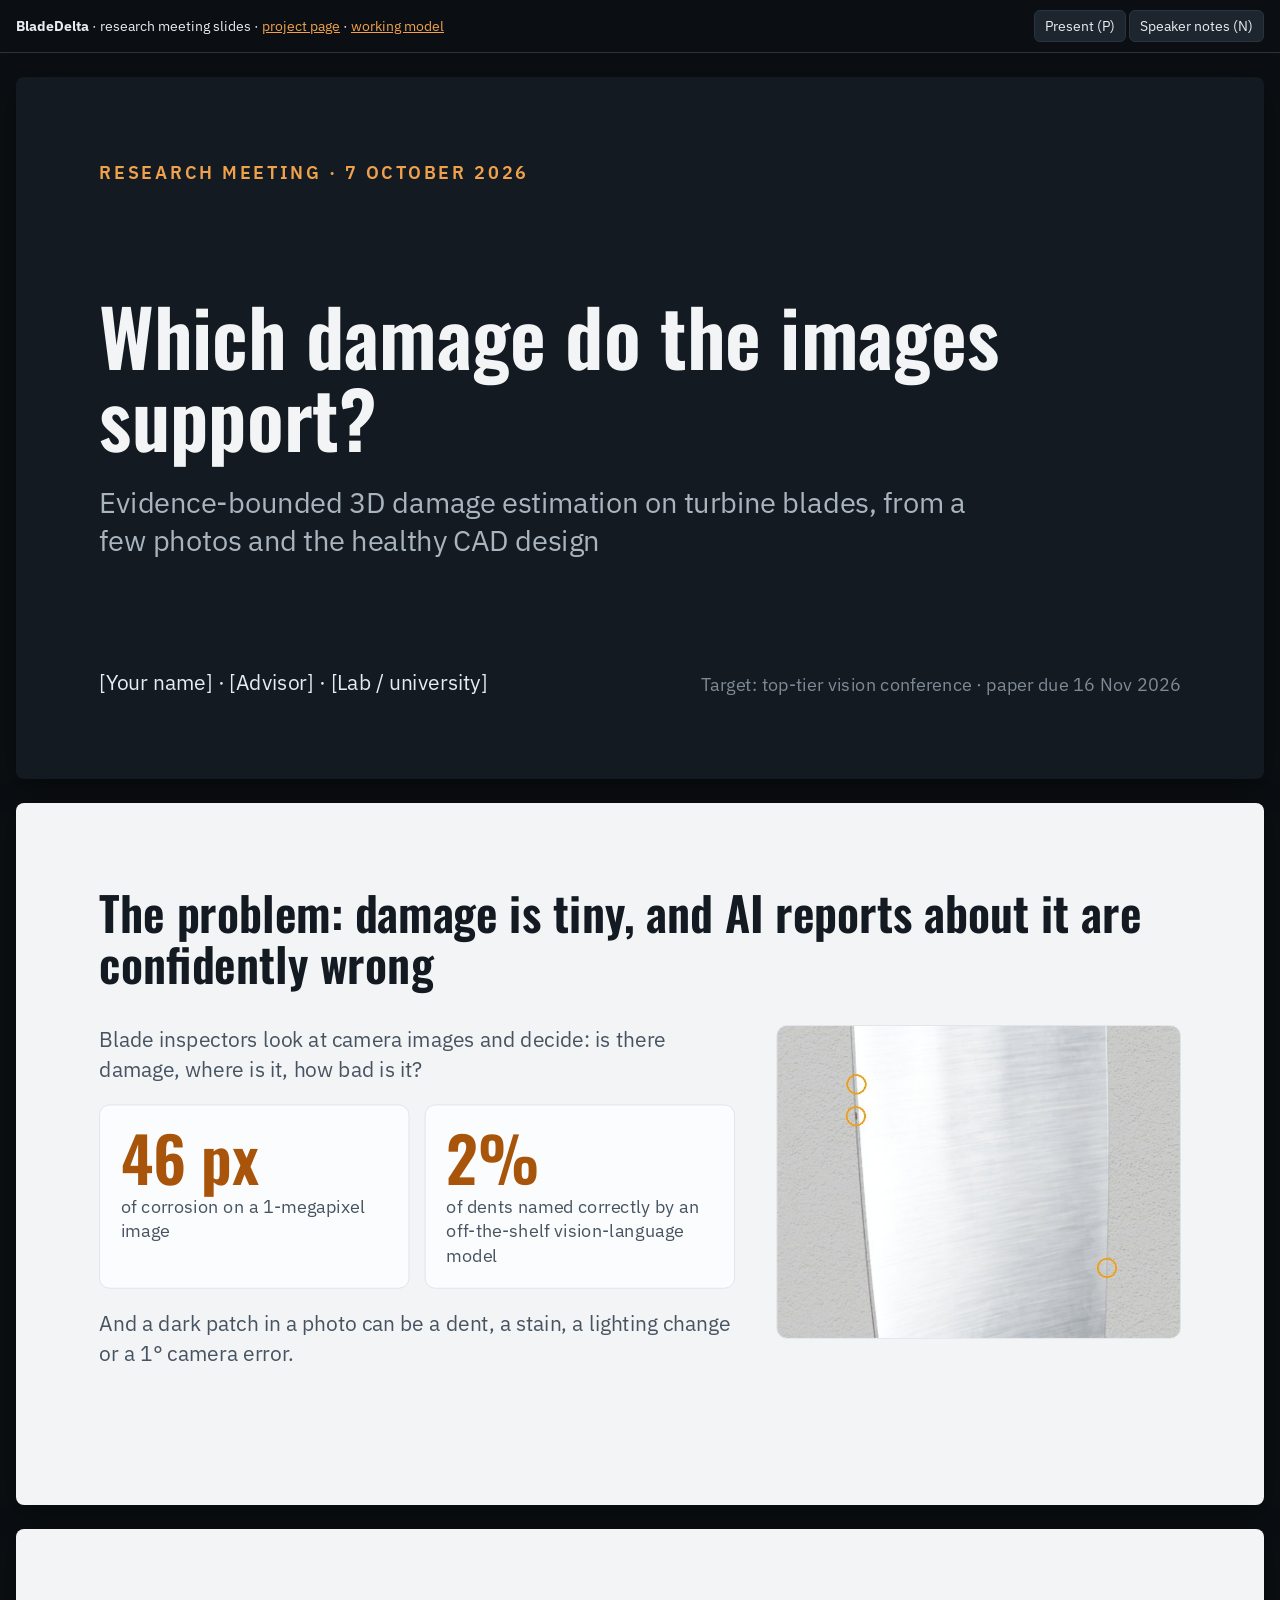
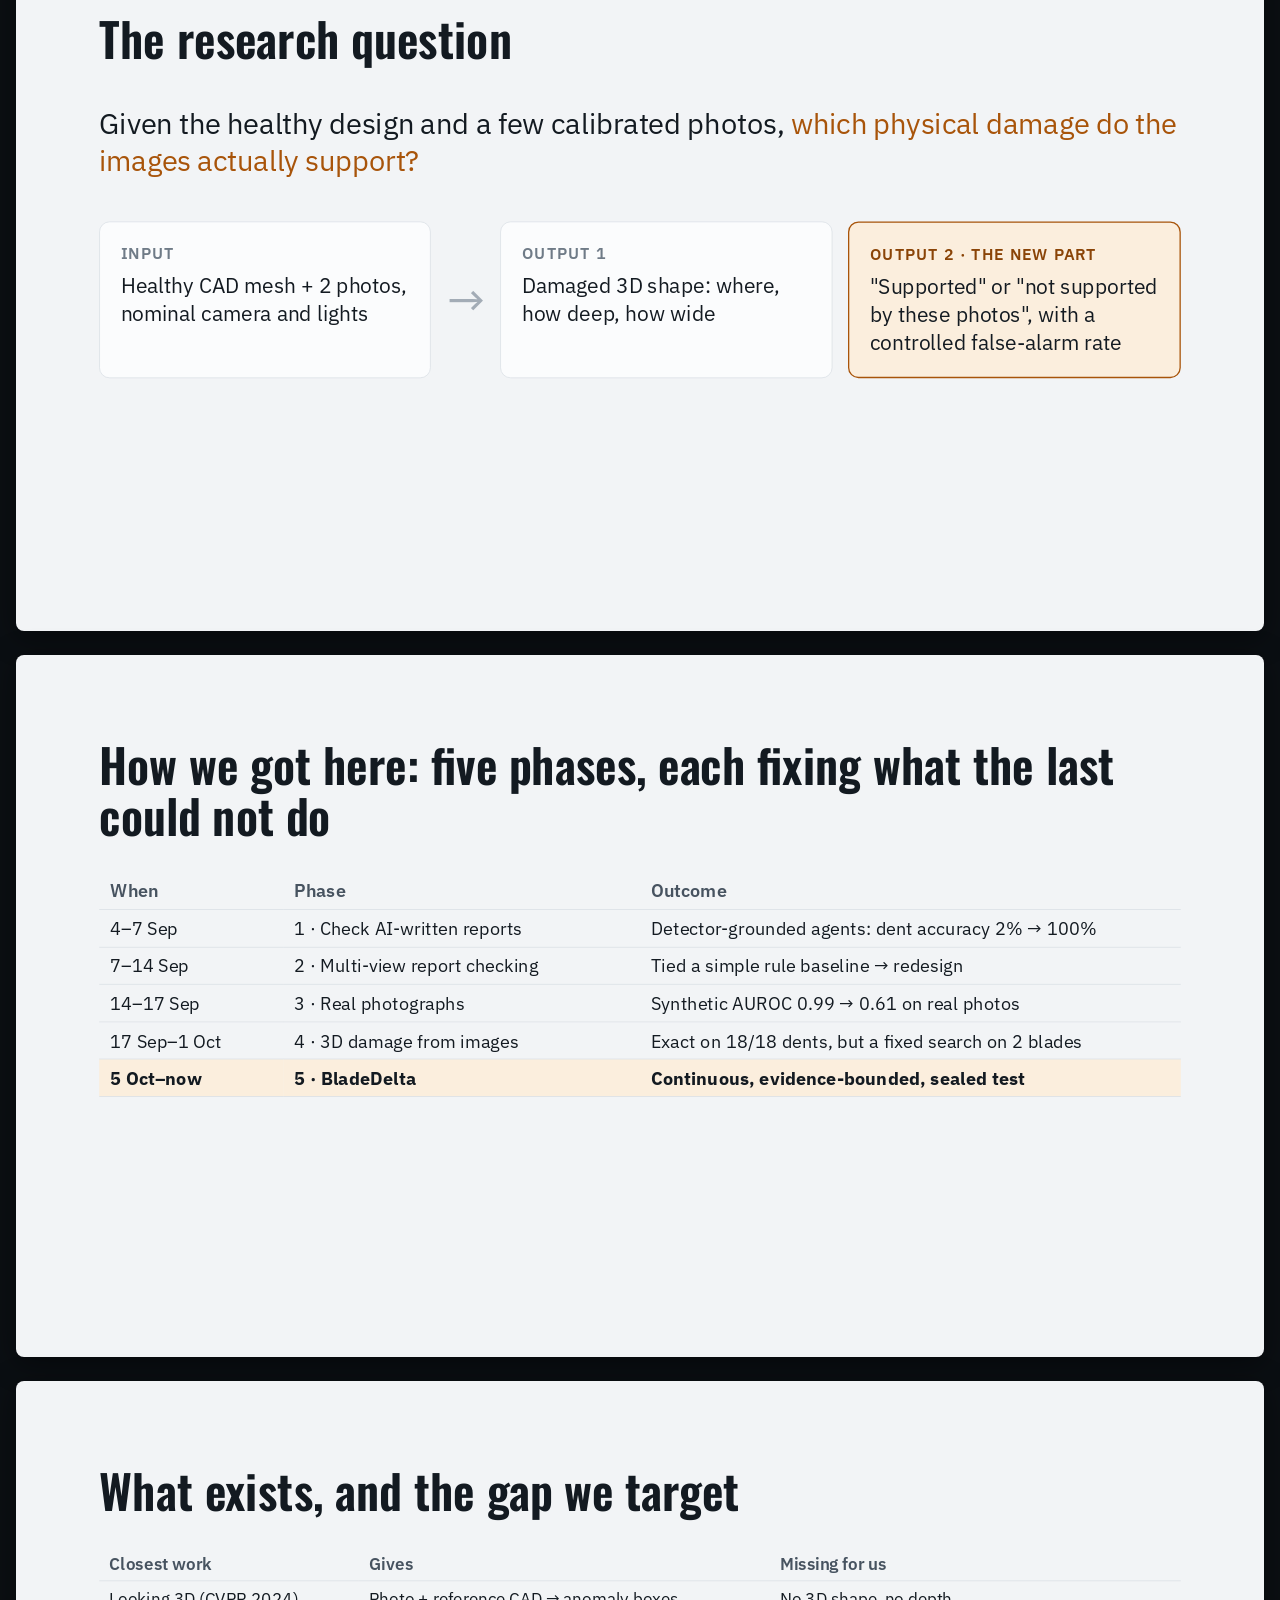
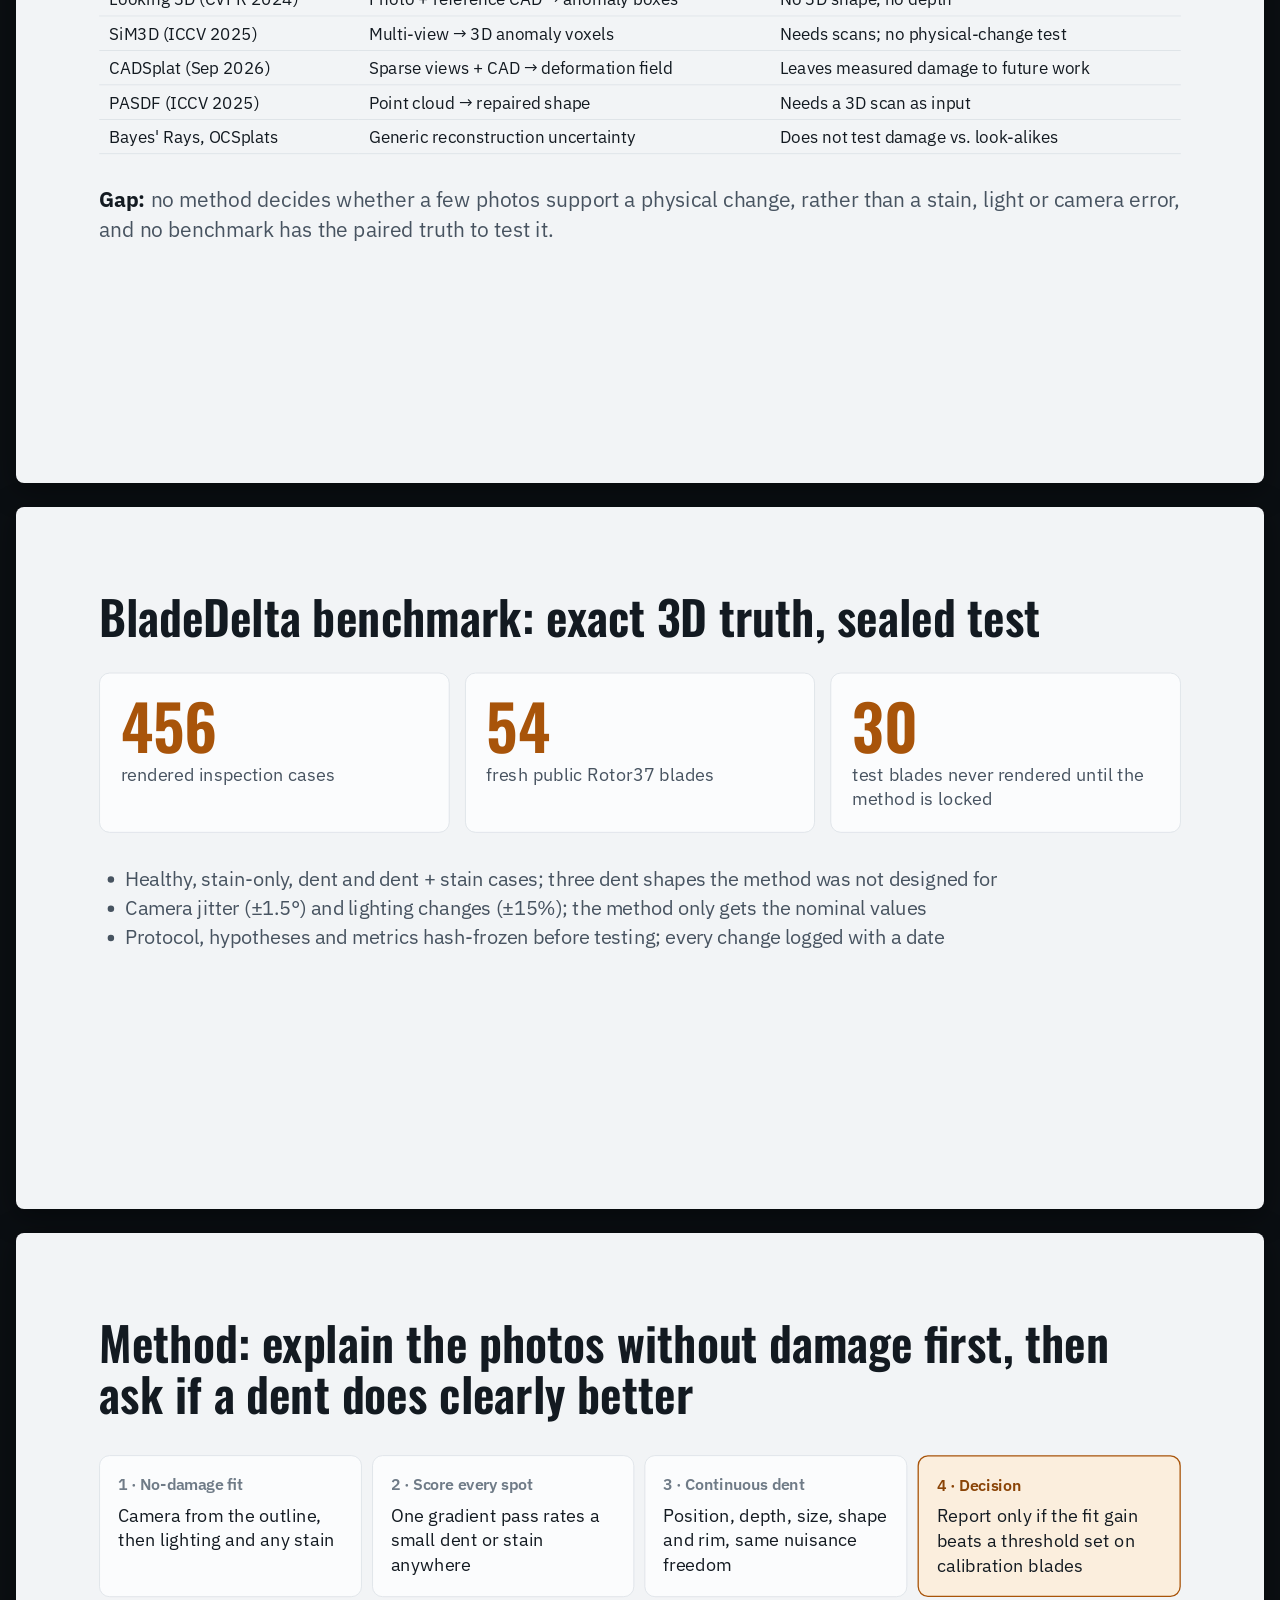
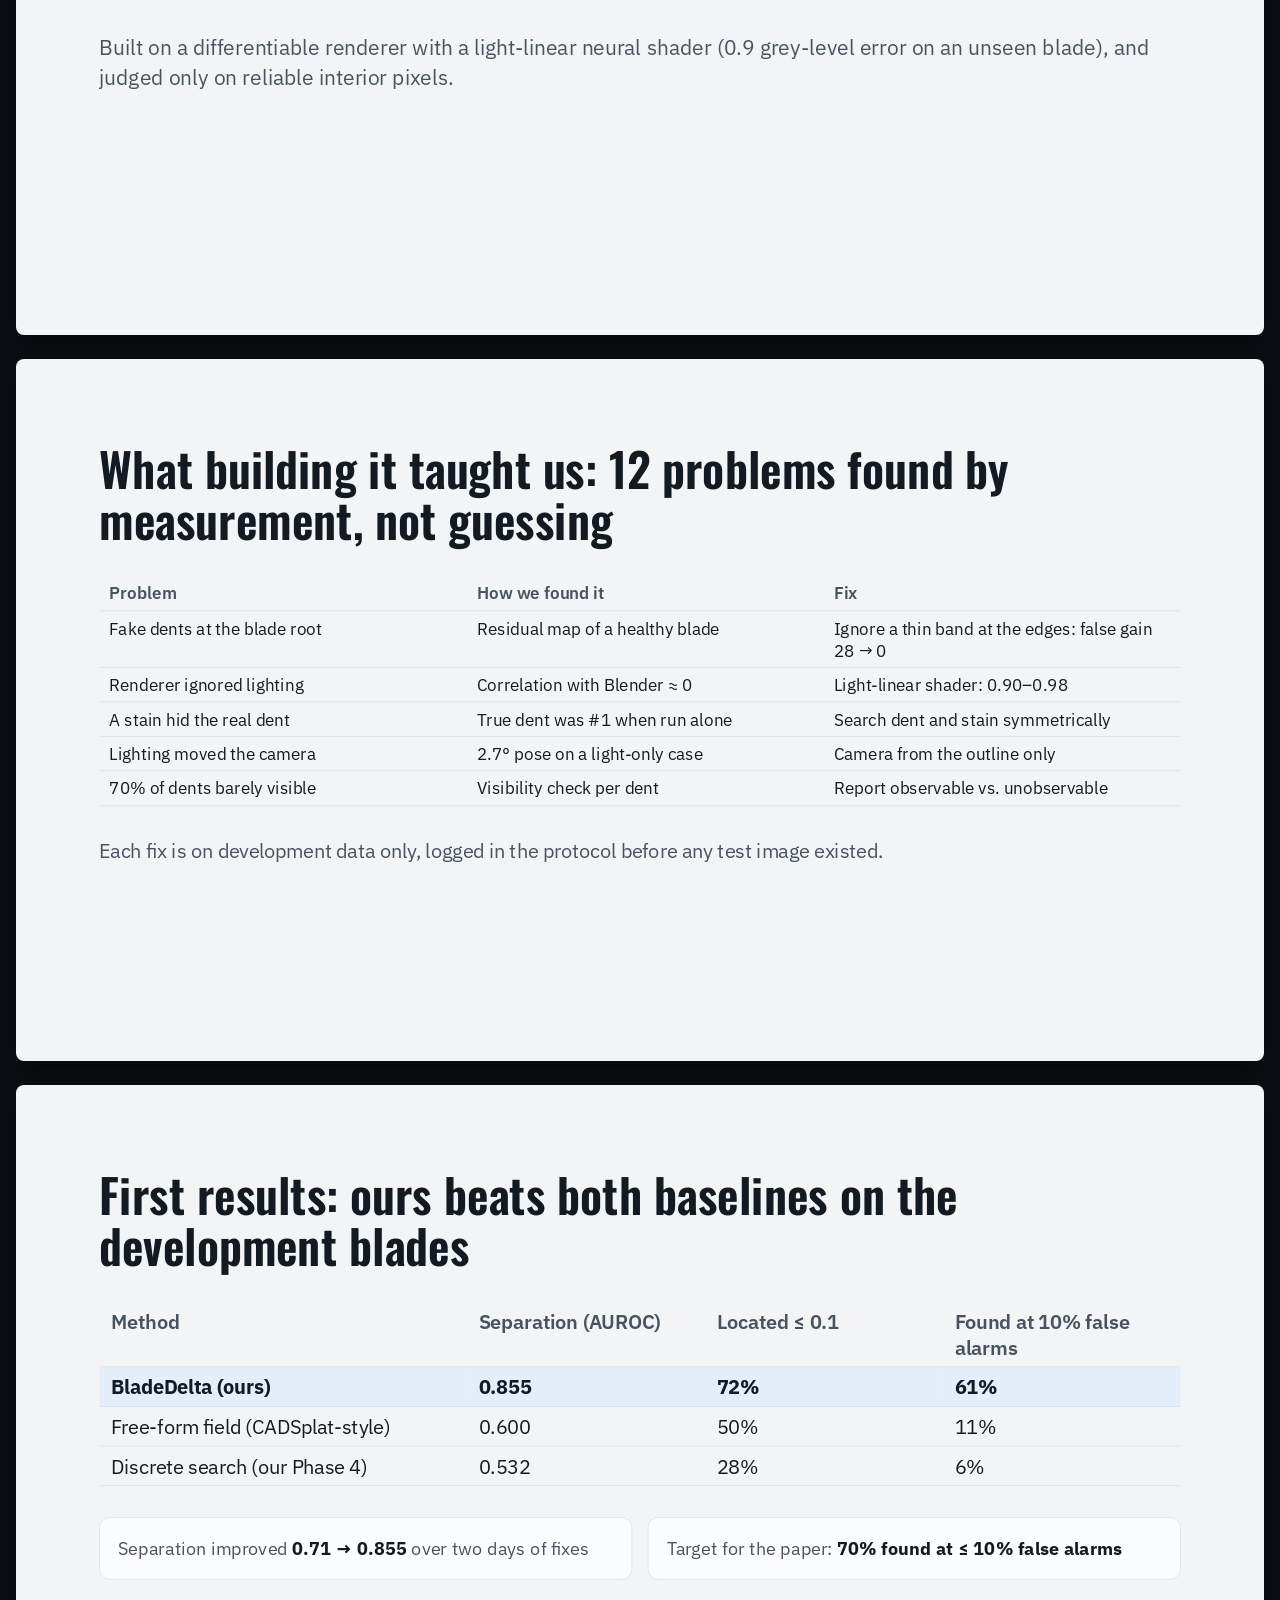
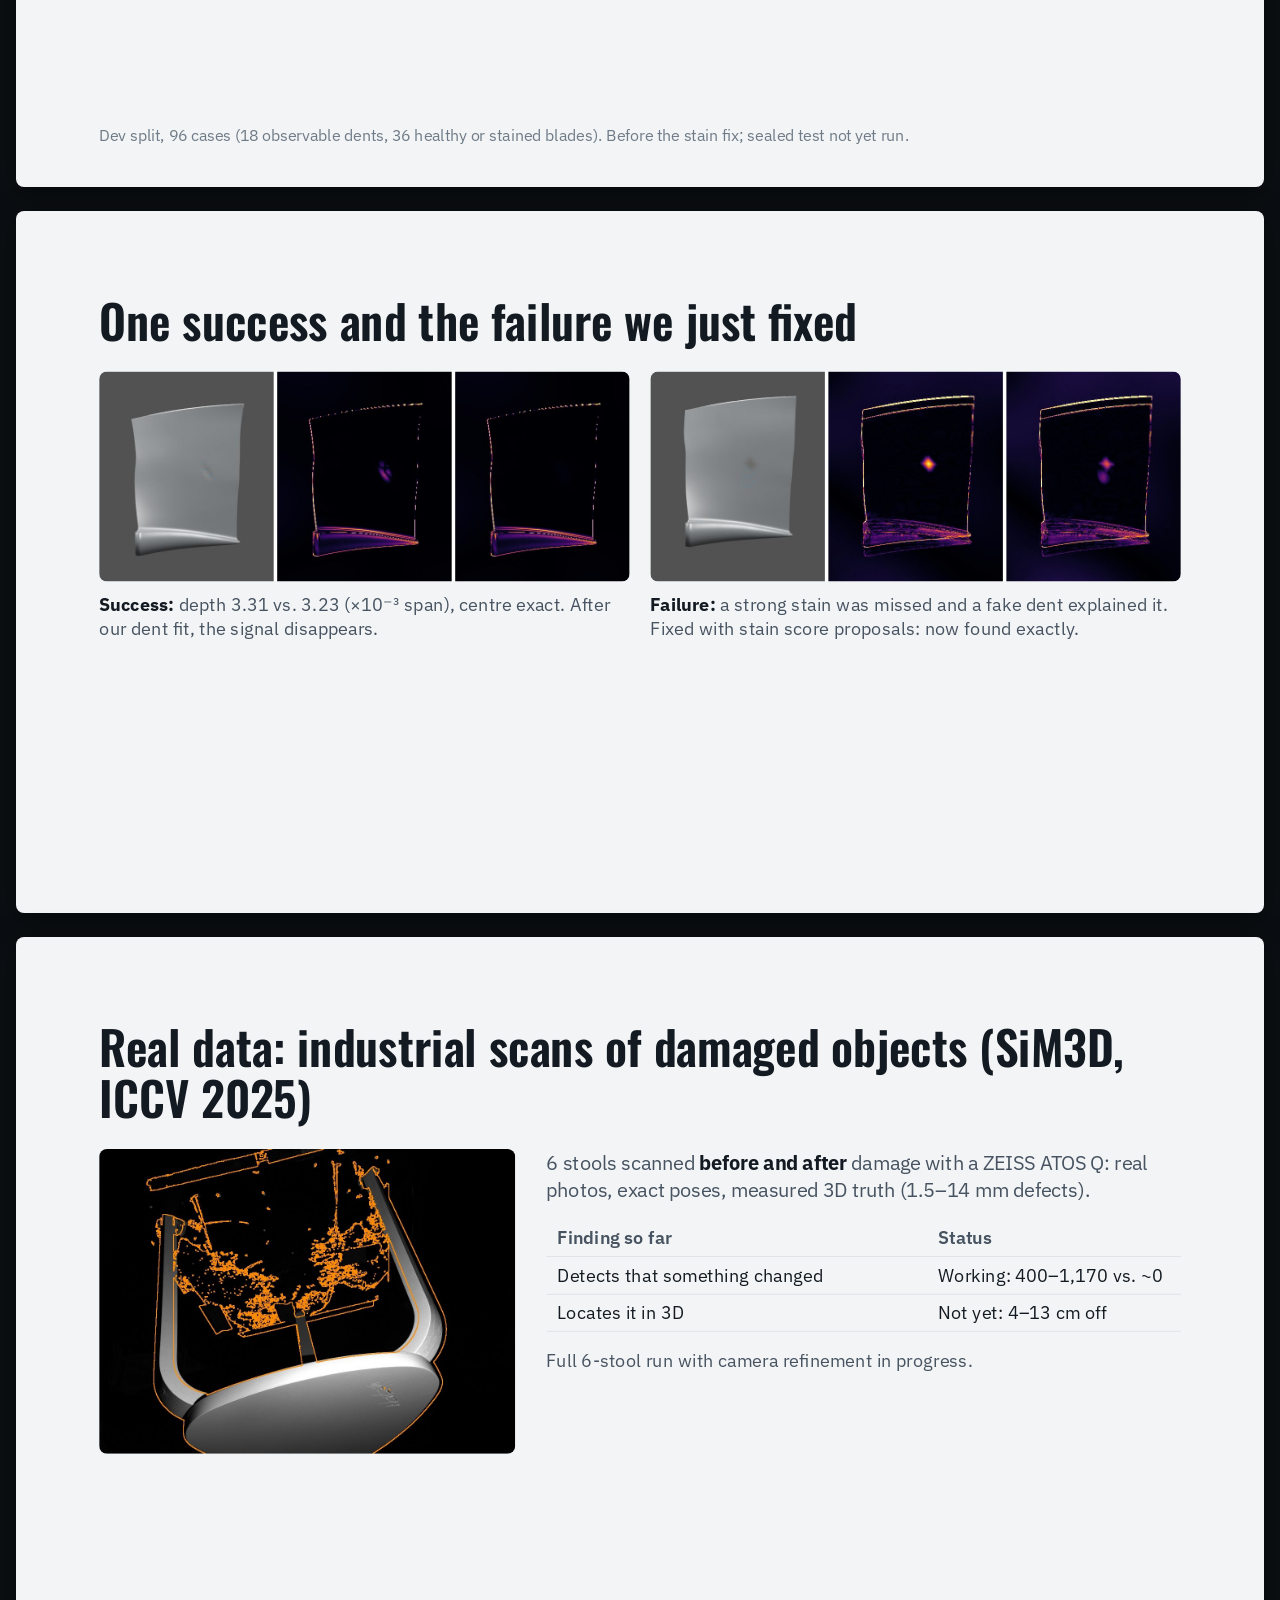
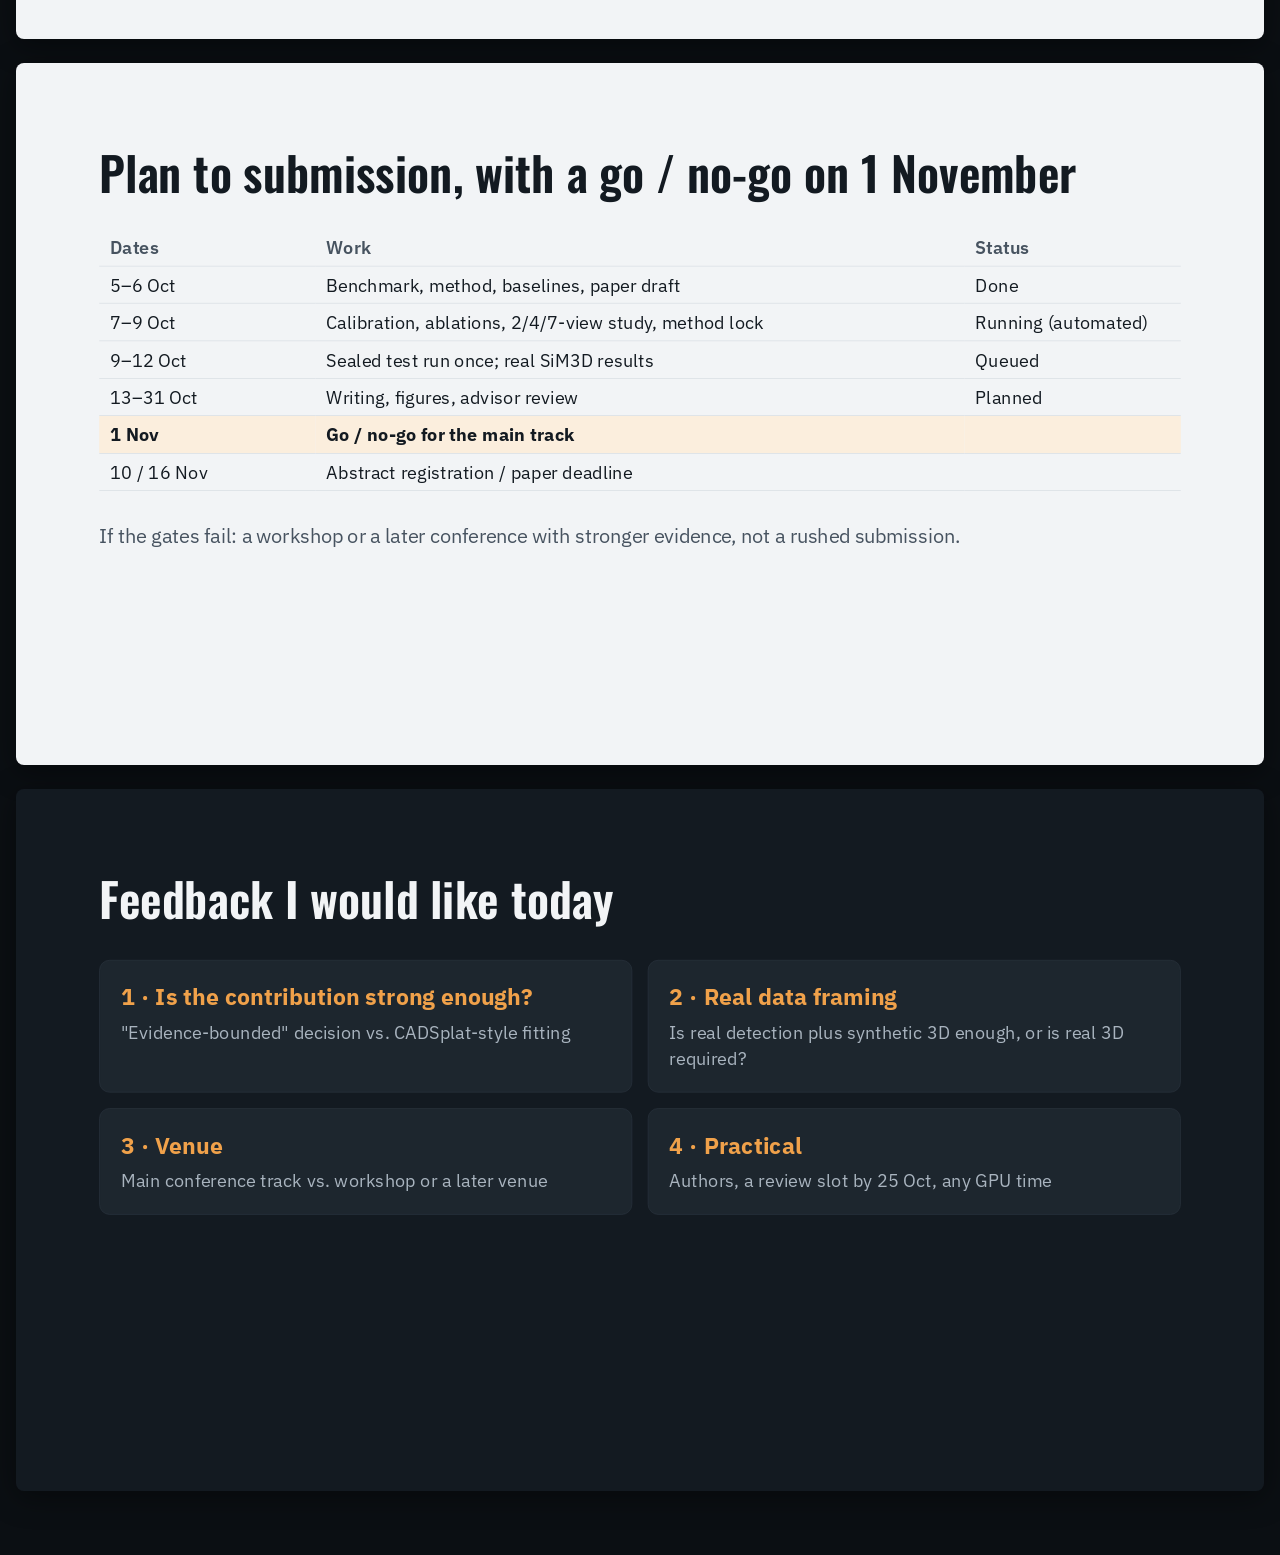
<file: slides.html>
<!doctype html>
<html lang="en"><head><meta charset="utf-8"><meta name="viewport" content="width=device-width, initial-scale=1">
<title>BladeDelta · Meeting Slides</title>
<link rel="stylesheet" href="https://fonts.googleapis.com/css2?family=Oswald:wght@500;600;700&family=IBM+Plex+Sans:ital,wght@0,400;0,600;0,700;1,400&display=swap">
<style>
  html,body{margin:0;background:#0b0f13;color:#e7ecf1;font-family:'IBM Plex Sans',Arial,sans-serif}
  .bar{position:sticky;top:0;z-index:9;display:flex;gap:16px;align-items:center;justify-content:space-between;padding:10px 16px;background:#0b0f13;border-bottom:1px solid #2a343e;font-size:14px}
  .bar a{color:#f0a14a} .bar button{background:#1d262e;color:#e7ecf1;border:1px solid #2a343e;border-radius:6px;padding:6px 10px;cursor:pointer;font:inherit}
  .deck{display:grid;gap:24px;padding:24px 16px 64px;justify-items:center}
  .frame{width:min(100%,1280px);aspect-ratio:16/9;position:relative;overflow:hidden;border-radius:8px;box-shadow:0 6px 30px rgba(0,0,0,.4)}
  .slide{position:absolute;left:0;top:0;width:1920px;height:1080px;box-sizing:border-box;transform-origin:0 0}
  .slide h1,.slide h2,.slide h3,.slide p,.slide ul,.slide table{margin:0}
  .slide table{border-collapse:collapse} .slide th,.slide td{text-align:left;padding:.35em .6em;border-bottom:1px solid #D6DCE2;vertical-align:top}
  .slide th{font-weight:600;color:#475360}
  .notes{display:none} body.shownotes .notes{display:block;position:absolute;left:0;right:0;bottom:0;background:rgba(11,15,19,.92);color:#e7ecf1;font-size:26px;line-height:1.4;padding:24px 128px}
  body.present .bar{display:none} body.present .deck{padding:0;gap:0;height:100vh;overflow-y:auto;scroll-snap-type:y mandatory}
  body.present .frame{width:min(100vw,177.78vh);border-radius:0;box-shadow:none;scroll-snap-align:center;margin:auto}
  body.present .deck>.frame{height:auto}
</style></head><body>
<div class="bar"><span><b>BladeDelta</b> · research meeting slides · <a href="index.html">project page</a> · <a href="demo.html">working model</a></span>
<span><button id="present">Present (P)</button> <button id="notes">Speaker notes (N)</button></span></div>
<main class="deck">
<div class="frame"><section class="slide" id="cover" data-transition="fade" style="background:#131A21;color:#E7ECF1;font-family:'IBM Plex Sans', Arial, sans-serif;padding:128px;display:flex;flex-direction:column;justify-content:space-between">
<p style="font-size:28px;color:#F0A14A;letter-spacing:4px;text-transform:uppercase;font-weight:600">Research meeting · 7 October 2026</p>
<div style="display:flex;flex-direction:column;gap:40px">
<h1 style="font-family:'Oswald', Arial, sans-serif;font-size:120px;font-weight:600;line-height:1.05;color:#F2F4F6">Which damage do the images support?</h1>
<p style="font-size:44px;line-height:1.3;color:#A9B4BF;max-width:1400px">Evidence-bounded 3D damage estimation on turbine blades, from a few photos and the healthy CAD design</p>
</div>
<div style="display:flex;justify-content:space-between;align-items:end">
<p style="font-size:32px;color:#E7ECF1">[Your name] · [Advisor] · [Lab / university]</p>
<p style="font-size:28px;color:#7F8A96">Target: top-tier vision conference · paper due 16 Nov 2026</p>
</div>
<aside class="notes">Opening: one sentence. We want a computer to look at a few inspection photos of a jet-engine blade, compare them with the blade's design, and say "there is a dent here, this deep", or honestly say "these photos cannot tell". Today: the idea, what I built in the last month, the first results, and the plan to submission.</aside>
</section>
</div><div class="frame"><section class="slide" id="problem" data-transition="fade" style="background:#F2F4F6;color:#131A21;font-family:'IBM Plex Sans', Arial, sans-serif;padding:128px;display:flex;flex-direction:column;gap:56px">
<h2 style="font-family:'Oswald', Arial, sans-serif;font-size:72px;font-weight:600;line-height:1.1">The problem: damage is tiny, and AI reports about it are confidently wrong</h2>
<div style="display:flex;gap:64px;align-items:start">
<div style="flex:1;display:flex;flex-direction:column;gap:32px">
<p style="font-size:32px;line-height:1.4;color:#475360">Blade inspectors look at camera images and decide: is there damage, where is it, how bad is it?</p>
<div style="display:flex;gap:24px">
<div style="flex:1;background:#FBFCFD;border:1px solid #D6DCE2;border-radius:16px;padding:32px;display:flex;flex-direction:column;gap:8px">
<p style="font-family:'Oswald', Arial, sans-serif;font-size:96px;font-weight:600;color:#A8540A;line-height:1">46 px</p>
<p style="font-size:28px;color:#475360;line-height:1.35">of corrosion on a 1-megapixel image</p>
</div>
<div style="flex:1;background:#FBFCFD;border:1px solid #D6DCE2;border-radius:16px;padding:32px;display:flex;flex-direction:column;gap:8px">
<p style="font-family:'Oswald', Arial, sans-serif;font-size:96px;font-weight:600;color:#A8540A;line-height:1">2%</p>
<p style="font-size:28px;color:#475360;line-height:1.35">of dents named correctly by an off-the-shelf vision-language model</p>
</div>
</div>
<p style="font-size:32px;line-height:1.4;color:#475360">And a dark patch in a photo can be a dent, a stain, a lighting change or a 1° camera error.</p>
</div>
<img src="img/example_corrosion.jpg" alt="Silver blade close-up with three tiny amber circles around barely visible corrosion spots" style="width:620px;height:480px;object-fit:cover;border-radius:16px;border:1px solid #D6DCE2">
</div>
<aside class="notes">Right: real BladeSynth image, 46 pixels of corrosion. The VLM said "Defect: None, PASS". Our Phase 1 checker fixed reports using a detector (Dent 2% to 100%, Nick 5% to 99%), but it can only say "a dent somewhere in the photo", not where on the part or how deep.</aside>
</section>
</div><div class="frame"><section class="slide" id="question" data-transition="fade" style="background:#F2F4F6;color:#131A21;font-family:'IBM Plex Sans', Arial, sans-serif;padding:128px;display:flex;flex-direction:column;gap:64px">
<h2 style="font-family:'Oswald', Arial, sans-serif;font-size:72px;font-weight:600;line-height:1.1">The research question</h2>
<p style="font-size:44px;line-height:1.3;color:#131A21">Given the healthy design and a few calibrated photos, <span style="color:#A8540A">which physical damage do the images actually support?</span></p>
<div style="display:flex;gap:24px;align-items:stretch">
<div style="flex:1;background:#FBFCFD;border:1px solid #D6DCE2;border-radius:16px;padding:32px;display:flex;flex-direction:column;gap:12px">
<p style="font-size:24px;letter-spacing:2px;text-transform:uppercase;color:#6F7B87;font-weight:600">Input</p>
<p style="font-size:32px;line-height:1.35">Healthy CAD mesh + 2 photos, nominal camera and lights</p>
</div>
<div style="font-size:72px;color:#A3ACB6;align-self:center">→</div>
<div style="flex:1;background:#FBFCFD;border:1px solid #D6DCE2;border-radius:16px;padding:32px;display:flex;flex-direction:column;gap:12px">
<p style="font-size:24px;letter-spacing:2px;text-transform:uppercase;color:#6F7B87;font-weight:600">Output 1</p>
<p style="font-size:32px;line-height:1.35">Damaged 3D shape: where, how deep, how wide</p>
</div>
<div style="flex:1;background:#FBEEDD;border:2px solid #A8540A;border-radius:16px;padding:32px;display:flex;flex-direction:column;gap:12px">
<p style="font-size:24px;letter-spacing:2px;text-transform:uppercase;color:#8A4407;font-weight:600">Output 2 · the new part</p>
<p style="font-size:32px;line-height:1.35">"Supported" or "not supported by these photos", with a controlled false-alarm rate</p>
</div>
</div>
<aside class="notes">The key word is "supported". Existing methods give anomaly heatmaps, boxes or voxels, or need a 3D scanner. None says whether the views are enough to distinguish a real dent from a stain, a light change or a slightly wrong camera. That decision, with a calibrated false-alarm rate, is our contribution.</aside>
</section>
</div><div class="frame"><section class="slide" id="journey" data-transition="fade" style="background:#F2F4F6;color:#131A21;font-family:'IBM Plex Sans', Arial, sans-serif;padding:128px;display:flex;flex-direction:column;gap:48px">
<h2 style="font-family:'Oswald', Arial, sans-serif;font-size:72px;font-weight:600;line-height:1.1">How we got here: five phases, each fixing what the last could not do</h2>
<table style="font-size:28px;color:#131A21;width:1664px">
<tr><th style="width:17%">When</th><th style="width:33%">Phase</th><th style="width:50%">Outcome</th></tr>
<tr><td>4–7 Sep</td><td>1 · Check AI-written reports</td><td>Detector-grounded agents: dent accuracy 2% → 100%</td></tr>
<tr><td>7–14 Sep</td><td>2 · Multi-view report checking</td><td>Tied a simple rule baseline → redesign</td></tr>
<tr><td>14–17 Sep</td><td>3 · Real photographs</td><td>Synthetic AUROC 0.99 → 0.61 on real photos</td></tr>
<tr><td>17 Sep–1 Oct</td><td>4 · 3D damage from images</td><td>Exact on 18/18 dents, but a fixed search on 2 blades</td></tr>
<tr style="background:#FBEEDD"><td><b>5 Oct–now</b></td><td><b>5 · BladeDelta</b></td><td><b>Continuous, evidence-bounded, sealed test</b></td></tr>
</table>
<aside class="notes">Each phase was stopped for a recorded reason, not abandoned. Phase 4 showed that recovering 3D damage from images is possible, but only inside a fixed family of dent shapes on two blades we had already looked at. Phase 5 is the version a strong reviewer would accept: continuous estimation, unseen blades, harder capture changes, and an honest "not supported" answer.</aside>
</section>
</div><div class="frame"><section class="slide" id="gap" data-transition="fade" style="background:#F2F4F6;color:#131A21;font-family:'IBM Plex Sans', Arial, sans-serif;padding:128px;display:flex;flex-direction:column;gap:48px">
<h2 style="font-family:'Oswald', Arial, sans-serif;font-size:72px;font-weight:600;line-height:1.1">What exists, and the gap we target</h2>
<table style="font-size:26px;color:#131A21;width:1664px">
<tr><th style="width:24%">Closest work</th><th style="width:38%">Gives</th><th style="width:38%">Missing for us</th></tr>
<tr><td>Looking 3D (CVPR 2024)</td><td>Photo + reference CAD → anomaly boxes</td><td>No 3D shape, no depth</td></tr>
<tr><td>SiM3D (ICCV 2025)</td><td>Multi-view → 3D anomaly voxels</td><td>Needs scans; no physical-change test</td></tr>
<tr><td>CADSplat (Sep 2026)</td><td>Sparse views + CAD → deformation field</td><td>Leaves measured damage to future work</td></tr>
<tr><td>PASDF (ICCV 2025)</td><td>Point cloud → repaired shape</td><td>Needs a 3D scan as input</td></tr>
<tr><td>Bayes' Rays, OCSplats</td><td>Generic reconstruction uncertainty</td><td>Does not test damage vs. look-alikes</td></tr>
</table>
<p style="font-size:32px;line-height:1.4;color:#475360"><b style="color:#131A21">Gap:</b> no method decides whether a few photos support a physical change, rather than a stain, light or camera error, and no benchmark has the paired truth to test it.</p>
<aside class="notes">Survey of 19 works, references verified from arXiv and Crossref. CADSplat is the closest and explicitly leaves measurement-quality deformed surfaces as future work; we position directly against that. Six survey entries still need their primary sources checked before submission.</aside>
</section>
</div><div class="frame"><section class="slide" id="benchmark" data-transition="fade" style="background:#F2F4F6;color:#131A21;font-family:'IBM Plex Sans', Arial, sans-serif;padding:128px;display:flex;flex-direction:column;gap:48px">
<h2 style="font-family:'Oswald', Arial, sans-serif;font-size:72px;font-weight:600;line-height:1.1">BladeDelta benchmark: exact 3D truth, sealed test</h2>
<div style="display:flex;gap:24px">
<div style="flex:1;background:#FBFCFD;border:1px solid #D6DCE2;border-radius:16px;padding:32px;display:flex;flex-direction:column;gap:8px">
<p style="font-family:'Oswald', Arial, sans-serif;font-size:96px;font-weight:600;color:#A8540A;line-height:1">456</p>
<p style="font-size:28px;color:#475360;line-height:1.35">rendered inspection cases</p>
</div>
<div style="flex:1;background:#FBFCFD;border:1px solid #D6DCE2;border-radius:16px;padding:32px;display:flex;flex-direction:column;gap:8px">
<p style="font-family:'Oswald', Arial, sans-serif;font-size:96px;font-weight:600;color:#A8540A;line-height:1">54</p>
<p style="font-size:28px;color:#475360;line-height:1.35">fresh public Rotor37 blades</p>
</div>
<div style="flex:1;background:#FBFCFD;border:1px solid #D6DCE2;border-radius:16px;padding:32px;display:flex;flex-direction:column;gap:8px">
<p style="font-family:'Oswald', Arial, sans-serif;font-size:96px;font-weight:600;color:#A8540A;line-height:1">30</p>
<p style="font-size:28px;color:#475360;line-height:1.35">test blades never rendered until the method is locked</p>
</div>
</div>
<ul style="font-size:30px;line-height:1.5;color:#475360">
<li>Healthy, stain-only, dent and dent + stain cases; three dent shapes the method was not designed for</li>
<li>Camera jitter (±1.5°) and lighting changes (±15%); the method only gets the nominal values</li>
<li>Protocol, hypotheses and metrics hash-frozen before testing; every change logged with a date</li>
</ul>
<aside class="notes">Dev 96 cases on blades 13–24, calib 120 on blades 25–36 (used only to set the threshold), test 240 on blades 36–66. Blades 0–12 were seen in earlier work and are used only to train the renderer. Depths 0.04–0.45 mm on a 74 mm blade.</aside>
</section>
</div><div class="frame"><section class="slide" id="method" data-transition="fade" style="background:#F2F4F6;color:#131A21;font-family:'IBM Plex Sans', Arial, sans-serif;padding:128px;display:flex;flex-direction:column;gap:56px">
<h2 style="font-family:'Oswald', Arial, sans-serif;font-size:72px;font-weight:600;line-height:1.1">Method: explain the photos without damage first, then ask if a dent does clearly better</h2>
<div style="display:flex;gap:16px;align-items:stretch">
<div style="flex:1;background:#FBFCFD;border:1px solid #D6DCE2;border-radius:16px;padding:28px;display:flex;flex-direction:column;gap:12px">
<p style="font-size:24px;color:#6F7B87;font-weight:600">1 · No-damage fit</p>
<p style="font-size:28px;line-height:1.35">Camera from the outline, then lighting and any stain</p>
</div>
<div style="flex:1;background:#FBFCFD;border:1px solid #D6DCE2;border-radius:16px;padding:28px;display:flex;flex-direction:column;gap:12px">
<p style="font-size:24px;color:#6F7B87;font-weight:600">2 · Score every spot</p>
<p style="font-size:28px;line-height:1.35">One gradient pass rates a small dent or stain anywhere</p>
</div>
<div style="flex:1;background:#FBFCFD;border:1px solid #D6DCE2;border-radius:16px;padding:28px;display:flex;flex-direction:column;gap:12px">
<p style="font-size:24px;color:#6F7B87;font-weight:600">3 · Continuous dent</p>
<p style="font-size:28px;line-height:1.35">Position, depth, size, shape and rim, same nuisance freedom</p>
</div>
<div style="flex:1;background:#FBEEDD;border:2px solid #A8540A;border-radius:16px;padding:28px;display:flex;flex-direction:column;gap:12px">
<p style="font-size:24px;color:#8A4407;font-weight:600">4 · Decision</p>
<p style="font-size:28px;line-height:1.35">Report only if the fit gain beats a threshold set on calibration blades</p>
</div>
</div>
<p style="font-size:32px;line-height:1.4;color:#475360">Built on a differentiable renderer with a light-linear neural shader (0.9 grey-level error on an unseen blade), and judged only on reliable interior pixels.</p>
<aside class="notes">Fit gain = loss without dent minus loss with dent; the dent model contains "no dent", so the gain is never negative. The threshold is a split-conformal quantile on healthy and stain-only calibration blades, which bounds the false-change rate. Step 2 is a Rao score test: one backward pass gives the evidence for a small dent at every surface location and radius.</aside>
</section>
</div><div class="frame"><section class="slide" id="lessons" data-transition="fade" style="background:#F2F4F6;color:#131A21;font-family:'IBM Plex Sans', Arial, sans-serif;padding:128px;display:flex;flex-direction:column;gap:48px">
<h2 style="font-family:'Oswald', Arial, sans-serif;font-size:72px;font-weight:600;line-height:1.1">What building it taught us: 12 problems found by measurement, not guessing</h2>
<table style="font-size:26px;color:#131A21;width:1664px">
<tr><th style="width:34%">Problem</th><th style="width:33%">How we found it</th><th style="width:33%">Fix</th></tr>
<tr><td>Fake dents at the blade root</td><td>Residual map of a healthy blade</td><td>Ignore a thin band at the edges: false gain 28 → 0</td></tr>
<tr><td>Renderer ignored lighting</td><td>Correlation with Blender ≈ 0</td><td>Light-linear shader: 0.90–0.98</td></tr>
<tr><td>A stain hid the real dent</td><td>True dent was #1 when run alone</td><td>Search dent and stain symmetrically</td></tr>
<tr><td>Lighting moved the camera</td><td>2.7° pose on a light-only case</td><td>Camera from the outline only</td></tr>
<tr><td>70% of dents barely visible</td><td>Visibility check per dent</td><td>Report observable vs. unobservable</td></tr>
</table>
<p style="font-size:30px;line-height:1.4;color:#475360">Each fix is on development data only, logged in the protocol before any test image existed.</p>
<aside class="notes">Top 5 of 12. The others: a pose step size bug, wrong gradients from flat shading, pose stuck in a wrong basin, a silent NaN, baselines on different pixels, and stain proposals. All in PROGRESS.md with dates.</aside>
</section>
</div><div class="frame"><section class="slide" id="results" data-transition="fade" style="background:#F2F4F6;color:#131A21;font-family:'IBM Plex Sans', Arial, sans-serif;padding:128px 128px 160px;display:flex;flex-direction:column;gap:48px">
<h2 style="font-family:'Oswald', Arial, sans-serif;font-size:72px;font-weight:600;line-height:1.1">First results: ours beats both baselines on the development blades</h2>
<table style="font-size:30px;color:#131A21;width:1664px">
<tr><th style="width:34%">Method</th><th style="width:22%">Separation (AUROC)</th><th style="width:22%">Located ≤ 0.1</th><th style="width:22%">Found at 10% false alarms</th></tr>
<tr style="background:#E4EEFA"><td><b>BladeDelta (ours)</b></td><td><b>0.855</b></td><td><b>72%</b></td><td><b>61%</b></td></tr>
<tr><td>Free-form field (CADSplat-style)</td><td>0.600</td><td>50%</td><td>11%</td></tr>
<tr><td>Discrete search (our Phase 4)</td><td>0.532</td><td>28%</td><td>6%</td></tr>
</table>
<div style="display:flex;gap:24px">
<div style="flex:1;background:#FBFCFD;border:1px solid #D6DCE2;border-radius:16px;padding:28px">
<p style="font-size:28px;line-height:1.35;color:#475360">Separation improved <b style="color:#131A21">0.71 → 0.855</b> over two days of fixes</p>
</div>
<div style="flex:1;background:#FBFCFD;border:1px solid #D6DCE2;border-radius:16px;padding:28px">
<p style="font-size:28px;line-height:1.35;color:#475360">Target for the paper: <b style="color:#131A21">70% found at ≤ 10% false alarms</b></p>
</div>
</div>
<p style="position:absolute;left:128px;bottom:64px;width:1664px;font-size:24px;color:#6F7B87">Dev split, 96 cases (18 observable dents, 36 healthy or stained blades). Before the stain fix; sealed test not yet run.</p>
<aside class="notes">All baselines use the same renderer, cameras and evidence pixels, so the gap is not from masking. The free-form field is the CADSplat-style per-vertex deformation. These are dev numbers used during development; the paper's numbers come from the sealed test, run once.</aside>
</section>
</div><div class="frame"><section class="slide" id="examples" data-transition="fade" style="background:#F2F4F6;color:#131A21;font-family:'IBM Plex Sans', Arial, sans-serif;padding:128px;display:flex;flex-direction:column;gap:40px">
<h2 style="font-family:'Oswald', Arial, sans-serif;font-size:72px;font-weight:600;line-height:1.1">One success and the failure we just fixed</h2>
<div style="display:flex;gap:32px">
<div style="flex:1;display:flex;flex-direction:column;gap:16px">
<img src="img/dev_0013_4.jpg" alt="Blade photo with a dent, the residual showing the dent, and the residual after our fit with the dent gone" style="width:816px;height:323px;object-fit:contain;background:#FBFCFD;border-radius:12px">
<p style="font-size:28px;line-height:1.35;color:#475360"><b style="color:#131A21">Success:</b> depth 3.31 vs. 3.23 (×10⁻³ span), centre exact. After our dent fit, the signal disappears.</p>
</div>
<div style="flex:1;display:flex;flex-direction:column;gap:16px">
<img src="img/dev_0014_1.jpg" alt="Blade with a rust-coloured stain that a fake dent explained" style="width:816px;height:323px;object-fit:contain;background:#FBFCFD;border-radius:12px">
<p style="font-size:28px;line-height:1.35;color:#475360"><b style="color:#131A21">Failure:</b> a strong stain was missed and a fake dent explained it. Fixed with stain score proposals: now found exactly.</p>
</div>
</div>
<aside class="notes">Left to right in each image: observed photo with the true dent in orange and our estimate in blue, the residual the no-damage explanation cannot account for, and the residual after our dent fit.</aside>
</section>
</div><div class="frame"><section class="slide" id="real" data-transition="fade" style="background:#F2F4F6;color:#131A21;font-family:'IBM Plex Sans', Arial, sans-serif;padding:128px;display:flex;flex-direction:column;gap:40px">
<h2 style="font-family:'Oswald', Arial, sans-serif;font-size:72px;font-weight:600;line-height:1.1">Real data: industrial scans of damaged objects (SiM3D, ICCV 2025)</h2>
<div style="display:flex;gap:48px;align-items:start">
<img src="img/sim3d_stool.jpg" alt="Real scanner photo of an upside-down wooden stool with scratches on the seat; the 3D scan outline in orange matches it" style="width:640px;height:469px;object-fit:cover;border-radius:12px">
<div style="flex:1;display:flex;flex-direction:column;gap:24px">
<p style="font-size:30px;line-height:1.4;color:#475360">6 stools scanned <b style="color:#131A21">before and after</b> damage with a ZEISS ATOS Q: real photos, exact poses, measured 3D truth (1.5–14 mm defects).</p>
<table style="font-size:28px;color:#131A21">
<tr><th style="width:60%">Finding so far</th><th style="width:40%">Status</th></tr>
<tr><td>Detects that something changed</td><td>Working: 400–1,170 vs. ~0</td></tr>
<tr><td>Locates it in 3D</td><td>Not yet: 4–13 cm off</td></tr>
</table>
<p style="font-size:28px;line-height:1.4;color:#475360">Full 6-stool run with camera refinement in progress.</p>
</div>
</div>
<aside class="notes">No physical blade capture was available, so I found SiM3D. Key enabler: the scanner revisits the same 12 positions to within 1 mm, so the healthy photo from the same position is a near-perfect reference. Undamaged areas now score near zero, damaged areas 400 to 1,170. Localization on real wood texture is not solved yet; if it stays that way, the paper reports real detection and leaves real 3D localization as future work.</aside>
</section>
</div><div class="frame"><section class="slide" id="plan" data-transition="fade" style="background:#F2F4F6;color:#131A21;font-family:'IBM Plex Sans', Arial, sans-serif;padding:128px;display:flex;flex-direction:column;gap:48px">
<h2 style="font-family:'Oswald', Arial, sans-serif;font-size:72px;font-weight:600;line-height:1.1">Plan to submission, with a go / no-go on 1 November</h2>
<table style="font-size:28px;color:#131A21;width:1664px">
<tr><th style="width:20%">Dates</th><th style="width:60%">Work</th><th style="width:20%">Status</th></tr>
<tr><td>5–6 Oct</td><td>Benchmark, method, baselines, paper draft</td><td>Done</td></tr>
<tr><td>7–9 Oct</td><td>Calibration, ablations, 2/4/7-view study, method lock</td><td>Running (automated)</td></tr>
<tr><td>9–12 Oct</td><td>Sealed test run once; real SiM3D results</td><td>Queued</td></tr>
<tr><td>13–31 Oct</td><td>Writing, figures, advisor review</td><td>Planned</td></tr>
<tr style="background:#FBEEDD"><td><b>1 Nov</b></td><td><b>Go / no-go for the main track</b></td><td></td></tr>
<tr><td>10 / 16 Nov</td><td>Abstract registration / paper deadline</td><td></td></tr>
</table>
<p style="font-size:30px;line-height:1.4;color:#475360">If the gates fail: a workshop or a later conference with stronger evidence, not a rushed submission.</p>
<aside class="notes">Gates for the main track: beat strong baselines on the sealed test at a calibrated false-alarm rate; ablations show each part matters; and ideally some real-data evidence. The whole pipeline is automated and resumable, so it runs without supervision.</aside>
</section>
</div><div class="frame"><section class="slide" id="asks" data-transition="fade" style="background:#131A21;color:#E7ECF1;font-family:'IBM Plex Sans', Arial, sans-serif;padding:128px;display:flex;flex-direction:column;gap:56px">
<h2 style="font-family:'Oswald', Arial, sans-serif;font-size:72px;font-weight:600;line-height:1.1;color:#F2F4F6">Feedback I would like today</h2>
<div style="display:grid;grid-template-columns:1fr 1fr;gap:24px">
<div style="background:#1D262E;border:1px solid #2A343E;border-radius:16px;padding:32px;display:flex;flex-direction:column;gap:12px">
<h3 style="font-size:36px;color:#F0A14A">1 · Is the contribution strong enough?</h3>
<p style="font-size:28px;line-height:1.4;color:#A9B4BF">"Evidence-bounded" decision vs. CADSplat-style fitting</p>
</div>
<div style="background:#1D262E;border:1px solid #2A343E;border-radius:16px;padding:32px;display:flex;flex-direction:column;gap:12px">
<h3 style="font-size:36px;color:#F0A14A">2 · Real data framing</h3>
<p style="font-size:28px;line-height:1.4;color:#A9B4BF">Is real detection plus synthetic 3D enough, or is real 3D required?</p>
</div>
<div style="background:#1D262E;border:1px solid #2A343E;border-radius:16px;padding:32px;display:flex;flex-direction:column;gap:12px">
<h3 style="font-size:36px;color:#F0A14A">3 · Venue</h3>
<p style="font-size:28px;line-height:1.4;color:#A9B4BF">Main conference track vs. workshop or a later venue</p>
</div>
<div style="background:#1D262E;border:1px solid #2A343E;border-radius:16px;padding:32px;display:flex;flex-direction:column;gap:12px">
<h3 style="font-size:36px;color:#F0A14A">4 · Practical</h3>
<p style="font-size:28px;line-height:1.4;color:#A9B4BF">Authors, a review slot by 25 Oct, any GPU time</p>
</div>
</div>
<aside class="notes">Close: the method works clearly on synthetic dev data, real detection works, real 3D localization is the open risk. Ask for a decision on framing and venue so the next three weeks are spent on the right thing.</aside>
</section>
</div>
</main>
<script>
function fit(){document.querySelectorAll('.frame').forEach(function(f){var s=f.querySelector('.slide');s.style.transform='scale('+(f.clientWidth/1920)+')';});}
window.addEventListener('resize',fit);document.fonts&&document.fonts.ready.then(fit);fit();
var frames=[].slice.call(document.querySelectorAll('.frame')),cur=0;
function go(i){cur=Math.max(0,Math.min(frames.length-1,i));frames[cur].scrollIntoView({behavior:'smooth',block:'center'});}
document.addEventListener('keydown',function(e){
  if(e.key==='ArrowRight'||e.key==='ArrowDown'||e.key===' '||e.key==='PageDown'){e.preventDefault();go(cur+1);}
  else if(e.key==='ArrowLeft'||e.key==='ArrowUp'||e.key==='PageUp'){e.preventDefault();go(cur-1);}
  else if(e.key==='p'||e.key==='P'){togglePresent();}
  else if(e.key==='n'||e.key==='N'){document.body.classList.toggle('shownotes');}
});
function togglePresent(){document.body.classList.toggle('present');if(document.body.classList.contains('present')&&document.documentElement.requestFullscreen)document.documentElement.requestFullscreen().catch(function(){});setTimeout(function(){fit();go(cur);},300);}
document.getElementById('present').onclick=togglePresent;
document.getElementById('notes').onclick=function(){document.body.classList.toggle('shownotes');};
</script></body></html>
</file>
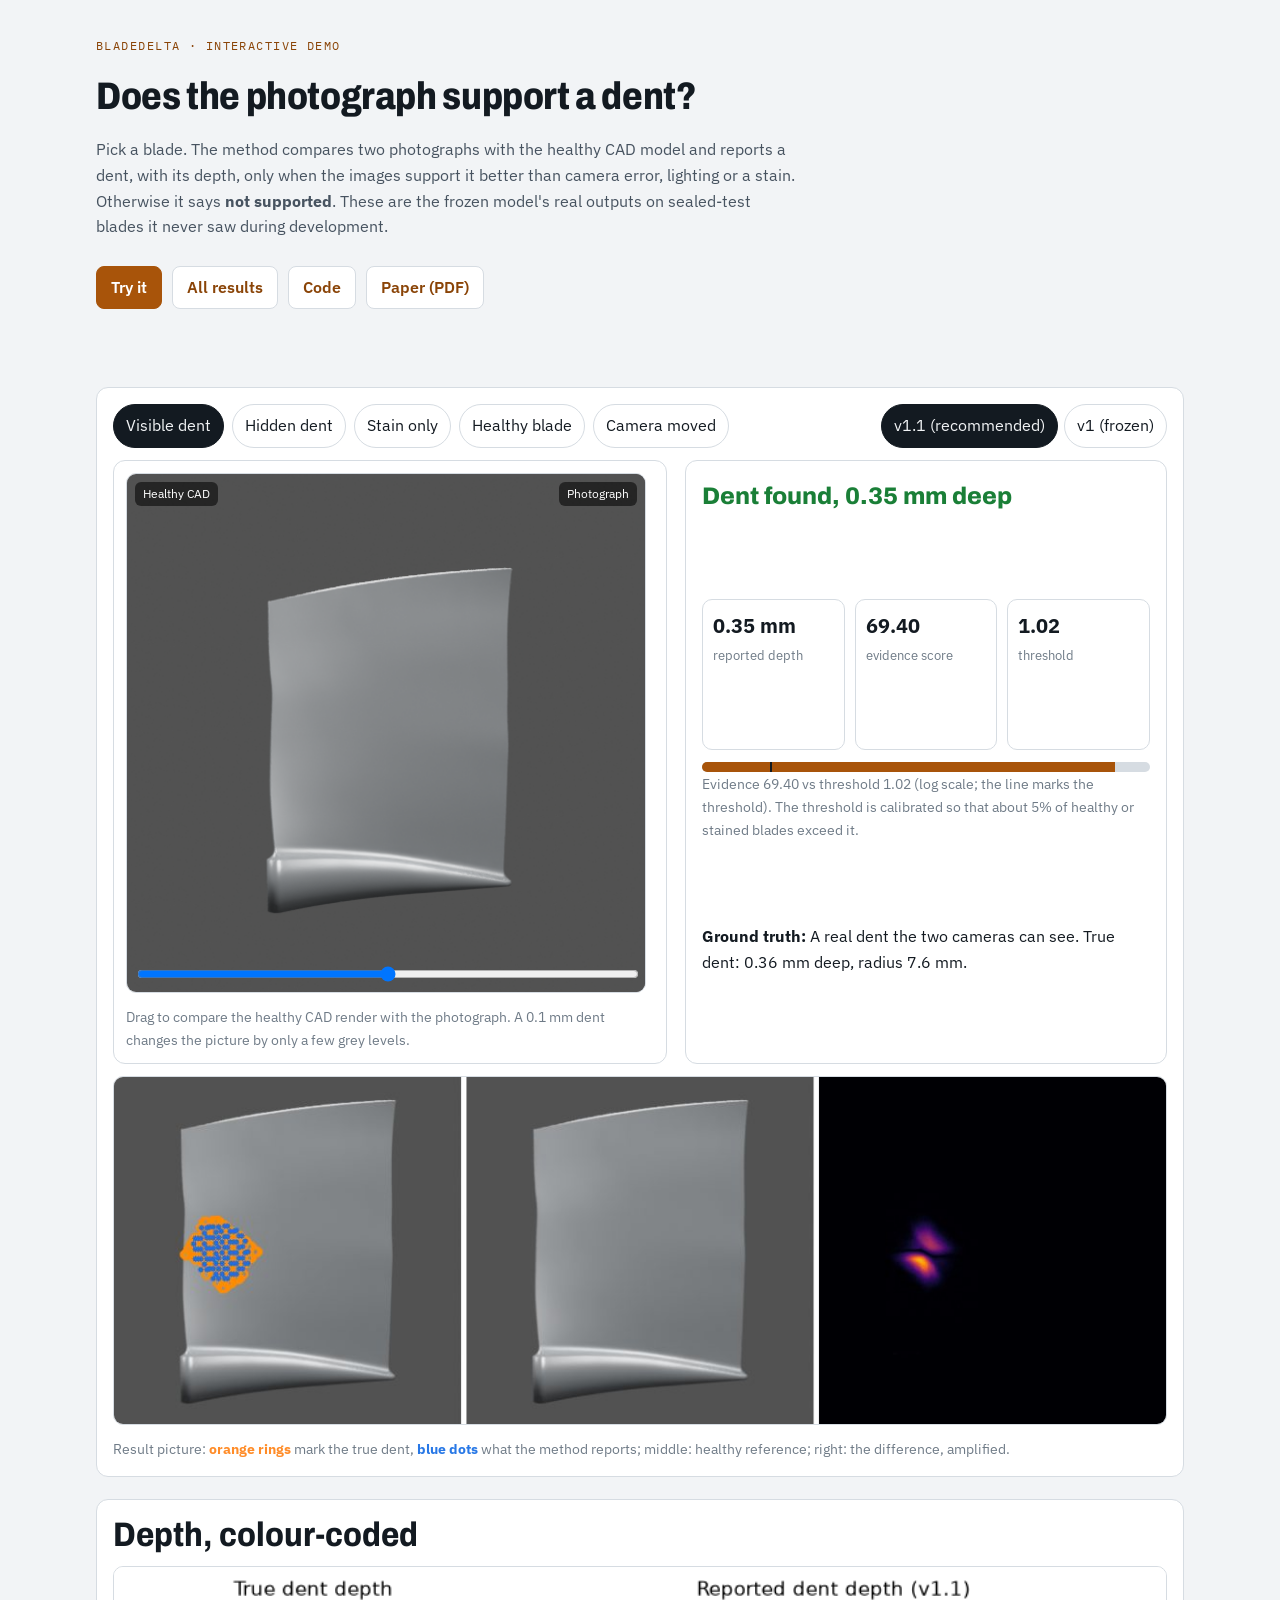
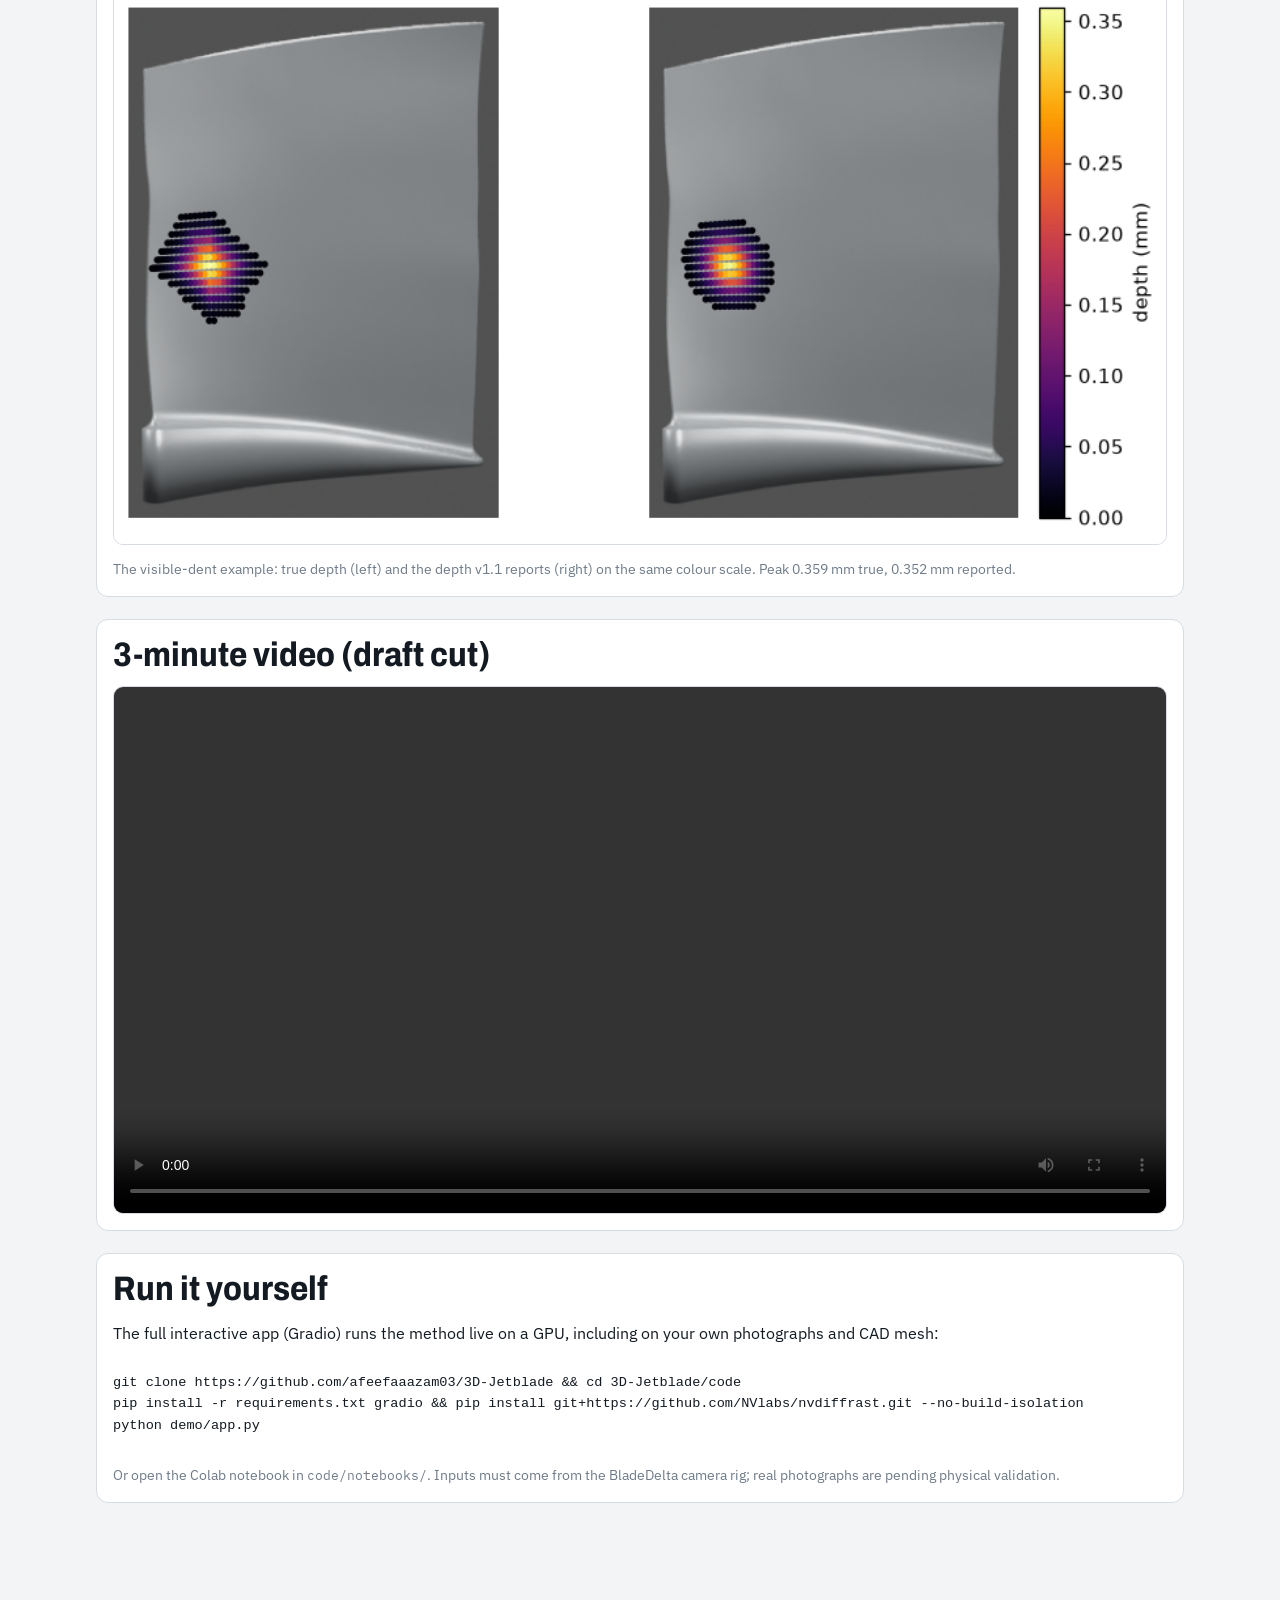
<file: try.html>
<!doctype html>
<html lang="en"><head><meta charset="utf-8"><meta name="viewport" content="width=device-width, initial-scale=1">
<title>BladeDelta Demo</title>
<link rel="preconnect" href="https://fonts.googleapis.com"><link rel="preconnect" href="https://fonts.gstatic.com" crossorigin>
<link rel="stylesheet" href="https://fonts.googleapis.com/css2?family=Archivo:wdth,wght@62..125,600..800&family=IBM+Plex+Mono:wght@400;500;600&family=IBM+Plex+Sans:ital,wght@0,400;0,500;0,600;1,400&display=swap">
<link rel="stylesheet" href="styles.css">
<style>
:root{--ok:#1a7f37;--no:#9a6700;--card:var(--surface)}
main.try{max-width:1120px;margin:0 auto;padding:28px 16px 64px;display:grid;gap:22px}
.hero h1{font-size:clamp(1.6rem,4vw,2.4rem);line-height:1.1}
.hero p{max-width:70ch;color:var(--ink-2)}
.cta{display:flex;flex-wrap:wrap;gap:10px;margin-top:6px}
.cta a{padding:8px 14px;border-radius:8px;border:1px solid var(--line);background:var(--surface);text-decoration:none;font-weight:600}
.cta a.primary{background:var(--accent);color:#fff;border-color:var(--accent)}
.chips{display:flex;flex-wrap:wrap;gap:8px}
.chips button,.seg button{font:inherit;padding:8px 12px;border-radius:999px;border:1px solid var(--line);background:var(--surface);color:var(--ink);cursor:pointer}
.chips button[aria-pressed=true],.seg button[aria-pressed=true]{background:var(--ink);color:var(--bg,#fff);border-color:var(--ink)}
.seg{display:inline-flex;gap:6px}
.grid{display:grid;grid-template-columns:minmax(0,1.15fr) minmax(0,1fr);gap:18px}
@media (max-width:860px){.grid{grid-template-columns:minmax(0,1fr)}}
.card{background:var(--card);border:1px solid var(--line);border-radius:12px;padding:16px;display:grid;gap:12px;min-width:0}
.verdict{font-family:Archivo,sans-serif;font-size:1.5rem;font-weight:800}
.verdict.ok{color:var(--ok)} .verdict.no{color:var(--no)}
.kpis{display:grid;grid-template-columns:repeat(3,minmax(0,1fr));gap:10px}
.kpi{border:1px solid var(--line);border-radius:10px;padding:10px}
.kpi b{display:block;font-size:1.25rem}
.kpi span{font-size:.8rem;color:var(--muted)}
.bar{height:10px;border-radius:6px;background:var(--line);position:relative;overflow:hidden}
.bar i{position:absolute;inset:0 auto 0 0;background:var(--accent)}
.bar em{position:absolute;top:-3px;bottom:-3px;width:2px;background:var(--ink)}
.slider{position:relative;border-radius:10px;overflow:hidden;border:1px solid var(--line);aspect-ratio:1/1;max-width:520px;user-select:none}
.slider img{position:absolute;inset:0;width:100%;height:100%;object-fit:cover}
.slider .top{clip-path:inset(0 0 0 50%)}
.slider input{position:absolute;inset:auto 8px 8px 8px;width:calc(100% - 16px)}
.slider .lab{position:absolute;top:8px;padding:2px 8px;border-radius:6px;background:rgba(0,0,0,.55);color:#fff;font-size:.78rem}
img.panel{width:100%;border-radius:10px;border:1px solid var(--line)}
.muted{color:var(--muted);font-size:.9rem}
</style></head><body><main class="try">
<section class="hero">
  <span class="eyebrow">BladeDelta · interactive demo</span>
  <h1>Does the photograph support a dent?</h1>
  <p>Pick a blade. The method compares two photographs with the healthy CAD model and reports a dent, with its depth, only
  when the images support it better than camera error, lighting or a stain. Otherwise it says <b>not supported</b>.
  These are the frozen model's real outputs on sealed-test blades it never saw during development.</p>
  <div class="cta"><a class="primary" href="#demo">Try it</a><a href="results.html">All results</a>
  <a href="https://github.com/afeefaaazam03/3D-Jetblade/tree/main/code">Code</a><a href="paper/BladeDelta_draft.pdf">Paper (PDF)</a></div>
</section>

<section id="demo" class="card">
  <div style="display:flex;flex-wrap:wrap;gap:12px;align-items:center;justify-content:space-between">
    <div class="chips" id="chips" role="group" aria-label="Example"></div>
    <div class="seg" role="group" aria-label="Model"><button data-v="v1.1" aria-pressed="true">v1.1 (recommended)</button><button data-v="v1" aria-pressed="false">v1 (frozen)</button></div>
  </div>
  <div class="grid">
    <div class="card" style="padding:12px">
      <div class="slider" id="slider"><img id="imgBase" alt="Healthy CAD render"><img id="imgTop" class="top" alt="Input photograph">
        <span class="lab" style="left:8px">Healthy CAD</span><span class="lab" style="right:8px">Photograph</span>
        <input type="range" min="0" max="100" value="50" id="range" aria-label="Compare healthy CAD and photograph"></div>
      <p class="muted">Drag to compare the healthy CAD render with the photograph. A 0.1&nbsp;mm dent changes the picture by only a few grey levels.</p>
    </div>
    <div class="card">
      <div class="verdict" id="verdict"></div>
      <div class="kpis">
        <div class="kpi"><b id="depth"></b><span>reported depth</span></div>
        <div class="kpi"><b id="gain"></b><span>evidence score</span></div>
        <div class="kpi"><b id="tau"></b><span>threshold</span></div>
      </div>
      <div><div class="bar" aria-hidden="true"><i id="fill"></i><em id="mark"></em></div>
      <p class="muted" id="conf"></p></div>
      <p><b>Ground truth:</b> <span id="truth"></span></p>
    </div>
  </div>
  <img class="panel" id="panel" alt="Result: photograph with true dent (orange rings) and reported dent (blue), healthy reference, difference">
  <p class="muted">Result picture: <b style="color:#ff8c28">orange rings</b> mark the true dent, <b style="color:#2878e6">blue dots</b> what the method reports; middle: healthy reference; right: the difference, amplified.</p>
</section>

<section class="card">
  <h2>Depth, colour-coded</h2>
  <img class="panel" src="img/try/depth_01.png" alt="True and reported dent depth, colour-coded">
  <p class="muted">The visible-dent example: true depth (left) and the depth v1.1 reports (right) on the same colour scale. Peak 0.359&nbsp;mm true, 0.352&nbsp;mm reported.</p>
</section>

<section class="card">
  <h2>3-minute video (draft cut)</h2>
  <video controls preload="metadata" style="width:100%;border-radius:10px;border:1px solid var(--line)" src="media/bladedelta_demo_draft.mp4"></video>
</section>

<section class="card">
  <h2>Run it yourself</h2>
  <p>The full interactive app (Gradio) runs the method live on a GPU, including on your own photographs and CAD mesh:</p>
  <pre style="white-space:pre-wrap;font-size:.85rem">git clone https://github.com/afeefaaazam03/3D-Jetblade && cd 3D-Jetblade/code
pip install -r requirements.txt gradio && pip install git+https://github.com/NVlabs/nvdiffrast.git --no-build-isolation
python demo/app.py</pre>
  <p class="muted">Or open the Colab notebook in <code>code/notebooks/</code>. Inputs must come from the BladeDelta camera rig; real photographs are pending physical validation.</p>
</section>
</main>
<script>
var D = null, cur = '01_dent_found', ver = 'v1.1';
function fmt(x, d) { return (Math.round(x * Math.pow(10, d)) / Math.pow(10, d)).toFixed(d); }
function render() {
  var e = D[cur], o = e.out[ver], ok = o.decision === 'dent supported';
  var p = 'img/try/' + cur + '_';
  document.getElementById('imgBase').src = p + 'healthy_v005.png';
  document.getElementById('imgTop').src = p + 'observed_v005.png';
  document.getElementById('panel').src = p + 'panel_' + ver + '.jpg';
  var v = document.getElementById('verdict');
  v.textContent = ok ? 'Dent found, ' + fmt(o.depth_mm, 2) + ' mm deep' : 'Not supported: no dent reported';
  v.className = 'verdict ' + (ok ? 'ok' : 'no');
  document.getElementById('depth').textContent = ok ? fmt(o.depth_mm, 2) + ' mm' : '—';
  document.getElementById('gain').textContent = fmt(o.fit_gain, 2);
  document.getElementById('tau').textContent = fmt(o.threshold, 2);
  var scale = Math.log10(1 + o.fit_gain) / Math.log10(1 + 100), tsc = Math.log10(1 + o.threshold) / Math.log10(1 + 100);
  document.getElementById('fill').style.width = Math.min(100, scale * 100) + '%';
  document.getElementById('mark').style.left = (tsc * 100) + '%';
  document.getElementById('conf').textContent = 'Evidence ' + fmt(o.fit_gain, 2) + ' vs threshold ' + fmt(o.threshold, 2) +
    ' (log scale; the line marks the threshold). The threshold is calibrated so that about 5% of healthy or stained blades exceed it.';
  var t = e.truth.dent;
  document.getElementById('truth').textContent = e.why + (t ? ' True dent: ' + fmt(t.depth_mm, 2) + ' mm deep, radius ' + fmt(t.radius_mm, 1) + ' mm.' : '');
  document.querySelectorAll('#chips button').forEach(function (b) { b.setAttribute('aria-pressed', b.dataset.k === cur); });
  document.querySelectorAll('.seg button').forEach(function (b) { b.setAttribute('aria-pressed', b.dataset.v === ver); });
}
fetch('try_data.json').then(function (r) { return r.json(); }).then(function (d) {
  D = d; var c = document.getElementById('chips');
  Object.keys(d).forEach(function (k) { var b = document.createElement('button'); b.textContent = d[k].title; b.dataset.k = k;
    b.onclick = function () { cur = k; render(); }; c.appendChild(b); });
  render();
});
document.querySelectorAll('.seg button').forEach(function (b) { b.onclick = function () { ver = b.dataset.v; render(); }; });
document.getElementById('range').oninput = function (e) { document.getElementById('imgTop').style.clipPath = 'inset(0 0 0 ' + e.target.value + '%)'; };
</script>
</body></html>
</file>
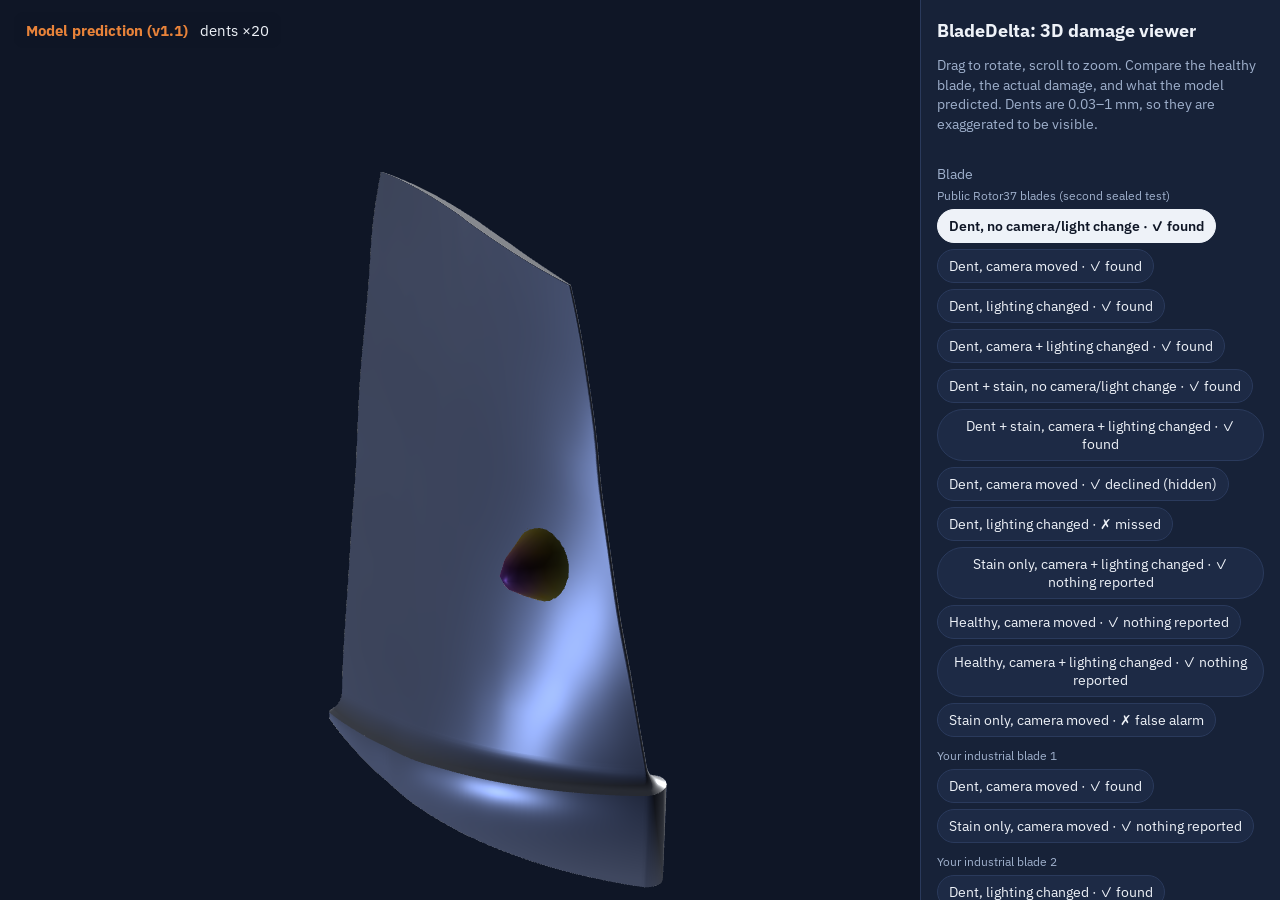
<file: viewer3d.html>
<!doctype html>
<html lang="en"><head><meta charset="utf-8"><meta name="viewport" content="width=device-width, initial-scale=1">
<title>BladeDelta 3D Viewer</title>
<link rel="preconnect" href="https://fonts.googleapis.com"><link rel="preconnect" href="https://fonts.gstatic.com" crossorigin>
<link rel="stylesheet" href="https://fonts.googleapis.com/css2?family=IBM+Plex+Sans:wght@400;500;600;700&display=swap">
<style>
:root{--bg:#0f1626;--panel:#172238;--line:#2a3a5c;--ink:#eef2f8;--muted:#9fb0cc;--accent:#e8833a;--blue:#4f8cff;--ok:#5cd08a;--no:#f2c14e}
*{box-sizing:border-box}html,body{margin:0;height:100%;background:var(--bg);color:var(--ink);font-family:'IBM Plex Sans',system-ui,sans-serif}
.app{display:grid;grid-template-columns:minmax(0,1fr) 360px;height:100vh}
@media (max-width:900px){.app{grid-template-columns:minmax(0,1fr);grid-template-rows:60vh auto;height:auto}}
#view{position:relative;min-height:320px}#view canvas{display:block;width:100%;height:100%}
.side{background:var(--panel);border-left:1px solid var(--line);padding:18px 16px;display:flex;flex-direction:column;gap:14px;overflow:auto}
h1{font-size:1.15rem;margin:0}.muted{color:var(--muted);font-size:.88rem;line-height:1.4}
.grp{display:flex;flex-wrap:wrap;gap:6px}
button{font:inherit;font-size:.86rem;padding:7px 11px;border-radius:999px;border:1px solid var(--line);background:#1d2a45;color:var(--ink);cursor:pointer}
button[aria-pressed=true]{background:var(--ink);color:#0f1626;border-color:var(--ink);font-weight:600}
.card{border:1px solid var(--line);border-radius:10px;padding:10px 12px;display:grid;gap:6px}
.row{display:flex;justify-content:space-between;gap:8px;font-size:.9rem}.row b{font-weight:600}
.ok{color:var(--ok)}.no{color:var(--no)}
label{font-size:.85rem;color:var(--muted)}input[type=range]{width:100%}
.legend{height:12px;border-radius:6px;background:linear-gradient(90deg,#c9ced6,#fde725,#f98e09,#bc3754,#57106e)}
.hud{position:absolute;left:14px;top:12px;background:rgba(15,22,38,.75);padding:8px 12px;border-radius:10px;font-size:.95rem;pointer-events:none;max-width:70%}
.hud b{color:var(--accent)}a{color:var(--blue)}
.photos{display:grid;grid-template-columns:1fr 1fr;gap:8px}.photos figure:last-child{grid-column:span 2}
.photos figure{margin:0;display:grid;gap:4px}.photos img{width:100%;height:140px;object-fit:contain;background:#0b1120;border-radius:8px}.photos figure:last-child img{height:120px}
.photos figcaption{font-size:.76rem;color:var(--muted)}.gh{font-size:.78rem;color:var(--muted);width:100%;margin-top:4px}

</style>
<script type="importmap">{"imports":{"three":"./vendor/three/three.module.js","three/addons/":"./vendor/three/addons/"}}</script>
<style>.embed .app{grid-template-columns:1fr;grid-template-rows:100vh;height:100vh}.embed .side{display:none}</style>
<script>if(new URLSearchParams(location.search).get('embed')==='1')document.documentElement.classList.add('embed');</script>
</head><body>
<div id="fail" style="display:none;position:fixed;inset:0;z-index:50;background:#0b1020;color:#e6ebf5;font:15px/1.5 system-ui,sans-serif;padding:24px;overflow:auto"><div style="max-width:760px;margin:6vh auto;text-align:center">
<h2 style="margin:0 0 8px">The interactive 3D view could not start in this browser</h2>
<p id="failwhy" style="color:#9aa6bd;margin:0 0 14px"></p>
<img id="failgif" alt="Recorded rotation" style="max-width:100%;border-radius:12px;border:1px solid rgba(255,255,255,.12)">
<p style="color:#9aa6bd;font-size:13px">Above: a recording of the same view. To use the interactive version, enable hardware acceleration (Chrome: Settings → System → “Use graphics acceleration when available”) and reload, or try another browser.</p></div></div>
<script>
(function(){var ok=false;try{var c=document.createElement('canvas');ok=!!(c.getContext('webgl2')||c.getContext('webgl'));}catch(e){}
window.__fail=function(why){var f=document.getElementById('fail');if(!f)return;document.getElementById('failwhy').textContent=why;document.getElementById('failgif').src='img/vr/spin_cad6_1005_21.gif';f.style.display='block';};
if(!ok)addEventListener('DOMContentLoaded',function(){__fail('3D graphics (WebGL) are turned off or unavailable.');});
addEventListener('error',function(e){if(!window.__started)__fail('A script failed to load: '+(e.message||e.filename||'unknown error'));},true);
setTimeout(function(){if(!window.__started)__fail('The 3D view did not start within 12 seconds.');},12000);})();
</script>
<div class="app">
  <div id="view"><div class="hud" id="hud">Loading…</div>
</div>
  <div class="side">
    <div><h1>BladeDelta: 3D damage viewer</h1>
    <p class="muted">Drag to rotate, scroll to zoom. Compare the healthy blade, the actual damage, and what the model predicted. Dents are 0.03–1 mm, so they are exaggerated to be visible.</p></div>
    <div><label>Blade</label><div class="grp" id="cases"></div></div>
    <div><label>Show</label><div class="grp" id="modes">
      <button data-m="healthy">Healthy</button><button data-m="true">Actual damage</button>
      <button data-m="v11">Model prediction (v1.1)</button><button data-m="v1">Old model (v1)</button></div></div>
    <div><label>Exaggerate dents: <span id="exv">×20</span></label><input id="ex" type="range" min="1" max="60" value="20"></div>
    <div class="grp"><button id="spin" aria-pressed="true">Rotate 360°</button><button id="cmp">Side by side: actual vs model</button><button id="photos" aria-pressed="false">Show original photos</button></div>
    <div class="card" id="info"></div>
  <div class="photos" id="strip" style="display:none">
    <figure><img id="ph4" alt="Input photo, camera 1"><figcaption>Original photo, camera 1</figcaption></figure>
    <figure><img id="ph5" alt="Input photo, camera 2"><figcaption>Original photo, camera 2</figcaption></figure>
    <figure><img id="pan" alt="Result: true dent orange rings, model prediction blue"><figcaption>Result on the photo: <b style="color:#ff8c28">orange rings</b> = actual damage, <b style="color:#4f8cff">blue</b> = model prediction · healthy reference · difference</figcaption></figure>
  </div>
    <div><label>Depth colour (mm)</label><div class="legend"></div><div class="row muted"><span>0</span><span id="lmax">0.4</span></div></div>
    <p class="muted">Rendered blades from the BladeDelta benchmark: Rotor37 blades from the second sealed test, and all six of your industrial blade designs (held-out where noted). Results are the model's real sealed-test outputs. <a href="try.html">2D demo</a> · <a href="results.html">all results</a></p>
  </div>
</div>
<script type="module">
import * as THREE from 'three';
import { OrbitControls } from 'three/addons/controls/OrbitControls.js';
const view = document.getElementById('view');
const renderer = new THREE.WebGLRenderer({ antialias: true }); renderer.setPixelRatio(Math.min(devicePixelRatio, 2));
view.appendChild(renderer.domElement);
const scene = new THREE.Scene(); scene.background = new THREE.Color(0x0f1626);
const camera = new THREE.PerspectiveCamera(35, 1, 0.1, 5000);
const controls = new OrbitControls(camera, renderer.domElement); controls.enableDamping = true; controls.autoRotate = true; controls.autoRotateSpeed = 2.2;
scene.add(new THREE.HemisphereLight(0xdfe8ff, 0x22283a, 0.9));
const d1 = new THREE.DirectionalLight(0xffffff, 1.6); d1.position.set(1, 1.4, 1); scene.add(d1);
const d2 = new THREE.DirectionalLight(0x9fb8ff, 0.6); d2.position.set(-1.2, -0.4, -1); scene.add(d2);
const group = new THREE.Group(); scene.add(group);
let CASES = [], cur = null, mode = "v11", ex = 20, sideBySide = false, meshes = [];
const stops = [[0, [0.79, 0.81, 0.84]], [0.15, [0.99, 0.91, 0.15]], [0.45, [0.98, 0.56, 0.04]], [0.75, [0.74, 0.22, 0.33]], [1, [0.34, 0.06, 0.43]]];
function ramp(t) { t = Math.max(0, Math.min(1, t)); for (let i = 1; i < stops.length; i++) if (t <= stops[i][0]) { const [a, ca] = stops[i - 1], [b, cb] = stops[i], u = (t - a) / (b - a); return ca.map((x, k) => x + u * (cb[k] - x)); } return stops[stops.length - 1][1]; }
const MESH = {};
async function load(c) {
  if (c.data) return c.data;
  if (!MESH[c.mesh]) {
    const buf = await (await fetch('demo3d/mesh_' + c.mesh + '.bin')).arrayBuffer();
    MESH[c.mesh] = { pos: new Float32Array(buf, 0, c.nv * 3), tri: new Uint32Array(buf, c.nv * 12, c.nf * 3), nrm: new Float32Array(buf, c.nv * 12 + c.nf * 12, c.nv * 3) };
  }
  const fb = await (await fetch('demo3d/case_' + c.id + '.bin')).arrayBuffer();
  const M = MESH[c.mesh];
  if (!M.radius) { let r = 0; for (let i = 0; i < M.pos.length; i += 3) r = Math.max(r, Math.hypot(M.pos[i], M.pos[i + 1], M.pos[i + 2])); M.radius = r; }
  c.radius = M.radius;
  c.data = { pos: M.pos, tri: M.tri, nrm: M.nrm, fields: { healthy: null, true: new Float32Array(fb, 0, c.nv), v11: new Float32Array(fb, c.nv * 4, c.nv), v1: new Float32Array(fb, c.nv * 8, c.nv) } };
  return c.data;
}
function build(c, field, offsetX) {
  const D = c.data, n = c.nv, g = new THREE.BufferGeometry();
  const p = new Float32Array(n * 3), col = new Float32Array(n * 3), F = D.fields[field];
  let vmax = Math.max(0.05, c.true_depth_mm);
  for (let i = 0; i < n; i++) {
    const s = F ? F[i] : 0;
    for (let k = 0; k < 3; k++) p[3 * i + k] = D.pos[3 * i + k] + D.nrm[3 * i + k] * s * ex * (c.span_mm / 74) + (k === 0 ? offsetX : 0);
    const cc = F ? ramp(Math.abs(s) / vmax) : [0.79, 0.81, 0.84]; col.set(cc, 3 * i);
  }
  g.setAttribute('position', new THREE.BufferAttribute(p, 3)); g.setAttribute('color', new THREE.BufferAttribute(col, 3));
  g.setIndex(new THREE.BufferAttribute(D.tri, 1)); g.computeVertexNormals();
  return new THREE.Mesh(g, new THREE.MeshStandardMaterial({ vertexColors: true, metalness: 0.45, roughness: 0.38, side: THREE.DoubleSide }));
}
function label(c, m) { return { healthy: 'Healthy blade', true: 'Actual damage (truth)', v11: 'Model prediction (v1.1)', v1: 'Old model (v1)' }[m]; }
async function show() {
  const c = cur; await load(c);
  meshes.forEach(m => { group.remove(m); m.geometry.dispose(); }); meshes = [];
  const span = c.span_mm;
  if (sideBySide) { meshes.push(build(c, 'true', -0.55 * span), build(c, 'v11', 0.55 * span)); }
  else meshes.push(build(c, mode, 0));
  meshes.forEach(m => group.add(m));
  document.getElementById('lmax').textContent = Math.max(0.05, c.true_depth_mm).toFixed(2);
  const R = c.results || {}, row = (k, v, cls) => `<div class="row"><span>${k}</span><b class="${cls || ''}">${v}</b></div>`;
  const dec = r => !r ? '—' : (r.reported ? `Dent: ${r.depth_mm.toFixed(2)} mm` : 'Not supported');
  let h = `<div style="font-weight:600">${c.group}: ${c.title}</div><div class="muted">${c.why}</div>`;
  h += row('Actual damage', c.true_depth_mm > 0 ? c.true_depth_mm.toFixed(2) + ' mm deep' : 'none (healthy)');
  if (R.v11) h += row('Model v1.1', dec(R.v11));
  if (R.v11) h += row('Evidence vs threshold', R.v11.evidence.toFixed(2) + ' vs ' + R.v11.threshold.toFixed(2));
  if (R.v11 && R.v11.centre_err_mm != null) h += row('Location error', R.v11.centre_err_mm.toFixed(1) + ' mm');
  if (R.v1) h += row('Old model v1', dec(R.v1) + (R.v1.centre_err_mm != null ? ` (${R.v1.centre_err_mm.toFixed(1)} mm off)` : ''));
  document.getElementById('info').innerHTML = h;
  document.getElementById('ph4').src = 'demo3d/' + c.id + '_v004.png'; document.getElementById('ph5').src = 'demo3d/' + c.id + '_v005.png';
  document.getElementById('pan').src = 'demo3d/' + c.id + '_panel.jpg';
  document.getElementById('hud').innerHTML = sideBySide ? `<b>Left:</b> actual damage &nbsp; <b>Right:</b> model v1.1 &nbsp; (×${ex})` : `<b>${label(c, mode)}</b> &nbsp; dents ×${ex}`;
  document.querySelectorAll('#modes button').forEach(b => b.setAttribute('aria-pressed', !sideBySide && b.dataset.m === mode));
  document.querySelectorAll('#cases button').forEach(b => b.setAttribute('aria-pressed', b.dataset.id === c.id));
  document.getElementById('cmp').setAttribute('aria-pressed', sideBySide);
}
function frame() {
  const span = (cur.radius || cur.span_mm) * (sideBySide ? 3.4 : 2.2);
  camera.position.set(span * 0.2, -span * 1.35, span * 0.35); camera.up.set(0, 0, 1); controls.target.set(0, 0, 0); controls.update();
}
function resize() { const w = view.clientWidth, h = view.clientHeight || 500; renderer.setSize(w, h, false); camera.aspect = w / h; camera.updateProjectionMatrix(); }
addEventListener('resize', resize);
CASES = await (await fetch('demo3d/cases.json')).json();
const cb = document.getElementById('cases');
[...new Set(CASES.map(c => c.group))].forEach(gname => {
  const hd = document.createElement('div'); hd.className = 'gh'; hd.textContent = gname === 'Rotor37' ? 'Public Rotor37 blades (second sealed test)' : 'Your ' + gname.toLowerCase(); cb.appendChild(hd);
  CASES.filter(c => c.group === gname).forEach(c => { const b = document.createElement('button'); const o = (c.results.v11 || {}).outcome || ''; const tag = {'found': '✓ found', 'wrong place': '✗ wrong place', 'missed': '✗ missed', 'correctly declined (hidden)': '✓ declined (hidden)', 'false alarm': '✗ false alarm', 'correctly nothing reported': '✓ nothing reported'}[o] || ''; b.textContent = c.title + '  ·  ' + tag; b.title = c.why; b.dataset.id = c.id; b.onclick = async () => { cur = c; await show(); frame(); }; cb.appendChild(b); });
});
document.getElementById('photos').onclick = e => { const st = document.getElementById('strip'); const on = st.style.display === 'none'; st.style.display = on ? '' : 'none'; e.target.setAttribute('aria-pressed', on); e.target.textContent = on ? 'Hide original photos' : 'Show original photos'; };
document.querySelectorAll('#modes button').forEach(b => b.onclick = async () => { mode = b.dataset.m; sideBySide = false; await show(); frame(); });
document.getElementById('ex').oninput = e => { ex = +e.target.value; document.getElementById('exv').textContent = '×' + ex; show(); };
document.getElementById('spin').onclick = e => { controls.autoRotate = !controls.autoRotate; e.target.setAttribute('aria-pressed', controls.autoRotate); };
document.getElementById('cmp').onclick = async () => { sideBySide = !sideBySide; await show(); frame(); };
const Q = new URLSearchParams(location.search);
cur = CASES.find(c => c.id === Q.get('case')) || CASES[0];
if (Q.get('mode')) mode = Q.get('mode');
if (Q.get('sbs') === '1') sideBySide = true;
if (Q.get('spin') === '0') { controls.autoRotate = false; document.getElementById('spin').setAttribute('aria-pressed', false); }
resize(); await show(); frame();
if (Q.get('az')) { const a = parseFloat(Q.get('az')) * Math.PI / 180, p = camera.position, c = Math.cos(a), sn = Math.sin(a);
  camera.position.set(p.x * c - p.y * sn, p.x * sn + p.y * c, p.z); controls.autoRotate = false; controls.enableDamping = false; controls.update(); }
window.__started = true;
renderer.setAnimationLoop(() => { controls.update(); renderer.render(scene, camera); });
</script>
</body></html>
</file>
<file: styles.css>
/* Layout: left rail of section links beside a 68ch reading column; figures and charts may break wider. Borescope-amber accent on cool steel. */
:root {
  --bg: #f2f4f6;
  --surface: #ffffff;
  --surface-2: #e8ecf0;
  --ink: #131a21;
  --ink-2: #475360;
  --muted: #6f7b87;
  --line: #d6dce2;
  --accent: #a8540a;
  --accent-ink: #8a4407;
  --accent-soft: #fbeedd;
  --ours: #2a78d6;
  --base: #a3acb6;
  --base-2: #66727f;
  --good: #1d7f47;
  --good-soft: #e1f2e8;
  --warn: #9a6a00;
  --warn-soft: #fbf1d6;
  --bad: #b8322a;
  --bad-soft: #fbe4e1;
  --f-display: "Archivo", "Arial Narrow", system-ui, sans-serif;
  --f-body: "IBM Plex Sans", system-ui, -apple-system, "Segoe UI", sans-serif;
  --f-mono: "IBM Plex Mono", ui-monospace, "SFMono-Regular", Menlo, monospace;
  --step--1: 0.8125rem;
  --step-0: 1rem;
  --step-1: 1.1875rem;
  --step-2: 1.5rem;
  --step-3: 2.125rem;
  --step-4: clamp(2.25rem, 5vw, 3.5rem);
}
@media (prefers-color-scheme: dark) {
  :root:not([data-theme="light"]) {
    --bg: #0e1318; --surface: #161d24; --surface-2: #1d262e; --ink: #e7ecf1; --ink-2: #a9b4bf;
    --muted: #7f8a96; --line: #2a343e; --accent: #f0a14a; --accent-ink: #f4b46c; --accent-soft: #2a2015;
    --ours: #3987e5; --base: #4f5a66; --base-2: #8692a0;
    --good: #4cc27f; --good-soft: #14281d; --warn: #e2b34a; --warn-soft: #2a2412; --bad: #ef7a70; --bad-soft: #2e1916;
    color-scheme: dark;
  }
}
:root[data-theme="dark"] {
  --bg: #0e1318; --surface: #161d24; --surface-2: #1d262e; --ink: #e7ecf1; --ink-2: #a9b4bf;
  --muted: #7f8a96; --line: #2a343e; --accent: #f0a14a; --accent-ink: #f4b46c; --accent-soft: #2a2015;
  --ours: #3987e5; --base: #4f5a66; --base-2: #8692a0;
  --good: #4cc27f; --good-soft: #14281d; --warn: #e2b34a; --warn-soft: #2a2412; --bad: #ef7a70; --bad-soft: #2e1916;
  color-scheme: dark;
}

* { box-sizing: border-box; }
html { scroll-behavior: smooth; }
@media (prefers-reduced-motion: reduce) { html { scroll-behavior: auto; } }
body {
  background: var(--bg); color: var(--ink);
  font-family: var(--f-body); font-size: var(--step-0); line-height: 1.6;
  margin: 0; padding-inline: 16px; padding-block: 0 64px;
}
a { color: var(--accent-ink); text-underline-offset: 3px; }
a:focus-visible, button:focus-visible, summary:focus-visible { outline: 2px solid var(--accent); outline-offset: 2px; border-radius: 3px; }
h1, h2, h3 { font-family: var(--f-display); text-wrap: balance; line-height: 1.12; margin: 0; }
h1 { font-size: var(--step-4); font-weight: 800; font-stretch: 85%; letter-spacing: -0.01em; }
h2 { font-size: var(--step-3); font-weight: 750; font-stretch: 88%; }
h3 { font-size: var(--step-1); font-weight: 700; }
p { margin: 0; }
.mono, code { font-family: var(--f-mono); font-size: 0.9em; }
.num { font-variant-numeric: tabular-nums; }

/* Shell */
.shell { max-width: 1180px; margin: 0 auto; display: grid; grid-template-columns: 210px minmax(0, 1fr); gap: 48px; }
.rail { position: sticky; top: env(safe-area-inset-top, 0px); align-self: start; padding-block: 40px; max-height: 100vh; overflow-y: auto; }
.rail .brand { font-family: var(--f-display); font-weight: 800; font-stretch: 80%; font-size: 1.15rem; letter-spacing: 0.02em; text-transform: uppercase; display: block; color: var(--ink); text-decoration: none; margin-bottom: 20px; }
.rail ol { list-style: none; margin: 0; padding: 0; display: grid; gap: 2px; counter-reset: s; }
.rail li a { display: grid; grid-template-columns: 26px 1fr; padding: 6px 8px; border-radius: 6px; color: var(--ink-2); text-decoration: none; font-size: 0.9rem; }
.rail li a::before { counter-increment: s; content: counter(s, decimal-leading-zero); font-family: var(--f-mono); font-size: 0.75rem; color: var(--muted); padding-top: 2px; }
.rail li a:hover { background: var(--surface-2); color: var(--ink); }
.rail .rail-cta { margin-top: 20px; display: block; padding: 10px 12px; border: 1px solid var(--accent); border-radius: 8px; color: var(--accent-ink); text-decoration: none; font-weight: 600; font-size: 0.9rem; }
.rail .rail-cta:hover { background: var(--accent-soft); }
main { min-width: 0; padding-block: 40px 0; }
section { padding-block: 56px; border-top: 1px solid var(--line); display: grid; gap: 22px; }
section:first-child { border-top: 0; padding-top: 8px; }
.read { max-width: 68ch; display: grid; gap: 14px; }
.eyebrow { font-family: var(--f-mono); font-size: 0.75rem; letter-spacing: 0.12em; text-transform: uppercase; color: var(--accent-ink); }
.lede { font-size: var(--step-1); color: var(--ink-2); line-height: 1.5; max-width: 62ch; }
.small { font-size: var(--step--1); color: var(--muted); }

@media (max-width: 900px) {
  .shell { grid-template-columns: minmax(0, 1fr); gap: 0; }
  .rail { position: sticky; top: env(safe-area-inset-top, 0px); z-index: 5; background: var(--bg); padding-block: 10px; max-height: none; border-bottom: 1px solid var(--line); margin-inline: -16px; padding-inline: 16px; }
  .rail .brand, .rail .rail-cta { display: none; }
  .rail ol { display: flex; overflow-x: auto; gap: 4px; scrollbar-width: none; }
  .rail li a { white-space: nowrap; grid-template-columns: auto auto; gap: 6px; }
  main { padding-top: 24px; }
}

/* Hero */
.hero { display: grid; gap: 20px; }
.hero h1 em { font-style: normal; color: var(--accent-ink); }
.status-strip { display: grid; grid-template-columns: repeat(4, minmax(0, 1fr)); gap: 1px; background: var(--line); border: 1px solid var(--line); border-radius: 10px; overflow: hidden; }
.status-strip > div { background: var(--surface); padding: 14px 16px; display: grid; gap: 6px; align-content: start; }
.status-strip .k { font-family: var(--f-mono); font-size: 0.7rem; letter-spacing: 0.1em; text-transform: uppercase; color: var(--muted); }
.status-strip .v { font-weight: 600; line-height: 1.35; }
@media (max-width: 760px) { .status-strip { grid-template-columns: repeat(2, minmax(0, 1fr)); } }
@media (max-width: 420px) { .status-strip { grid-template-columns: minmax(0, 1fr); } }

/* Chips */
.chip { display: inline-flex; align-items: center; gap: 6px; font-family: var(--f-mono); font-size: 0.72rem; letter-spacing: 0.04em; padding: 2px 8px; border-radius: 99px; border: 1px solid currentColor; white-space: nowrap; width: fit-content; }
.chip::before { content: ""; width: 6px; height: 6px; border-radius: 50%; background: currentColor; }
.chip.done { color: var(--good); background: var(--good-soft); }
.chip.partial { color: var(--warn); background: var(--warn-soft); }
.chip.no { color: var(--bad); background: var(--bad-soft); }
.chip.paused { color: var(--muted); background: var(--surface-2); }

/* Figures */
figure { margin: 0; display: grid; gap: 10px; }
figure img { display: block; width: 100%; height: auto; border-radius: 8px; border: 1px solid var(--line); background: #fff; }
figcaption { font-size: var(--step--1); color: var(--muted); max-width: 80ch; }
.two { display: grid; grid-template-columns: minmax(0, 1fr) minmax(0, 1fr); gap: 28px; align-items: start; }
@media (max-width: 760px) { .two { grid-template-columns: minmax(0, 1fr); } }

/* Callouts */
.note { border-left: 3px solid var(--accent); background: var(--accent-soft); padding: 14px 16px; border-radius: 0 8px 8px 0; display: grid; gap: 6px; max-width: 80ch; }
.note strong { color: var(--ink); }

/* Glossary */
.gloss { display: grid; grid-template-columns: repeat(auto-fill, minmax(230px, 1fr)); gap: 10px; }
.gloss div { background: var(--surface); border: 1px solid var(--line); border-radius: 8px; padding: 12px 14px; display: grid; gap: 4px; }
.gloss dt { font-family: var(--f-mono); font-size: 0.8rem; font-weight: 600; color: var(--accent-ink); }
.gloss dd { margin: 0; font-size: 0.9rem; color: var(--ink-2); line-height: 1.45; }

/* Timeline */
.timeline { display: grid; gap: 0; border-left: 2px solid var(--line); margin-left: 6px; }
.phase { position: relative; padding: 0 0 28px 26px; display: grid; gap: 8px; }
.phase::before { content: ""; position: absolute; left: -8px; top: 6px; width: 14px; height: 14px; border-radius: 50%; background: var(--surface); border: 3px solid var(--base-2); }
.phase.current::before { border-color: var(--accent); background: var(--accent); }
.phase .when { font-family: var(--f-mono); font-size: 0.78rem; color: var(--muted); }
.phase .head { display: flex; flex-wrap: wrap; align-items: baseline; gap: 10px; }
.phase p { max-width: 70ch; color: var(--ink-2); }
.phase .why { font-size: 0.92rem; }
.phase .why b { color: var(--ink); }

/* Tables */
.tablewrap { overflow-x: auto; border: 1px solid var(--line); border-radius: 10px; background: var(--surface); }
table { border-collapse: collapse; width: 100%; font-size: 0.9rem; }
th, td { text-align: left; padding: 10px 14px; border-bottom: 1px solid var(--line); vertical-align: top; }
th { font-family: var(--f-mono); font-size: 0.72rem; letter-spacing: 0.08em; text-transform: uppercase; color: var(--muted); font-weight: 500; background: var(--surface-2); }
tr:last-child td { border-bottom: 0; }
td.n { font-variant-numeric: tabular-nums; text-align: right; white-space: nowrap; }
td .sub { display: block; color: var(--muted); font-size: 0.82rem; }

/* Flow diagram */
.flow { display: flex; flex-wrap: wrap; align-items: stretch; gap: 8px; }
.flow .node { flex: 1 1 140px; min-width: 0; background: var(--surface); border: 1px solid var(--line); border-radius: 8px; padding: 12px; display: grid; gap: 4px; align-content: start; position: relative; }
.flow .node b { font-size: 0.92rem; }
.flow .node span { font-size: 0.82rem; color: var(--ink-2); line-height: 1.4; }
.flow .node .tag { font-family: var(--f-mono); font-size: 0.68rem; letter-spacing: 0.08em; text-transform: uppercase; color: var(--muted); }
.flow .node.key { border-color: var(--accent); box-shadow: inset 0 0 0 1px var(--accent); }
.flow .arrow { flex: 0 0 auto; align-self: center; color: var(--muted); font-family: var(--f-mono); }
@media (max-width: 760px) { .flow { flex-direction: column; } .flow .arrow { transform: rotate(90deg); align-self: center; } }

/* Report card example */
.cards { display: grid; grid-template-columns: repeat(4, minmax(0, 1fr)); gap: 10px; }
@media (max-width: 900px) { .cards { grid-template-columns: repeat(2, minmax(0, 1fr)); } }
@media (max-width: 440px) { .cards { grid-template-columns: minmax(0, 1fr); } }
.report { background: var(--surface); border: 1px solid var(--line); border-radius: 8px; padding: 12px 14px; display: grid; gap: 8px; align-content: start; }
.report .who { font-family: var(--f-mono); font-size: 0.7rem; letter-spacing: 0.08em; text-transform: uppercase; color: var(--muted); }
.report pre { margin: 0; font-family: var(--f-mono); font-size: 0.8rem; line-height: 1.55; white-space: pre-wrap; color: var(--ink); }
.report.wrong { border-color: var(--bad); }
.report.right { border-color: var(--good); }
.report .verdict { font-size: 0.82rem; color: var(--ink-2); }

/* Charts (HTML bars drawn to a 0..max linear scale) */
.chart { background: var(--surface); border: 1px solid var(--line); border-radius: 10px; padding: 18px 18px 14px; display: grid; gap: 14px; min-width: 0; }
.chart h3 { font-size: 1.05rem; }
.chart .sub { font-size: 0.85rem; color: var(--muted); margin-top: -8px; }
.legend { display: flex; flex-wrap: wrap; gap: 14px; font-size: 0.82rem; color: var(--ink-2); }
.legend span { display: inline-flex; align-items: center; gap: 6px; }
.legend i { width: 12px; height: 12px; border-radius: 3px; display: inline-block; }
.bars { display: grid; gap: 14px; }
.bgroup { display: grid; grid-template-columns: 128px minmax(0, 1fr); gap: 12px; align-items: center; }
.bgroup .gl { font-size: 0.86rem; color: var(--ink); line-height: 1.3; }
.bgroup .gl small { display: block; color: var(--muted); font-size: 0.76rem; }
.brows { display: grid; gap: 3px; }
.brow { display: grid; grid-template-columns: minmax(0, 1fr) 52px; align-items: center; gap: 8px; }
.track { position: relative; height: 14px; }
.bar { position: absolute; left: 0; top: 0; bottom: 0; border-radius: 0 4px 4px 0; min-width: 2px; cursor: default; }
.bar:hover { filter: brightness(1.1); }
.target { position: absolute; top: -4px; bottom: -4px; width: 2px; background: var(--ink); }
.brow .val { font-family: var(--f-mono); font-size: 0.76rem; color: var(--ink-2); font-variant-numeric: tabular-nums; }
.axis { display: grid; grid-template-columns: 128px minmax(0, 1fr); gap: 12px; }
.axis .ticks { position: relative; height: 16px; margin-right: 60px; border-top: 1px solid var(--line); }
.axis .ticks span { position: absolute; top: 2px; transform: translateX(-50%); font-family: var(--f-mono); font-size: 0.68rem; color: var(--muted); }
.axis .ticks span:first-child { transform: none; }
.axis .ticks span:last-child { transform: translateX(-100%); }
@media (max-width: 520px) { .bgroup, .axis { grid-template-columns: minmax(0, 1fr); gap: 4px; } .axis > div:first-child { display: none; } }
.c-ours { background: var(--ours); }
.c-base { background: var(--base); }
.c-base2 { background: var(--base-2); }
.c-accent { background: var(--accent); }
.charts { display: grid; grid-template-columns: minmax(0, 1fr) minmax(0, 1fr); gap: 16px; }
@media (max-width: 980px) { .charts { grid-template-columns: minmax(0, 1fr); } }
.tip { position: fixed; z-index: 50; pointer-events: none; background: var(--ink); color: var(--bg); font-size: 0.8rem; padding: 6px 9px; border-radius: 6px; max-width: 260px; line-height: 1.35; }

/* Dot strip for counts (n out of N) */
.dots { display: flex; flex-wrap: wrap; gap: 4px; }
.dots i { width: 12px; height: 12px; border-radius: 3px; background: var(--surface-2); border: 1px solid var(--line); }
.dots i.on { background: var(--ours); border-color: var(--ours); }
.dots i.bad { background: var(--bad); border-color: var(--bad); }
.dotrow { display: grid; grid-template-columns: 210px minmax(0, 1fr) 70px; gap: 12px; align-items: center; padding-block: 8px; border-bottom: 1px solid var(--line); }
.dotrow:last-child { border-bottom: 0; }
.dotrow .l { font-size: 0.86rem; }
.dotrow .l small { display: block; color: var(--muted); font-family: var(--f-mono); font-size: 0.7rem; }
.dotrow .r { font-family: var(--f-mono); font-size: 0.8rem; text-align: right; font-variant-numeric: tabular-nums; }
@media (max-width: 640px) { .dotrow { grid-template-columns: minmax(0, 1fr) 60px; } .dotrow .dots { grid-column: 1 / -1; grid-row: 2; } }

/* Kanban-ish status columns */
.cols3 { display: grid; grid-template-columns: repeat(3, minmax(0, 1fr)); gap: 14px; }
@media (max-width: 900px) { .cols3 { grid-template-columns: minmax(0, 1fr); } }
.col { background: var(--surface); border: 1px solid var(--line); border-radius: 10px; padding: 16px; display: grid; gap: 10px; align-content: start; }
.col h3 { display: flex; align-items: center; gap: 8px; }
.col ul { margin: 0; padding-left: 18px; display: grid; gap: 7px; font-size: 0.9rem; color: var(--ink-2); }
.col ul b { color: var(--ink); font-weight: 600; }

details { background: var(--surface); border: 1px solid var(--line); border-radius: 8px; padding: 10px 14px; }
details summary { cursor: pointer; font-weight: 600; }
details[open] summary { margin-bottom: 10px; }

.btn { display: inline-flex; align-items: center; gap: 8px; padding: 12px 18px; border-radius: 8px; background: var(--accent); color: var(--bg); text-decoration: none; font-weight: 600; width: fit-content; }
.btn:hover { filter: brightness(1.08); }
footer { max-width: 1180px; margin: 0 auto; padding-top: 24px; border-top: 1px solid var(--line); font-size: var(--step--1); color: var(--muted); }

/* Progress section additions */
.stats { display: grid; grid-template-columns: repeat(4, minmax(0, 1fr)); gap: 12px; }
@media (max-width: 760px) { .stats { grid-template-columns: repeat(2, minmax(0, 1fr)); } }
.stat { background: var(--surface); border: 1px solid var(--line); border-radius: 10px; padding: 14px 16px; display: grid; gap: 4px; align-content: start; }
.stat .big { font-family: var(--f-display); font-weight: 800; font-stretch: 85%; font-size: 2rem; line-height: 1; font-variant-numeric: tabular-nums; }
.stat .lbl { font-size: 0.85rem; color: var(--ink-2); line-height: 1.35; }
.callout-new { display: flex; flex-wrap: wrap; gap: 10px 16px; align-items: center; background: var(--surface); border: 1px solid var(--accent); border-radius: 10px; padding: 12px 16px; }
.callout-new b { color: var(--ink); }
.fixes td:first-child { font-family: var(--f-mono); font-size: 0.78rem; color: var(--muted); white-space: nowrap; }
tr.ours td { background: color-mix(in srgb, var(--ours) 8%, transparent); }

/* Full timeline section */
.tl-phase { display: grid; gap: 10px; }
.tl-phase > h3 { display: flex; flex-wrap: wrap; gap: 10px; align-items: baseline; }
.tl-list { list-style: none; margin: 0; padding: 0 0 0 18px; border-left: 2px solid var(--line); display: grid; gap: 10px; }
.tl-list li { position: relative; display: grid; grid-template-columns: 92px minmax(0, 1fr); gap: 12px; }
.tl-list li::before { content: ""; position: absolute; left: -25px; top: 7px; width: 10px; height: 10px; border-radius: 50%; background: var(--surface); border: 2px solid var(--base-2); }
.tl-list li.key::before { background: var(--accent); border-color: var(--accent); }
.tl-list .d { font-family: var(--f-mono); font-size: 0.8rem; color: var(--muted); padding-top: 2px; }
.tl-list .x { font-size: 0.93rem; color: var(--ink-2); line-height: 1.5; }
.tl-list .x b { color: var(--ink); }
@media (max-width: 520px) { .tl-list li { grid-template-columns: minmax(0, 1fr); gap: 2px; } }
</file>
